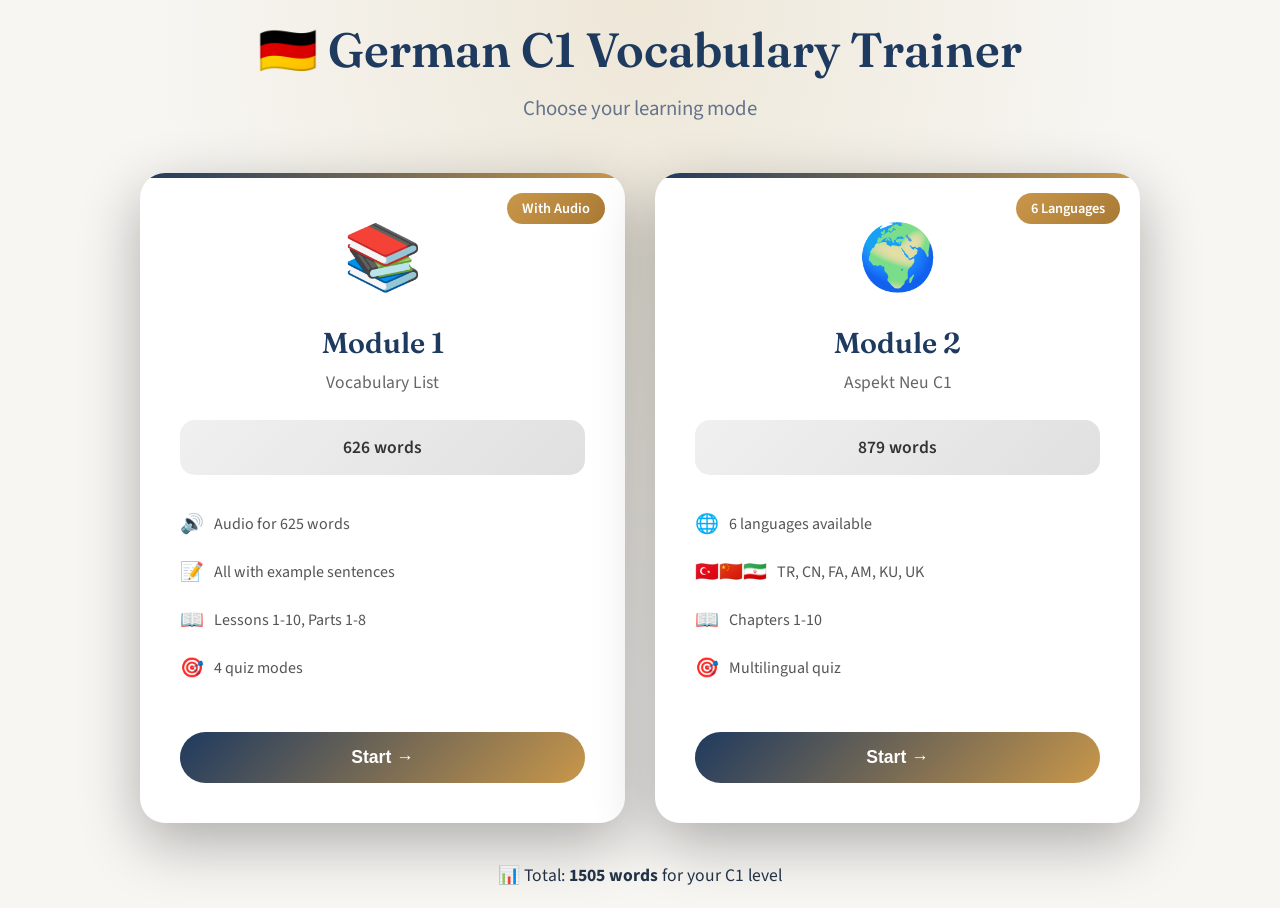
<file: apps/c1/index.html>
<!DOCTYPE html>
<html lang="de">
<head>
    <meta charset="UTF-8">
    <meta name="viewport" content="width=device-width, initial-scale=1.0">
    <title>German C1 Vocabulary Trainer - Module Selection</title>
    <link rel="preconnect" href="https://fonts.googleapis.com">
    <link rel="preconnect" href="https://fonts.gstatic.com" crossorigin>
    <link href="https://fonts.googleapis.com/css2?family=Fraunces:opsz,wght@9..144,400;9..144,500;9..144,600;9..144,700&family=Source+Sans+3:wght@400;500;600;700&display=swap" rel="stylesheet">
    <style>
        * {
            margin: 0;
            padding: 0;
            box-sizing: border-box;
        }

        :root {
            --primary: #1f3a5f;
            --primary-dark: #14263f;
            --secondary: #c9974a;
            --secondary-dark: #a97a35;
            --bg: #f7f6f3;
            --ink: #24344a;
            --muted: #64748b;
            --font-display: 'Fraunces', Georgia, serif;
            --font-body: 'Source Sans 3', -apple-system, BlinkMacSystemFont, 'Segoe UI', sans-serif;
        }

        body {
            font-family: var(--font-body);
            background: radial-gradient(ellipse at top, #eee7d8 0%, var(--bg) 55%);
            min-height: 100vh;
            display: flex;
            align-items: center;
            justify-content: center;
            padding: 20px;
        }

        .container {
            max-width: 1000px;
            width: 100%;
        }

        header {
            text-align: center;
            color: var(--ink);
            margin-bottom: 50px;
        }

        h1 {
            font-family: var(--font-display);
            font-weight: 600;
            font-size: 3rem;
            margin-bottom: 15px;
            color: var(--primary);
            animation: fadeInDown 0.8s ease;
        }

        .subtitle {
            font-size: 1.3rem;
            color: var(--muted);
            font-weight: 400;
        }

        @keyframes fadeInDown {
            from {
                opacity: 0;
                transform: translateY(-30px);
            }
            to {
                opacity: 1;
                transform: translateY(0);
            }
        }

        .modules {
            display: grid;
            grid-template-columns: repeat(auto-fit, minmax(300px, 1fr));
            gap: 30px;
            margin-top: 40px;
        }

        .module-card {
            background: white;
            border-radius: 25px;
            padding: 40px;
            box-shadow: 0 20px 60px rgba(0,0,0,0.3);
            transition: all 0.4s cubic-bezier(0.175, 0.885, 0.32, 1.275);
            cursor: pointer;
            text-align: center;
            position: relative;
            overflow: hidden;
            animation: fadeInUp 0.8s ease;
        }

        @keyframes fadeInUp {
            from {
                opacity: 0;
                transform: translateY(30px);
            }
            to {
                opacity: 1;
                transform: translateY(0);
            }
        }

        .module-card:hover {
            transform: translateY(-10px) scale(1.03);
            box-shadow: 0 30px 80px rgba(0,0,0,0.4);
        }

        .module-card::before {
            content: '';
            position: absolute;
            top: 0;
            left: 0;
            width: 100%;
            height: 5px;
            background: linear-gradient(90deg, var(--primary), var(--secondary));
        }

        .module-icon {
            font-size: 4rem;
            margin-bottom: 20px;
        }

        .module-title {
            font-family: var(--font-display);
            font-size: 1.8rem;
            font-weight: 600;
            color: var(--primary);
            margin-bottom: 10px;
        }

        .module-subtitle {
            font-size: 1.1rem;
            color: #666;
            margin-bottom: 25px;
        }

        .module-features {
            text-align: left;
            margin: 25px 0;
        }

        .feature {
            padding: 10px 0;
            color: #555;
            display: flex;
            align-items: center;
            gap: 10px;
        }

        .feature-icon {
            font-size: 1.2rem;
        }

        .module-stats {
            background: linear-gradient(135deg, #f0f0f0, #e0e0e0);
            padding: 15px;
            border-radius: 15px;
            margin: 20px 0;
        }

        .stat {
            font-size: 1.1rem;
            font-weight: 600;
            color: #333;
        }

        .module-btn {
            background: linear-gradient(135deg, var(--primary), var(--secondary));
            color: white;
            border: none;
            padding: 15px 40px;
            border-radius: 50px;
            font-size: 1.1rem;
            font-weight: 600;
            cursor: pointer;
            transition: all 0.3s;
            margin-top: 15px;
            width: 100%;
        }

        .module-btn:hover {
            transform: scale(1.05);
            box-shadow: 0 10px 30px rgba(31, 58, 95, 0.4);
        }

        .badge {
            position: absolute;
            top: 20px;
            right: 20px;
            background: linear-gradient(135deg, var(--secondary), var(--secondary-dark));
            color: white;
            padding: 5px 15px;
            border-radius: 20px;
            font-size: 0.9rem;
            font-weight: 600;
        }

        @media (max-width: 768px) {
            h1 {
                font-size: 2.2rem;
            }
            .modules {
                grid-template-columns: 1fr;
            }
        }
    </style>
</head>
<body>
    <div class="container">
        <header>
            <h1>🇩🇪 German C1 Vocabulary Trainer</h1>
            <p class="subtitle">Choose your learning mode</p>
        </header>

        <div class="modules">
            <!-- Module 1: Vokabelliste -->
            <div class="module-card" onclick="window.location.href='vokabelliste.html'">
                <span class="badge">With Audio</span>
                <div class="module-icon">📚</div>
                <h2 class="module-title">Module 1</h2>
                <p class="module-subtitle">Vocabulary List</p>

                <div class="module-stats">
                    <div class="stat">626 words</div>
                </div>

                <div class="module-features">
                    <div class="feature">
                        <span class="feature-icon">🔊</span>
                        <span>Audio for 625 words</span>
                    </div>
                    <div class="feature">
                        <span class="feature-icon">📝</span>
                        <span>All with example sentences</span>
                    </div>
                    <div class="feature">
                        <span class="feature-icon">📖</span>
                        <span>Lessons 1-10, Parts 1-8</span>
                    </div>
                    <div class="feature">
                        <span class="feature-icon">🎯</span>
                        <span>4 quiz modes</span>
                    </div>
                </div>

                <button class="module-btn">Start →</button>
            </div>

            <!-- Module 2: Aspekt Neu C1 -->
            <div class="module-card" onclick="window.location.href='aspekt-neu.html'">
                <span class="badge">6 Languages</span>
                <div class="module-icon">🌍</div>
                <h2 class="module-title">Module 2</h2>
                <p class="module-subtitle">Aspekt Neu C1</p>

                <div class="module-stats">
                    <div class="stat">879 words</div>
                </div>

                <div class="module-features">
                    <div class="feature">
                        <span class="feature-icon">🌐</span>
                        <span>6 languages available</span>
                    </div>
                    <div class="feature">
                        <span class="feature-icon">🇹🇷🇨🇳🇮🇷</span>
                        <span>TR, CN, FA, AM, KU, UK</span>
                    </div>
                    <div class="feature">
                        <span class="feature-icon">📖</span>
                        <span>Chapters 1-10</span>
                    </div>
                    <div class="feature">
                        <span class="feature-icon">🎯</span>
                        <span>Multilingual quiz</span>
                    </div>
                </div>

                <button class="module-btn">Start →</button>
            </div>
        </div>

        <div style="text-align: center; margin-top: 40px; color: var(--ink); font-size: 1.1rem;">
            <p>📊 Total: <strong>1505 words</strong> for your C1 level</p>
        </div>
    </div>
</body>
</html>
</file>
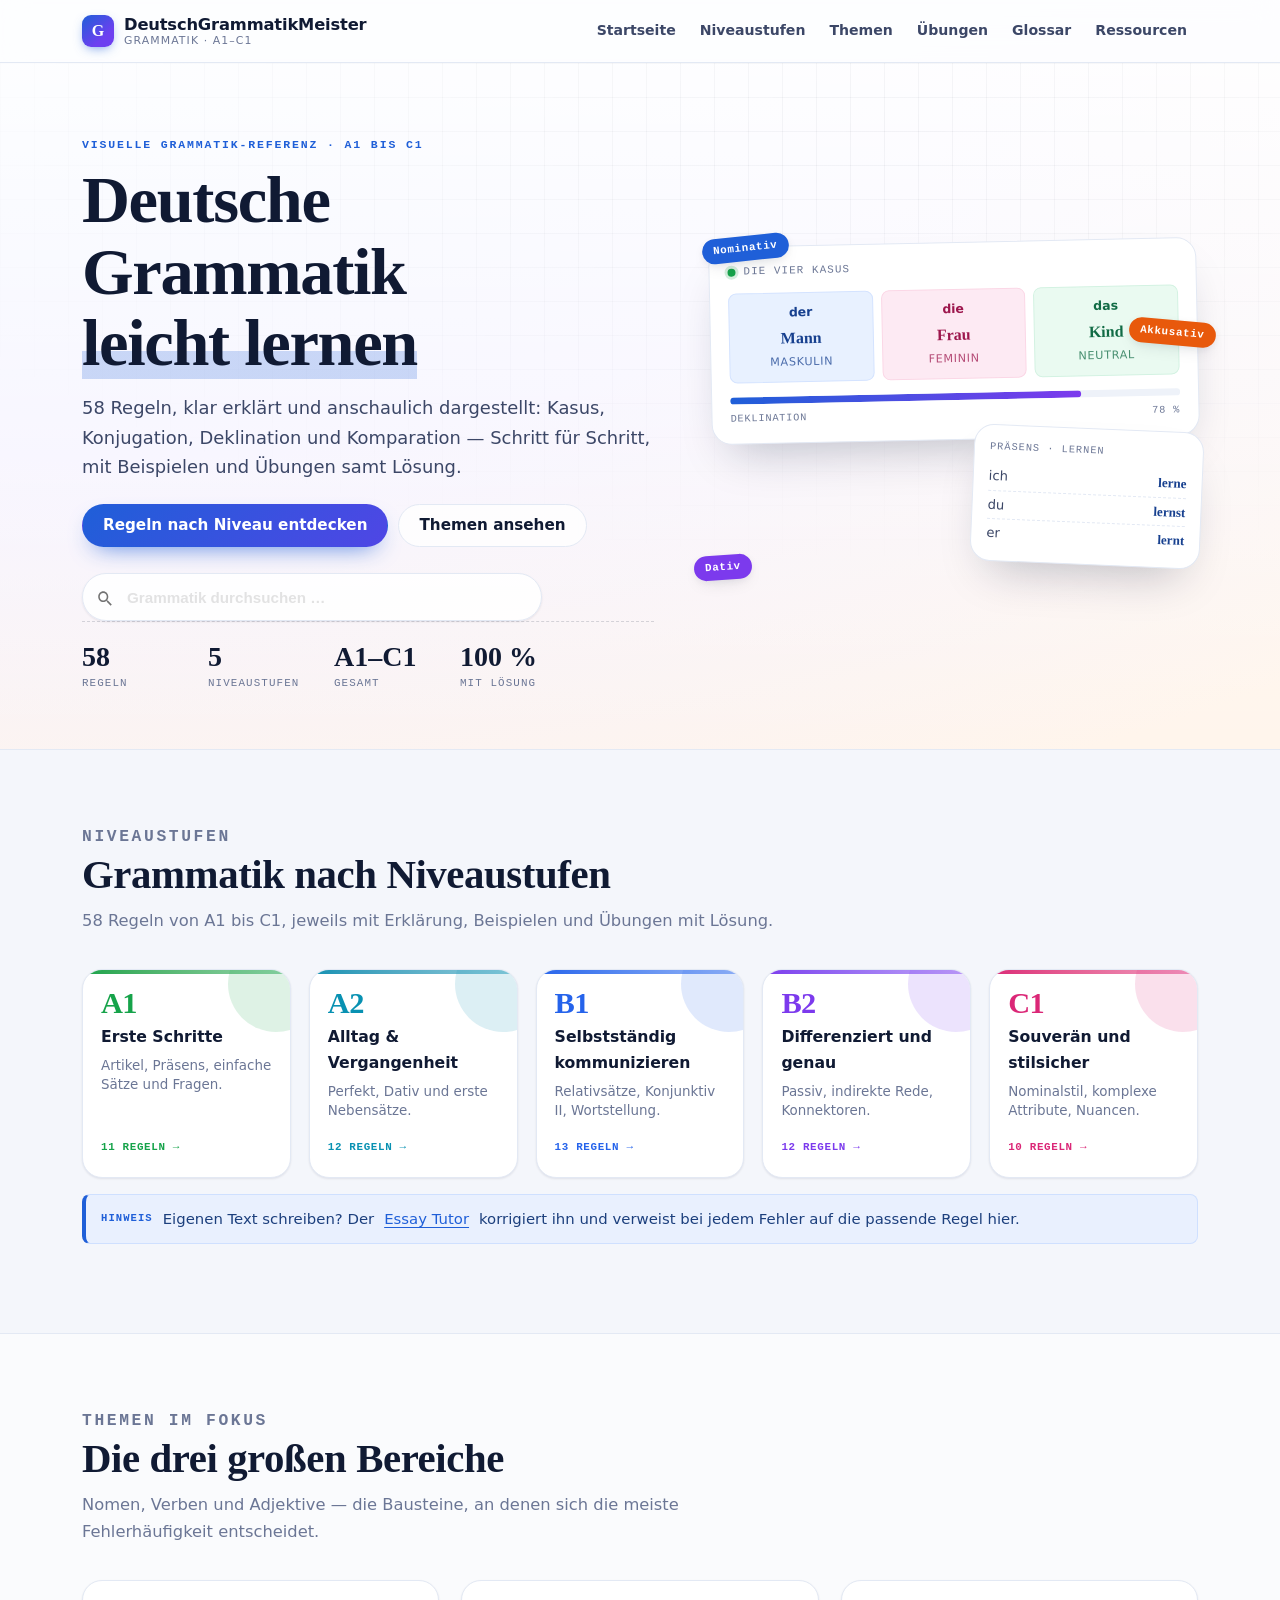
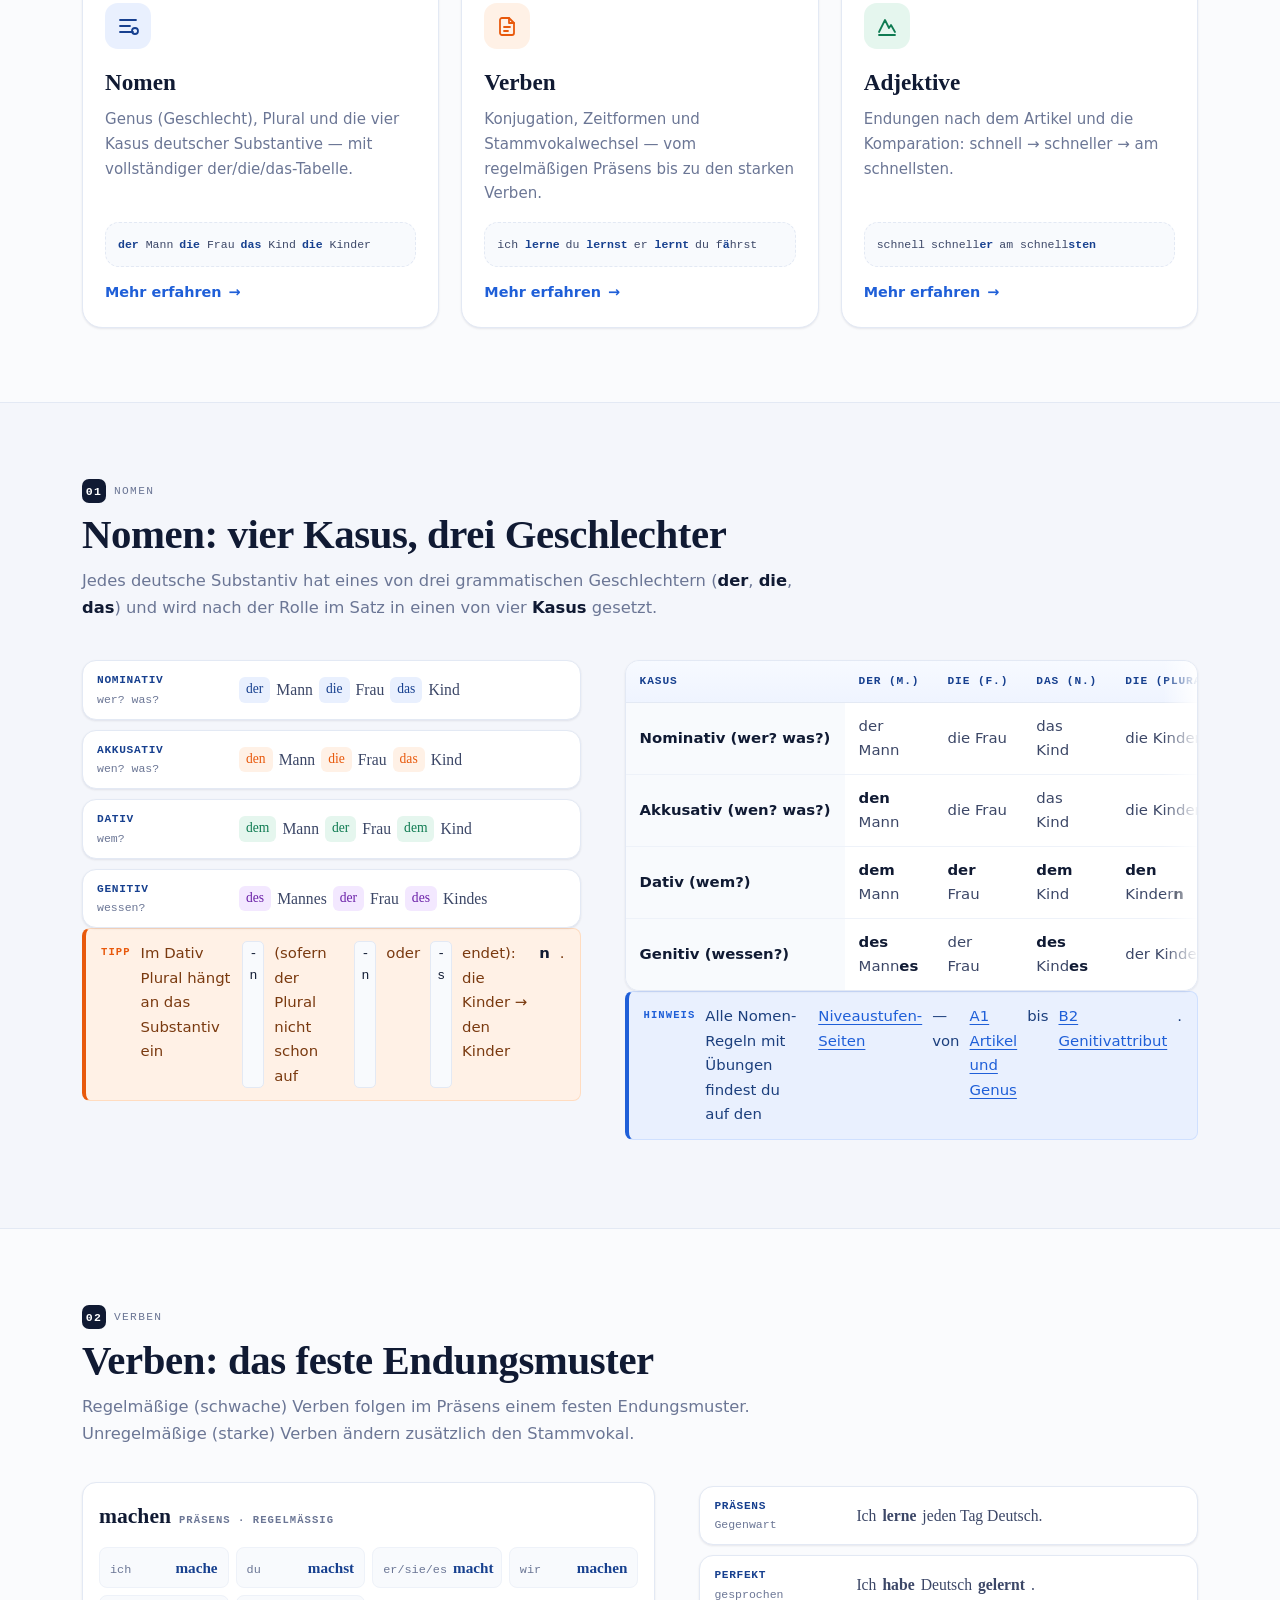
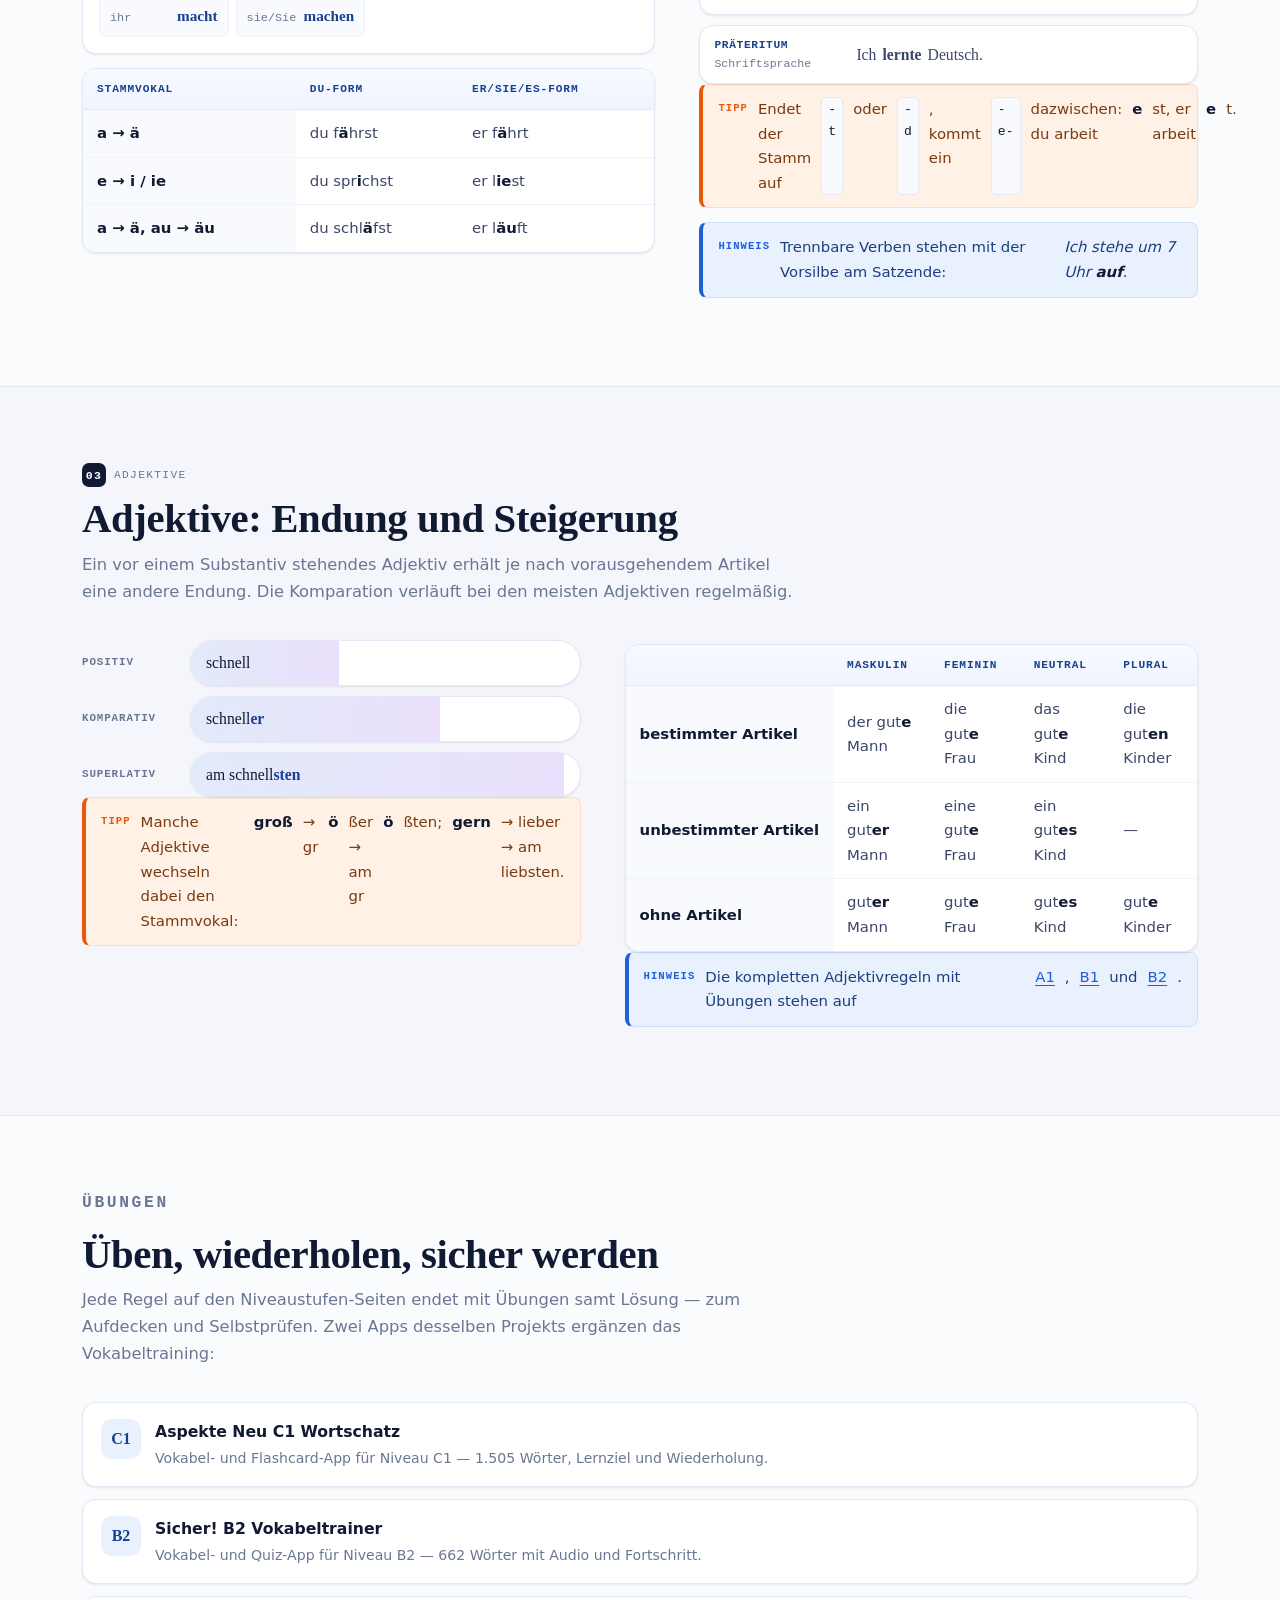
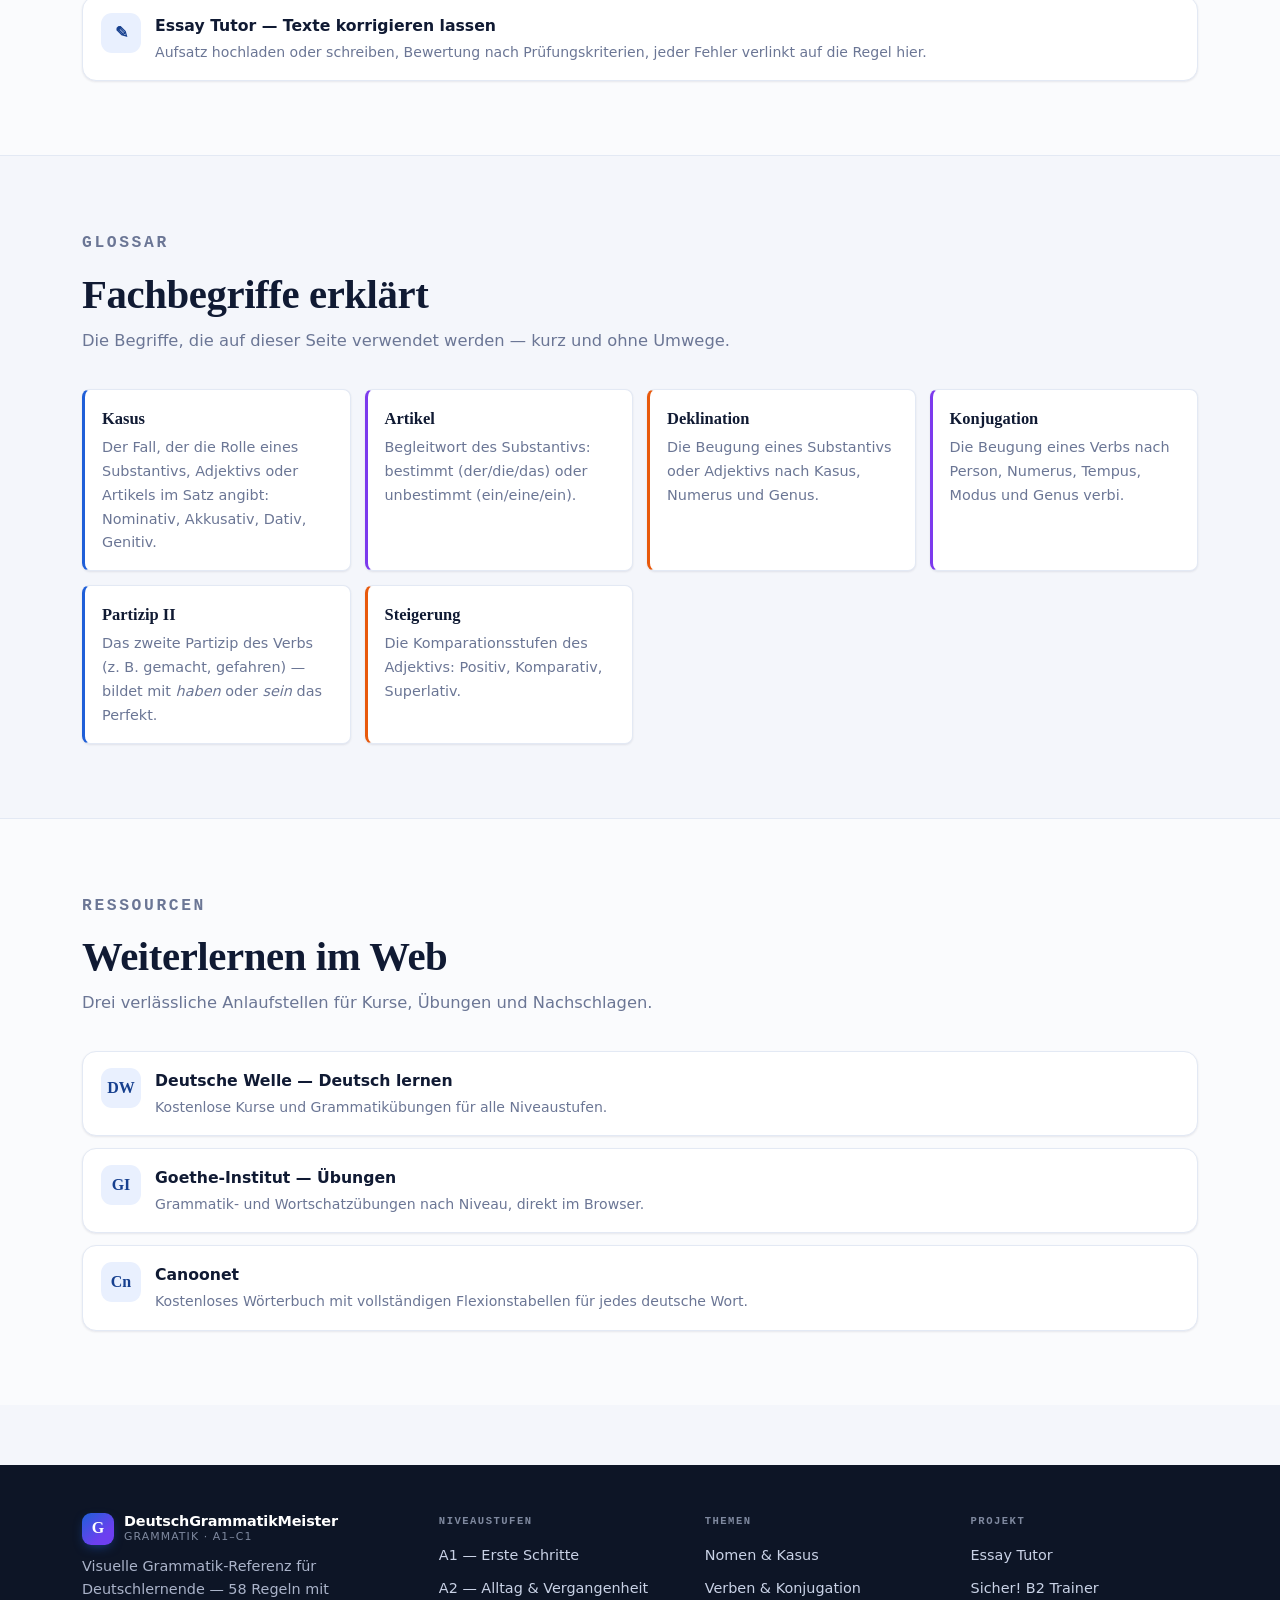
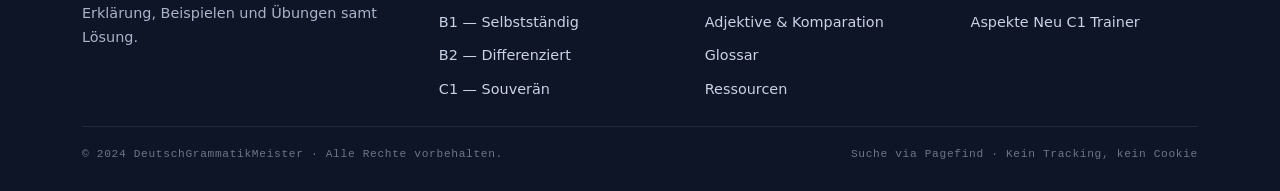
<file: apps/grammatik/index.html>
<!DOCTYPE html>
<html lang="de">
<head>
    <meta charset="UTF-8">
    <meta name="viewport" content="width=device-width, initial-scale=1.0">
    <title>DeutschGrammatikMeister — Deutsche Grammatik von A1 bis C1</title>
    <meta name="description" content="Visuelle Grammatik-Referenz für Deutsch: 58 Regeln von A1 bis C1 mit Erklärungen, Beispielen, Tabellen und Übungen mit Lösung.">
    <link rel="stylesheet" href="style.css">
    <link href="pagefind/pagefind-ui.css" rel="stylesheet">
    <style>#search{scroll-margin-top:80px}#search-box{max-width:460px;--pagefind-ui-font:inherit}</style>
</head>
<body>
    <header class="site-header">
        <div class="container">
            <a class="brand" href="#top">
                <span class="brand-mark" aria-hidden="true">G</span>
                <span class="brand-text">DeutschGrammatikMeister<small>Grammatik · A1–C1</small></span>
            </a>
            <nav class="site-nav" aria-label="Hauptnavigation">
                <ul>
                    <li><a href="#top">Startseite</a></li>
                    <li><a href="#niveaus">Niveaustufen</a></li>
                    <li><a href="#grammatik">Themen</a></li>
                    <li><a href="#uebungen">Übungen</a></li>
                    <li><a href="#glossar">Glossar</a></li>
                    <li><a href="#ressourcen">Ressourcen</a></li>
                </ul>
            </nav>
        </div>
    </header>

    <main id="top">
        <section class="hero">
            <div class="container">
                <div class="hero-copy">
                    <p class="eyebrow">Visuelle Grammatik-Referenz · A1 bis C1</p>
                    <h1 id="h-deutsche-grammatik-leicht-lernen">Deutsche Grammatik <span class="hl">leicht lernen</span></h1>
                    <p class="lede">58 Regeln, klar erklärt und anschaulich dargestellt: Kasus, Konjugation, Deklination und Komparation — Schritt für Schritt, mit Beispielen und Übungen samt Lösung.</p>
                    <div class="hero-cta">
                        <a class="btn btn-primary" href="#niveaus">Regeln nach Niveau entdecken</a>
                        <a class="btn btn-ghost" href="#grammatik">Themen ansehen</a>
                    </div>
                    <div class="hero-search" id="search" data-pagefind-ignore>
                        <div id="search-box"></div>
                    </div>
                    <dl class="hero-stats" data-pagefind-ignore>
                        <div><dt>58</dt><dd>Regeln</dd></div>
                        <div><dt>5</dt><dd>Niveaustufen</dd></div>
                        <div><dt>A1–C1</dt><dd>Gesamt</dd></div>
                        <div><dt>100 %</dt><dd>Mit Lösung</dd></div>
                    </dl>
                </div>

                <div class="hero-art" aria-hidden="true" data-pagefind-ignore>
                    <div class="art-card art-main">
                        <div class="art-head"><span class="dot"></span> Die vier Kasus</div>
                        <div class="art-grid">
                            <span class="art-chip m">der<b>Mann</b><span>maskulin</span></span>
                            <span class="art-chip f">die<b>Frau</b><span>feminin</span></span>
                            <span class="art-chip n">das<b>Kind</b><span>neutral</span></span>
                        </div>
                        <div class="art-meter">
                            <div class="track"><i style="--w:78%"></i></div>
                            <div class="lbl"><span>Deklination</span><span>78 %</span></div>
                        </div>
                    </div>
                    <div class="art-card art-side">
                        <div class="t">Präsens · lernen</div>
                        <ul>
                            <li>ich <em>lerne</em></li>
                            <li>du <em>lernst</em></li>
                            <li>er <em>lernt</em></li>
                        </ul>
                    </div>
                    <div class="art-pills">
                        <span class="art-pill p1">Nominativ</span>
                        <span class="art-pill p2">Akkusativ</span>
                        <span class="art-pill p3">Dativ</span>
                    </div>
                </div>
            </div>
        </section>

        <section class="section" id="niveaus">
            <div class="container">
                <div class="section-head">
                    <p class="eyebrow">Niveaustufen</p>
                    <h2 id="h-niveaustufen">Grammatik nach Niveaustufen</h2>
                    <p>58 Regeln von A1 bis C1, jeweils mit Erklärung, Beispielen und Übungen mit Lösung.</p>
                </div>
                <div class="levels">
                    <a class="level-card lv-a1" href="a1.html">
                        <span class="badge">A1</span>
                        <span class="lv-title">Erste Schritte</span>
                        <span class="lv-sub">Artikel, Präsens, einfache Sätze und Fragen.</span>
                        <span class="lv-meta">11 Regeln →</span>
                    </a>
                    <a class="level-card lv-a2" href="a2.html">
                        <span class="badge">A2</span>
                        <span class="lv-title">Alltag &amp; Vergangenheit</span>
                        <span class="lv-sub">Perfekt, Dativ und erste Nebensätze.</span>
                        <span class="lv-meta">12 Regeln →</span>
                    </a>
                    <a class="level-card lv-b1" href="b1.html">
                        <span class="badge">B1</span>
                        <span class="lv-title">Selbstständig kommunizieren</span>
                        <span class="lv-sub">Relativsätze, Konjunktiv II, Wortstellung.</span>
                        <span class="lv-meta">13 Regeln →</span>
                    </a>
                    <a class="level-card lv-b2" href="b2.html">
                        <span class="badge">B2</span>
                        <span class="lv-title">Differenziert und genau</span>
                        <span class="lv-sub">Passiv, indirekte Rede, Konnektoren.</span>
                        <span class="lv-meta">12 Regeln →</span>
                    </a>
                    <a class="level-card lv-c1" href="c1.html">
                        <span class="badge">C1</span>
                        <span class="lv-title">Souverän und stilsicher</span>
                        <span class="lv-sub">Nominalstil, komplexe Attribute, Nuancen.</span>
                        <span class="lv-meta">10 Regeln →</span>
                    </a>
                </div>
                <p class="hint info">Eigenen Text schreiben? Der <a href="https://my-essay-tutor.onrender.com/ui/">Essay Tutor</a> korrigiert ihn und verweist bei jedem Fehler auf die passende Regel hier.</p>
            </div>
        </section>

        <section class="section alt" id="grammatik">
            <div class="container">
                <div class="section-head">
                    <p class="eyebrow">Themen im Fokus</p>
                    <h2 id="h-themen-im-fokus">Die drei großen Bereiche</h2>
                    <p>Nomen, Verben und Adjektive — die Bausteine, an denen sich die meiste Fehlerhäufigkeit entscheidet.</p>
                </div>
                <div class="topics">
                    <article class="topic">
                        <span class="ico" aria-hidden="true">
                            <svg width="24" height="24" viewBox="0 0 24 24" fill="none" stroke="currentColor" stroke-width="1.8" stroke-linecap="round" stroke-linejoin="round"><path d="M4 6h16M4 12h10M4 18h13"/><circle cx="19" cy="17" r="3"/></svg>
                        </span>
                        <h3 id="h-topic-nomen">Nomen</h3>
                        <p>Genus (Geschlecht), Plural und die vier Kasus deutscher Substantive — mit vollständiger der/die/das-Tabelle.</p>
                        <div class="preview" aria-hidden="true">
                            <span><i>der</i> Mann</span><span><i>die</i> Frau</span><span><i>das</i> Kind</span>
                            <span><i>die</i> Kinder</span>
                        </div>
                        <a class="more" href="#nomen">Mehr erfahren <span class="arw" aria-hidden="true">→</span></a>
                    </article>
                    <article class="topic">
                        <span class="ico" aria-hidden="true">
                            <svg width="24" height="24" viewBox="0 0 24 24" fill="none" stroke="currentColor" stroke-width="1.8" stroke-linecap="round" stroke-linejoin="round"><path d="M5 19V6a2 2 0 0 1 2-2h7l5 5v10a2 2 0 0 1-2 2H7a2 2 0 0 1-2-2Z"/><path d="M14 4v5h5"/><path d="M9 13h6M9 17h4"/></svg>
                        </span>
                        <h3 id="h-topic-verben">Verben</h3>
                        <p>Konjugation, Zeitformen und Stammvokalwechsel — vom regelmäßigen Präsens bis zu den starken Verben.</p>
                        <div class="preview" aria-hidden="true">
                            <span>ich <i>lerne</i></span><span>du <i>lernst</i></span><span>er <i>lernt</i></span>
                            <span>du f<i>ä</i>hrst</span>
                        </div>
                        <a class="more" href="#verben">Mehr erfahren <span class="arw" aria-hidden="true">→</span></a>
                    </article>
                    <article class="topic">
                        <span class="ico" aria-hidden="true">
                            <svg width="24" height="24" viewBox="0 0 24 24" fill="none" stroke="currentColor" stroke-width="1.8" stroke-linecap="round" stroke-linejoin="round"><path d="M4 18 10 6l4 8 2-3 4 7"/><path d="M4 21h16"/></svg>
                        </span>
                        <h3 id="h-topic-adjektive">Adjektive</h3>
                        <p>Endungen nach dem Artikel und die Komparation: schnell → schneller → am schnellsten.</p>
                        <div class="preview" aria-hidden="true">
                            <span>schnell</span><span>schnell<i>er</i></span><span>am schnell<i>sten</i></span>
                        </div>
                        <a class="more" href="#adjektive">Mehr erfahren <span class="arw" aria-hidden="true">→</span></a>
                    </article>
                </div>
            </div>
        </section>

        <section class="section detail" id="nomen">
            <div class="container">
                <div class="section-head">
                    <span class="num-tag"><b>01</b> Nomen</span>
                    <h2 id="h-nomen">Nomen: vier Kasus, drei Geschlechter</h2>
                    <p>Jedes deutsche Substantiv hat eines von drei grammatischen Geschlechtern (<strong>der</strong>, <strong>die</strong>, <strong>das</strong>) und wird nach der Rolle im Satz in einen von vier <strong>Kasus</strong> gesetzt.</p>
                </div>
                <div class="detail-grid">
                    <div>
                        <div class="case-flow" data-pagefind-ignore>
                            <div class="case-row">
                                <div class="k">Nominativ <span>wer? was?</span></div>
                                <div class="v"><span class="art">der</span> Mann <span class="art">die</span> Frau <span class="art">das</span> Kind</div>
                            </div>
                            <div class="case-row">
                                <div class="k">Akkusativ <span>wen? was?</span></div>
                                <div class="v"><span class="art">den</span> Mann <span class="art">die</span> Frau <span class="art">das</span> Kind</div>
                            </div>
                            <div class="case-row">
                                <div class="k">Dativ <span>wem?</span></div>
                                <div class="v"><span class="art">dem</span> Mann <span class="art">der</span> Frau <span class="art">dem</span> Kind</div>
                            </div>
                            <div class="case-row">
                                <div class="k">Genitiv <span>wessen?</span></div>
                                <div class="v"><span class="art">des</span> Mannes <span class="art">der</span> Frau <span class="art">des</span> Kindes</div>
                            </div>
                        </div>
                        <p class="hint">Im Dativ Plural hängt an das Substantiv ein <code>-n</code> (sofern der Plural nicht schon auf <code>-n</code> oder <code>-s</code> endet): die Kinder → den Kinder<strong>n</strong>.</p>
                    </div>
                    <div>
                        <div class="table-wrap">
                            <table>
                                <thead>
                                    <tr><th scope="col">Kasus</th><th scope="col">der (m.)</th><th scope="col">die (f.)</th><th scope="col">das (n.)</th><th scope="col">die (Plural)</th></tr>
                                </thead>
                                <tbody>
                                    <tr><th scope="row">Nominativ (wer? was?)</th><td>der Mann</td><td>die Frau</td><td>das Kind</td><td>die Kinder</td></tr>
                                    <tr><th scope="row">Akkusativ (wen? was?)</th><td><strong>den</strong> Mann</td><td>die Frau</td><td>das Kind</td><td>die Kinder</td></tr>
                                    <tr><th scope="row">Dativ (wem?)</th><td><strong>dem</strong> Mann</td><td><strong>der</strong> Frau</td><td><strong>dem</strong> Kind</td><td><strong>den</strong> Kinder<strong>n</strong></td></tr>
                                    <tr><th scope="row">Genitiv (wessen?)</th><td><strong>des</strong> Mann<strong>es</strong></td><td>der Frau</td><td><strong>des</strong> Kind<strong>es</strong></td><td>der Kinder</td></tr>
                                </tbody>
                            </table>
                        </div>
                        <p class="hint info">Alle Nomen-Regeln mit Übungen findest du auf den <a href="#niveaus">Niveaustufen-Seiten</a> — von <a href="a1.html">A1 Artikel und Genus</a> bis <a href="b2.html">B2 Genitivattribut</a>.</p>
                    </div>
                </div>
            </div>
        </section>

        <section class="section alt detail" id="verben">
            <div class="container">
                <div class="section-head">
                    <span class="num-tag"><b>02</b> Verben</span>
                    <h2 id="h-verben">Verben: das feste Endungsmuster</h2>
                    <p>Regelmäßige (schwache) Verben folgen im Präsens einem festen Endungsmuster. Unregelmäßige (starke) Verben ändern zusätzlich den Stammvokal.</p>
                </div>
                <div class="detail-grid rev">
                    <div>
                        <div class="conj" data-pagefind-ignore>
                            <div class="verb">machen <small>Präsens · regelmäßig</small></div>
                            <ul>
                                <li><span class="p">ich</span><b>mache</b></li>
                                <li><span class="p">du</span><b>machst</b></li>
                                <li><span class="p">er/sie/es</span><b>macht</b></li>
                                <li><span class="p">wir</span><b>machen</b></li>
                                <li><span class="p">ihr</span><b>macht</b></li>
                                <li><span class="p">sie/Sie</span><b>machen</b></li>
                            </ul>
                        </div>
                        <div class="table-wrap" style="margin-top:14px">
                            <table>
                                <thead>
                                    <tr><th scope="col">Stammvokal</th><th scope="col">du-Form</th><th scope="col">er/sie/es-Form</th></tr>
                                </thead>
                                <tbody>
                                    <tr><th scope="row">a → ä</th><td>du f<strong>ä</strong>hrst</td><td>er f<strong>ä</strong>hrt</td></tr>
                                    <tr><th scope="row">e → i / ie</th><td>du spr<strong>i</strong>chst</td><td>er l<strong>ie</strong>st</td></tr>
                                    <tr><th scope="row">a → ä, au → äu</th><td>du schl<strong>ä</strong>fst</td><td>er l<strong>äu</strong>ft</td></tr>
                                </tbody>
                            </table>
                        </div>
                    </div>
                    <div>
                        <div class="case-flow" data-pagefind-ignore>
                            <div class="case-row">
                                <div class="k">Präsens <span>Gegenwart</span></div>
                                <div class="v">Ich <b>lerne</b> jeden Tag Deutsch.</div>
                            </div>
                            <div class="case-row">
                                <div class="k">Perfekt <span>gesprochen</span></div>
                                <div class="v">Ich <b>habe</b> Deutsch <b>gelernt</b>.</div>
                            </div>
                            <div class="case-row">
                                <div class="k">Präteritum <span>Schriftsprache</span></div>
                                <div class="v">Ich <b>lernte</b> Deutsch.</div>
                            </div>
                        </div>
                        <p class="hint">Endet der Stamm auf <code>-t</code> oder <code>-d</code>, kommt ein <code>-e-</code> dazwischen: du arbeit<strong>e</strong>st, er arbeit<strong>e</strong>t.</p>
                        <p class="hint info">Trennbare Verben stehen mit der Vorsilbe am Satzende: <em>Ich stehe um 7 Uhr <strong>auf</strong>.</em></p>
                    </div>
                </div>
            </div>
        </section>

        <section class="section detail" id="adjektive">
            <div class="container">
                <div class="section-head">
                    <span class="num-tag"><b>03</b> Adjektive</span>
                    <h2 id="h-adjektive">Adjektive: Endung und Steigerung</h2>
                    <p>Ein vor einem Substantiv stehendes Adjektiv erhält je nach vorausgehendem Artikel eine andere Endung. Die Komparation verläuft bei den meisten Adjektiven regelmäßig.</p>
                </div>
                <div class="detail-grid">
                    <div>
                        <div class="ladder" data-pagefind-ignore>
                            <div class="ladder-row">
                                <span class="stage">Positiv</span>
                                <div class="ladder-bar" style="--w:38%"><span>schnell</span></div>
                            </div>
                            <div class="ladder-row">
                                <span class="stage">Komparativ</span>
                                <div class="ladder-bar" style="--w:64%"><span>schnell<b>er</b></span></div>
                            </div>
                            <div class="ladder-row">
                                <span class="stage">Superlativ</span>
                                <div class="ladder-bar" style="--w:96%"><span>am schnell<b>sten</b></span></div>
                            </div>
                        </div>
                        <p class="hint">Manche Adjektive wechseln dabei den Stammvokal: <strong>groß</strong> → gr<strong>ö</strong>ßer → am gr<strong>ö</strong>ßten; <strong>gern</strong> → lieber → am liebsten.</p>
                    </div>
                    <div>
                        <div class="table-wrap">
                            <table>
                                <thead>
                                    <tr><th scope="col"></th><th scope="col">maskulin</th><th scope="col">feminin</th><th scope="col">neutral</th><th scope="col">Plural</th></tr>
                                </thead>
                                <tbody>
                                    <tr><th scope="row">bestimmter Artikel</th><td>der gut<strong>e</strong> Mann</td><td>die gut<strong>e</strong> Frau</td><td>das gut<strong>e</strong> Kind</td><td>die gut<strong>en</strong> Kinder</td></tr>
                                    <tr><th scope="row">unbestimmter Artikel</th><td>ein gut<strong>er</strong> Mann</td><td>eine gut<strong>e</strong> Frau</td><td>ein gut<strong>es</strong> Kind</td><td>—</td></tr>
                                    <tr><th scope="row">ohne Artikel</th><td>gut<strong>er</strong> Mann</td><td>gut<strong>e</strong> Frau</td><td>gut<strong>es</strong> Kind</td><td>gut<strong>e</strong> Kinder</td></tr>
                                </tbody>
                            </table>
                        </div>
                        <p class="hint info">Die kompletten Adjektivregeln mit Übungen stehen auf <a href="a1.html">A1</a>, <a href="b1.html">B1</a> und <a href="b2.html">B2</a>.</p>
                    </div>
                </div>
            </div>
        </section>

        <section class="section alt detail" id="uebungen">
            <div class="container">
                <div class="section-head">
                    <p class="eyebrow">Übungen</p>
                    <h2 id="h-uebungen">Üben, wiederholen, sicher werden</h2>
                    <p>Jede Regel auf den Niveaustufen-Seiten endet mit Übungen samt Lösung — zum Aufdecken und Selbstprüfen. Zwei Apps desselben Projekts ergänzen das Vokabeltraining:</p>
                </div>
                <ul class="link-list">
                    <li><a class="link-card" href="https://github.com/Kutlu24/Aspekte-Neu-C1-Wortschatz" target="_blank" rel="noopener">
                        <span class="tile" aria-hidden="true">C1</span>
                        <span><span class="t">Aspekte Neu C1 Wortschatz</span><span class="d">Vokabel- und Flashcard-App für Niveau C1 — 1.505 Wörter, Lernziel und Wiederholung.</span></span>
                    </a></li>
                    <li><a class="link-card" href="https://github.com/Kutlu24/HEY-Bist-Du-Sicher-B2" target="_blank" rel="noopener">
                        <span class="tile" aria-hidden="true">B2</span>
                        <span><span class="t">Sicher! B2 Vokabeltrainer</span><span class="d">Vokabel- und Quiz-App für Niveau B2 — 662 Wörter mit Audio und Fortschritt.</span></span>
                    </a></li>
                    <li><a class="link-card" href="https://my-essay-tutor.onrender.com/ui/">
                        <span class="tile" aria-hidden="true">✎</span>
                        <span><span class="t">Essay Tutor — Texte korrigieren lassen</span><span class="d">Aufsatz hochladen oder schreiben, Bewertung nach Prüfungskriterien, jeder Fehler verlinkt auf die Regel hier.</span></span>
                    </a></li>
                </ul>
            </div>
        </section>

        <section class="section detail" id="glossar">
            <div class="container">
                <div class="section-head">
                    <p class="eyebrow">Glossar</p>
                    <h2 id="h-glossar">Fachbegriffe erklärt</h2>
                    <p>Die Begriffe, die auf dieser Seite verwendet werden — kurz und ohne Umwege.</p>
                </div>
                <dl class="glossary">
                    <div><dt>Kasus</dt><dd>Der Fall, der die Rolle eines Substantivs, Adjektivs oder Artikels im Satz angibt: Nominativ, Akkusativ, Dativ, Genitiv.</dd></div>
                    <div><dt>Artikel</dt><dd>Begleitwort des Substantivs: bestimmt (der/die/das) oder unbestimmt (ein/eine/ein).</dd></div>
                    <div><dt>Deklination</dt><dd>Die Beugung eines Substantivs oder Adjektivs nach Kasus, Numerus und Genus.</dd></div>
                    <div><dt>Konjugation</dt><dd>Die Beugung eines Verbs nach Person, Numerus, Tempus, Modus und Genus verbi.</dd></div>
                    <div><dt>Partizip II</dt><dd>Das zweite Partizip des Verbs (z. B. gemacht, gefahren) — bildet mit <em>haben</em> oder <em>sein</em> das Perfekt.</dd></div>
                    <div><dt>Steigerung</dt><dd>Die Komparationsstufen des Adjektivs: Positiv, Komparativ, Superlativ.</dd></div>
                </dl>
            </div>
        </section>

        <section class="section alt detail" id="ressourcen">
            <div class="container">
                <div class="section-head">
                    <p class="eyebrow">Ressourcen</p>
                    <h2 id="h-ressourcen">Weiterlernen im Web</h2>
                    <p>Drei verlässliche Anlaufstellen für Kurse, Übungen und Nachschlagen.</p>
                </div>
                <ul class="link-list">
                    <li><a class="link-card" href="https://learngerman.dw.com/de/overview" target="_blank" rel="noopener">
                        <span class="tile" aria-hidden="true">DW</span>
                        <span><span class="t">Deutsche Welle — Deutsch lernen</span><span class="d">Kostenlose Kurse und Grammatikübungen für alle Niveaustufen.</span></span>
                    </a></li>
                    <li><a class="link-card" href="https://www.goethe.de/de/spr/ueb.html" target="_blank" rel="noopener">
                        <span class="tile" aria-hidden="true">GI</span>
                        <span><span class="t">Goethe-Institut — Übungen</span><span class="d">Grammatik- und Wortschatzübungen nach Niveau, direkt im Browser.</span></span>
                    </a></li>
                    <li><a class="link-card" href="https://canoo.net/" target="_blank" rel="noopener">
                        <span class="tile" aria-hidden="true">Cn</span>
                        <span><span class="t">Canoonet</span><span class="d">Kostenloses Wörterbuch mit vollständigen Flexionstabellen für jedes deutsche Wort.</span></span>
                    </a></li>
                </ul>
            </div>
        </section>
    </main>

    <footer class="site-footer">
        <div class="container">
            <div class="cols">
                <div>
                    <a class="brand" href="#top">
                        <span class="brand-mark" aria-hidden="true">G</span>
                        <span class="brand-text">DeutschGrammatikMeister<small>Grammatik · A1–C1</small></span>
                    </a>
                    <p>Visuelle Grammatik-Referenz für Deutschlernende — 58 Regeln mit Erklärung, Beispielen und Übungen samt Lösung.</p>
                </div>
                <div>
                    <h4>Niveaustufen</h4>
                    <ul>
                        <li><a href="a1.html">A1 — Erste Schritte</a></li>
                        <li><a href="a2.html">A2 — Alltag &amp; Vergangenheit</a></li>
                        <li><a href="b1.html">B1 — Selbstständig</a></li>
                        <li><a href="b2.html">B2 — Differenziert</a></li>
                        <li><a href="c1.html">C1 — Souverän</a></li>
                    </ul>
                </div>
                <div>
                    <h4>Themen</h4>
                    <ul>
                        <li><a href="#nomen">Nomen &amp; Kasus</a></li>
                        <li><a href="#verben">Verben &amp; Konjugation</a></li>
                        <li><a href="#adjektive">Adjektive &amp; Komparation</a></li>
                        <li><a href="#glossar">Glossar</a></li>
                        <li><a href="#ressourcen">Ressourcen</a></li>
                    </ul>
                </div>
                <div>
                    <h4>Projekt</h4>
                    <ul>
                        <li><a href="https://my-essay-tutor.onrender.com/ui/">Essay Tutor</a></li>
                        <li><a href="https://github.com/Kutlu24/HEY-Bist-Du-Sicher-B2">Sicher! B2 Trainer</a></li>
                        <li><a href="https://github.com/Kutlu24/Aspekte-Neu-C1-Wortschatz">Aspekte Neu C1 Trainer</a></li>
                    </ul>
                </div>
            </div>
            <div class="bottom">
                <span>© 2024 DeutschGrammatikMeister · Alle Rechte vorbehalten.</span>
                <span>Suche via Pagefind · Kein Tracking, kein Cookie</span>
            </div>
        </div>
    </footer>

    <script src="pagefind/pagefind-ui.js"></script>
    <script>
        window.addEventListener('DOMContentLoaded', function () {
            if (window.PagefindUI) new PagefindUI({ element: '#search-box', showSubResults: true, resetStyles: false,
                translations: { placeholder: 'Grammatik durchsuchen …', zero_results: 'Keine Treffer für [SEARCH_TERM]' } });
        });
        // mark horizontally scrollable tables so the edge fade only shows when needed
        document.querySelectorAll('.table-wrap').forEach(function (w) {
            var sync = function () { w.classList.toggle('scrollable', w.scrollWidth - w.clientWidth > 4); };
            sync(); w.addEventListener('scroll', sync, { passive: true }); window.addEventListener('resize', sync);
        });
    </script>
</body>
</html>
</file>
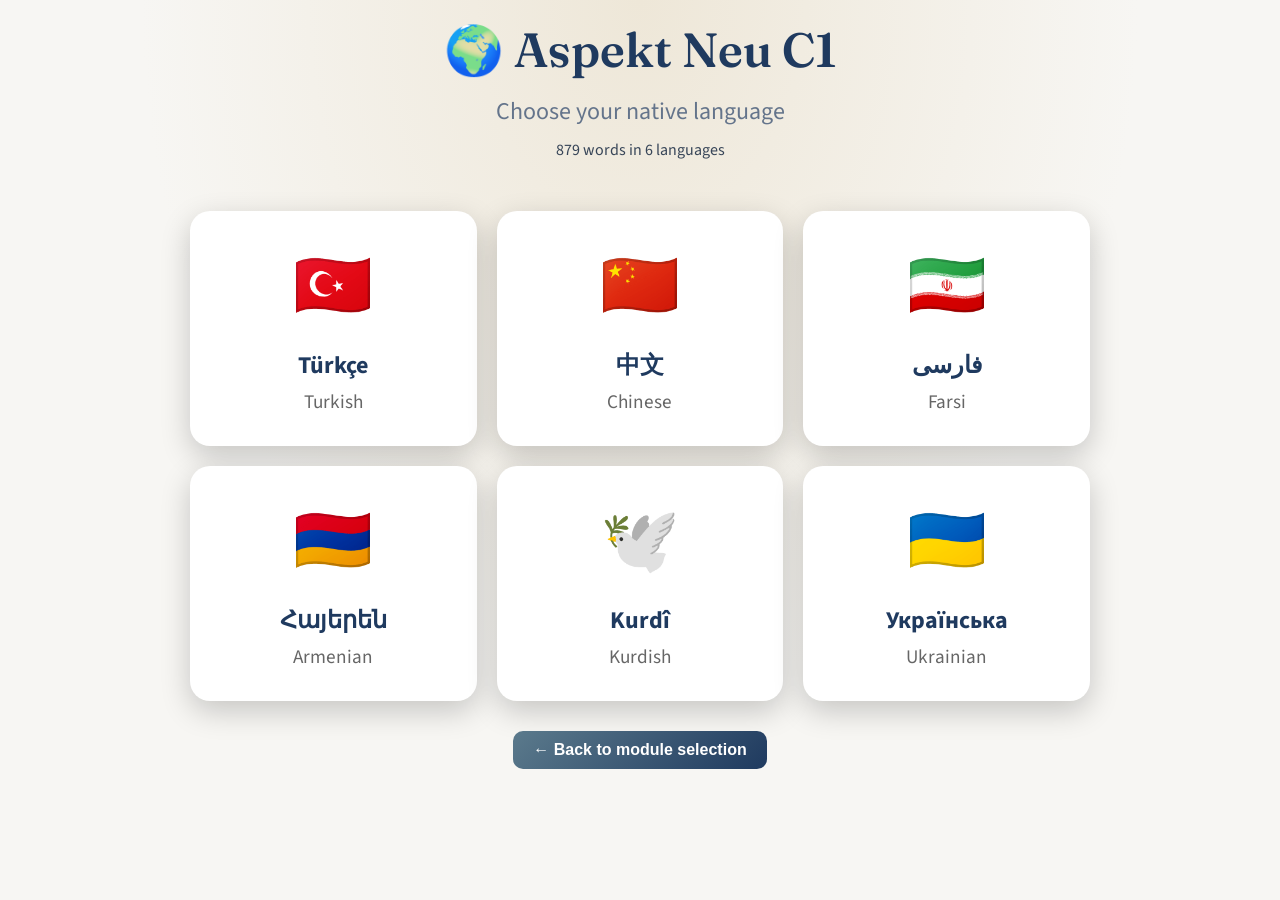
<file: apps/c1/aspekt-neu.html>
<!DOCTYPE html>
<html lang="de">
<head>
    <meta charset="UTF-8">
    <meta name="viewport" content="width=device-width, initial-scale=1.0">
    <title>Aspekt Neu C1 - Multilingual Vocabulary Trainer</title>
    <link rel="preconnect" href="https://fonts.googleapis.com">
    <link rel="preconnect" href="https://fonts.gstatic.com" crossorigin>
    <link href="https://fonts.googleapis.com/css2?family=Fraunces:opsz,wght@9..144,400;9..144,500;9..144,600;9..144,700&family=Source+Sans+3:wght@400;500;600;700&display=swap" rel="stylesheet">
    <style>
        * {
            margin: 0;
            padding: 0;
            box-sizing: border-box;
        }

        :root {
            --primary: #1f3a5f;
            --primary-dark: #14263f;
            --secondary: #c9974a;
            --secondary-dark: #a97a35;
            --success: #4ade80;
            --warning: #fbbf24;
            --danger: #f87171;
            --info: #5b7a8c;
            --bg: #f7f6f3;
            --ink: #24344a;
            --muted: #64748b;
            --font-display: 'Fraunces', Georgia, serif;
            --font-body: 'Source Sans 3', -apple-system, BlinkMacSystemFont, 'Segoe UI', sans-serif;
        }

        body {
            font-family: var(--font-body);
            background: radial-gradient(ellipse at top, #eee7d8 0%, var(--bg) 55%);
            min-height: 100vh;
            padding: 20px;
            color: var(--ink);
        }

        .container {
            max-width: 1100px;
            margin: 0 auto;
        }

        /* Dil Seçim Ekranı */
        .language-selection {
            display: flex;
            flex-direction: column;
            align-items: center;
            justify-content: center;
            min-height: 80vh;
        }

        .lang-header {
            text-align: center;
            color: var(--ink);
            margin-bottom: 50px;
        }

        .lang-header h1 {
            font-family: var(--font-display);
            font-weight: 600;
            font-size: 3rem;
            margin-bottom: 15px;
            color: var(--primary);
        }

        .lang-subtitle {
            font-size: 1.5rem;
            color: var(--muted);
        }

        .language-grid {
            display: grid;
            grid-template-columns: repeat(auto-fit, minmax(250px, 1fr));
            gap: 20px;
            max-width: 900px;
            width: 100%;
        }

        .lang-card {
            background: white;
            padding: 30px;
            border-radius: 20px;
            cursor: pointer;
            transition: all 0.3s;
            text-align: center;
            box-shadow: 0 10px 30px rgba(0,0,0,0.2);
        }

        .lang-card:hover {
            transform: translateY(-10px) scale(1.05);
            box-shadow: 0 20px 50px rgba(0,0,0,0.3);
        }

        .lang-flag {
            font-size: 4rem;
            margin-bottom: 15px;
        }

        .lang-name {
            font-size: 1.5rem;
            font-weight: 700;
            color: var(--primary);
            margin-bottom: 5px;
        }

        .lang-native {
            font-size: 1.2rem;
            color: #666;
        }

        /* Ana Uygulama */
        .main-app {
            display: none;
        }

        header {
            text-align: center;
            color: var(--ink);
            margin-bottom: 30px;
        }

        h1 {
            font-family: var(--font-display);
            font-weight: 600;
            font-size: 2.5rem;
            margin-bottom: 10px;
            color: var(--primary);
        }

        .top-bar {
            background: white;
            padding: 15px 25px;
            border-radius: 15px;
            box-shadow: 0 5px 20px rgba(0,0,0,0.2);
            margin-bottom: 20px;
            display: flex;
            justify-content: space-between;
            align-items: center;
            flex-wrap: wrap;
            gap: 15px;
        }

        .language-display {
            display: flex;
            align-items: center;
            gap: 10px;
            font-size: 1.1rem;
            font-weight: 600;
            color: var(--primary);
        }

        .change-lang-btn {
            background: linear-gradient(135deg, #f0f0f0, #e0e0e0);
            border: none;
            padding: 10px 20px;
            border-radius: 10px;
            cursor: pointer;
            font-weight: 600;
            transition: all 0.3s;
        }

        .change-lang-btn:hover {
            background: linear-gradient(135deg, #e0e0e0, #d0d0d0);
        }

        .back-btn {
            background: linear-gradient(135deg, var(--info), var(--primary));
            color: white;
            border: none;
            padding: 10px 20px;
            border-radius: 10px;
            cursor: pointer;
            font-weight: 600;
            transition: all 0.3s;
        }

        .back-btn:hover {
            transform: translateY(-2px);
            box-shadow: 0 5px 15px rgba(91,122,140,0.4);
        }

        .stats {
            display: grid;
            grid-template-columns: repeat(auto-fit, minmax(150px, 1fr));
            gap: 15px;
            margin-bottom: 20px;
        }

        .stat-item {
            background: white;
            padding: 15px;
            border-radius: 15px;
            border: 1px solid #e7e2d6;
            box-shadow: 0 4px 14px rgba(31,58,95,0.08);
            text-align: center;
            color: var(--ink);
            transition: all 0.3s;
        }

        .stat-item:hover {
            transform: translateY(-5px);
            box-shadow: 0 10px 25px rgba(31,58,95,0.15);
        }

        .stat-item strong {
            display: block;
            font-size: 1.8rem;
            margin-top: 5px;
            color: var(--primary);
        }

        .controls {
            background: white;
            padding: 25px;
            border-radius: 20px;
            box-shadow: 0 15px 40px rgba(0,0,0,0.2);
            margin-bottom: 25px;
        }

        .tabs {
            display: flex;
            gap: 10px;
            margin-bottom: 20px;
            flex-wrap: wrap;
        }

        .tab {
            padding: 12px 24px;
            border: none;
            background: linear-gradient(135deg, #f0f0f0, #e0e0e0);
            border-radius: 12px;
            cursor: pointer;
            font-size: 16px;
            font-weight: 600;
            transition: all 0.3s;
        }

        .tab.active {
            background: linear-gradient(135deg, var(--primary), var(--secondary));
            color: white;
            transform: scale(1.05);
        }

        .filters {
            display: grid;
            grid-template-columns: repeat(auto-fit, minmax(200px, 1fr));
            gap: 15px;
            margin-bottom: 15px;
        }

        .filter-group {
            display: flex;
            flex-direction: column;
            gap: 5px;
        }

        label {
            font-weight: 600;
            color: #555;
            font-size: 14px;
        }

        select, input {
            padding: 12px;
            border: 2px solid #e0e0e0;
            border-radius: 12px;
            font-size: 14px;
            transition: all 0.3s;
        }

        select:focus, input:focus {
            outline: none;
            border-color: var(--primary);
            box-shadow: 0 0 0 3px rgba(31,58,95,0.1);
        }

        .action-buttons {
            display: flex;
            gap: 10px;
            flex-wrap: wrap;
        }

        button {
            padding: 12px 24px;
            border: none;
            border-radius: 12px;
            font-size: 16px;
            font-weight: 600;
            cursor: pointer;
            transition: all 0.3s;
        }

        .btn-primary {
            background: linear-gradient(135deg, var(--primary), var(--secondary));
            color: white;
        }

        .btn-primary:hover {
            transform: translateY(-3px);
            box-shadow: 0 8px 20px rgba(31, 58, 95, 0.4);
        }

        .btn-secondary {
            background: linear-gradient(135deg, #f0f0f0, #e0e0e0);
            color: #333;
        }

        .btn-secondary:hover {
            background: linear-gradient(135deg, #e0e0e0, #d0d0d0);
        }

        .card {
            background: white;
            border-radius: 25px;
            box-shadow: 0 20px 60px rgba(0,0,0,0.3);
            padding: 50px;
            min-height: 400px;
            display: flex;
            flex-direction: column;
            justify-content: center;
            align-items: center;
            text-align: center;
            cursor: pointer;
            transition: all 0.4s;
            position: relative;
        }

        .card:hover {
            transform: translateY(-10px);
            box-shadow: 0 30px 80px rgba(0,0,0,0.4);
        }

        .card-word {
            font-size: 2.8rem;
            font-weight: 700;
            background: linear-gradient(135deg, var(--primary), var(--secondary));
            -webkit-background-clip: text;
            -webkit-text-fill-color: transparent;
            background-clip: text;
            margin-bottom: 20px;
        }

        .card-translation {
            font-size: 2rem;
            color: var(--info);
            margin-bottom: 20px;
            font-weight: 600;
        }

        .card-example {
            font-size: 1.2rem;
            color: #555;
            line-height: 1.8;
            padding: 25px;
            background: linear-gradient(135deg, #f9f9f9, #f0f0f0);
            border-radius: 15px;
            margin-top: 20px;
            border-left: 4px solid var(--primary);
        }

        .card-meta {
            display: flex;
            gap: 15px;
            justify-content: center;
            margin-top: 20px;
        }

        .badge {
            background: linear-gradient(135deg, var(--primary), var(--secondary));
            color: white;
            padding: 8px 18px;
            border-radius: 25px;
            font-size: 14px;
            font-weight: 600;
        }

        .favorite-btn {
            position: absolute;
            top: 20px;
            right: 20px;
            background: none;
            border: none;
            font-size: 2rem;
            cursor: pointer;
            transition: all 0.3s;
            z-index: 10;
        }

        .favorite-btn:hover {
            transform: scale(1.3) rotate(15deg);
        }

        .navigation {
            display: flex;
            justify-content: space-between;
            margin-top: 25px;
            gap: 10px;
            flex-wrap: wrap;
        }

        .progress-bar {
            width: 100%;
            height: 10px;
            background: #e7e2d6;
            border-radius: 10px;
            overflow: hidden;
            margin-bottom: 20px;
        }

        .progress-fill {
            height: 100%;
            background: linear-gradient(90deg, var(--secondary), var(--primary));
            transition: width 0.5s;
        }

        .flip-hint {
            position: absolute;
            bottom: 20px;
            font-size: 14px;
            color: #999;
        }

        .quiz-options {
            display: grid;
            grid-template-columns: repeat(auto-fit, minmax(200px, 1fr));
            gap: 15px;
            margin-top: 20px;
            width: 100%;
        }

        .quiz-option {
            padding: 25px;
            background: linear-gradient(135deg, #f9f9f9, #f0f0f0);
            border: 3px solid transparent;
            border-radius: 15px;
            cursor: pointer;
            transition: all 0.3s;
            font-size: 16px;
        }

        .quiz-option:hover {
            background: linear-gradient(135deg, #e0e0e0, #d0d0d0);
            transform: translateY(-3px);
        }

        .quiz-option.correct {
            background: linear-gradient(135deg, var(--success), #22c55e);
            color: white;
            border-color: #16a34a;
        }

        .quiz-option.wrong {
            background: linear-gradient(135deg, var(--danger), #ef4444);
            color: white;
            border-color: #dc2626;
        }

        .hidden {
            display: none !important;
        }

        @media (max-width: 768px) {
            h1 {
                font-size: 2rem;
            }
            .card-word {
                font-size: 2rem;
            }
            .card {
                padding: 30px 20px;
            }
        }
    </style>
</head>
<body>
    <div class="container">
        <!-- Language Selection Screen -->
        <div id="languageSelection" class="language-selection">
            <div class="lang-header">
                <h1>🌍 Aspekt Neu C1</h1>
                <p class="lang-subtitle">Choose your native language</p>
                <p style="margin-top: 10px; opacity: 0.9;">879 words in 6 languages</p>
            </div>

            <div class="language-grid">
                <div class="lang-card" onclick="selectLanguage('turkisch', '🇹🇷', 'Türkçe')">
                    <div class="lang-flag">🇹🇷</div>
                    <div class="lang-name">Türkçe</div>
                    <div class="lang-native">Turkish</div>
                </div>

                <div class="lang-card" onclick="selectLanguage('chinesisch', '🇨🇳', '中文')">
                    <div class="lang-flag">🇨🇳</div>
                    <div class="lang-name">中文</div>
                    <div class="lang-native">Chinese</div>
                </div>

                <div class="lang-card" onclick="selectLanguage('farsi', '🇮🇷', 'فارسی')">
                    <div class="lang-flag">🇮🇷</div>
                    <div class="lang-name">فارسی</div>
                    <div class="lang-native">Farsi</div>
                </div>

                <div class="lang-card" onclick="selectLanguage('armenisch', '🇦🇲', 'Հայերեն')">
                    <div class="lang-flag">🇦🇲</div>
                    <div class="lang-name">Հայերեն</div>
                    <div class="lang-native">Armenian</div>
                </div>

                <div class="lang-card" onclick="selectLanguage('kurdisch', '🕊️', 'Kurdî')">
                    <div class="lang-flag">🕊️</div>
                    <div class="lang-name">Kurdî</div>
                    <div class="lang-native">Kurdish</div>
                </div>

                <div class="lang-card" onclick="selectLanguage('ukrainisch', '🇺🇦', 'Українська')">
                    <div class="lang-flag">🇺🇦</div>
                    <div class="lang-name">Українська</div>
                    <div class="lang-native">Ukrainian</div>
                </div>
            </div>

            <div style="margin-top: 30px;">
                <button class="back-btn" onclick="window.location.href='index.html'">
                    ← Back to module selection
                </button>
            </div>
        </div>

        <!-- Main App -->
        <div id="mainApp" class="main-app">
            <div class="top-bar">
                <div class="language-display">
                    <span id="currentLangFlag">🇹🇷</span>
                    <span>German ↔</span>
                    <span id="currentLangName">Türkçe</span>
                </div>
                <div style="display: flex; gap: 10px;">
                    <button class="change-lang-btn" onclick="changeLanguage()">
                        🌍 Change language
                    </button>
                    <button class="back-btn" onclick="window.location.href='index.html'">
                        ← Back
                    </button>
                </div>
            </div>

            <header>
                <h1>🇩🇪 Aspekt Neu C1</h1>
                <div class="stats">
                    <div class="stat-item">
                        📚 Total<strong id="totalWords">0</strong>
                    </div>
                    <div class="stat-item">
                        ✅ Learned<strong id="learnedWords">0</strong>
                    </div>
                    <div class="stat-item">
                        🎯 Remaining<strong id="remainingWords">0</strong>
                    </div>
                    <div class="stat-item">
                        ⭐ Favorites<strong id="favoriteWords">0</strong>
                    </div>
                </div>
            </header>

            <div class="controls">
                <div class="tabs">
                    <button class="tab active" data-mode="flashcard">📇 Flashcards</button>
                    <button class="tab" data-mode="quiz">🎯 Quiz</button>
                </div>

                <div class="filters">
                    <div class="filter-group">
                        <label for="kapitelFilter">Chapter</label>
                        <select id="kapitelFilter">
                            <option value="all">All</option>
                        </select>
                    </div>
                    <div class="filter-group">
                        <label for="searchInput">Search</label>
                        <input type="text" id="searchInput" placeholder="Search word...">
                    </div>
                    <div class="filter-group">
                        <label for="favoriteFilter">Filter</label>
                        <select id="favoriteFilter">
                            <option value="all">All words</option>
                            <option value="favorites">Favorites only</option>
                            <option value="notLearned">Not learned</option>
                        </select>
                    </div>
                </div>

                <div class="action-buttons">
                    <button class="btn-primary" id="shuffleBtn">🔀 Shuffle</button>
                    <button class="btn-secondary" id="resetProgressBtn">🔄 Reset</button>
                </div>
            </div>

            <!-- Flashcard Mode -->
            <div id="flashcardMode">
                <div class="progress-bar">
                    <div class="progress-fill" id="progressFill" style="width: 0%"></div>
                </div>

                <div class="card" id="flashcard">
                    <button class="favorite-btn" id="favoriteBtn">☆</button>
                    <div class="card-front" id="cardFront">
                        <div class="card-word" id="wordText">Loading words...</div>
                        <div class="card-meta">
                            <span class="badge" id="kapitelBadge">Chapter -</span>
                        </div>
                        <div class="flip-hint">👆 Click to flip</div>
                    </div>
                    <div class="card-back hidden" id="cardBack">
                        <div class="card-word" id="wordTextBack"></div>
                        <div class="card-translation" id="translationText"></div>
                        <div class="card-example" id="exampleText"></div>
                        <div class="card-meta">
                            <span class="badge" id="kapitelBadgeBack">Chapter -</span>
                        </div>
                    </div>
                </div>

                <div class="navigation">
                    <button class="btn-secondary" id="prevBtn">⬅️ Back</button>
                    <button class="btn-primary" id="markLearnedBtn">✅ Learned</button>
                    <button class="btn-secondary" id="nextBtn">Next ➡️</button>
                </div>
            </div>

            <!-- Quiz Mode -->
            <div id="quizMode" class="hidden">
                <div class="progress-bar">
                    <div class="progress-fill" id="quizProgressFill" style="width: 0%"></div>
                </div>

                <div class="card" id="quizCard">
                    <div class="card-word" id="quizWord">Loading quiz...</div>
                    <div class="quiz-options" id="quizOptions"></div>
                </div>

                <div class="navigation">
                    <button class="btn-secondary" id="quizPrevBtn">⬅️ Back</button>
                    <div style="text-align: center;">
                        <strong id="quizScore">Score: 0/0</strong>
                    </div>
                    <button class="btn-secondary" id="quizNextBtn">Next ➡️</button>
                </div>
            </div>
        </div>
    </div>

    <script src="aspekt-neu.js"></script>
</body>
</html>
</file>
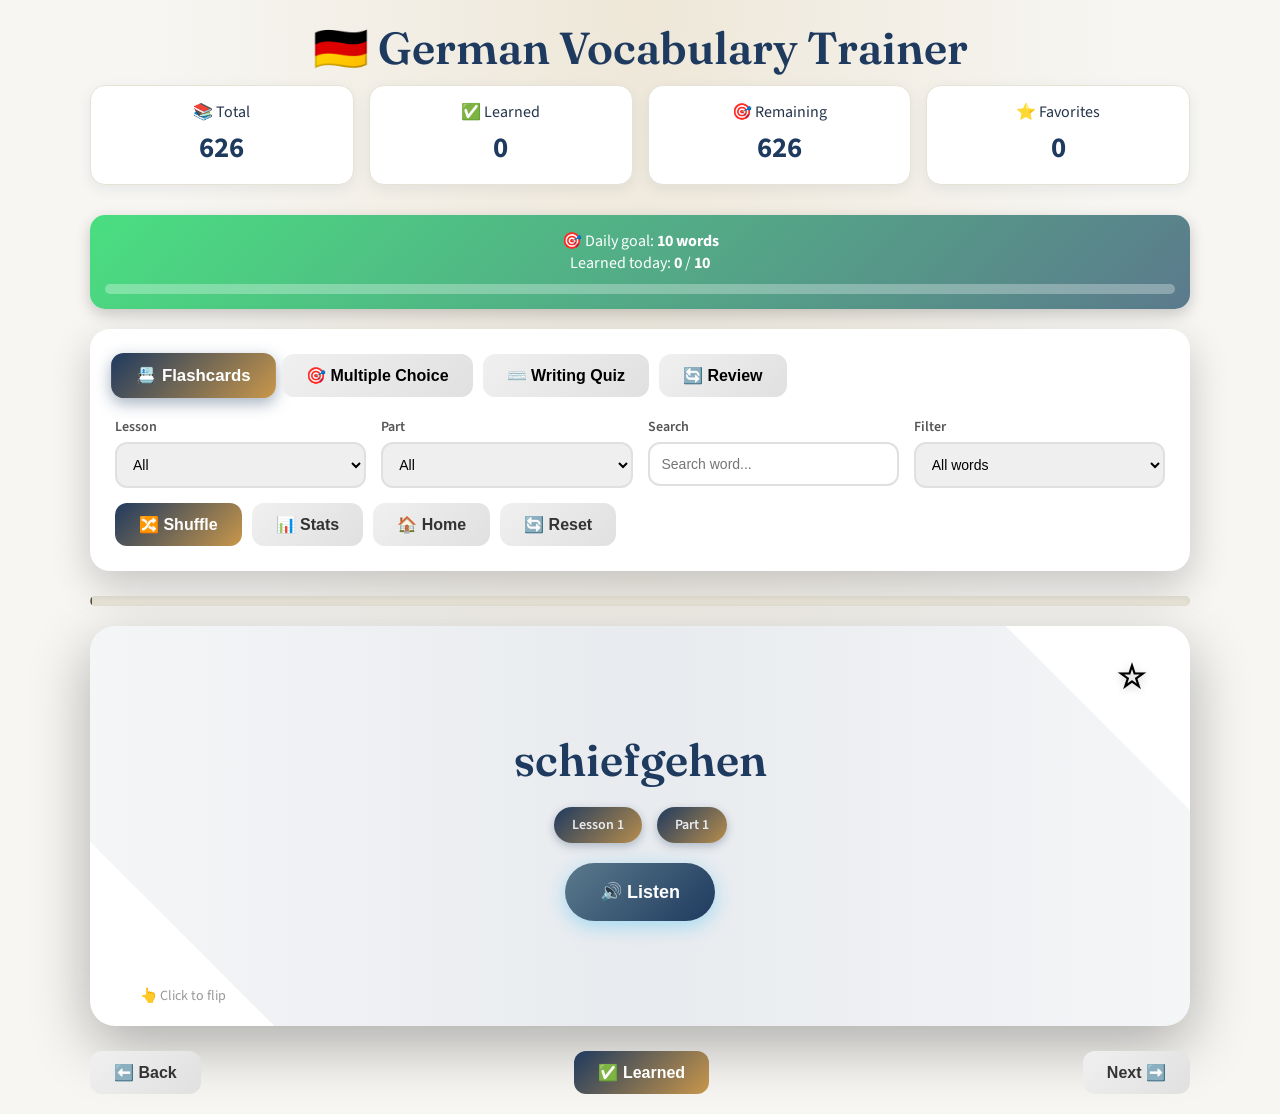
<file: apps/c1/vokabelliste.html>
<!DOCTYPE html>
<html lang="de">
<head>
    <meta charset="UTF-8">
    <meta name="viewport" content="width=device-width, initial-scale=1.0">
    <title>German C1 Vocabulary Trainer</title>
    <link rel="preconnect" href="https://fonts.googleapis.com">
    <link rel="preconnect" href="https://fonts.gstatic.com" crossorigin>
    <link href="https://fonts.googleapis.com/css2?family=Fraunces:opsz,wght@9..144,400;9..144,500;9..144,600;9..144,700&family=Source+Sans+3:wght@400;500;600;700&display=swap" rel="stylesheet">
    <style>
        * {
            margin: 0;
            padding: 0;
            box-sizing: border-box;
        }

        :root {
            --primary: #1f3a5f;
            --primary-dark: #14263f;
            --secondary: #c9974a;
            --secondary-dark: #a97a35;
            --success: #4ade80;
            --warning: #fbbf24;
            --danger: #f87171;
            --info: #5b7a8c;
            --purple: #8a6a9e;
            --pink: #b5658a;
            --orange: #c9974a;
            --bg: #f7f6f3;
            --ink: #24344a;
            --muted: #64748b;
            --font-display: 'Fraunces', Georgia, serif;
            --font-body: 'Source Sans 3', -apple-system, BlinkMacSystemFont, 'Segoe UI', sans-serif;
        }

        body {
            font-family: var(--font-body);
            background: radial-gradient(ellipse at top, #eee7d8 0%, var(--bg) 55%);
            min-height: 100vh;
            padding: 20px;
            color: var(--ink);
        }

        .container {
            max-width: 1100px;
            margin: 0 auto;
        }

        header {
            text-align: center;
            color: var(--ink);
            margin-bottom: 30px;
        }

        h1 {
            font-family: var(--font-display);
            font-weight: 600;
            font-size: 2.8rem;
            margin-bottom: 10px;
            color: var(--primary);
            animation: fadeInDown 0.6s ease;
        }

        @keyframes fadeInDown {
            from {
                opacity: 0;
                transform: translateY(-20px);
            }
            to {
                opacity: 1;
                transform: translateY(0);
            }
        }

        .stats {
            display: grid;
            grid-template-columns: repeat(auto-fit, minmax(150px, 1fr));
            gap: 15px;
            margin-bottom: 20px;
        }

        .stat-item {
            background: white;
            color: var(--ink);
            padding: 15px 20px;
            border-radius: 15px;
            border: 1px solid #e7e2d6;
            box-shadow: 0 4px 14px rgba(31,58,95,0.08);
            transition: all 0.3s;
            text-align: center;
        }

        .stat-item:hover {
            transform: translateY(-5px);
            box-shadow: 0 10px 25px rgba(31,58,95,0.15);
        }

        .stat-item strong {
            display: block;
            font-size: 1.8rem;
            margin-top: 5px;
            color: var(--primary);
        }

        .daily-goal {
            background: linear-gradient(135deg, var(--success), var(--info));
            color: white;
            padding: 15px;
            border-radius: 15px;
            margin-bottom: 20px;
            text-align: center;
            box-shadow: 0 5px 15px rgba(0,0,0,0.2);
        }

        .goal-progress {
            width: 100%;
            height: 10px;
            background: rgba(255,255,255,0.3);
            border-radius: 10px;
            margin-top: 10px;
            overflow: hidden;
        }

        .goal-progress-fill {
            height: 100%;
            background: white;
            transition: width 0.5s ease;
            border-radius: 10px;
        }

        .controls {
            background: white;
            padding: 25px;
            border-radius: 20px;
            box-shadow: 0 15px 40px rgba(0,0,0,0.2);
            margin-bottom: 25px;
            animation: fadeInUp 0.6s ease;
        }

        @keyframes fadeInUp {
            from {
                opacity: 0;
                transform: translateY(20px);
            }
            to {
                opacity: 1;
                transform: translateY(0);
            }
        }

        .tabs {
            display: flex;
            gap: 10px;
            margin-bottom: 20px;
            flex-wrap: wrap;
        }

        .tab {
            padding: 12px 24px;
            border: none;
            background: linear-gradient(135deg, #f0f0f0, #e0e0e0);
            border-radius: 12px;
            cursor: pointer;
            font-size: 16px;
            font-weight: 600;
            transition: all 0.3s;
            position: relative;
            overflow: hidden;
        }

        .tab::before {
            content: '';
            position: absolute;
            top: 0;
            left: -100%;
            width: 100%;
            height: 100%;
            background: linear-gradient(90deg, transparent, rgba(255,255,255,0.5), transparent);
            transition: left 0.5s;
        }

        .tab:hover::before {
            left: 100%;
        }

        .tab.active {
            background: linear-gradient(135deg, var(--primary), var(--secondary));
            color: white;
            transform: scale(1.05);
            box-shadow: 0 5px 15px rgba(31,58,95,0.4);
        }

        .filters {
            display: grid;
            grid-template-columns: repeat(auto-fit, minmax(200px, 1fr));
            gap: 15px;
            margin-bottom: 15px;
        }

        .filter-group {
            display: flex;
            flex-direction: column;
            gap: 5px;
        }

        label {
            font-weight: 600;
            color: #555;
            font-size: 14px;
        }

        select, input {
            padding: 12px;
            border: 2px solid #e0e0e0;
            border-radius: 12px;
            font-size: 14px;
            transition: all 0.3s;
        }

        select:focus, input:focus {
            outline: none;
            border-color: var(--primary);
            box-shadow: 0 0 0 3px rgba(31,58,95,0.1);
        }

        .action-buttons {
            display: flex;
            gap: 10px;
            flex-wrap: wrap;
        }

        button {
            padding: 12px 24px;
            border: none;
            border-radius: 12px;
            font-size: 16px;
            font-weight: 600;
            cursor: pointer;
            transition: all 0.3s;
            position: relative;
            overflow: hidden;
        }

        button::after {
            content: '';
            position: absolute;
            top: 50%;
            left: 50%;
            width: 0;
            height: 0;
            border-radius: 50%;
            background: rgba(255,255,255,0.3);
            transform: translate(-50%, -50%);
            transition: width 0.6s, height 0.6s;
        }

        button:active::after {
            width: 300px;
            height: 300px;
        }

        .btn-primary {
            background: linear-gradient(135deg, var(--primary), var(--secondary));
            color: white;
        }

        .btn-primary:hover {
            transform: translateY(-3px);
            box-shadow: 0 8px 20px rgba(102, 126, 234, 0.4);
        }

        .btn-secondary {
            background: linear-gradient(135deg, #f0f0f0, #e0e0e0);
            color: #333;
        }

        .btn-secondary:hover {
            background: linear-gradient(135deg, #e0e0e0, #d0d0d0);
            transform: translateY(-2px);
        }

        .btn-success {
            background: linear-gradient(135deg, var(--success), #22c55e);
            color: white;
        }

        .btn-warning {
            background: linear-gradient(135deg, var(--warning), #f59e0b);
            color: white;
        }

        .btn-danger {
            background: linear-gradient(135deg, var(--danger), #ef4444);
            color: white;
        }

        .card {
            background: white;
            border-radius: 25px;
            box-shadow: 0 20px 60px rgba(0,0,0,0.3);
            padding: 50px;
            min-height: 400px;
            display: flex;
            flex-direction: column;
            justify-content: center;
            align-items: center;
            text-align: center;
            cursor: pointer;
            transition: all 0.4s cubic-bezier(0.175, 0.885, 0.32, 1.275);
            position: relative;
            overflow: hidden;
        }

        #typingCard, #reviewCard {
            cursor: default;
        }

        .card::before {
            content: '';
            position: absolute;
            top: -50%;
            left: -50%;
            width: 200%;
            height: 200%;
            background: linear-gradient(45deg, transparent, rgba(31,58,95,0.1), transparent);
            transform: rotate(45deg);
            transition: all 0.6s;
        }

        .card:hover::before {
            top: -100%;
            left: -100%;
        }

        .card:hover {
            transform: translateY(-10px) scale(1.02);
            box-shadow: 0 30px 80px rgba(0,0,0,0.4);
        }

        .card-front, .card-back {
            width: 100%;
        }

        .card-word {
            font-family: var(--font-display);
            font-size: 2.8rem;
            font-weight: 600;
            color: var(--primary);
            margin-bottom: 20px;
        }

        .card-grammar {
            font-size: 1.2rem;
            color: var(--secondary-dark);
            margin-bottom: 15px;
            font-style: italic;
            font-weight: 500;
        }

        .card-example {
            font-size: 1.3rem;
            color: #555;
            line-height: 1.8;
            padding: 25px;
            background: linear-gradient(135deg, #f9f9f9, #f0f0f0);
            border-radius: 15px;
            margin-top: 20px;
            border-left: 4px solid var(--primary);
        }

        .card-meta {
            display: flex;
            gap: 15px;
            justify-content: center;
            margin-top: 20px;
            flex-wrap: wrap;
        }

        .badge {
            background: linear-gradient(135deg, var(--primary), var(--secondary));
            color: white;
            padding: 8px 18px;
            border-radius: 25px;
            font-size: 14px;
            font-weight: 600;
            box-shadow: 0 3px 10px rgba(31,58,95,0.3);
        }

        .favorite-btn {
            position: absolute;
            top: 20px;
            right: 20px;
            background: none;
            border: none;
            font-size: 2rem;
            cursor: pointer;
            transition: all 0.3s;
            z-index: 10;
            filter: drop-shadow(0 2px 4px rgba(0,0,0,0.2));
        }

        .favorite-btn:hover {
            transform: scale(1.3) rotate(15deg);
        }

        .favorite-btn.active {
            animation: starBounce 0.5s ease;
        }

        @keyframes starBounce {
            0%, 100% { transform: scale(1) rotate(0deg); }
            50% { transform: scale(1.5) rotate(180deg); }
        }

        .audio-btn {
            background: linear-gradient(135deg, var(--info), var(--primary));
            color: white;
            border: none;
            padding: 18px 35px;
            border-radius: 50px;
            font-size: 18px;
            cursor: pointer;
            margin-top: 20px;
            display: inline-flex;
            align-items: center;
            gap: 10px;
            transition: all 0.3s;
            box-shadow: 0 5px 20px rgba(56,189,248,0.4);
        }

        .audio-btn:hover {
            transform: scale(1.1);
            box-shadow: 0 8px 30px rgba(56,189,248,0.6);
        }

        .audio-btn.playing {
            animation: audioWave 1s ease-in-out infinite;
        }

        @keyframes audioWave {
            0%, 100% { box-shadow: 0 5px 20px rgba(56,189,248,0.4); }
            50% { box-shadow: 0 8px 40px rgba(56,189,248,0.8); }
        }

        .navigation {
            display: flex;
            justify-content: space-between;
            margin-top: 25px;
            gap: 10px;
            flex-wrap: wrap;
        }

        .quiz-options {
            display: grid;
            grid-template-columns: repeat(auto-fit, minmax(200px, 1fr));
            gap: 15px;
            margin-top: 20px;
            width: 100%;
        }

        .quiz-option {
            padding: 25px;
            background: linear-gradient(135deg, #f9f9f9, #f0f0f0);
            border: 3px solid transparent;
            border-radius: 15px;
            cursor: pointer;
            transition: all 0.3s;
            font-size: 16px;
            font-weight: 500;
        }

        .quiz-option:hover {
            background: linear-gradient(135deg, #e0e0e0, #d0d0d0);
            transform: translateY(-3px);
            box-shadow: 0 5px 15px rgba(0,0,0,0.1);
        }

        .quiz-option.correct {
            background: linear-gradient(135deg, var(--success), #22c55e);
            color: white;
            border-color: #16a34a;
            animation: correctAnswer 0.5s ease;
        }

        @keyframes correctAnswer {
            0% { transform: scale(1); }
            50% { transform: scale(1.1); }
            100% { transform: scale(1); }
        }

        .quiz-option.wrong {
            background: linear-gradient(135deg, var(--danger), #ef4444);
            color: white;
            border-color: #dc2626;
            animation: shake 0.5s ease;
        }

        @keyframes shake {
            0%, 100% { transform: translateX(0); }
            25% { transform: translateX(-10px); }
            75% { transform: translateX(10px); }
        }

        .typing-quiz-input {
            width: 100%;
            padding: 20px;
            font-size: 1.5rem;
            text-align: center;
            border: 3px solid var(--primary);
            border-radius: 15px;
            margin-top: 20px;
            transition: all 0.3s;
            position: relative;
            z-index: 100;
            cursor: text;
            pointer-events: auto;
            background: white;
        }

        .typing-quiz-input:focus {
            outline: none;
            border-color: var(--secondary);
            box-shadow: 0 0 0 5px rgba(31,58,95,0.2);
        }

        .typing-quiz-input.correct {
            border-color: var(--success);
            background: linear-gradient(135deg, #f0fdf4, #dcfce7);
        }

        .typing-quiz-input.wrong {
            border-color: var(--danger);
            background: linear-gradient(135deg, #fef2f2, #fee2e2);
        }

        .progress-bar {
            width: 100%;
            height: 10px;
            background: #e7e2d6;
            border-radius: 10px;
            overflow: hidden;
            margin-bottom: 20px;
            box-shadow: inset 0 2px 4px rgba(0,0,0,0.06);
        }

        .progress-fill {
            height: 100%;
            background: linear-gradient(90deg, var(--secondary), var(--primary));
            transition: width 0.5s ease;
            border-radius: 10px;
        }

        .flip-hint {
            position: absolute;
            bottom: 20px;
            font-size: 14px;
            color: #999;
            animation: bounce 2s ease-in-out infinite;
        }

        @keyframes bounce {
            0%, 100% { transform: translateY(0); }
            50% { transform: translateY(-10px); }
        }

        .stats-modal {
            position: fixed;
            top: 0;
            left: 0;
            width: 100%;
            height: 100%;
            background: rgba(0,0,0,0.7);
            display: flex;
            justify-content: center;
            align-items: center;
            z-index: 1000;
            backdrop-filter: blur(5px);
        }

        .stats-content {
            background: white;
            padding: 40px;
            border-radius: 25px;
            max-width: 600px;
            width: 90%;
            max-height: 80vh;
            overflow-y: auto;
            box-shadow: 0 20px 60px rgba(0,0,0,0.5);
            animation: modalSlideIn 0.4s ease;
        }

        @keyframes modalSlideIn {
            from {
                opacity: 0;
                transform: translateY(-50px);
            }
            to {
                opacity: 1;
                transform: translateY(0);
            }
        }

        .stats-content h2 {
            color: var(--primary);
            margin-bottom: 20px;
            text-align: center;
        }

        .stat-row {
            display: flex;
            justify-content: space-between;
            padding: 15px;
            border-bottom: 1px solid #f0f0f0;
        }

        .stat-row:last-child {
            border-bottom: none;
        }

        .chart-container {
            margin: 20px 0;
            padding: 20px;
            background: #f9f9f9;
            border-radius: 15px;
        }

        .bar-chart {
            display: flex;
            align-items: flex-end;
            justify-content: space-around;
            height: 200px;
            gap: 10px;
        }

        .bar {
            flex: 1;
            background: linear-gradient(to top, var(--primary), var(--secondary));
            border-radius: 10px 10px 0 0;
            position: relative;
            transition: all 0.3s;
            min-width: 30px;
        }

        .bar:hover {
            opacity: 0.8;
            transform: scaleY(1.05);
        }

        .bar-label {
            position: absolute;
            bottom: -25px;
            width: 100%;
            text-align: center;
            font-size: 12px;
            color: #666;
        }

        .bar-value {
            position: absolute;
            top: -25px;
            width: 100%;
            text-align: center;
            font-size: 14px;
            font-weight: 600;
            color: var(--primary);
        }

        .hidden {
            display: none !important;
        }

        @media (max-width: 768px) {
            h1 {
                font-size: 2.2rem;
            }
            .card-word {
                font-size: 2.2rem;
            }
            .card {
                padding: 30px 20px;
            }
            .stats {
                grid-template-columns: 1fr 1fr;
            }
        }
    </style>
</head>
<body>
    <div class="container">
        <header>
            <h1>🇩🇪 German Vocabulary Trainer</h1>
            <div class="stats">
                <div class="stat-item">
                    📚 Total<strong id="totalWords">0</strong>
                </div>
                <div class="stat-item">
                    ✅ Learned<strong id="learnedWords">0</strong>
                </div>
                <div class="stat-item">
                    🎯 Remaining<strong id="remainingWords">0</strong>
                </div>
                <div class="stat-item">
                    ⭐ Favorites<strong id="favoriteWords">0</strong>
                </div>
            </div>
        </header>

        <div class="daily-goal">
            <div>🎯 Daily goal: <strong id="dailyGoalText">10 words</strong></div>
            <div>Learned today: <strong id="todayLearned">0</strong> / <strong id="dailyGoalNumber">10</strong></div>
            <div class="goal-progress">
                <div class="goal-progress-fill" id="goalProgressFill" style="width: 0%"></div>
            </div>
        </div>

        <div class="controls">
            <div class="tabs">
                <button class="tab active" data-mode="flashcard">📇 Flashcards</button>
                <button class="tab" data-mode="quiz">🎯 Multiple Choice</button>
                <button class="tab" data-mode="typing">⌨️ Writing Quiz</button>
                <button class="tab" data-mode="review">🔄 Review</button>
            </div>

            <div class="filters">
                <div class="filter-group">
                    <label for="lektionFilter">Lesson</label>
                    <select id="lektionFilter">
                        <option value="all">All</option>
                    </select>
                </div>
                <div class="filter-group">
                    <label for="teilFilter">Part</label>
                    <select id="teilFilter">
                        <option value="all">All</option>
                    </select>
                </div>
                <div class="filter-group">
                    <label for="searchInput">Search</label>
                    <input type="text" id="searchInput" placeholder="Search word...">
                </div>
                <div class="filter-group">
                    <label for="favoriteFilter">Filter</label>
                    <select id="favoriteFilter">
                        <option value="all">All words</option>
                        <option value="favorites">Favorites only</option>
                        <option value="notLearned">Not learned</option>
                    </select>
                </div>
            </div>

            <div class="action-buttons">
                <button class="btn-primary" id="shuffleBtn">🔀 Shuffle</button>
                <button class="btn-secondary" id="statsBtn">📊 Stats</button>
                <button class="btn-secondary" onclick="window.location.href='index.html'">🏠 Home</button>
                <button class="btn-secondary" id="resetProgressBtn">🔄 Reset</button>
            </div>
        </div>

        <!-- Flashcard Mode -->
        <div id="flashcardMode">
            <div class="progress-bar">
                <div class="progress-fill" id="progressFill" style="width: 0%"></div>
            </div>

            <div class="card" id="flashcard">
                <button class="favorite-btn" id="favoriteBtn">☆</button>
                <div class="card-front" id="cardFront">
                    <div class="card-word" id="wordText">Loading words...</div>
                    <div class="card-meta">
                        <span class="badge" id="lektionBadge">Lesson -</span>
                        <span class="badge" id="teilBadge">Part -</span>
                    </div>
                    <button class="audio-btn" id="audioBtn">
                        🔊 Listen
                    </button>
                    <div class="flip-hint">👆 Click to flip</div>
                </div>
                <div class="card-back hidden" id="cardBack">
                    <div class="card-word" id="wordTextBack"></div>
                    <div class="card-grammar" id="grammarText"></div>
                    <div class="card-example" id="exampleText"></div>
                    <div class="card-meta">
                        <span class="badge" id="lektionBadgeBack">Lesson -</span>
                        <span class="badge" id="teilBadgeBack">Part -</span>
                    </div>
                </div>
            </div>

            <div class="navigation">
                <button class="btn-secondary" id="prevBtn">⬅️ Back</button>
                <button class="btn-primary" id="markLearnedBtn">✅ Learned</button>
                <button class="btn-secondary" id="nextBtn">Next ➡️</button>
            </div>
        </div>

        <!-- Multiple Choice Quiz -->
        <div id="quizMode" class="hidden">
            <div class="progress-bar">
                <div class="progress-fill" id="quizProgressFill" style="width: 0%"></div>
            </div>

            <div class="card" id="quizCard">
                <div class="card-word" id="quizWord">Loading quiz...</div>
                <button class="audio-btn" id="quizAudioBtn">
                    🔊 Listen
                </button>
                <div class="quiz-options" id="quizOptions"></div>
            </div>

            <div class="navigation">
                <button class="btn-secondary" id="quizPrevBtn">⬅️ Back</button>
                <div style="text-align: center;">
                    <strong id="quizScore">Score: 0/0</strong>
                </div>
                <button class="btn-secondary" id="quizNextBtn">Next ➡️</button>
            </div>
        </div>

        <!-- Writing Quiz -->
        <div id="typingMode" class="hidden">
            <div class="progress-bar">
                <div class="progress-fill" id="typingProgressFill" style="width: 0%"></div>
            </div>

            <div class="card" id="typingCard">
                <div class="card-grammar" id="typingGrammar">Grammar</div>
                <div class="card-example" id="typingExample">Example sentence</div>
                <button class="audio-btn" id="typingAudioBtn">
                    🔊 Listen
                </button>
                <input type="text" class="typing-quiz-input" id="typingInput" placeholder="Type the word..." autocomplete="off">
                <div style="margin-top: 20px;">
                    <button class="btn-primary" id="typingCheckBtn">✓ Check</button>
                    <button class="btn-secondary" id="typingSkipBtn">→ Skip</button>
                </div>
            </div>

            <div class="navigation">
                <button class="btn-secondary" id="typingPrevBtn">⬅️ Back</button>
                <div style="text-align: center;">
                    <strong id="typingScore">Score: 0/0</strong>
                </div>
                <button class="btn-secondary" id="typingNextBtn">Next ➡️</button>
            </div>
        </div>

        <!-- Review -->
        <div id="reviewMode" class="hidden">
            <div class="progress-bar">
                <div class="progress-fill" id="reviewProgressFill" style="width: 0%"></div>
            </div>

            <div class="card" id="reviewCard">
                <button class="favorite-btn" id="reviewFavoriteBtn">☆</button>
                <div class="card-word" id="reviewWord">No words to review</div>
                <div class="card-grammar" id="reviewGrammar"></div>
                <div class="card-example" id="reviewExample"></div>
                <button class="audio-btn" id="reviewAudioBtn">
                    🔊 Listen
                </button>
                <div style="margin-top: 30px;">
                    <p>Do you remember this word?</p>
                    <div style="display: flex; gap: 10px; margin-top: 15px; justify-content: center; flex-wrap: wrap;">
                        <button class="btn-danger" id="reviewHardBtn">😰 Hard</button>
                        <button class="btn-warning" id="reviewMediumBtn">🤔 Medium</button>
                        <button class="btn-success" id="reviewEasyBtn">😊 Easy</button>
                    </div>
                </div>
            </div>
        </div>
    </div>

    <!-- Stats Modal -->
    <div id="statsModal" class="stats-modal hidden">
        <div class="stats-content">
            <h2>📊 Learning Stats</h2>
            <div class="stat-row">
                <span>Total words:</span>
                <strong id="statTotal">0</strong>
            </div>
            <div class="stat-row">
                <span>Learned words:</span>
                <strong id="statLearned">0</strong>
            </div>
            <div class="stat-row">
                <span>Favorites:</span>
                <strong id="statFavorites">0</strong>
            </div>
            <div class="stat-row">
                <span>Learned today:</span>
                <strong id="statToday">0</strong>
            </div>
            <div class="stat-row">
                <span>Progress:</span>
                <strong id="statProgress">0%</strong>
            </div>

            <div class="chart-container">
                <h3 style="margin-bottom: 15px;">Learned words per lesson</h3>
                <div class="bar-chart" id="lektionChart"></div>
            </div>

            <div style="margin-top: 30px; text-align: center;">
                <button class="btn-primary" id="closeStatsBtn">Close</button>
            </div>
        </div>
    </div>

    <script src="app.js"></script>
</body>
</html>
</file>
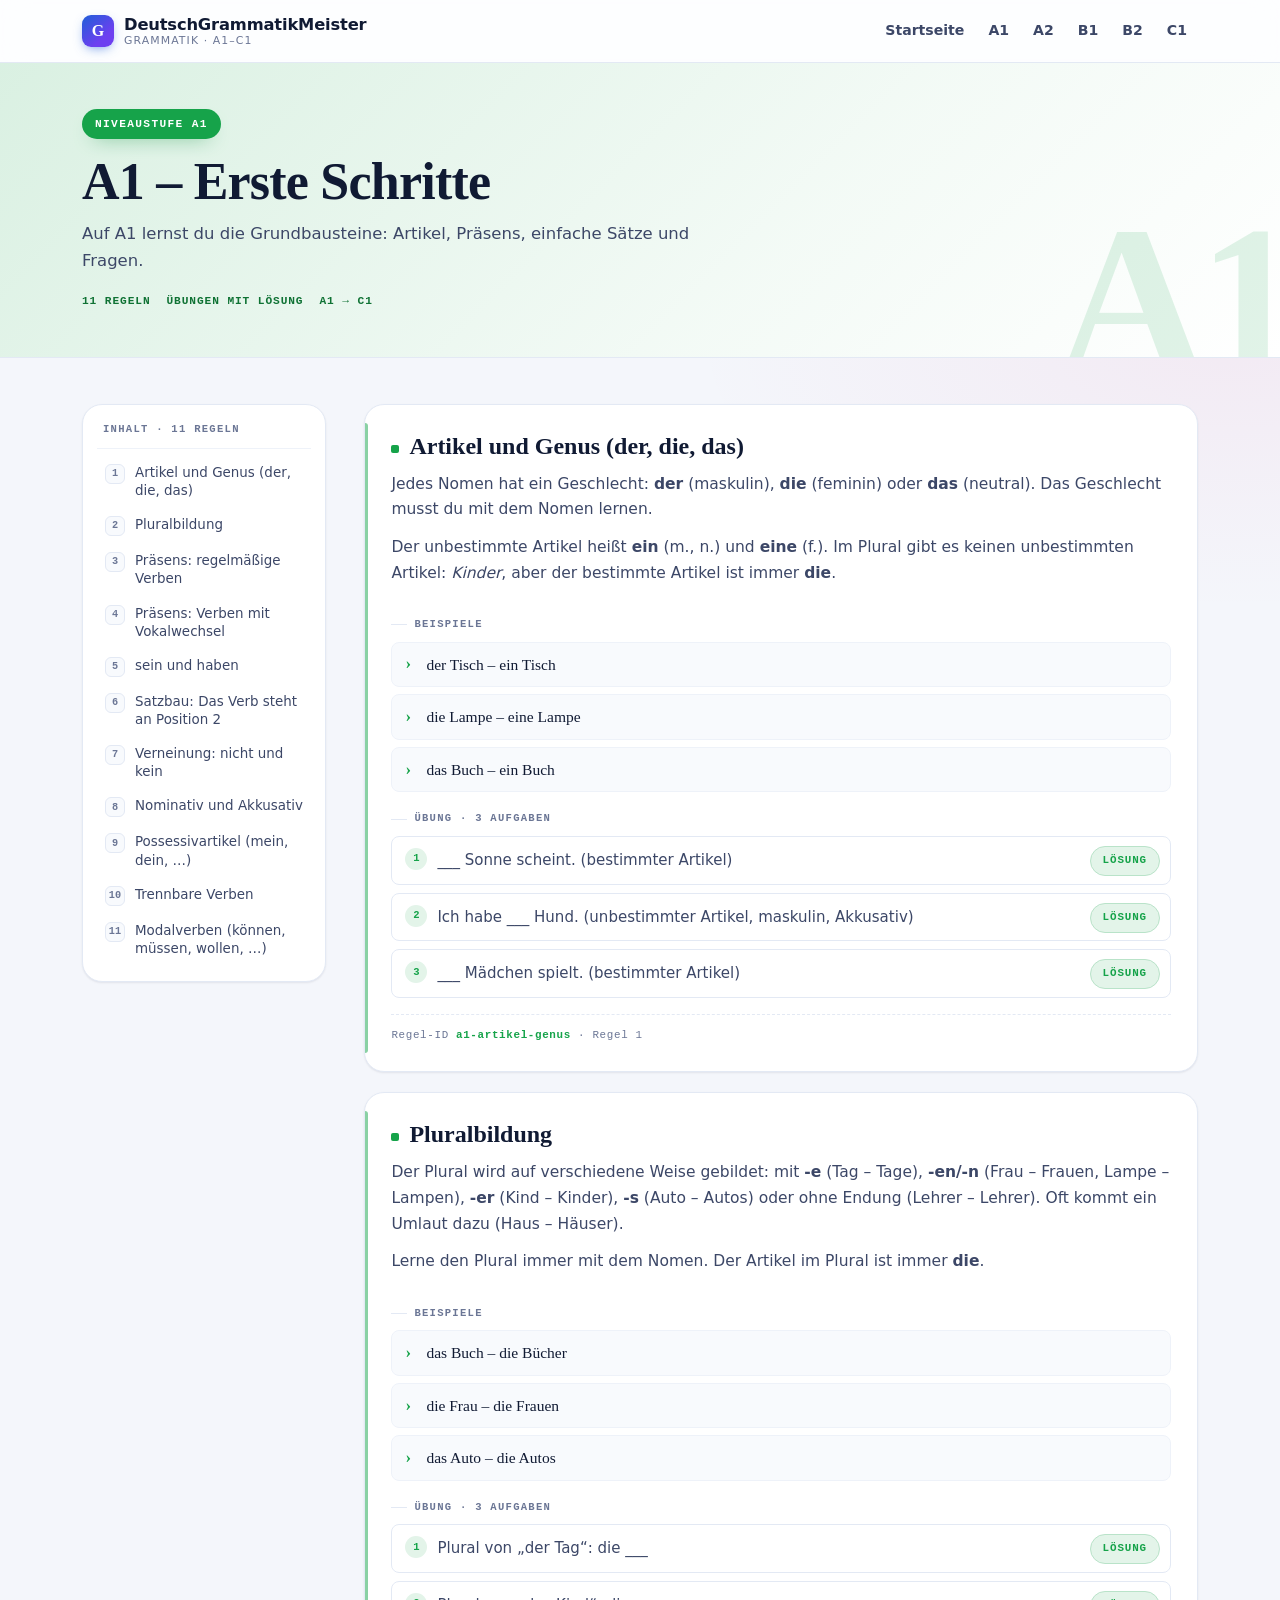
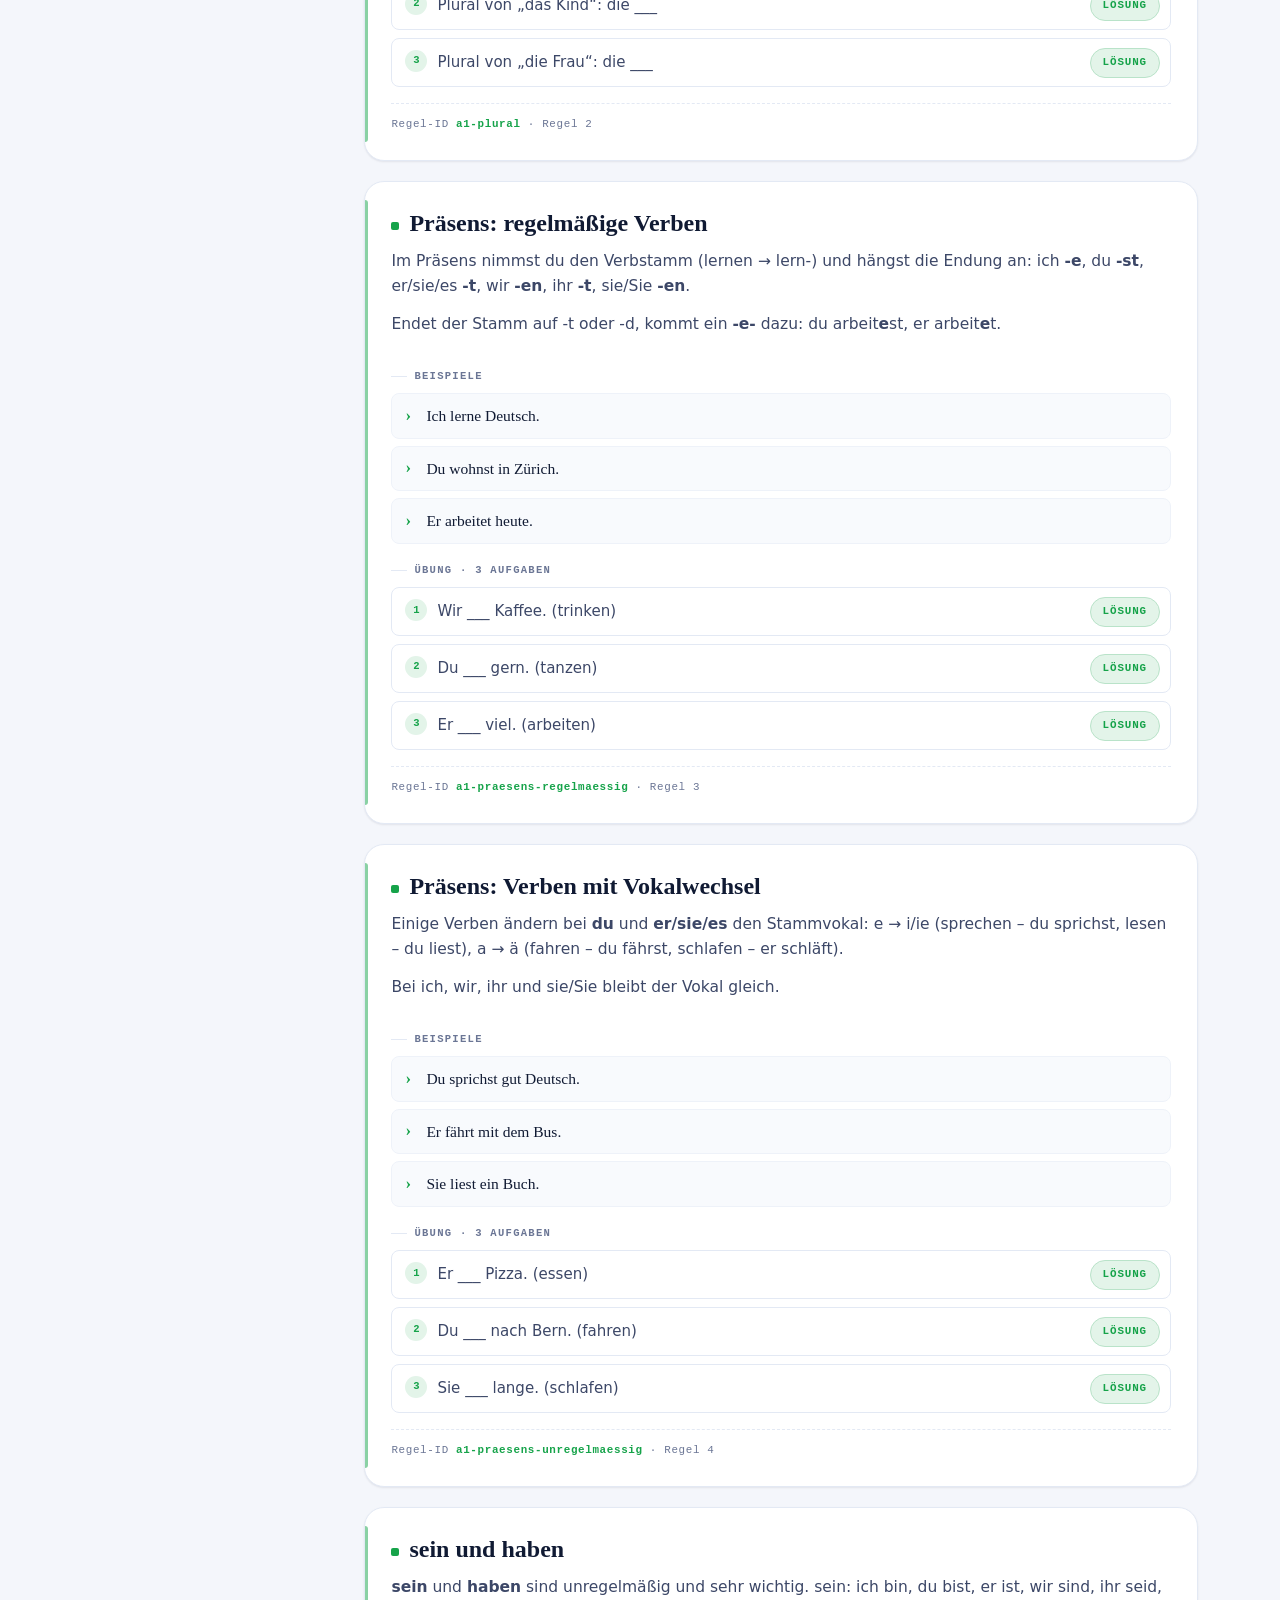
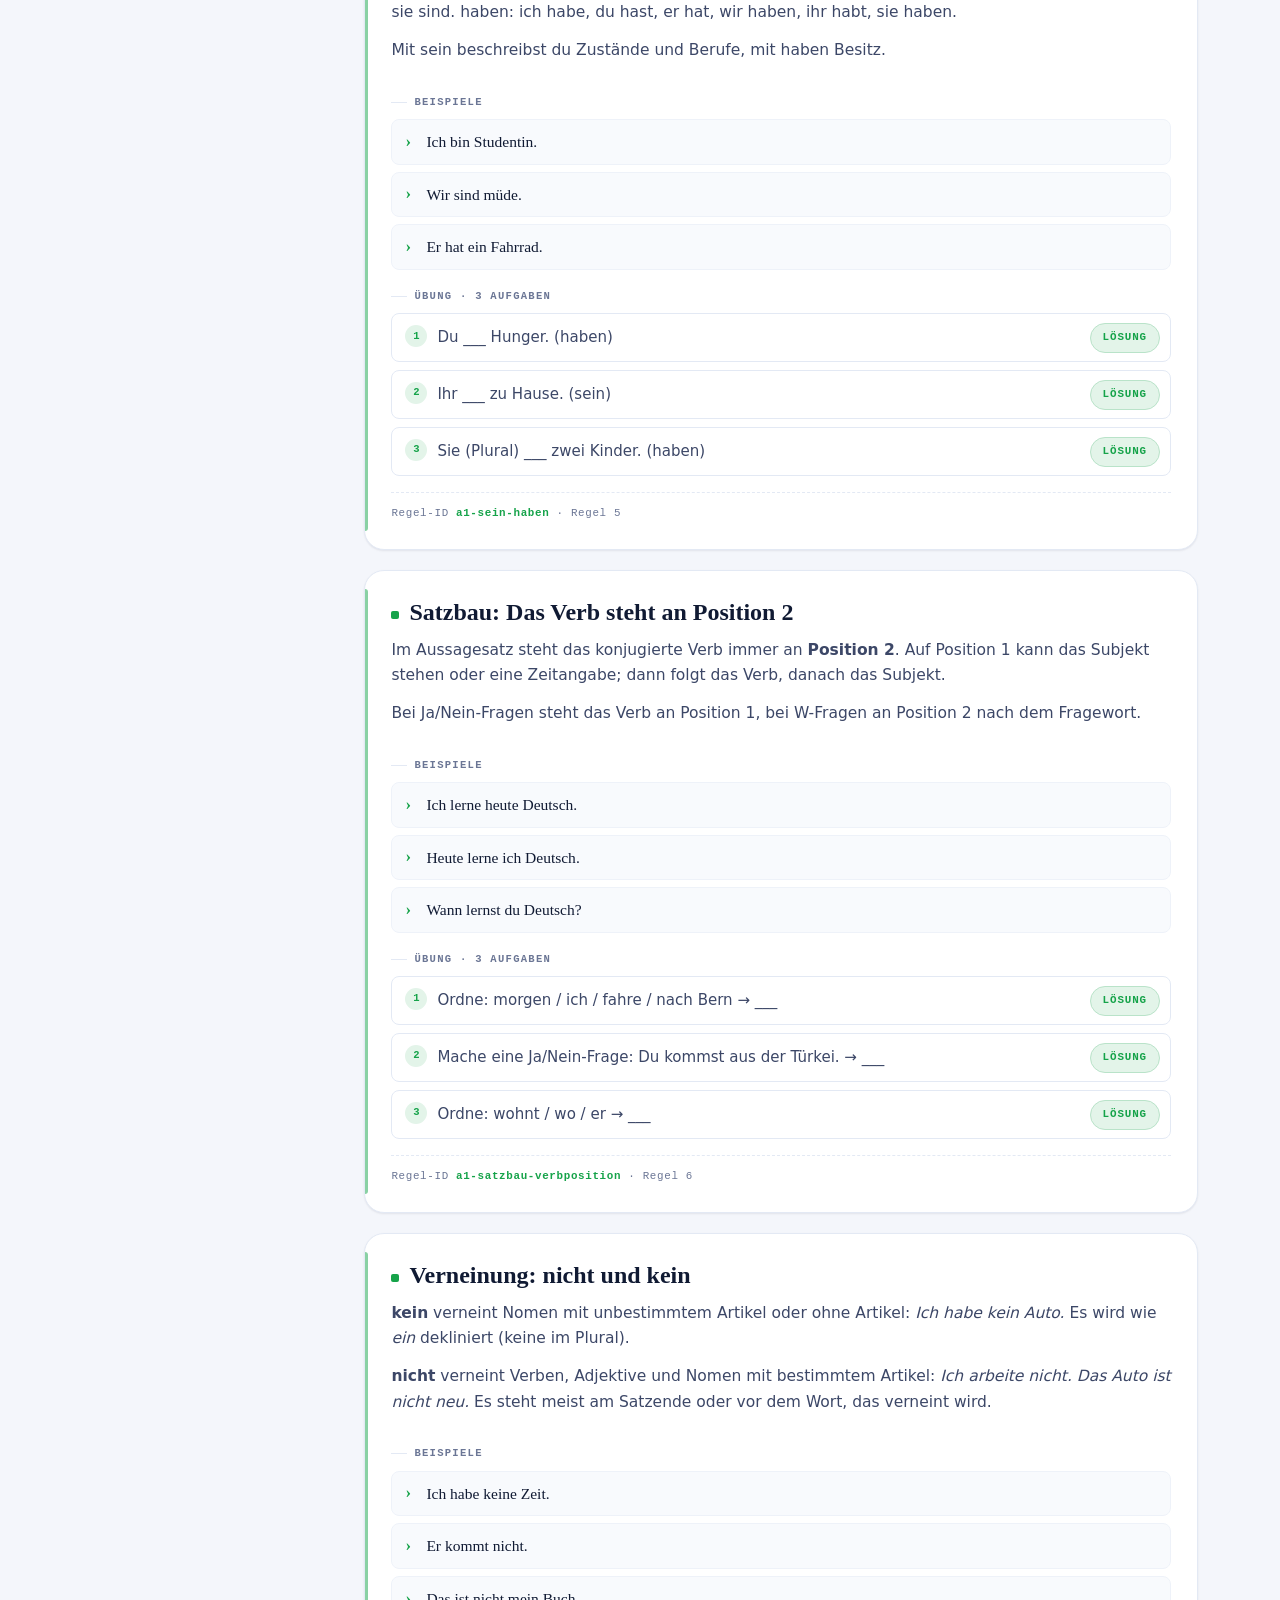
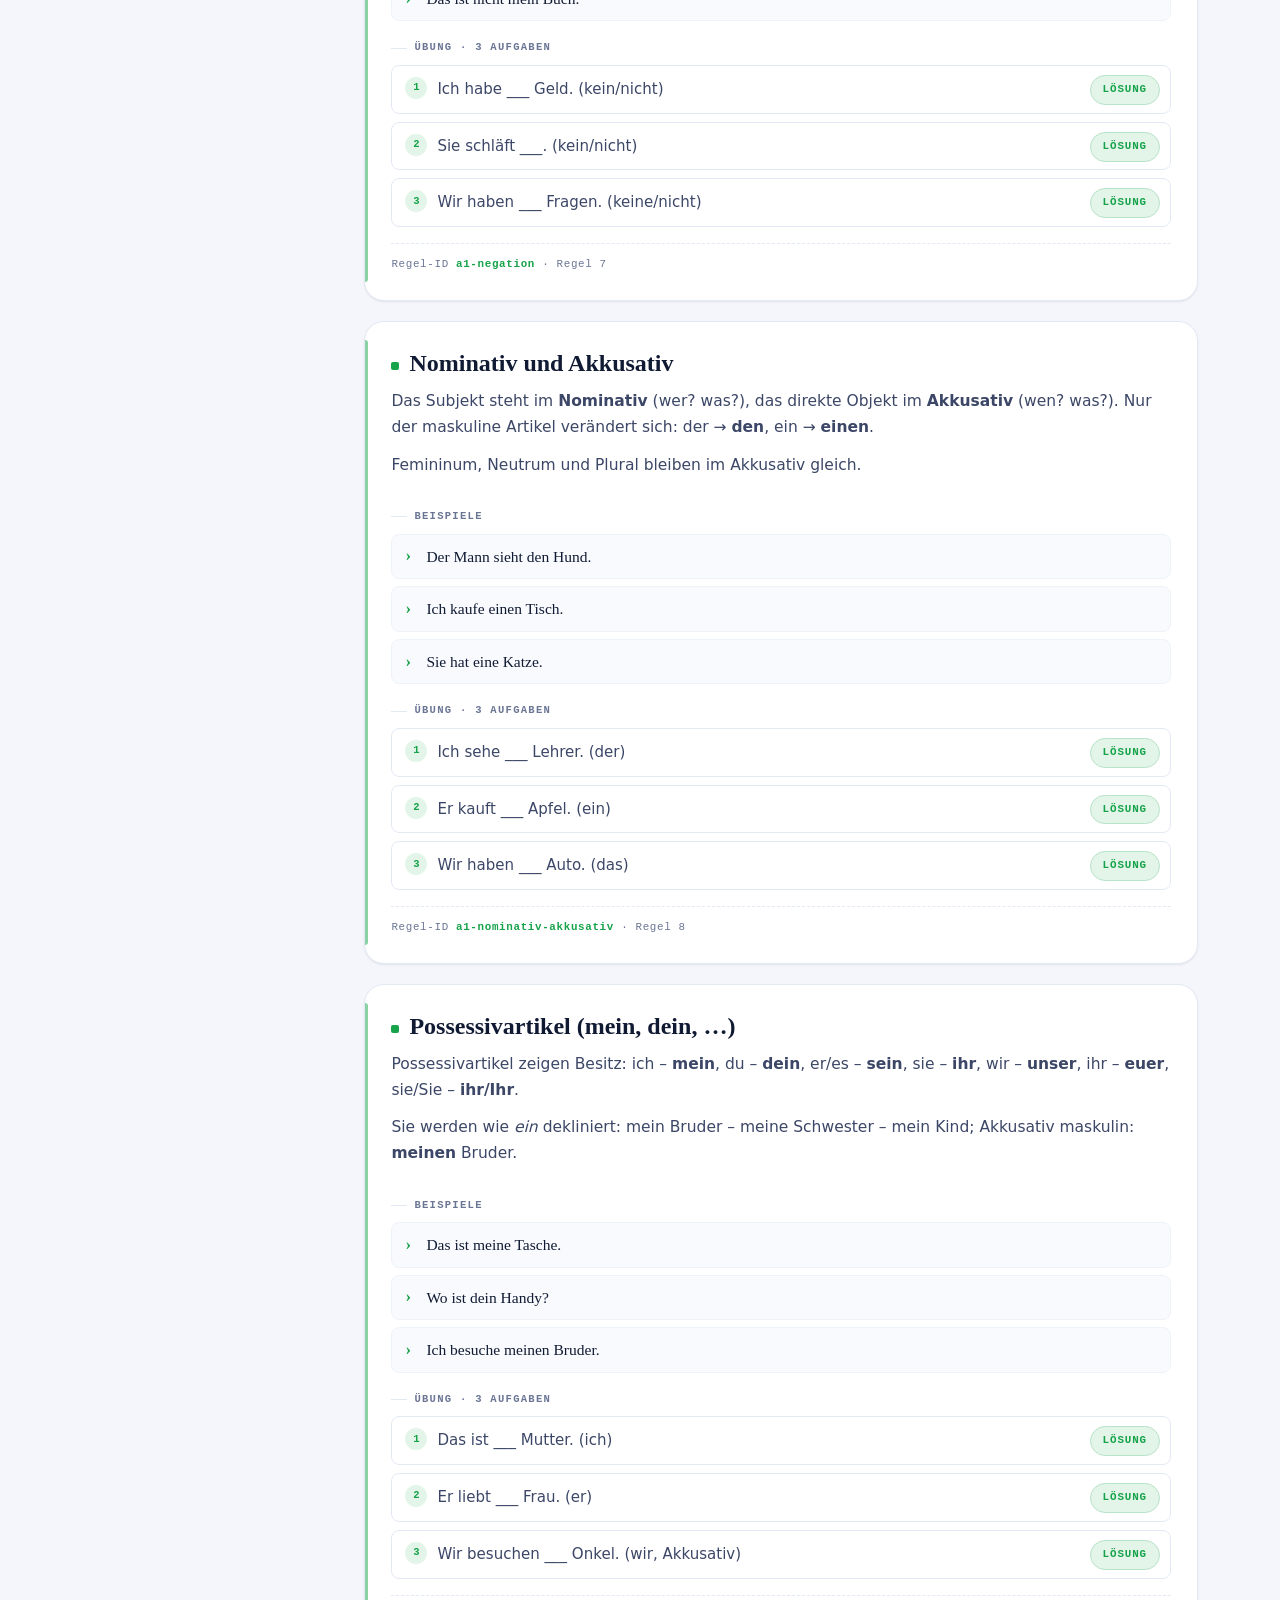
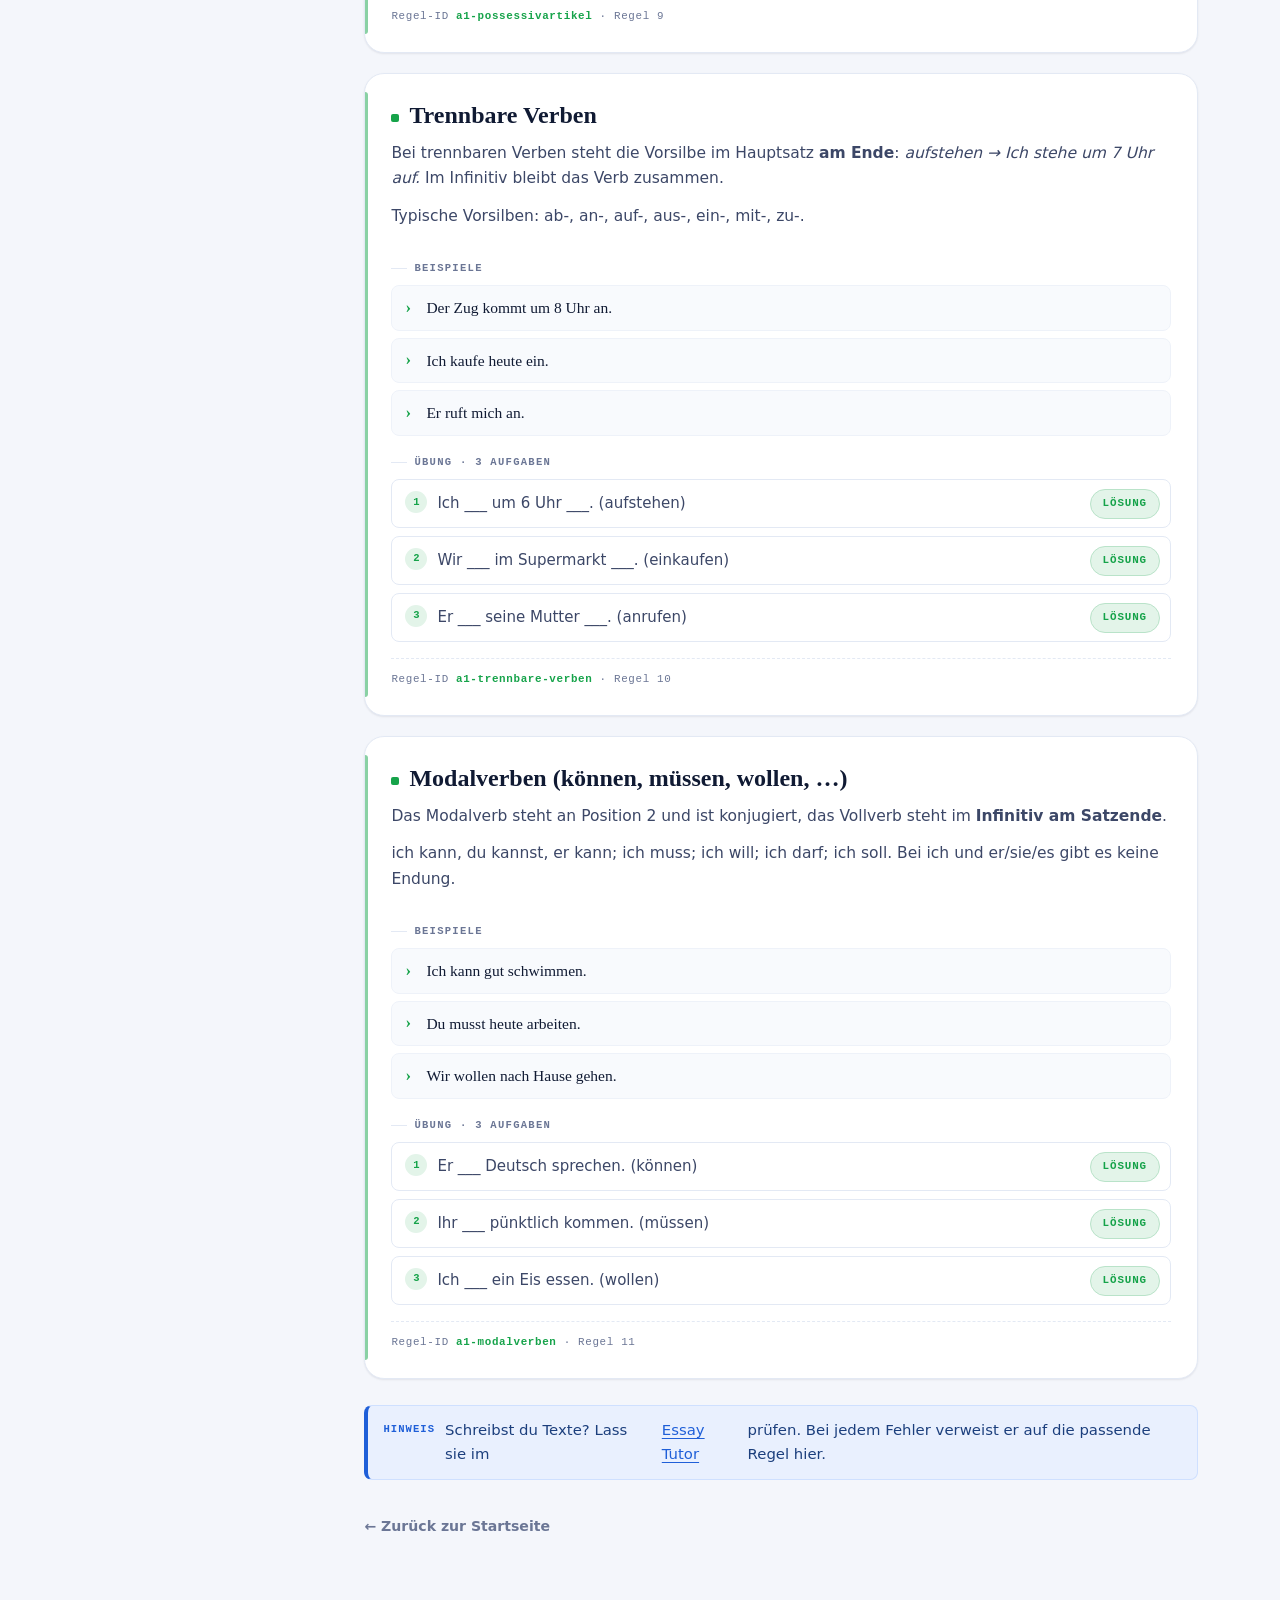
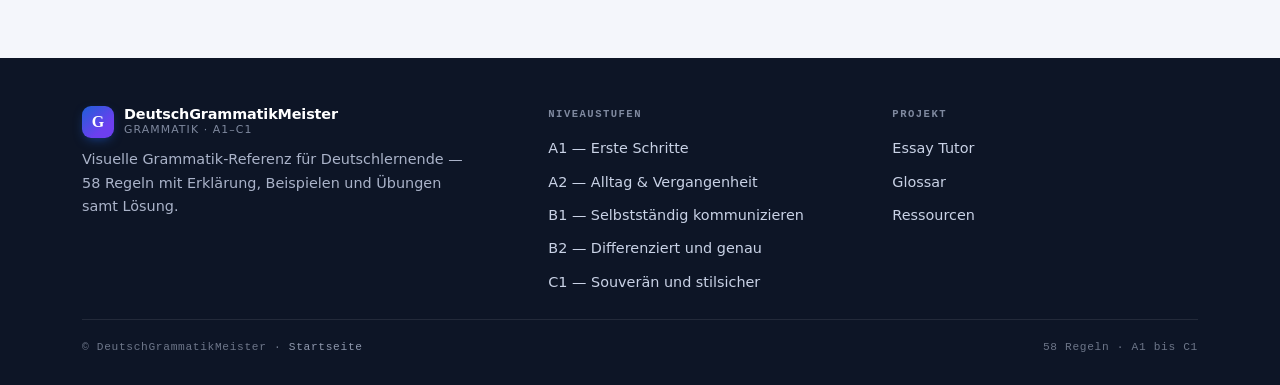
<file: apps/grammatik/a1.html>
<!DOCTYPE html>
<html lang="de">
<head>
    <meta charset="UTF-8">
    <meta name="viewport" content="width=device-width, initial-scale=1.0">
    <title>A1 – Erste Schritte — DeutschGrammatikMeister</title>
    <meta name="description" content="Auf A1 lernst du die Grundbausteine: Artikel, Präsens, einfache Sätze und Fragen.">
    <link rel="stylesheet" href="style.css">
</head>
<body>
    <header class="site-header">
        <div class="container">
            <a class="brand" href="index.html">
                <span class="brand-mark" aria-hidden="true">G</span>
                <span class="brand-text">DeutschGrammatikMeister<small>Grammatik · A1–C1</small></span>
            </a>
            <nav class="site-nav" aria-label="Hauptnavigation">
                <ul>
                    <li><a href="index.html">Startseite</a></li>
                    <li><a href="a1.html" aria-current="page">A1</a></li>
                    <li><a href="a2.html">A2</a></li>
                    <li><a href="b1.html">B1</a></li>
                    <li><a href="b2.html">B2</a></li>
                    <li><a href="c1.html">C1</a></li>
                </ul>
            </nav>
        </div>
    </header>

    <main>
        <section class="level-hero" data-level="A1" style="--level: var(--a1)">
            <div class="container">
                <span class="chip">Niveaustufe A1</span>
                <h1>A1 – Erste Schritte</h1>
                <p>Auf A1 lernst du die Grundbausteine: Artikel, Präsens, einfache Sätze und Fragen.</p>
                <div class="meta">
                    <span>11 Regeln</span>
                    <span>Übungen mit Lösung</span>
                    <span>A1 → C1</span>
                </div>
            </div>
        </section>

        <div class="container">
            <div class="level-layout" style="--level: var(--a1); --level-soft: color-mix(in srgb, var(--a1) 12%, #fff)">
                <aside class="toc-rail" data-pagefind-ignore>
                    <div class="rail-title">Inhalt · 11 Regeln</div>
                    <ol>
                        <li><a href="#a1-artikel-genus">Artikel und Genus (der, die, das)</a></li>
                        <li><a href="#a1-plural">Pluralbildung</a></li>
                        <li><a href="#a1-praesens-regelmaessig">Präsens: regelmäßige Verben</a></li>
                        <li><a href="#a1-praesens-unregelmaessig">Präsens: Verben mit Vokalwechsel</a></li>
                        <li><a href="#a1-sein-haben">sein und haben</a></li>
                        <li><a href="#a1-satzbau-verbposition">Satzbau: Das Verb steht an Position 2</a></li>
                        <li><a href="#a1-negation">Verneinung: nicht und kein</a></li>
                        <li><a href="#a1-nominativ-akkusativ">Nominativ und Akkusativ</a></li>
                        <li><a href="#a1-possessivartikel">Possessivartikel (mein, dein, …)</a></li>
                        <li><a href="#a1-trennbare-verben">Trennbare Verben</a></li>
                        <li><a href="#a1-modalverben">Modalverben (können, müssen, wollen, …)</a></li>
                    </ol>
                </aside>
                <div class="rules">
<article class="rule" id="a1-artikel-genus">
<h3>Artikel und Genus (der, die, das)</h3>
<p>Jedes Nomen hat ein Geschlecht: <strong>der</strong> (maskulin), <strong>die</strong> (feminin) oder <strong>das</strong> (neutral). Das Geschlecht musst du mit dem Nomen lernen.</p>
<p>Der unbestimmte Artikel heißt <strong>ein</strong> (m., n.) und <strong>eine</strong> (f.). Im Plural gibt es keinen unbestimmten Artikel: <em>Kinder</em>, aber der bestimmte Artikel ist immer <strong>die</strong>.</p>
<p class="label">Beispiele</p>
<ul class="examples"><li>der Tisch – ein Tisch</li>
<li>die Lampe – eine Lampe</li>
<li>das Buch – ein Buch</li>
</ul>
<p class="label">Übung · 3 Aufgaben</p>
<ol class="exercises"><li><span class="q">___ Sonne scheint. (bestimmter Artikel)</span> <details><summary>Lösung</summary><span class="a">Die</span></details></li>
<li><span class="q">Ich habe ___ Hund. (unbestimmter Artikel, maskulin, Akkusativ)</span> <details><summary>Lösung</summary><span class="a">einen</span></details></li>
<li><span class="q">___ Mädchen spielt. (bestimmter Artikel)</span> <details><summary>Lösung</summary><span class="a">Das</span></details></li>
</ol>
<p class="ruleid">Regel-ID <code>a1-artikel-genus</code> · Regel 1</p>
</article>
<article class="rule" id="a1-plural">
<h3>Pluralbildung</h3>
<p>Der Plural wird auf verschiedene Weise gebildet: mit <strong>-e</strong> (Tag – Tage), <strong>-en/-n</strong> (Frau – Frauen, Lampe – Lampen), <strong>-er</strong> (Kind – Kinder), <strong>-s</strong> (Auto – Autos) oder ohne Endung (Lehrer – Lehrer). Oft kommt ein Umlaut dazu (Haus – Häuser).</p>
<p>Lerne den Plural immer mit dem Nomen. Der Artikel im Plural ist immer <strong>die</strong>.</p>
<p class="label">Beispiele</p>
<ul class="examples"><li>das Buch – die Bücher</li>
<li>die Frau – die Frauen</li>
<li>das Auto – die Autos</li>
</ul>
<p class="label">Übung · 3 Aufgaben</p>
<ol class="exercises"><li><span class="q">Plural von „der Tag“: die ___</span> <details><summary>Lösung</summary><span class="a">Tage</span></details></li>
<li><span class="q">Plural von „das Kind“: die ___</span> <details><summary>Lösung</summary><span class="a">Kinder</span></details></li>
<li><span class="q">Plural von „die Frau“: die ___</span> <details><summary>Lösung</summary><span class="a">Frauen</span></details></li>
</ol>
<p class="ruleid">Regel-ID <code>a1-plural</code> · Regel 2</p>
</article>
<article class="rule" id="a1-praesens-regelmaessig">
<h3>Präsens: regelmäßige Verben</h3>
<p>Im Präsens nimmst du den Verbstamm (lernen → lern-) und hängst die Endung an: ich <strong>-e</strong>, du <strong>-st</strong>, er/sie/es <strong>-t</strong>, wir <strong>-en</strong>, ihr <strong>-t</strong>, sie/Sie <strong>-en</strong>.</p>
<p>Endet der Stamm auf -t oder -d, kommt ein <strong>-e-</strong> dazu: du arbeit<strong>e</strong>st, er arbeit<strong>e</strong>t.</p>
<p class="label">Beispiele</p>
<ul class="examples"><li>Ich lerne Deutsch.</li>
<li>Du wohnst in Zürich.</li>
<li>Er arbeitet heute.</li>
</ul>
<p class="label">Übung · 3 Aufgaben</p>
<ol class="exercises"><li><span class="q">Wir ___ Kaffee. (trinken)</span> <details><summary>Lösung</summary><span class="a">trinken</span></details></li>
<li><span class="q">Du ___ gern. (tanzen)</span> <details><summary>Lösung</summary><span class="a">tanzt</span></details></li>
<li><span class="q">Er ___ viel. (arbeiten)</span> <details><summary>Lösung</summary><span class="a">arbeitet</span></details></li>
</ol>
<p class="ruleid">Regel-ID <code>a1-praesens-regelmaessig</code> · Regel 3</p>
</article>
<article class="rule" id="a1-praesens-unregelmaessig">
<h3>Präsens: Verben mit Vokalwechsel</h3>
<p>Einige Verben ändern bei <strong>du</strong> und <strong>er/sie/es</strong> den Stammvokal: e → i/ie (sprechen – du sprichst, lesen – du liest), a → ä (fahren – du fährst, schlafen – er schläft).</p>
<p>Bei ich, wir, ihr und sie/Sie bleibt der Vokal gleich.</p>
<p class="label">Beispiele</p>
<ul class="examples"><li>Du sprichst gut Deutsch.</li>
<li>Er fährt mit dem Bus.</li>
<li>Sie liest ein Buch.</li>
</ul>
<p class="label">Übung · 3 Aufgaben</p>
<ol class="exercises"><li><span class="q">Er ___ Pizza. (essen)</span> <details><summary>Lösung</summary><span class="a">isst</span></details></li>
<li><span class="q">Du ___ nach Bern. (fahren)</span> <details><summary>Lösung</summary><span class="a">fährst</span></details></li>
<li><span class="q">Sie ___ lange. (schlafen)</span> <details><summary>Lösung</summary><span class="a">schläft</span></details></li>
</ol>
<p class="ruleid">Regel-ID <code>a1-praesens-unregelmaessig</code> · Regel 4</p>
</article>
<article class="rule" id="a1-sein-haben">
<h3>sein und haben</h3>
<p><strong>sein</strong> und <strong>haben</strong> sind unregelmäßig und sehr wichtig. sein: ich bin, du bist, er ist, wir sind, ihr seid, sie sind. haben: ich habe, du hast, er hat, wir haben, ihr habt, sie haben.</p>
<p>Mit sein beschreibst du Zustände und Berufe, mit haben Besitz.</p>
<p class="label">Beispiele</p>
<ul class="examples"><li>Ich bin Studentin.</li>
<li>Wir sind müde.</li>
<li>Er hat ein Fahrrad.</li>
</ul>
<p class="label">Übung · 3 Aufgaben</p>
<ol class="exercises"><li><span class="q">Du ___ Hunger. (haben)</span> <details><summary>Lösung</summary><span class="a">hast</span></details></li>
<li><span class="q">Ihr ___ zu Hause. (sein)</span> <details><summary>Lösung</summary><span class="a">seid</span></details></li>
<li><span class="q">Sie (Plural) ___ zwei Kinder. (haben)</span> <details><summary>Lösung</summary><span class="a">haben</span></details></li>
</ol>
<p class="ruleid">Regel-ID <code>a1-sein-haben</code> · Regel 5</p>
</article>
<article class="rule" id="a1-satzbau-verbposition">
<h3>Satzbau: Das Verb steht an Position 2</h3>
<p>Im Aussagesatz steht das konjugierte Verb immer an <strong>Position 2</strong>. Auf Position 1 kann das Subjekt stehen oder eine Zeitangabe; dann folgt das Verb, danach das Subjekt.</p>
<p>Bei Ja/Nein-Fragen steht das Verb an Position 1, bei W-Fragen an Position 2 nach dem Fragewort.</p>
<p class="label">Beispiele</p>
<ul class="examples"><li>Ich lerne heute Deutsch.</li>
<li>Heute lerne ich Deutsch.</li>
<li>Wann lernst du Deutsch?</li>
</ul>
<p class="label">Übung · 3 Aufgaben</p>
<ol class="exercises"><li><span class="q">Ordne: morgen / ich / fahre / nach Bern → ___</span> <details><summary>Lösung</summary><span class="a">Morgen fahre ich nach Bern.</span></details></li>
<li><span class="q">Mache eine Ja/Nein-Frage: Du kommst aus der Türkei. → ___</span> <details><summary>Lösung</summary><span class="a">Kommst du aus der Türkei?</span></details></li>
<li><span class="q">Ordne: wohnt / wo / er → ___</span> <details><summary>Lösung</summary><span class="a">Wo wohnt er?</span></details></li>
</ol>
<p class="ruleid">Regel-ID <code>a1-satzbau-verbposition</code> · Regel 6</p>
</article>
<article class="rule" id="a1-negation">
<h3>Verneinung: nicht und kein</h3>
<p><strong>kein</strong> verneint Nomen mit unbestimmtem Artikel oder ohne Artikel: <em>Ich habe kein Auto.</em> Es wird wie <em>ein</em> dekliniert (keine im Plural).</p>
<p><strong>nicht</strong> verneint Verben, Adjektive und Nomen mit bestimmtem Artikel: <em>Ich arbeite nicht. Das Auto ist nicht neu.</em> Es steht meist am Satzende oder vor dem Wort, das verneint wird.</p>
<p class="label">Beispiele</p>
<ul class="examples"><li>Ich habe keine Zeit.</li>
<li>Er kommt nicht.</li>
<li>Das ist nicht mein Buch.</li>
</ul>
<p class="label">Übung · 3 Aufgaben</p>
<ol class="exercises"><li><span class="q">Ich habe ___ Geld. (kein/nicht)</span> <details><summary>Lösung</summary><span class="a">kein</span></details></li>
<li><span class="q">Sie schläft ___. (kein/nicht)</span> <details><summary>Lösung</summary><span class="a">nicht</span></details></li>
<li><span class="q">Wir haben ___ Fragen. (keine/nicht)</span> <details><summary>Lösung</summary><span class="a">keine</span></details></li>
</ol>
<p class="ruleid">Regel-ID <code>a1-negation</code> · Regel 7</p>
</article>
<article class="rule" id="a1-nominativ-akkusativ">
<h3>Nominativ und Akkusativ</h3>
<p>Das Subjekt steht im <strong>Nominativ</strong> (wer? was?), das direkte Objekt im <strong>Akkusativ</strong> (wen? was?). Nur der maskuline Artikel verändert sich: der → <strong>den</strong>, ein → <strong>einen</strong>.</p>
<p>Femininum, Neutrum und Plural bleiben im Akkusativ gleich.</p>
<p class="label">Beispiele</p>
<ul class="examples"><li>Der Mann sieht den Hund.</li>
<li>Ich kaufe einen Tisch.</li>
<li>Sie hat eine Katze.</li>
</ul>
<p class="label">Übung · 3 Aufgaben</p>
<ol class="exercises"><li><span class="q">Ich sehe ___ Lehrer. (der)</span> <details><summary>Lösung</summary><span class="a">den</span></details></li>
<li><span class="q">Er kauft ___ Apfel. (ein)</span> <details><summary>Lösung</summary><span class="a">einen</span></details></li>
<li><span class="q">Wir haben ___ Auto. (das)</span> <details><summary>Lösung</summary><span class="a">das</span></details></li>
</ol>
<p class="ruleid">Regel-ID <code>a1-nominativ-akkusativ</code> · Regel 8</p>
</article>
<article class="rule" id="a1-possessivartikel">
<h3>Possessivartikel (mein, dein, …)</h3>
<p>Possessivartikel zeigen Besitz: ich – <strong>mein</strong>, du – <strong>dein</strong>, er/es – <strong>sein</strong>, sie – <strong>ihr</strong>, wir – <strong>unser</strong>, ihr – <strong>euer</strong>, sie/Sie – <strong>ihr/Ihr</strong>.</p>
<p>Sie werden wie <em>ein</em> dekliniert: mein Bruder – meine Schwester – mein Kind; Akkusativ maskulin: <strong>meinen</strong> Bruder.</p>
<p class="label">Beispiele</p>
<ul class="examples"><li>Das ist meine Tasche.</li>
<li>Wo ist dein Handy?</li>
<li>Ich besuche meinen Bruder.</li>
</ul>
<p class="label">Übung · 3 Aufgaben</p>
<ol class="exercises"><li><span class="q">Das ist ___ Mutter. (ich)</span> <details><summary>Lösung</summary><span class="a">meine</span></details></li>
<li><span class="q">Er liebt ___ Frau. (er)</span> <details><summary>Lösung</summary><span class="a">seine</span></details></li>
<li><span class="q">Wir besuchen ___ Onkel. (wir, Akkusativ)</span> <details><summary>Lösung</summary><span class="a">unseren</span></details></li>
</ol>
<p class="ruleid">Regel-ID <code>a1-possessivartikel</code> · Regel 9</p>
</article>
<article class="rule" id="a1-trennbare-verben">
<h3>Trennbare Verben</h3>
<p>Bei trennbaren Verben steht die Vorsilbe im Hauptsatz <strong>am Ende</strong>: <em>aufstehen → Ich stehe um 7 Uhr auf.</em> Im Infinitiv bleibt das Verb zusammen.</p>
<p>Typische Vorsilben: ab-, an-, auf-, aus-, ein-, mit-, zu-.</p>
<p class="label">Beispiele</p>
<ul class="examples"><li>Der Zug kommt um 8 Uhr an.</li>
<li>Ich kaufe heute ein.</li>
<li>Er ruft mich an.</li>
</ul>
<p class="label">Übung · 3 Aufgaben</p>
<ol class="exercises"><li><span class="q">Ich ___ um 6 Uhr ___. (aufstehen)</span> <details><summary>Lösung</summary><span class="a">stehe … auf</span></details></li>
<li><span class="q">Wir ___ im Supermarkt ___. (einkaufen)</span> <details><summary>Lösung</summary><span class="a">kaufen … ein</span></details></li>
<li><span class="q">Er ___ seine Mutter ___. (anrufen)</span> <details><summary>Lösung</summary><span class="a">ruft … an</span></details></li>
</ol>
<p class="ruleid">Regel-ID <code>a1-trennbare-verben</code> · Regel 10</p>
</article>
<article class="rule" id="a1-modalverben">
<h3>Modalverben (können, müssen, wollen, …)</h3>
<p>Das Modalverb steht an Position 2 und ist konjugiert, das Vollverb steht im <strong>Infinitiv am Satzende</strong>.</p>
<p>ich kann, du kannst, er kann; ich muss; ich will; ich darf; ich soll. Bei ich und er/sie/es gibt es keine Endung.</p>
<p class="label">Beispiele</p>
<ul class="examples"><li>Ich kann gut schwimmen.</li>
<li>Du musst heute arbeiten.</li>
<li>Wir wollen nach Hause gehen.</li>
</ul>
<p class="label">Übung · 3 Aufgaben</p>
<ol class="exercises"><li><span class="q">Er ___ Deutsch sprechen. (können)</span> <details><summary>Lösung</summary><span class="a">kann</span></details></li>
<li><span class="q">Ihr ___ pünktlich kommen. (müssen)</span> <details><summary>Lösung</summary><span class="a">müsst</span></details></li>
<li><span class="q">Ich ___ ein Eis essen. (wollen)</span> <details><summary>Lösung</summary><span class="a">will</span></details></li>
</ol>
<p class="ruleid">Regel-ID <code>a1-modalverben</code> · Regel 11</p>
</article>
                    <p class="hint info" style="margin-top:6px">Schreibst du Texte? Lass sie im <a href="https://my-essay-tutor.onrender.com/ui/">Essay Tutor</a> prüfen. Bei jedem Fehler verweist er auf die passende Regel hier.</p>
                    <a class="level-back" href="index.html">← Zurück zur Startseite</a>
                </div>
            </div>
        </div>
    </main>

    <footer class="site-footer">
        <div class="container">
            <div class="cols">
                <div>
                    <a class="brand" href="index.html">
                        <span class="brand-mark" aria-hidden="true">G</span>
                        <span class="brand-text">DeutschGrammatikMeister<small>Grammatik · A1–C1</small></span>
                    </a>
                    <p>Visuelle Grammatik-Referenz für Deutschlernende — 58 Regeln mit Erklärung, Beispielen und Übungen samt Lösung.</p>
                </div>
                <div>
                    <h4>Niveaustufen</h4>
                    <ul>
                        <li><a href="a1.html">A1 — Erste Schritte</a></li>
                        <li><a href="a2.html">A2 — Alltag &amp; Vergangenheit</a></li>
                        <li><a href="b1.html">B1 — Selbstständig kommunizieren</a></li>
                        <li><a href="b2.html">B2 — Differenziert und genau</a></li>
                        <li><a href="c1.html">C1 — Souverän und stilsicher</a></li>
                    </ul>
                </div>
                <div>
                    <h4>Projekt</h4>
                    <ul>
                        <li><a href="https://my-essay-tutor.onrender.com/ui/">Essay Tutor</a></li>
                        <li><a href="index.html#glossar">Glossar</a></li>
                        <li><a href="index.html#ressourcen">Ressourcen</a></li>
                    </ul>
                </div>
            </div>
            <div class="bottom">
                <span>© DeutschGrammatikMeister · <a href="index.html">Startseite</a></span>
                <span>58 Regeln · A1 bis C1</span>
            </div>
        </div>
    </footer>
</body>
</html>
</file>
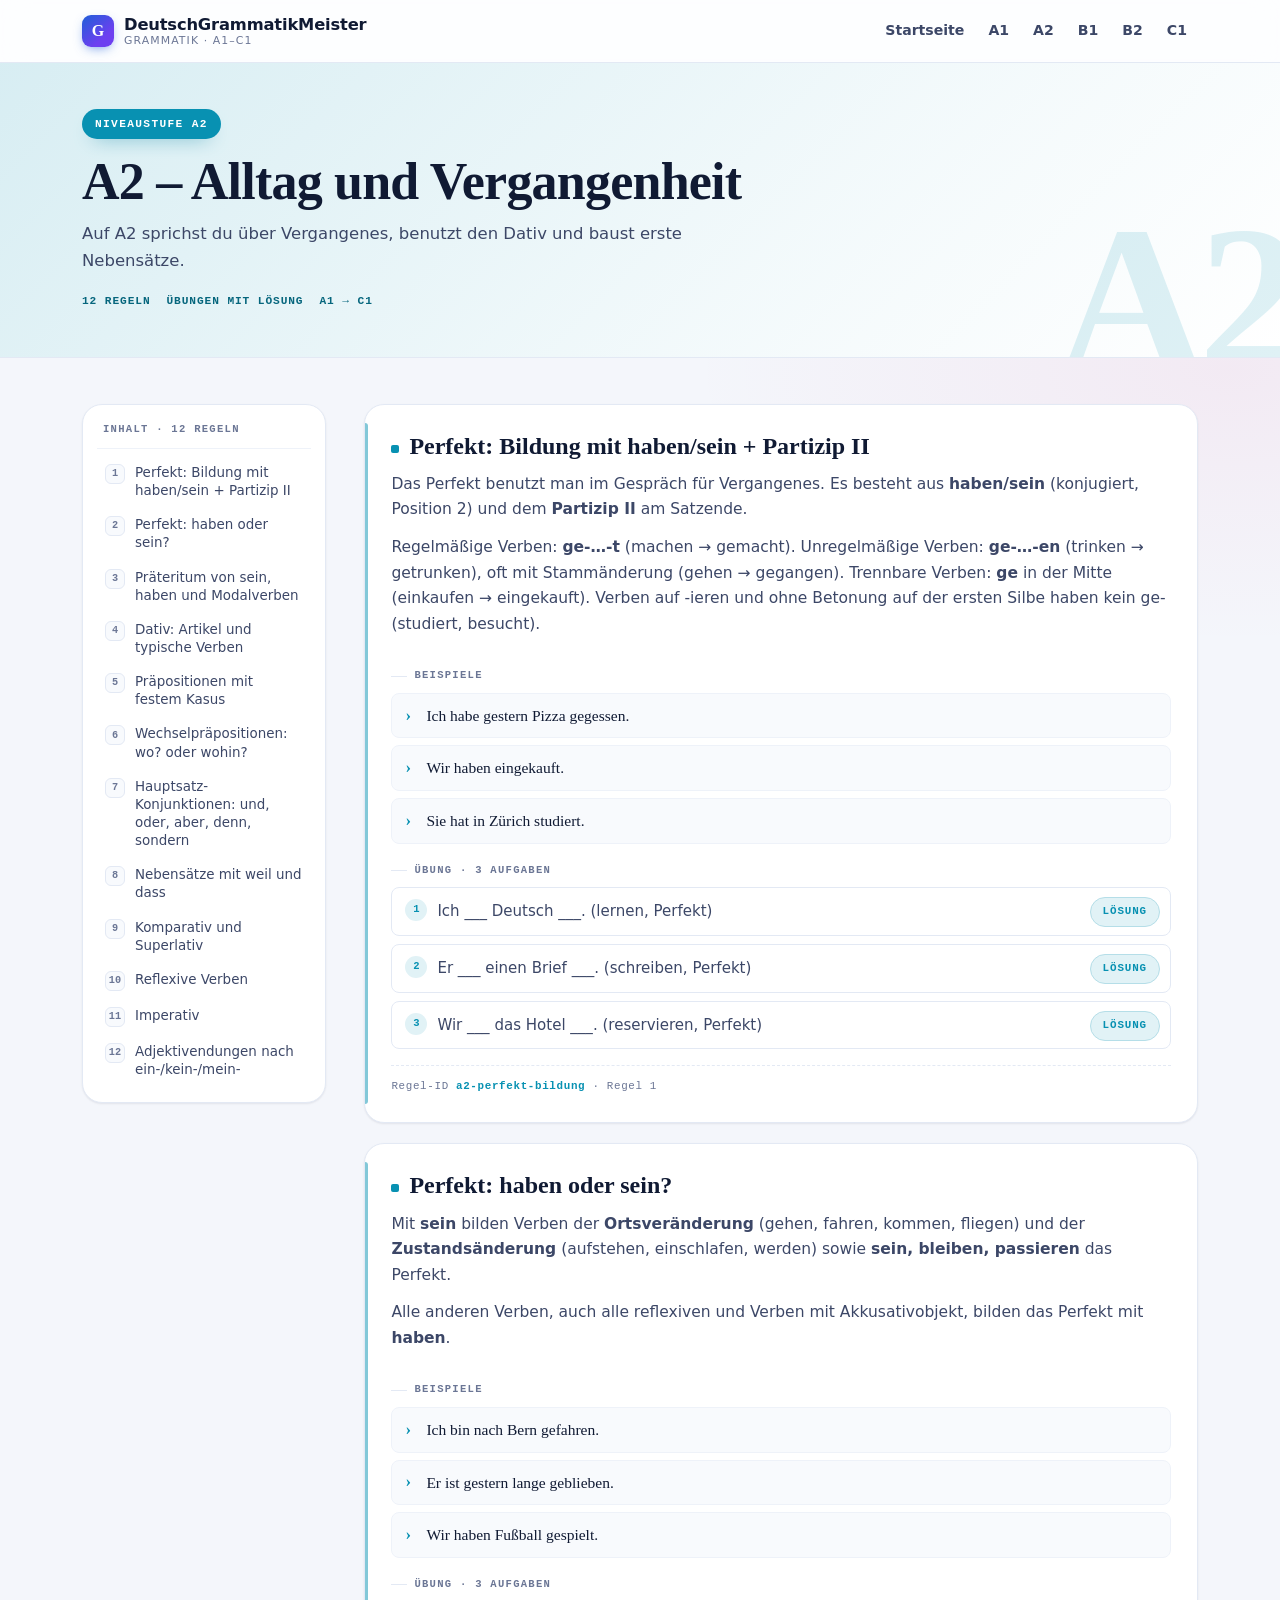
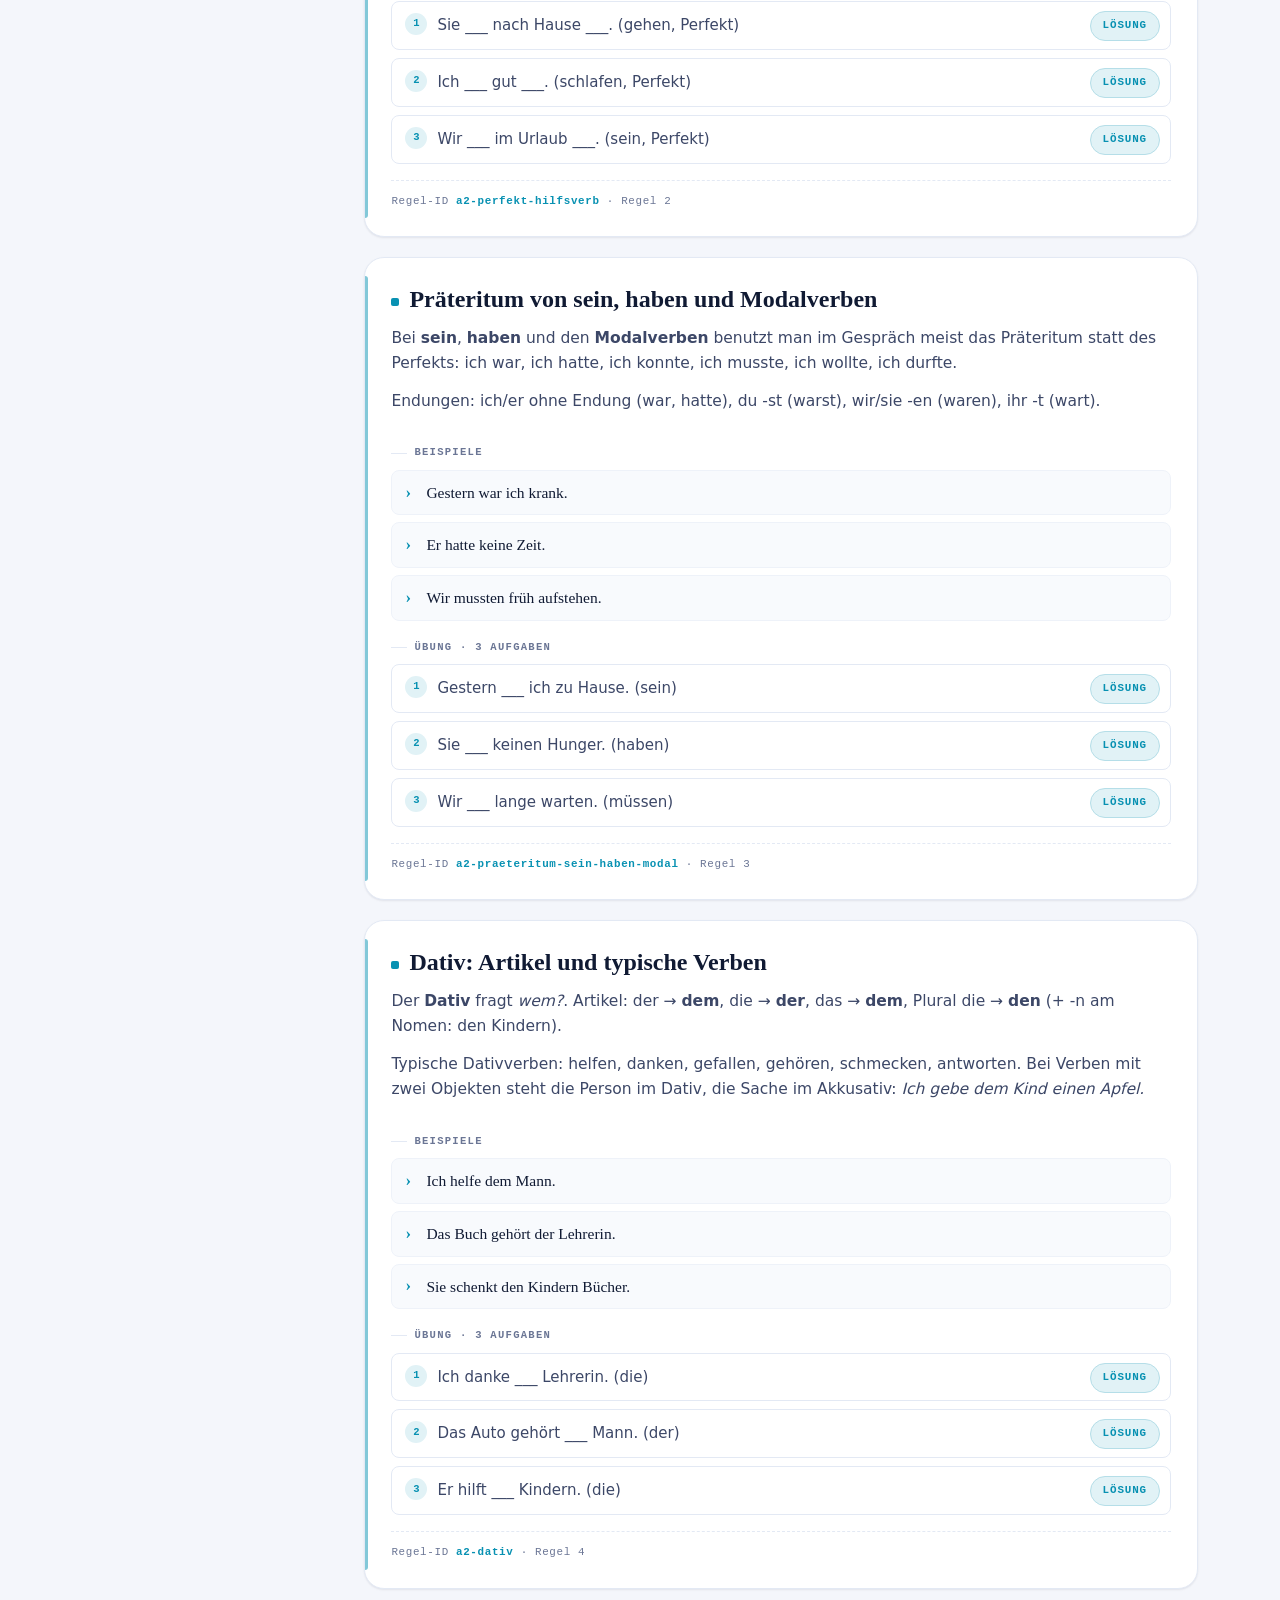
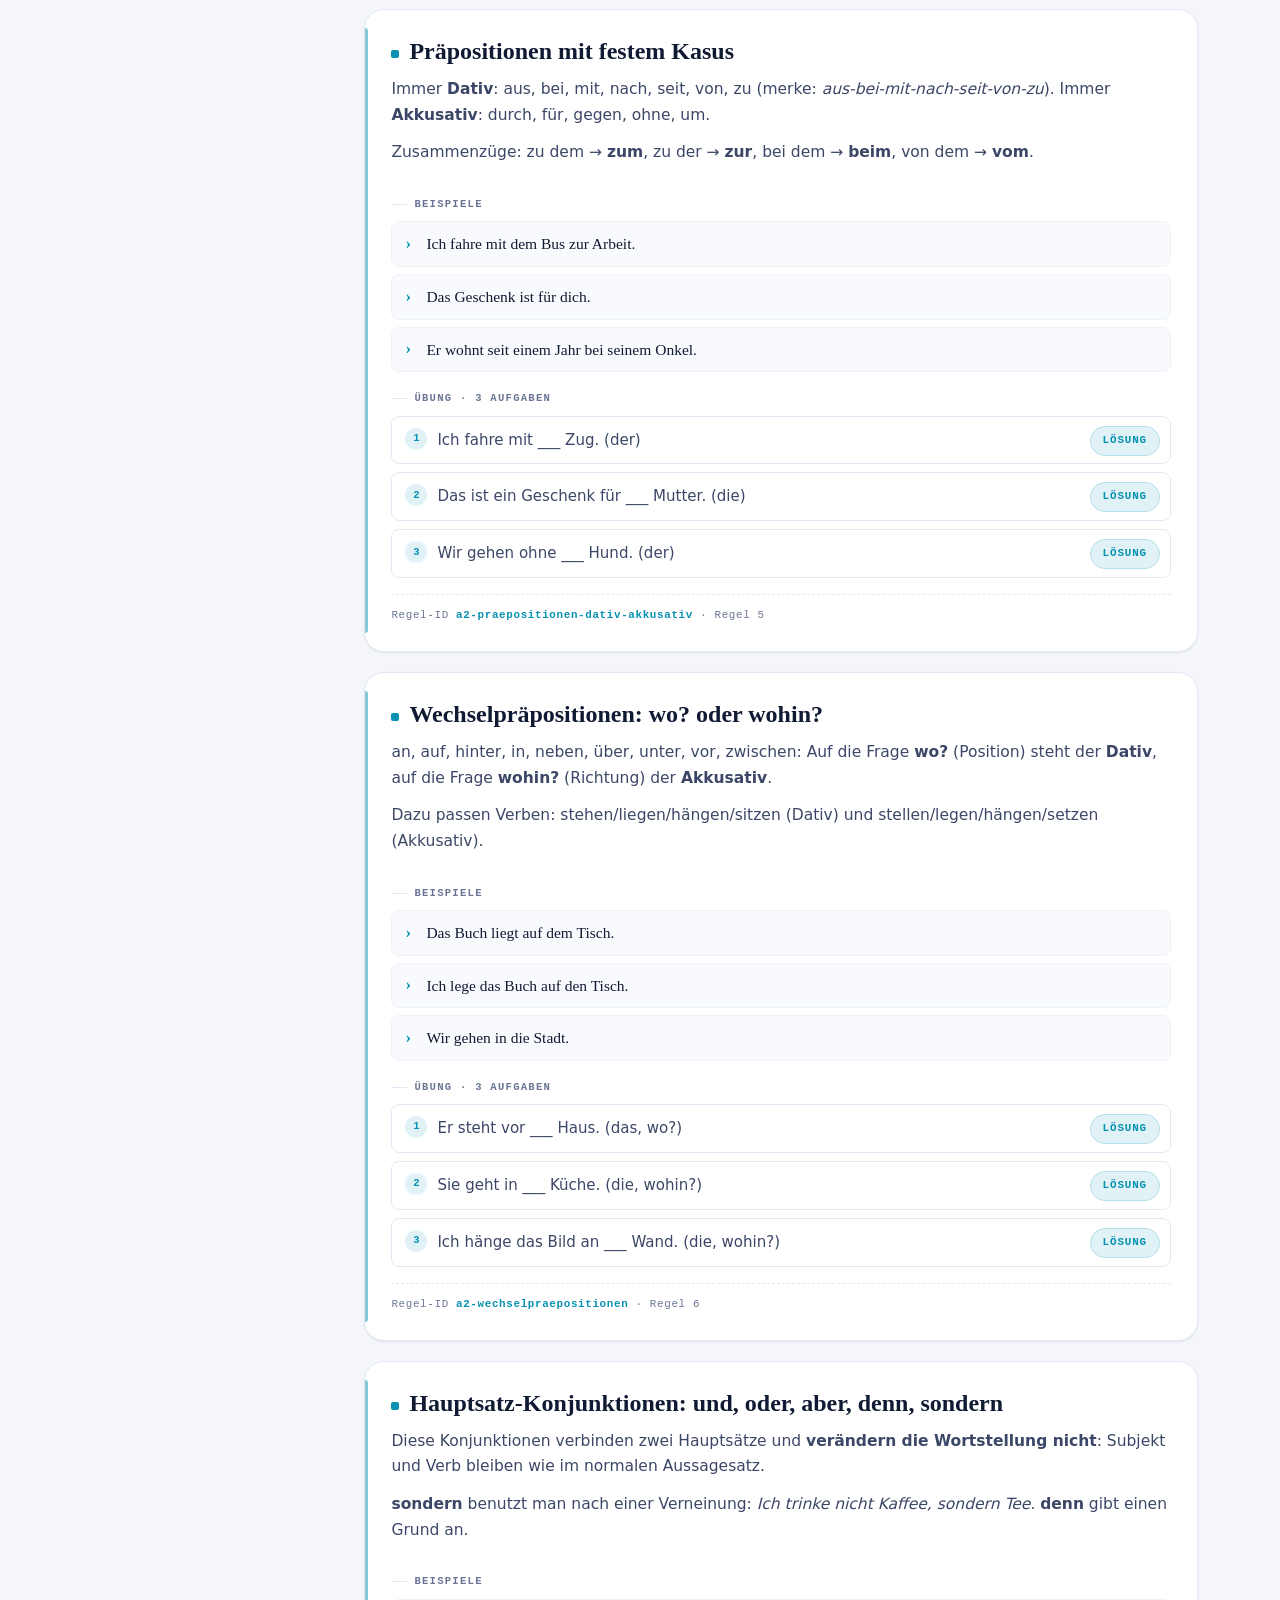
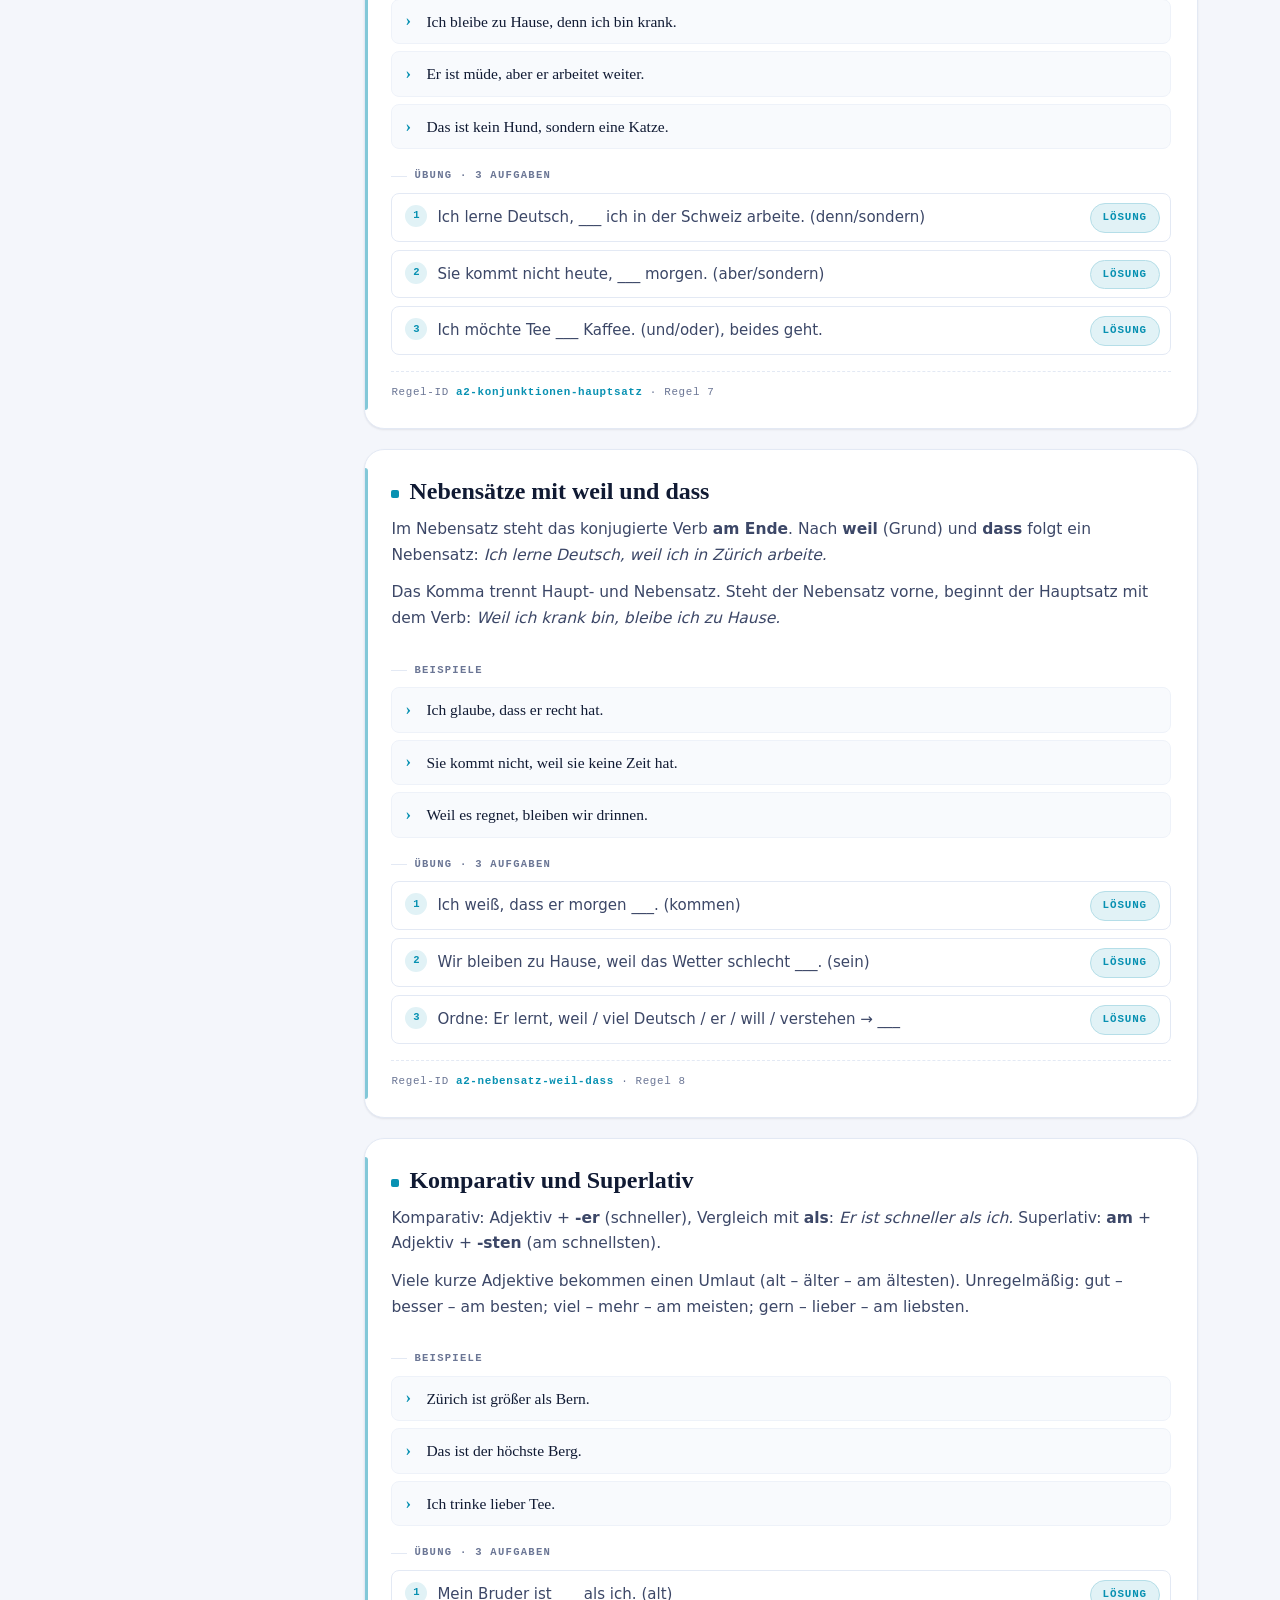
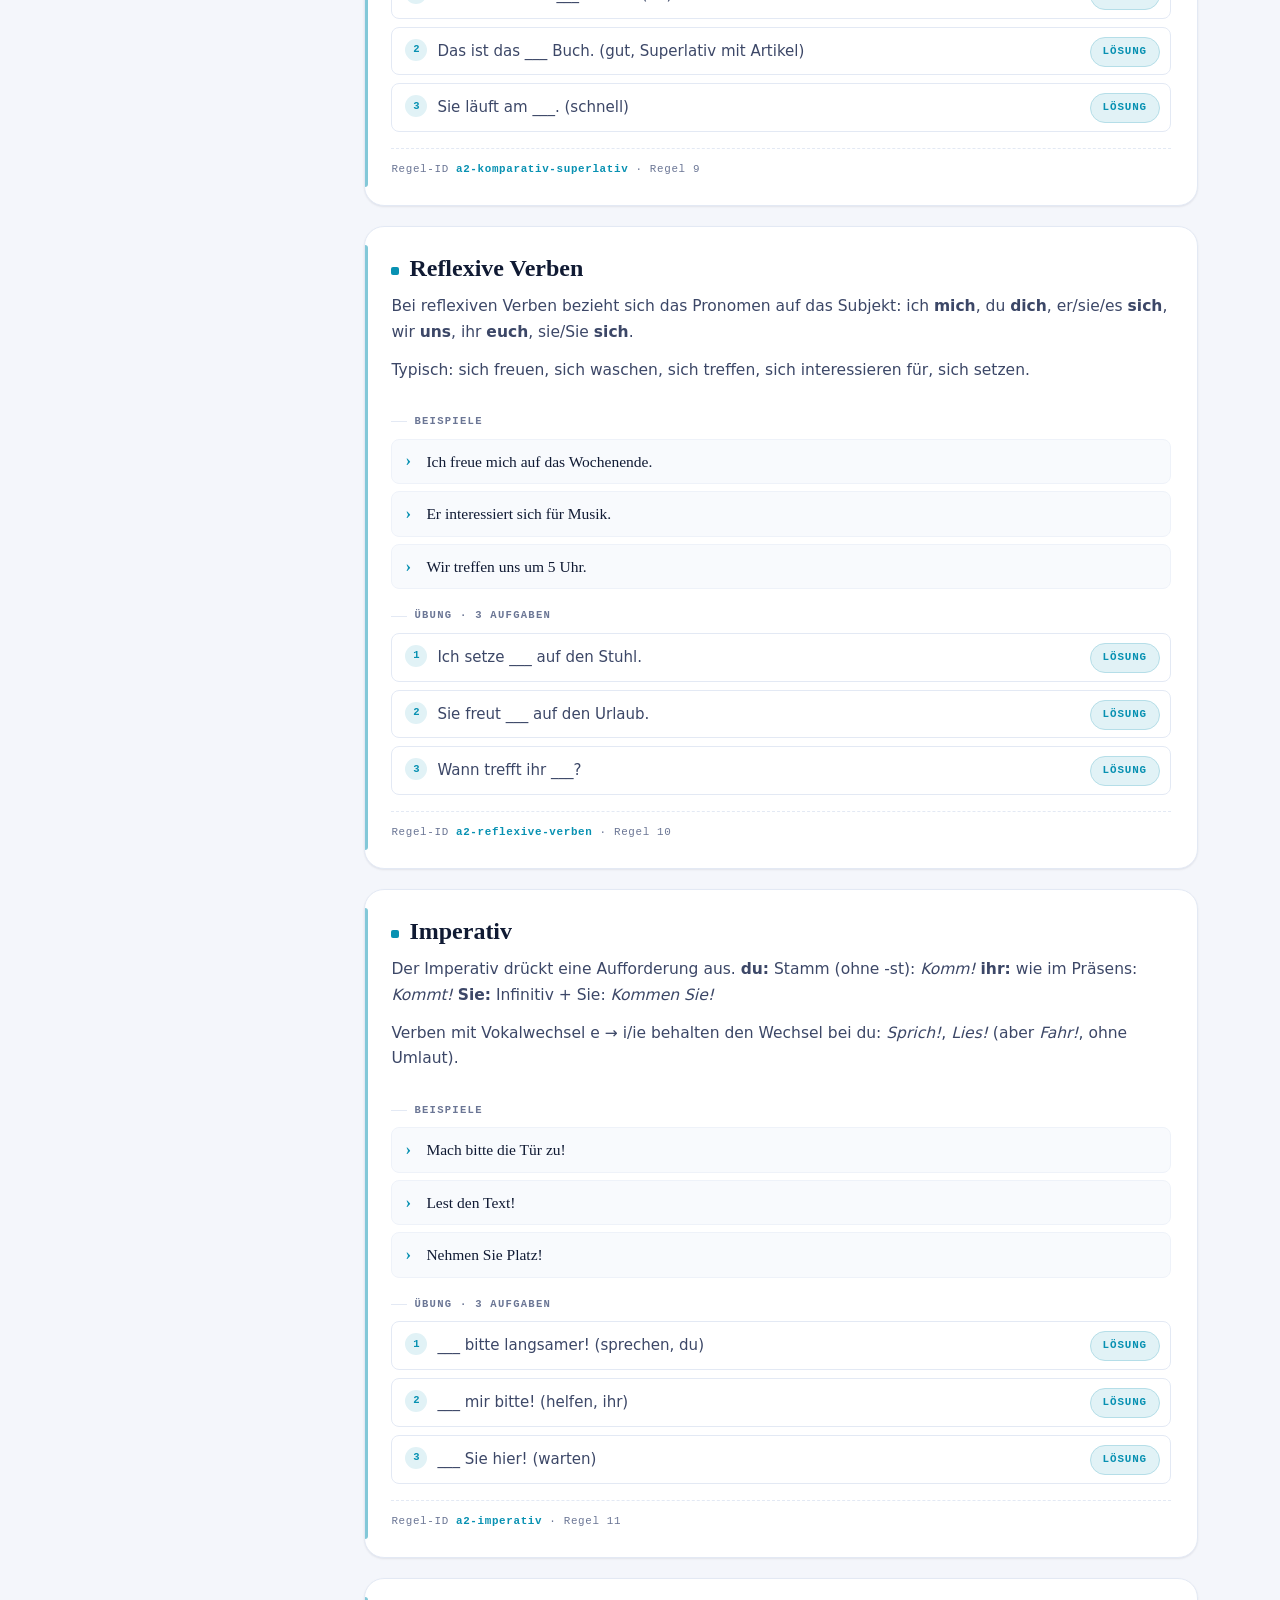
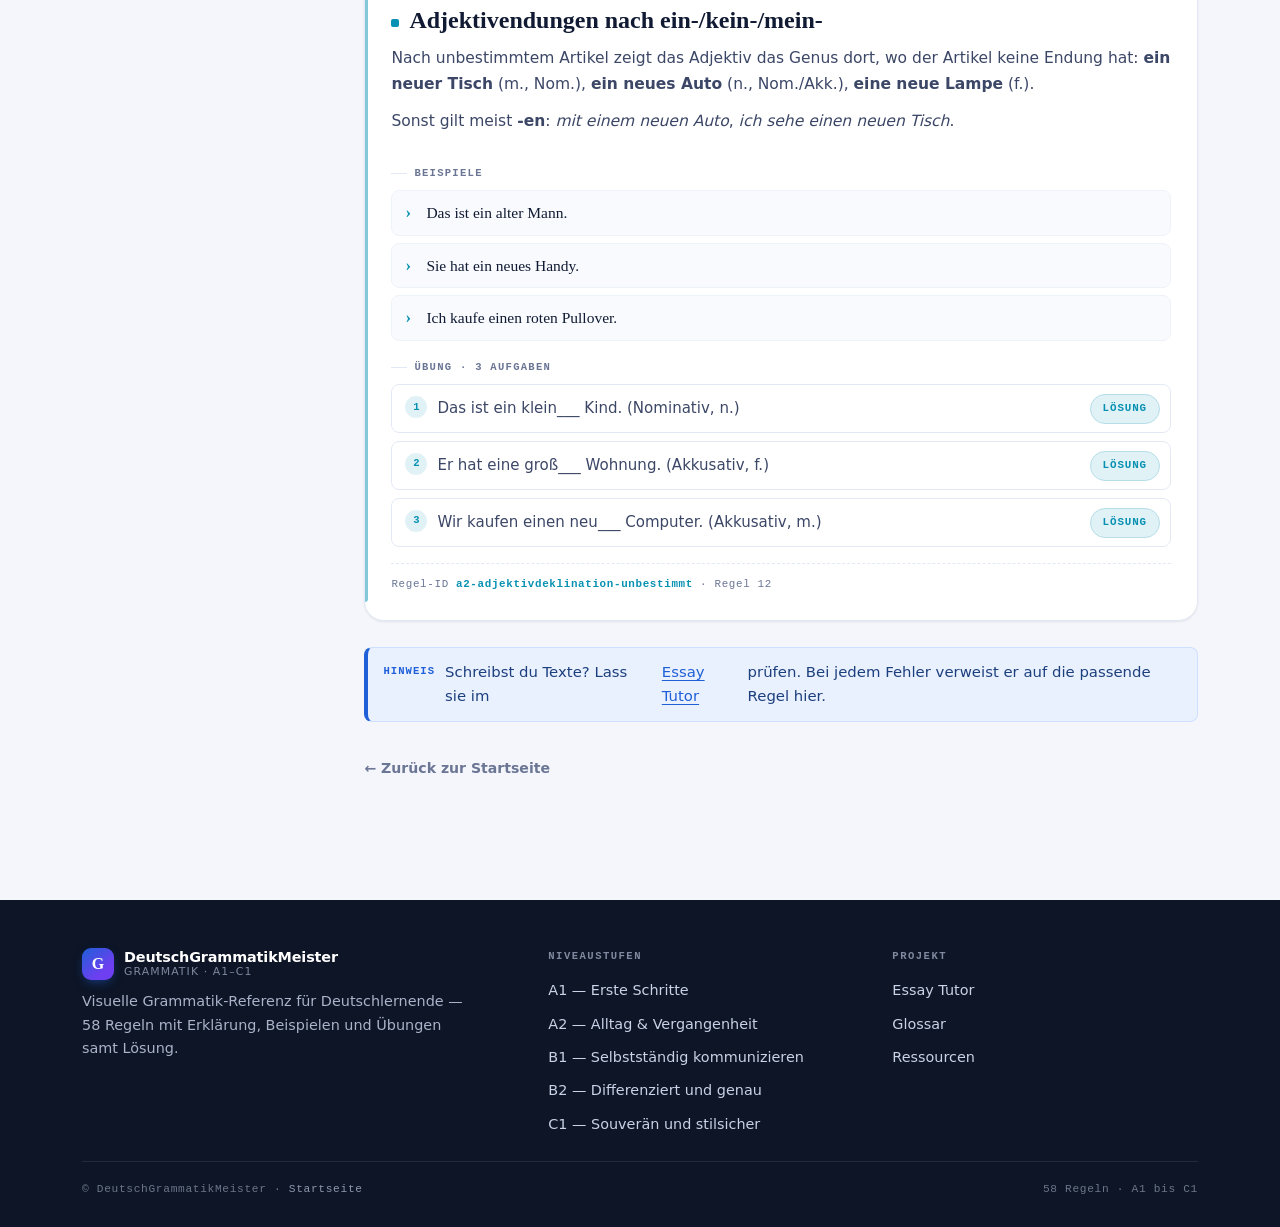
<file: apps/grammatik/a2.html>
<!DOCTYPE html>
<html lang="de">
<head>
    <meta charset="UTF-8">
    <meta name="viewport" content="width=device-width, initial-scale=1.0">
    <title>A2 – Alltag und Vergangenheit — DeutschGrammatikMeister</title>
    <meta name="description" content="Auf A2 sprichst du über Vergangenes, benutzt den Dativ und baust erste Nebensätze.">
    <link rel="stylesheet" href="style.css">
</head>
<body>
    <header class="site-header">
        <div class="container">
            <a class="brand" href="index.html">
                <span class="brand-mark" aria-hidden="true">G</span>
                <span class="brand-text">DeutschGrammatikMeister<small>Grammatik · A1–C1</small></span>
            </a>
            <nav class="site-nav" aria-label="Hauptnavigation">
                <ul>
                    <li><a href="index.html">Startseite</a></li>
                    <li><a href="a1.html">A1</a></li>
                    <li><a href="a2.html" aria-current="page">A2</a></li>
                    <li><a href="b1.html">B1</a></li>
                    <li><a href="b2.html">B2</a></li>
                    <li><a href="c1.html">C1</a></li>
                </ul>
            </nav>
        </div>
    </header>

    <main>
        <section class="level-hero" data-level="A2" style="--level: var(--a2)">
            <div class="container">
                <span class="chip">Niveaustufe A2</span>
                <h1>A2 – Alltag und Vergangenheit</h1>
                <p>Auf A2 sprichst du über Vergangenes, benutzt den Dativ und baust erste Nebensätze.</p>
                <div class="meta">
                    <span>12 Regeln</span>
                    <span>Übungen mit Lösung</span>
                    <span>A1 → C1</span>
                </div>
            </div>
        </section>

        <div class="container">
            <div class="level-layout" style="--level: var(--a2); --level-soft: color-mix(in srgb, var(--a2) 12%, #fff)">
                <aside class="toc-rail" data-pagefind-ignore>
                    <div class="rail-title">Inhalt · 12 Regeln</div>
                    <ol>
                        <li><a href="#a2-perfekt-bildung">Perfekt: Bildung mit haben/sein + Partizip II</a></li>
                        <li><a href="#a2-perfekt-hilfsverb">Perfekt: haben oder sein?</a></li>
                        <li><a href="#a2-praeteritum-sein-haben-modal">Präteritum von sein, haben und Modalverben</a></li>
                        <li><a href="#a2-dativ">Dativ: Artikel und typische Verben</a></li>
                        <li><a href="#a2-praepositionen-dativ-akkusativ">Präpositionen mit festem Kasus</a></li>
                        <li><a href="#a2-wechselpraepositionen">Wechselpräpositionen: wo? oder wohin?</a></li>
                        <li><a href="#a2-konjunktionen-hauptsatz">Hauptsatz-Konjunktionen: und, oder, aber, denn, sondern</a></li>
                        <li><a href="#a2-nebensatz-weil-dass">Nebensätze mit weil und dass</a></li>
                        <li><a href="#a2-komparativ-superlativ">Komparativ und Superlativ</a></li>
                        <li><a href="#a2-reflexive-verben">Reflexive Verben</a></li>
                        <li><a href="#a2-imperativ">Imperativ</a></li>
                        <li><a href="#a2-adjektivdeklination-unbestimmt">Adjektivendungen nach ein-/kein-/mein-</a></li>
                    </ol>
                </aside>
                <div class="rules">
<article class="rule" id="a2-perfekt-bildung">
<h3>Perfekt: Bildung mit haben/sein + Partizip II</h3>
<p>Das Perfekt benutzt man im Gespräch für Vergangenes. Es besteht aus <strong>haben/sein</strong> (konjugiert, Position 2) und dem <strong>Partizip II</strong> am Satzende.</p>
<p>Regelmäßige Verben: <strong>ge-…-t</strong> (machen → gemacht). Unregelmäßige Verben: <strong>ge-…-en</strong> (trinken → getrunken), oft mit Stammänderung (gehen → gegangen). Trennbare Verben: <strong>ge</strong> in der Mitte (einkaufen → eingekauft). Verben auf -ieren und ohne Betonung auf der ersten Silbe haben kein ge- (studiert, besucht).</p>
<p class="label">Beispiele</p>
<ul class="examples"><li>Ich habe gestern Pizza gegessen.</li>
<li>Wir haben eingekauft.</li>
<li>Sie hat in Zürich studiert.</li>
</ul>
<p class="label">Übung · 3 Aufgaben</p>
<ol class="exercises"><li><span class="q">Ich ___ Deutsch ___. (lernen, Perfekt)</span> <details><summary>Lösung</summary><span class="a">habe … gelernt</span></details></li>
<li><span class="q">Er ___ einen Brief ___. (schreiben, Perfekt)</span> <details><summary>Lösung</summary><span class="a">hat … geschrieben</span></details></li>
<li><span class="q">Wir ___ das Hotel ___. (reservieren, Perfekt)</span> <details><summary>Lösung</summary><span class="a">haben … reserviert</span></details></li>
</ol>
<p class="ruleid">Regel-ID <code>a2-perfekt-bildung</code> · Regel 1</p>
</article>
<article class="rule" id="a2-perfekt-hilfsverb">
<h3>Perfekt: haben oder sein?</h3>
<p>Mit <strong>sein</strong> bilden Verben der <strong>Ortsveränderung</strong> (gehen, fahren, kommen, fliegen) und der <strong>Zustandsänderung</strong> (aufstehen, einschlafen, werden) sowie <strong>sein, bleiben, passieren</strong> das Perfekt.</p>
<p>Alle anderen Verben, auch alle reflexiven und Verben mit Akkusativobjekt, bilden das Perfekt mit <strong>haben</strong>.</p>
<p class="label">Beispiele</p>
<ul class="examples"><li>Ich bin nach Bern gefahren.</li>
<li>Er ist gestern lange geblieben.</li>
<li>Wir haben Fußball gespielt.</li>
</ul>
<p class="label">Übung · 3 Aufgaben</p>
<ol class="exercises"><li><span class="q">Sie ___ nach Hause ___. (gehen, Perfekt)</span> <details><summary>Lösung</summary><span class="a">ist … gegangen</span></details></li>
<li><span class="q">Ich ___ gut ___. (schlafen, Perfekt)</span> <details><summary>Lösung</summary><span class="a">habe … geschlafen</span></details></li>
<li><span class="q">Wir ___ im Urlaub ___. (sein, Perfekt)</span> <details><summary>Lösung</summary><span class="a">sind … gewesen</span></details></li>
</ol>
<p class="ruleid">Regel-ID <code>a2-perfekt-hilfsverb</code> · Regel 2</p>
</article>
<article class="rule" id="a2-praeteritum-sein-haben-modal">
<h3>Präteritum von sein, haben und Modalverben</h3>
<p>Bei <strong>sein</strong>, <strong>haben</strong> und den <strong>Modalverben</strong> benutzt man im Gespräch meist das Präteritum statt des Perfekts: ich war, ich hatte, ich konnte, ich musste, ich wollte, ich durfte.</p>
<p>Endungen: ich/er ohne Endung (war, hatte), du -st (warst), wir/sie -en (waren), ihr -t (wart).</p>
<p class="label">Beispiele</p>
<ul class="examples"><li>Gestern war ich krank.</li>
<li>Er hatte keine Zeit.</li>
<li>Wir mussten früh aufstehen.</li>
</ul>
<p class="label">Übung · 3 Aufgaben</p>
<ol class="exercises"><li><span class="q">Gestern ___ ich zu Hause. (sein)</span> <details><summary>Lösung</summary><span class="a">war</span></details></li>
<li><span class="q">Sie ___ keinen Hunger. (haben)</span> <details><summary>Lösung</summary><span class="a">hatte</span></details></li>
<li><span class="q">Wir ___ lange warten. (müssen)</span> <details><summary>Lösung</summary><span class="a">mussten</span></details></li>
</ol>
<p class="ruleid">Regel-ID <code>a2-praeteritum-sein-haben-modal</code> · Regel 3</p>
</article>
<article class="rule" id="a2-dativ">
<h3>Dativ: Artikel und typische Verben</h3>
<p>Der <strong>Dativ</strong> fragt <em>wem?</em>. Artikel: der → <strong>dem</strong>, die → <strong>der</strong>, das → <strong>dem</strong>, Plural die → <strong>den</strong> (+ -n am Nomen: den Kindern).</p>
<p>Typische Dativverben: helfen, danken, gefallen, gehören, schmecken, antworten. Bei Verben mit zwei Objekten steht die Person im Dativ, die Sache im Akkusativ: <em>Ich gebe dem Kind einen Apfel.</em></p>
<p class="label">Beispiele</p>
<ul class="examples"><li>Ich helfe dem Mann.</li>
<li>Das Buch gehört der Lehrerin.</li>
<li>Sie schenkt den Kindern Bücher.</li>
</ul>
<p class="label">Übung · 3 Aufgaben</p>
<ol class="exercises"><li><span class="q">Ich danke ___ Lehrerin. (die)</span> <details><summary>Lösung</summary><span class="a">der</span></details></li>
<li><span class="q">Das Auto gehört ___ Mann. (der)</span> <details><summary>Lösung</summary><span class="a">dem</span></details></li>
<li><span class="q">Er hilft ___ Kindern. (die)</span> <details><summary>Lösung</summary><span class="a">den</span></details></li>
</ol>
<p class="ruleid">Regel-ID <code>a2-dativ</code> · Regel 4</p>
</article>
<article class="rule" id="a2-praepositionen-dativ-akkusativ">
<h3>Präpositionen mit festem Kasus</h3>
<p>Immer <strong>Dativ</strong>: aus, bei, mit, nach, seit, von, zu (merke: <em>aus-bei-mit-nach-seit-von-zu</em>). Immer <strong>Akkusativ</strong>: durch, für, gegen, ohne, um.</p>
<p>Zusammenzüge: zu dem → <strong>zum</strong>, zu der → <strong>zur</strong>, bei dem → <strong>beim</strong>, von dem → <strong>vom</strong>.</p>
<p class="label">Beispiele</p>
<ul class="examples"><li>Ich fahre mit dem Bus zur Arbeit.</li>
<li>Das Geschenk ist für dich.</li>
<li>Er wohnt seit einem Jahr bei seinem Onkel.</li>
</ul>
<p class="label">Übung · 3 Aufgaben</p>
<ol class="exercises"><li><span class="q">Ich fahre mit ___ Zug. (der)</span> <details><summary>Lösung</summary><span class="a">dem</span></details></li>
<li><span class="q">Das ist ein Geschenk für ___ Mutter. (die)</span> <details><summary>Lösung</summary><span class="a">die</span></details></li>
<li><span class="q">Wir gehen ohne ___ Hund. (der)</span> <details><summary>Lösung</summary><span class="a">den</span></details></li>
</ol>
<p class="ruleid">Regel-ID <code>a2-praepositionen-dativ-akkusativ</code> · Regel 5</p>
</article>
<article class="rule" id="a2-wechselpraepositionen">
<h3>Wechselpräpositionen: wo? oder wohin?</h3>
<p>an, auf, hinter, in, neben, über, unter, vor, zwischen: Auf die Frage <strong>wo?</strong> (Position) steht der <strong>Dativ</strong>, auf die Frage <strong>wohin?</strong> (Richtung) der <strong>Akkusativ</strong>.</p>
<p>Dazu passen Verben: stehen/liegen/hängen/sitzen (Dativ) und stellen/legen/hängen/setzen (Akkusativ).</p>
<p class="label">Beispiele</p>
<ul class="examples"><li>Das Buch liegt auf dem Tisch.</li>
<li>Ich lege das Buch auf den Tisch.</li>
<li>Wir gehen in die Stadt.</li>
</ul>
<p class="label">Übung · 3 Aufgaben</p>
<ol class="exercises"><li><span class="q">Er steht vor ___ Haus. (das, wo?)</span> <details><summary>Lösung</summary><span class="a">dem</span></details></li>
<li><span class="q">Sie geht in ___ Küche. (die, wohin?)</span> <details><summary>Lösung</summary><span class="a">die</span></details></li>
<li><span class="q">Ich hänge das Bild an ___ Wand. (die, wohin?)</span> <details><summary>Lösung</summary><span class="a">die</span></details></li>
</ol>
<p class="ruleid">Regel-ID <code>a2-wechselpraepositionen</code> · Regel 6</p>
</article>
<article class="rule" id="a2-konjunktionen-hauptsatz">
<h3>Hauptsatz-Konjunktionen: und, oder, aber, denn, sondern</h3>
<p>Diese Konjunktionen verbinden zwei Hauptsätze und <strong>verändern die Wortstellung nicht</strong>: Subjekt und Verb bleiben wie im normalen Aussagesatz.</p>
<p><strong>sondern</strong> benutzt man nach einer Verneinung: <em>Ich trinke nicht Kaffee, sondern Tee.</em> <strong>denn</strong> gibt einen Grund an.</p>
<p class="label">Beispiele</p>
<ul class="examples"><li>Ich bleibe zu Hause, denn ich bin krank.</li>
<li>Er ist müde, aber er arbeitet weiter.</li>
<li>Das ist kein Hund, sondern eine Katze.</li>
</ul>
<p class="label">Übung · 3 Aufgaben</p>
<ol class="exercises"><li><span class="q">Ich lerne Deutsch, ___ ich in der Schweiz arbeite. (denn/sondern)</span> <details><summary>Lösung</summary><span class="a">denn</span></details></li>
<li><span class="q">Sie kommt nicht heute, ___ morgen. (aber/sondern)</span> <details><summary>Lösung</summary><span class="a">sondern</span></details></li>
<li><span class="q">Ich möchte Tee ___ Kaffee. (und/oder), beides geht.</span> <details><summary>Lösung</summary><span class="a">oder</span></details></li>
</ol>
<p class="ruleid">Regel-ID <code>a2-konjunktionen-hauptsatz</code> · Regel 7</p>
</article>
<article class="rule" id="a2-nebensatz-weil-dass">
<h3>Nebensätze mit weil und dass</h3>
<p>Im Nebensatz steht das konjugierte Verb <strong>am Ende</strong>. Nach <strong>weil</strong> (Grund) und <strong>dass</strong> folgt ein Nebensatz: <em>Ich lerne Deutsch, weil ich in Zürich arbeite.</em></p>
<p>Das Komma trennt Haupt- und Nebensatz. Steht der Nebensatz vorne, beginnt der Hauptsatz mit dem Verb: <em>Weil ich krank bin, bleibe ich zu Hause.</em></p>
<p class="label">Beispiele</p>
<ul class="examples"><li>Ich glaube, dass er recht hat.</li>
<li>Sie kommt nicht, weil sie keine Zeit hat.</li>
<li>Weil es regnet, bleiben wir drinnen.</li>
</ul>
<p class="label">Übung · 3 Aufgaben</p>
<ol class="exercises"><li><span class="q">Ich weiß, dass er morgen ___. (kommen)</span> <details><summary>Lösung</summary><span class="a">kommt</span></details></li>
<li><span class="q">Wir bleiben zu Hause, weil das Wetter schlecht ___. (sein)</span> <details><summary>Lösung</summary><span class="a">ist</span></details></li>
<li><span class="q">Ordne: Er lernt, weil / viel Deutsch / er / will / verstehen → ___</span> <details><summary>Lösung</summary><span class="a">Er lernt viel Deutsch, weil er verstehen will.</span></details></li>
</ol>
<p class="ruleid">Regel-ID <code>a2-nebensatz-weil-dass</code> · Regel 8</p>
</article>
<article class="rule" id="a2-komparativ-superlativ">
<h3>Komparativ und Superlativ</h3>
<p>Komparativ: Adjektiv + <strong>-er</strong> (schneller), Vergleich mit <strong>als</strong>: <em>Er ist schneller als ich.</em> Superlativ: <strong>am</strong> + Adjektiv + <strong>-sten</strong> (am schnellsten).</p>
<p>Viele kurze Adjektive bekommen einen Umlaut (alt – älter – am ältesten). Unregelmäßig: gut – besser – am besten; viel – mehr – am meisten; gern – lieber – am liebsten.</p>
<p class="label">Beispiele</p>
<ul class="examples"><li>Zürich ist größer als Bern.</li>
<li>Das ist der höchste Berg.</li>
<li>Ich trinke lieber Tee.</li>
</ul>
<p class="label">Übung · 3 Aufgaben</p>
<ol class="exercises"><li><span class="q">Mein Bruder ist ___ als ich. (alt)</span> <details><summary>Lösung</summary><span class="a">älter</span></details></li>
<li><span class="q">Das ist das ___ Buch. (gut, Superlativ mit Artikel)</span> <details><summary>Lösung</summary><span class="a">beste</span></details></li>
<li><span class="q">Sie läuft am ___. (schnell)</span> <details><summary>Lösung</summary><span class="a">schnellsten</span></details></li>
</ol>
<p class="ruleid">Regel-ID <code>a2-komparativ-superlativ</code> · Regel 9</p>
</article>
<article class="rule" id="a2-reflexive-verben">
<h3>Reflexive Verben</h3>
<p>Bei reflexiven Verben bezieht sich das Pronomen auf das Subjekt: ich <strong>mich</strong>, du <strong>dich</strong>, er/sie/es <strong>sich</strong>, wir <strong>uns</strong>, ihr <strong>euch</strong>, sie/Sie <strong>sich</strong>.</p>
<p>Typisch: sich freuen, sich waschen, sich treffen, sich interessieren für, sich setzen.</p>
<p class="label">Beispiele</p>
<ul class="examples"><li>Ich freue mich auf das Wochenende.</li>
<li>Er interessiert sich für Musik.</li>
<li>Wir treffen uns um 5 Uhr.</li>
</ul>
<p class="label">Übung · 3 Aufgaben</p>
<ol class="exercises"><li><span class="q">Ich setze ___ auf den Stuhl.</span> <details><summary>Lösung</summary><span class="a">mich</span></details></li>
<li><span class="q">Sie freut ___ auf den Urlaub.</span> <details><summary>Lösung</summary><span class="a">sich</span></details></li>
<li><span class="q">Wann trefft ihr ___?</span> <details><summary>Lösung</summary><span class="a">euch</span></details></li>
</ol>
<p class="ruleid">Regel-ID <code>a2-reflexive-verben</code> · Regel 10</p>
</article>
<article class="rule" id="a2-imperativ">
<h3>Imperativ</h3>
<p>Der Imperativ drückt eine Aufforderung aus. <strong>du:</strong> Stamm (ohne -st): <em>Komm!</em> <strong>ihr:</strong> wie im Präsens: <em>Kommt!</em> <strong>Sie:</strong> Infinitiv + Sie: <em>Kommen Sie!</em></p>
<p>Verben mit Vokalwechsel e → i/ie behalten den Wechsel bei du: <em>Sprich!</em>, <em>Lies!</em> (aber <em>Fahr!</em>, ohne Umlaut).</p>
<p class="label">Beispiele</p>
<ul class="examples"><li>Mach bitte die Tür zu!</li>
<li>Lest den Text!</li>
<li>Nehmen Sie Platz!</li>
</ul>
<p class="label">Übung · 3 Aufgaben</p>
<ol class="exercises"><li><span class="q">___ bitte langsamer! (sprechen, du)</span> <details><summary>Lösung</summary><span class="a">Sprich</span></details></li>
<li><span class="q">___ mir bitte! (helfen, ihr)</span> <details><summary>Lösung</summary><span class="a">Helft</span></details></li>
<li><span class="q">___ Sie hier! (warten)</span> <details><summary>Lösung</summary><span class="a">Warten</span></details></li>
</ol>
<p class="ruleid">Regel-ID <code>a2-imperativ</code> · Regel 11</p>
</article>
<article class="rule" id="a2-adjektivdeklination-unbestimmt">
<h3>Adjektivendungen nach ein-/kein-/mein-</h3>
<p>Nach unbestimmtem Artikel zeigt das Adjektiv das Genus dort, wo der Artikel keine Endung hat: <strong>ein neuer Tisch</strong> (m., Nom.), <strong>ein neues Auto</strong> (n., Nom./Akk.), <strong>eine neue Lampe</strong> (f.).</p>
<p>Sonst gilt meist <strong>-en</strong>: <em>mit einem neuen Auto</em>, <em>ich sehe einen neuen Tisch</em>.</p>
<p class="label">Beispiele</p>
<ul class="examples"><li>Das ist ein alter Mann.</li>
<li>Sie hat ein neues Handy.</li>
<li>Ich kaufe einen roten Pullover.</li>
</ul>
<p class="label">Übung · 3 Aufgaben</p>
<ol class="exercises"><li><span class="q">Das ist ein klein___ Kind. (Nominativ, n.)</span> <details><summary>Lösung</summary><span class="a">es</span></details></li>
<li><span class="q">Er hat eine groß___ Wohnung. (Akkusativ, f.)</span> <details><summary>Lösung</summary><span class="a">e</span></details></li>
<li><span class="q">Wir kaufen einen neu___ Computer. (Akkusativ, m.)</span> <details><summary>Lösung</summary><span class="a">en</span></details></li>
</ol>
<p class="ruleid">Regel-ID <code>a2-adjektivdeklination-unbestimmt</code> · Regel 12</p>
</article>
                    <p class="hint info" style="margin-top:6px">Schreibst du Texte? Lass sie im <a href="https://my-essay-tutor.onrender.com/ui/">Essay Tutor</a> prüfen. Bei jedem Fehler verweist er auf die passende Regel hier.</p>
                    <a class="level-back" href="index.html">← Zurück zur Startseite</a>
                </div>
            </div>
        </div>
    </main>

    <footer class="site-footer">
        <div class="container">
            <div class="cols">
                <div>
                    <a class="brand" href="index.html">
                        <span class="brand-mark" aria-hidden="true">G</span>
                        <span class="brand-text">DeutschGrammatikMeister<small>Grammatik · A1–C1</small></span>
                    </a>
                    <p>Visuelle Grammatik-Referenz für Deutschlernende — 58 Regeln mit Erklärung, Beispielen und Übungen samt Lösung.</p>
                </div>
                <div>
                    <h4>Niveaustufen</h4>
                    <ul>
                        <li><a href="a1.html">A1 — Erste Schritte</a></li>
                        <li><a href="a2.html">A2 — Alltag &amp; Vergangenheit</a></li>
                        <li><a href="b1.html">B1 — Selbstständig kommunizieren</a></li>
                        <li><a href="b2.html">B2 — Differenziert und genau</a></li>
                        <li><a href="c1.html">C1 — Souverän und stilsicher</a></li>
                    </ul>
                </div>
                <div>
                    <h4>Projekt</h4>
                    <ul>
                        <li><a href="https://my-essay-tutor.onrender.com/ui/">Essay Tutor</a></li>
                        <li><a href="index.html#glossar">Glossar</a></li>
                        <li><a href="index.html#ressourcen">Ressourcen</a></li>
                    </ul>
                </div>
            </div>
            <div class="bottom">
                <span>© DeutschGrammatikMeister · <a href="index.html">Startseite</a></span>
                <span>58 Regeln · A1 bis C1</span>
            </div>
        </div>
    </footer>
</body>
</html>
</file>
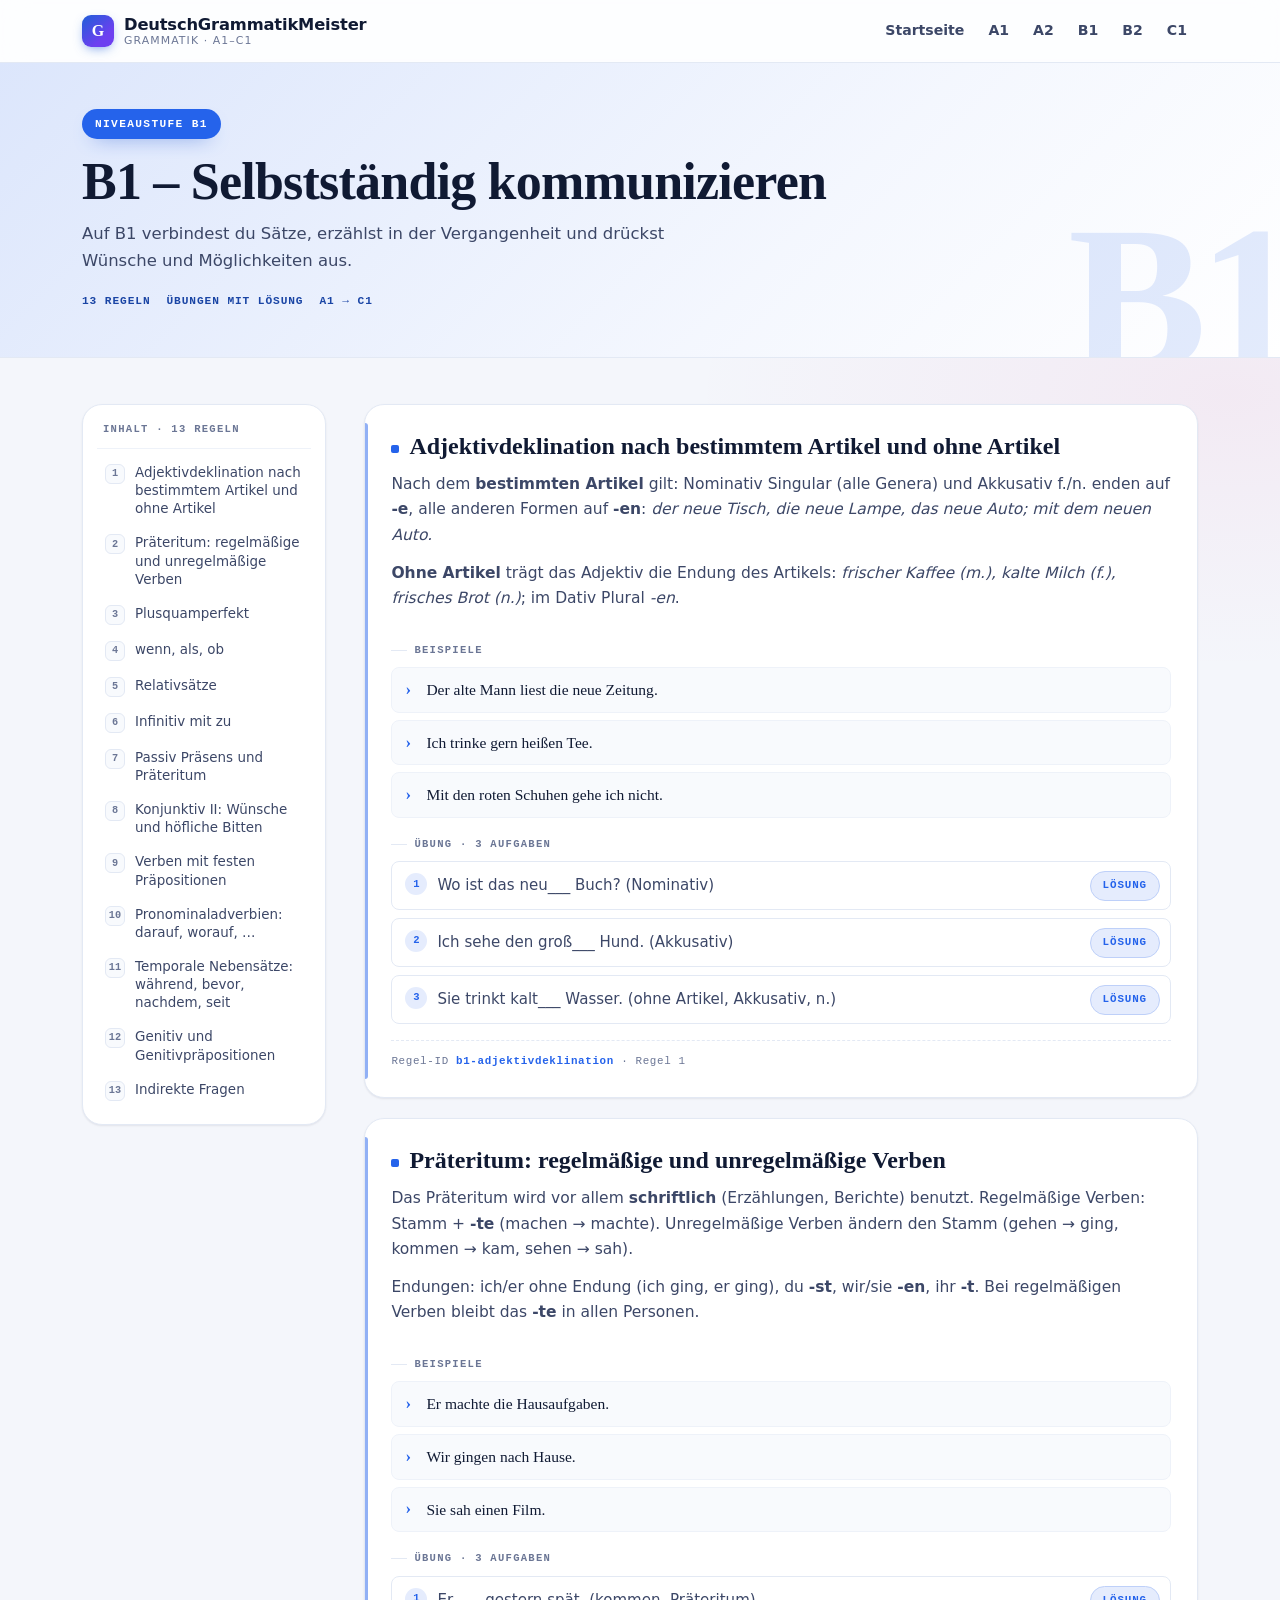
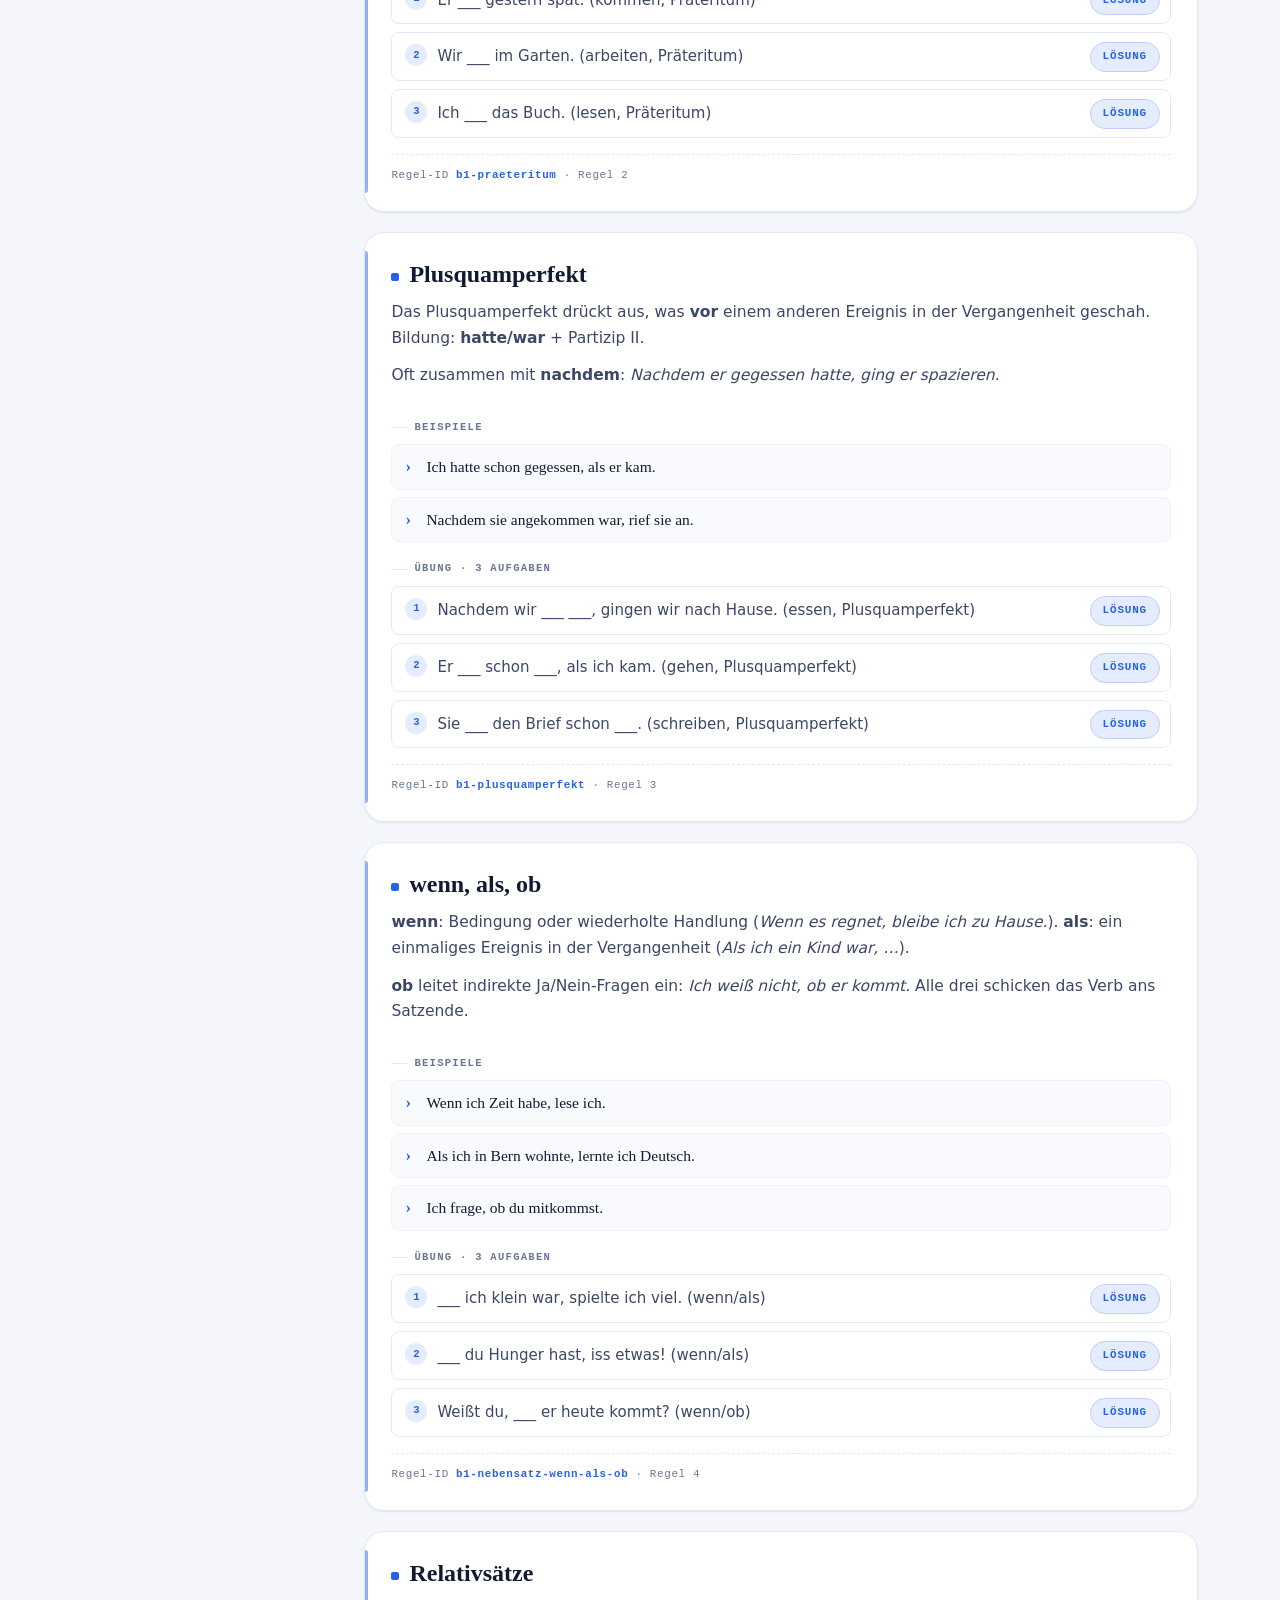
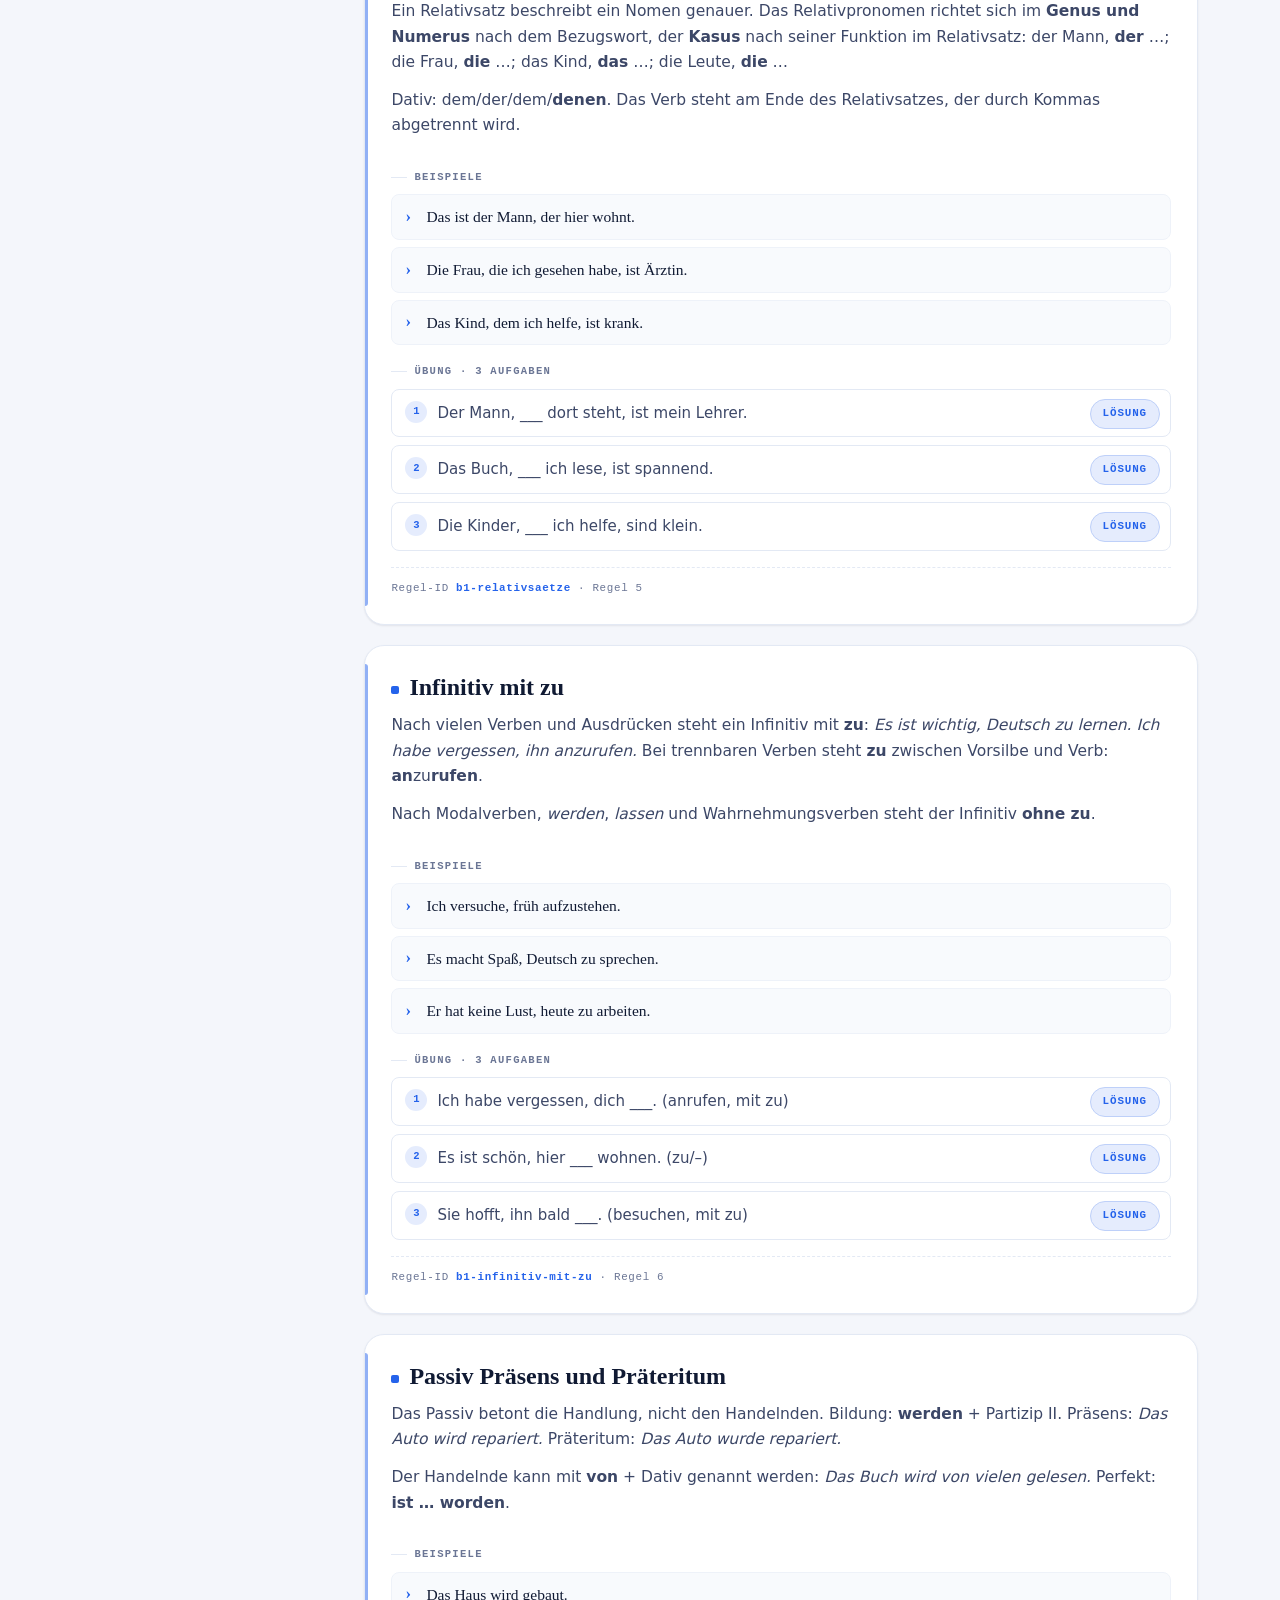
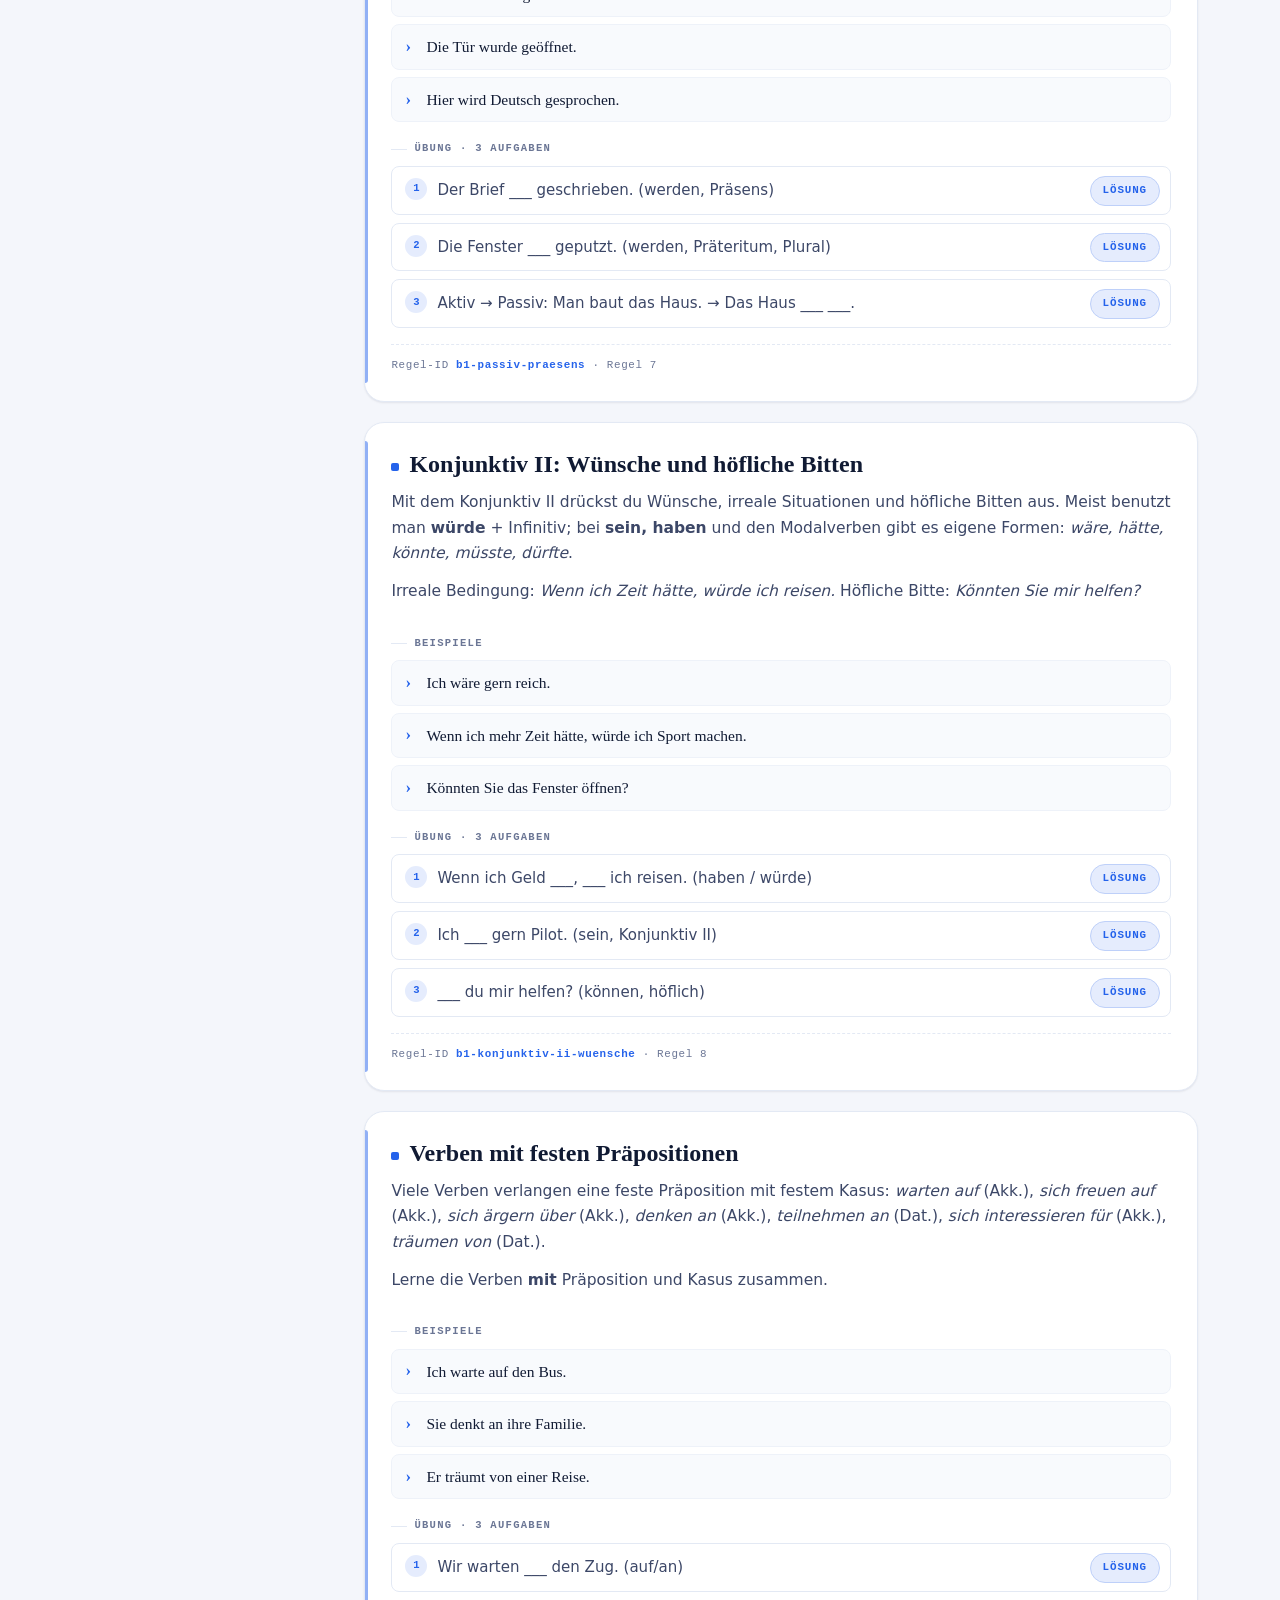
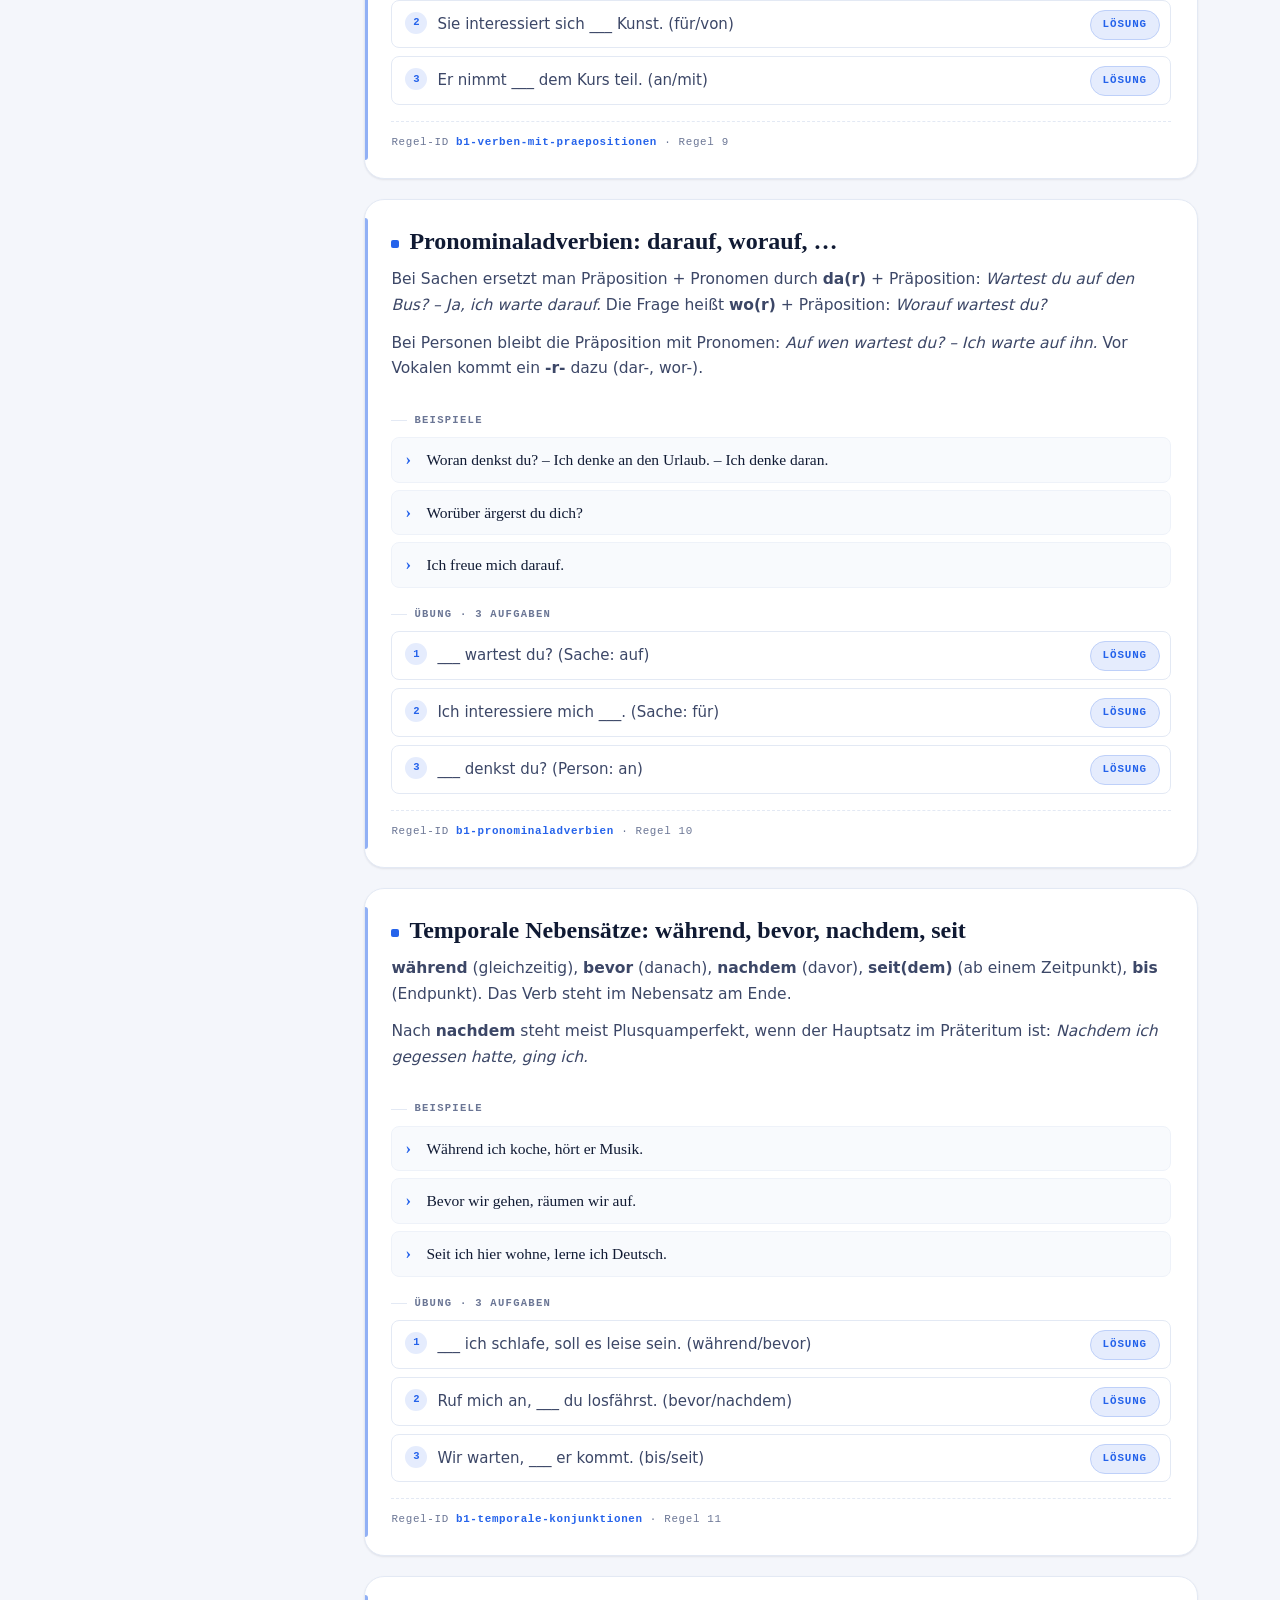
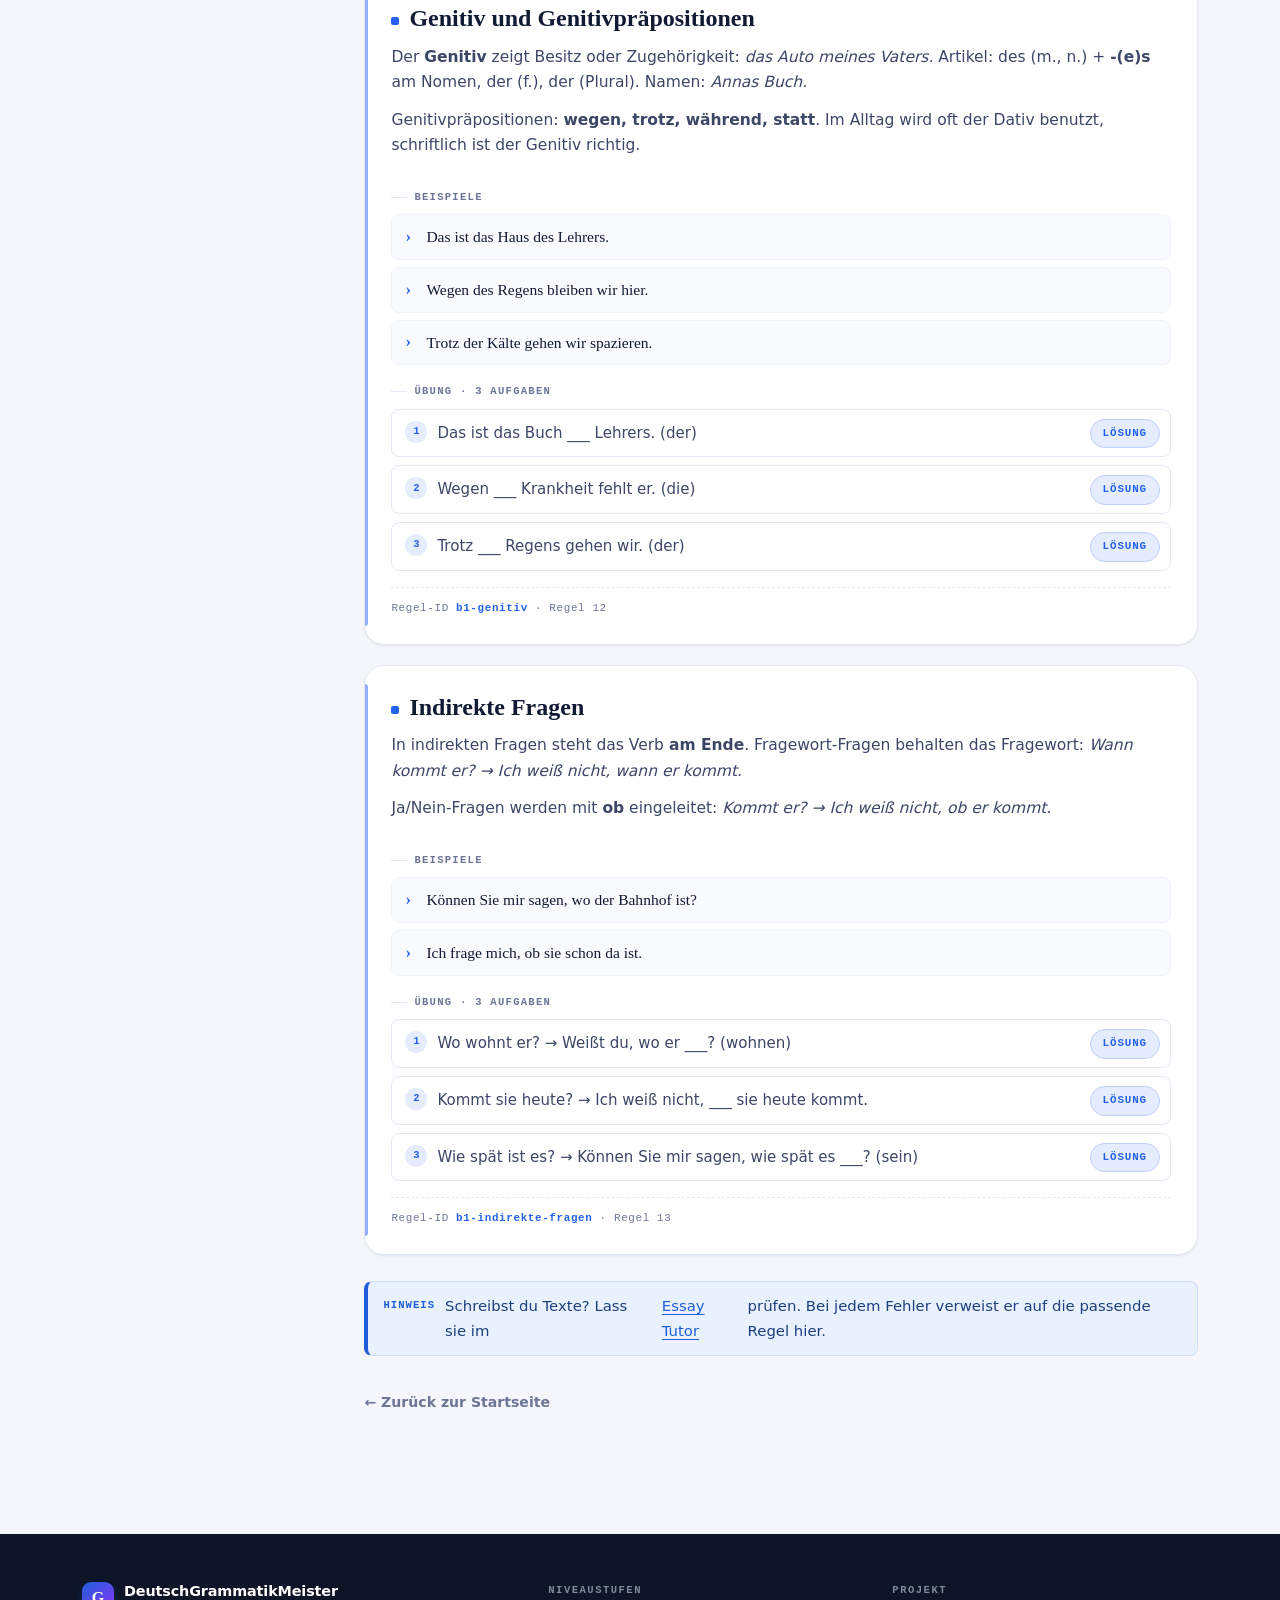
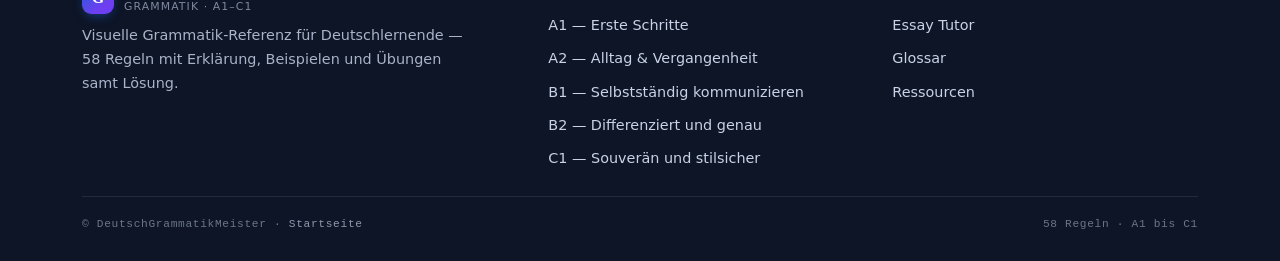
<file: apps/grammatik/b1.html>
<!DOCTYPE html>
<html lang="de">
<head>
    <meta charset="UTF-8">
    <meta name="viewport" content="width=device-width, initial-scale=1.0">
    <title>B1 – Selbstständig kommunizieren — DeutschGrammatikMeister</title>
    <meta name="description" content="Auf B1 verbindest du Sätze, erzählst in der Vergangenheit und drückst Wünsche und Möglichkeiten aus.">
    <link rel="stylesheet" href="style.css">
</head>
<body>
    <header class="site-header">
        <div class="container">
            <a class="brand" href="index.html">
                <span class="brand-mark" aria-hidden="true">G</span>
                <span class="brand-text">DeutschGrammatikMeister<small>Grammatik · A1–C1</small></span>
            </a>
            <nav class="site-nav" aria-label="Hauptnavigation">
                <ul>
                    <li><a href="index.html">Startseite</a></li>
                    <li><a href="a1.html">A1</a></li>
                    <li><a href="a2.html">A2</a></li>
                    <li><a href="b1.html" aria-current="page">B1</a></li>
                    <li><a href="b2.html">B2</a></li>
                    <li><a href="c1.html">C1</a></li>
                </ul>
            </nav>
        </div>
    </header>

    <main>
        <section class="level-hero" data-level="B1" style="--level: var(--b1)">
            <div class="container">
                <span class="chip">Niveaustufe B1</span>
                <h1>B1 – Selbstständig kommunizieren</h1>
                <p>Auf B1 verbindest du Sätze, erzählst in der Vergangenheit und drückst Wünsche und Möglichkeiten aus.</p>
                <div class="meta">
                    <span>13 Regeln</span>
                    <span>Übungen mit Lösung</span>
                    <span>A1 → C1</span>
                </div>
            </div>
        </section>

        <div class="container">
            <div class="level-layout" style="--level: var(--b1); --level-soft: color-mix(in srgb, var(--b1) 12%, #fff)">
                <aside class="toc-rail" data-pagefind-ignore>
                    <div class="rail-title">Inhalt · 13 Regeln</div>
                    <ol>
                        <li><a href="#b1-adjektivdeklination">Adjektivdeklination nach bestimmtem Artikel und ohne Artikel</a></li>
                        <li><a href="#b1-praeteritum">Präteritum: regelmäßige und unregelmäßige Verben</a></li>
                        <li><a href="#b1-plusquamperfekt">Plusquamperfekt</a></li>
                        <li><a href="#b1-nebensatz-wenn-als-ob">wenn, als, ob</a></li>
                        <li><a href="#b1-relativsaetze">Relativsätze</a></li>
                        <li><a href="#b1-infinitiv-mit-zu">Infinitiv mit zu</a></li>
                        <li><a href="#b1-passiv-praesens">Passiv Präsens und Präteritum</a></li>
                        <li><a href="#b1-konjunktiv-ii-wuensche">Konjunktiv II: Wünsche und höfliche Bitten</a></li>
                        <li><a href="#b1-verben-mit-praepositionen">Verben mit festen Präpositionen</a></li>
                        <li><a href="#b1-pronominaladverbien">Pronominaladverbien: darauf, worauf, …</a></li>
                        <li><a href="#b1-temporale-konjunktionen">Temporale Nebensätze: während, bevor, nachdem, seit</a></li>
                        <li><a href="#b1-genitiv">Genitiv und Genitivpräpositionen</a></li>
                        <li><a href="#b1-indirekte-fragen">Indirekte Fragen</a></li>
                    </ol>
                </aside>
                <div class="rules">
<article class="rule" id="b1-adjektivdeklination">
<h3>Adjektivdeklination nach bestimmtem Artikel und ohne Artikel</h3>
<p>Nach dem <strong>bestimmten Artikel</strong> gilt: Nominativ Singular (alle Genera) und Akkusativ f./n. enden auf <strong>-e</strong>, alle anderen Formen auf <strong>-en</strong>: <em>der neue Tisch, die neue Lampe, das neue Auto; mit dem neuen Auto.</em></p>
<p><strong>Ohne Artikel</strong> trägt das Adjektiv die Endung des Artikels: <em>frischer Kaffee (m.), kalte Milch (f.), frisches Brot (n.)</em>; im Dativ Plural <em>-en</em>.</p>
<p class="label">Beispiele</p>
<ul class="examples"><li>Der alte Mann liest die neue Zeitung.</li>
<li>Ich trinke gern heißen Tee.</li>
<li>Mit den roten Schuhen gehe ich nicht.</li>
</ul>
<p class="label">Übung · 3 Aufgaben</p>
<ol class="exercises"><li><span class="q">Wo ist das neu___ Buch? (Nominativ)</span> <details><summary>Lösung</summary><span class="a">e</span></details></li>
<li><span class="q">Ich sehe den groß___ Hund. (Akkusativ)</span> <details><summary>Lösung</summary><span class="a">en</span></details></li>
<li><span class="q">Sie trinkt kalt___ Wasser. (ohne Artikel, Akkusativ, n.)</span> <details><summary>Lösung</summary><span class="a">es</span></details></li>
</ol>
<p class="ruleid">Regel-ID <code>b1-adjektivdeklination</code> · Regel 1</p>
</article>
<article class="rule" id="b1-praeteritum">
<h3>Präteritum: regelmäßige und unregelmäßige Verben</h3>
<p>Das Präteritum wird vor allem <strong>schriftlich</strong> (Erzählungen, Berichte) benutzt. Regelmäßige Verben: Stamm + <strong>-te</strong> (machen → machte). Unregelmäßige Verben ändern den Stamm (gehen → ging, kommen → kam, sehen → sah).</p>
<p>Endungen: ich/er ohne Endung (ich ging, er ging), du <strong>-st</strong>, wir/sie <strong>-en</strong>, ihr <strong>-t</strong>. Bei regelmäßigen Verben bleibt das <strong>-te</strong> in allen Personen.</p>
<p class="label">Beispiele</p>
<ul class="examples"><li>Er machte die Hausaufgaben.</li>
<li>Wir gingen nach Hause.</li>
<li>Sie sah einen Film.</li>
</ul>
<p class="label">Übung · 3 Aufgaben</p>
<ol class="exercises"><li><span class="q">Er ___ gestern spät. (kommen, Präteritum)</span> <details><summary>Lösung</summary><span class="a">kam</span></details></li>
<li><span class="q">Wir ___ im Garten. (arbeiten, Präteritum)</span> <details><summary>Lösung</summary><span class="a">arbeiteten</span></details></li>
<li><span class="q">Ich ___ das Buch. (lesen, Präteritum)</span> <details><summary>Lösung</summary><span class="a">las</span></details></li>
</ol>
<p class="ruleid">Regel-ID <code>b1-praeteritum</code> · Regel 2</p>
</article>
<article class="rule" id="b1-plusquamperfekt">
<h3>Plusquamperfekt</h3>
<p>Das Plusquamperfekt drückt aus, was <strong>vor</strong> einem anderen Ereignis in der Vergangenheit geschah. Bildung: <strong>hatte/war</strong> + Partizip II.</p>
<p>Oft zusammen mit <strong>nachdem</strong>: <em>Nachdem er gegessen hatte, ging er spazieren.</em></p>
<p class="label">Beispiele</p>
<ul class="examples"><li>Ich hatte schon gegessen, als er kam.</li>
<li>Nachdem sie angekommen war, rief sie an.</li>
</ul>
<p class="label">Übung · 3 Aufgaben</p>
<ol class="exercises"><li><span class="q">Nachdem wir ___ ___, gingen wir nach Hause. (essen, Plusquamperfekt)</span> <details><summary>Lösung</summary><span class="a">gegessen hatten</span></details></li>
<li><span class="q">Er ___ schon ___, als ich kam. (gehen, Plusquamperfekt)</span> <details><summary>Lösung</summary><span class="a">war … gegangen</span></details></li>
<li><span class="q">Sie ___ den Brief schon ___. (schreiben, Plusquamperfekt)</span> <details><summary>Lösung</summary><span class="a">hatte … geschrieben</span></details></li>
</ol>
<p class="ruleid">Regel-ID <code>b1-plusquamperfekt</code> · Regel 3</p>
</article>
<article class="rule" id="b1-nebensatz-wenn-als-ob">
<h3>wenn, als, ob</h3>
<p><strong>wenn</strong>: Bedingung oder wiederholte Handlung (<em>Wenn es regnet, bleibe ich zu Hause.</em>). <strong>als</strong>: ein einmaliges Ereignis in der Vergangenheit (<em>Als ich ein Kind war, …</em>).</p>
<p><strong>ob</strong> leitet indirekte Ja/Nein-Fragen ein: <em>Ich weiß nicht, ob er kommt.</em> Alle drei schicken das Verb ans Satzende.</p>
<p class="label">Beispiele</p>
<ul class="examples"><li>Wenn ich Zeit habe, lese ich.</li>
<li>Als ich in Bern wohnte, lernte ich Deutsch.</li>
<li>Ich frage, ob du mitkommst.</li>
</ul>
<p class="label">Übung · 3 Aufgaben</p>
<ol class="exercises"><li><span class="q">___ ich klein war, spielte ich viel. (wenn/als)</span> <details><summary>Lösung</summary><span class="a">Als</span></details></li>
<li><span class="q">___ du Hunger hast, iss etwas! (wenn/als)</span> <details><summary>Lösung</summary><span class="a">Wenn</span></details></li>
<li><span class="q">Weißt du, ___ er heute kommt? (wenn/ob)</span> <details><summary>Lösung</summary><span class="a">ob</span></details></li>
</ol>
<p class="ruleid">Regel-ID <code>b1-nebensatz-wenn-als-ob</code> · Regel 4</p>
</article>
<article class="rule" id="b1-relativsaetze">
<h3>Relativsätze</h3>
<p>Ein Relativsatz beschreibt ein Nomen genauer. Das Relativpronomen richtet sich im <strong>Genus und Numerus</strong> nach dem Bezugswort, der <strong>Kasus</strong> nach seiner Funktion im Relativsatz: der Mann, <strong>der</strong> …; die Frau, <strong>die</strong> …; das Kind, <strong>das</strong> …; die Leute, <strong>die</strong> …</p>
<p>Dativ: dem/der/dem/<strong>denen</strong>. Das Verb steht am Ende des Relativsatzes, der durch Kommas abgetrennt wird.</p>
<p class="label">Beispiele</p>
<ul class="examples"><li>Das ist der Mann, der hier wohnt.</li>
<li>Die Frau, die ich gesehen habe, ist Ärztin.</li>
<li>Das Kind, dem ich helfe, ist krank.</li>
</ul>
<p class="label">Übung · 3 Aufgaben</p>
<ol class="exercises"><li><span class="q">Der Mann, ___ dort steht, ist mein Lehrer.</span> <details><summary>Lösung</summary><span class="a">der</span></details></li>
<li><span class="q">Das Buch, ___ ich lese, ist spannend.</span> <details><summary>Lösung</summary><span class="a">das</span></details></li>
<li><span class="q">Die Kinder, ___ ich helfe, sind klein.</span> <details><summary>Lösung</summary><span class="a">denen</span></details></li>
</ol>
<p class="ruleid">Regel-ID <code>b1-relativsaetze</code> · Regel 5</p>
</article>
<article class="rule" id="b1-infinitiv-mit-zu">
<h3>Infinitiv mit zu</h3>
<p>Nach vielen Verben und Ausdrücken steht ein Infinitiv mit <strong>zu</strong>: <em>Es ist wichtig, Deutsch zu lernen. Ich habe vergessen, ihn anzurufen.</em> Bei trennbaren Verben steht <strong>zu</strong> zwischen Vorsilbe und Verb: <strong>an</strong>zu<strong>rufen</strong>.</p>
<p>Nach Modalverben, <em>werden</em>, <em>lassen</em> und Wahrnehmungsverben steht der Infinitiv <strong>ohne zu</strong>.</p>
<p class="label">Beispiele</p>
<ul class="examples"><li>Ich versuche, früh aufzustehen.</li>
<li>Es macht Spaß, Deutsch zu sprechen.</li>
<li>Er hat keine Lust, heute zu arbeiten.</li>
</ul>
<p class="label">Übung · 3 Aufgaben</p>
<ol class="exercises"><li><span class="q">Ich habe vergessen, dich ___. (anrufen, mit zu)</span> <details><summary>Lösung</summary><span class="a">anzurufen</span></details></li>
<li><span class="q">Es ist schön, hier ___ wohnen. (zu/–)</span> <details><summary>Lösung</summary><span class="a">zu</span></details></li>
<li><span class="q">Sie hofft, ihn bald ___. (besuchen, mit zu)</span> <details><summary>Lösung</summary><span class="a">zu besuchen</span></details></li>
</ol>
<p class="ruleid">Regel-ID <code>b1-infinitiv-mit-zu</code> · Regel 6</p>
</article>
<article class="rule" id="b1-passiv-praesens">
<h3>Passiv Präsens und Präteritum</h3>
<p>Das Passiv betont die Handlung, nicht den Handelnden. Bildung: <strong>werden</strong> + Partizip II. Präsens: <em>Das Auto wird repariert.</em> Präteritum: <em>Das Auto wurde repariert.</em></p>
<p>Der Handelnde kann mit <strong>von</strong> + Dativ genannt werden: <em>Das Buch wird von vielen gelesen.</em> Perfekt: <strong>ist … worden</strong>.</p>
<p class="label">Beispiele</p>
<ul class="examples"><li>Das Haus wird gebaut.</li>
<li>Die Tür wurde geöffnet.</li>
<li>Hier wird Deutsch gesprochen.</li>
</ul>
<p class="label">Übung · 3 Aufgaben</p>
<ol class="exercises"><li><span class="q">Der Brief ___ geschrieben. (werden, Präsens)</span> <details><summary>Lösung</summary><span class="a">wird</span></details></li>
<li><span class="q">Die Fenster ___ geputzt. (werden, Präteritum, Plural)</span> <details><summary>Lösung</summary><span class="a">wurden</span></details></li>
<li><span class="q">Aktiv → Passiv: Man baut das Haus. → Das Haus ___ ___.</span> <details><summary>Lösung</summary><span class="a">wird gebaut</span></details></li>
</ol>
<p class="ruleid">Regel-ID <code>b1-passiv-praesens</code> · Regel 7</p>
</article>
<article class="rule" id="b1-konjunktiv-ii-wuensche">
<h3>Konjunktiv II: Wünsche und höfliche Bitten</h3>
<p>Mit dem Konjunktiv II drückst du Wünsche, irreale Situationen und höfliche Bitten aus. Meist benutzt man <strong>würde</strong> + Infinitiv; bei <strong>sein, haben</strong> und den Modalverben gibt es eigene Formen: <em>wäre, hätte, könnte, müsste, dürfte</em>.</p>
<p>Irreale Bedingung: <em>Wenn ich Zeit hätte, würde ich reisen.</em> Höfliche Bitte: <em>Könnten Sie mir helfen?</em></p>
<p class="label">Beispiele</p>
<ul class="examples"><li>Ich wäre gern reich.</li>
<li>Wenn ich mehr Zeit hätte, würde ich Sport machen.</li>
<li>Könnten Sie das Fenster öffnen?</li>
</ul>
<p class="label">Übung · 3 Aufgaben</p>
<ol class="exercises"><li><span class="q">Wenn ich Geld ___, ___ ich reisen. (haben / würde)</span> <details><summary>Lösung</summary><span class="a">hätte, würde</span></details></li>
<li><span class="q">Ich ___ gern Pilot. (sein, Konjunktiv II)</span> <details><summary>Lösung</summary><span class="a">wäre</span></details></li>
<li><span class="q">___ du mir helfen? (können, höflich)</span> <details><summary>Lösung</summary><span class="a">Könntest</span></details></li>
</ol>
<p class="ruleid">Regel-ID <code>b1-konjunktiv-ii-wuensche</code> · Regel 8</p>
</article>
<article class="rule" id="b1-verben-mit-praepositionen">
<h3>Verben mit festen Präpositionen</h3>
<p>Viele Verben verlangen eine feste Präposition mit festem Kasus: <em>warten auf</em> (Akk.), <em>sich freuen auf</em> (Akk.), <em>sich ärgern über</em> (Akk.), <em>denken an</em> (Akk.), <em>teilnehmen an</em> (Dat.), <em>sich interessieren für</em> (Akk.), <em>träumen von</em> (Dat.).</p>
<p>Lerne die Verben <strong>mit</strong> Präposition und Kasus zusammen.</p>
<p class="label">Beispiele</p>
<ul class="examples"><li>Ich warte auf den Bus.</li>
<li>Sie denkt an ihre Familie.</li>
<li>Er träumt von einer Reise.</li>
</ul>
<p class="label">Übung · 3 Aufgaben</p>
<ol class="exercises"><li><span class="q">Wir warten ___ den Zug. (auf/an)</span> <details><summary>Lösung</summary><span class="a">auf</span></details></li>
<li><span class="q">Sie interessiert sich ___ Kunst. (für/von)</span> <details><summary>Lösung</summary><span class="a">für</span></details></li>
<li><span class="q">Er nimmt ___ dem Kurs teil. (an/mit)</span> <details><summary>Lösung</summary><span class="a">an</span></details></li>
</ol>
<p class="ruleid">Regel-ID <code>b1-verben-mit-praepositionen</code> · Regel 9</p>
</article>
<article class="rule" id="b1-pronominaladverbien">
<h3>Pronominaladverbien: darauf, worauf, …</h3>
<p>Bei Sachen ersetzt man Präposition + Pronomen durch <strong>da(r)</strong> + Präposition: <em>Wartest du auf den Bus? – Ja, ich warte darauf.</em> Die Frage heißt <strong>wo(r)</strong> + Präposition: <em>Worauf wartest du?</em></p>
<p>Bei Personen bleibt die Präposition mit Pronomen: <em>Auf wen wartest du? – Ich warte auf ihn.</em> Vor Vokalen kommt ein <strong>-r-</strong> dazu (dar-, wor-).</p>
<p class="label">Beispiele</p>
<ul class="examples"><li>Woran denkst du? – Ich denke an den Urlaub. – Ich denke daran.</li>
<li>Worüber ärgerst du dich?</li>
<li>Ich freue mich darauf.</li>
</ul>
<p class="label">Übung · 3 Aufgaben</p>
<ol class="exercises"><li><span class="q">___ wartest du? (Sache: auf)</span> <details><summary>Lösung</summary><span class="a">Worauf</span></details></li>
<li><span class="q">Ich interessiere mich ___. (Sache: für)</span> <details><summary>Lösung</summary><span class="a">dafür</span></details></li>
<li><span class="q">___ denkst du? (Person: an)</span> <details><summary>Lösung</summary><span class="a">An wen</span></details></li>
</ol>
<p class="ruleid">Regel-ID <code>b1-pronominaladverbien</code> · Regel 10</p>
</article>
<article class="rule" id="b1-temporale-konjunktionen">
<h3>Temporale Nebensätze: während, bevor, nachdem, seit</h3>
<p><strong>während</strong> (gleichzeitig), <strong>bevor</strong> (danach), <strong>nachdem</strong> (davor), <strong>seit(dem)</strong> (ab einem Zeitpunkt), <strong>bis</strong> (Endpunkt). Das Verb steht im Nebensatz am Ende.</p>
<p>Nach <strong>nachdem</strong> steht meist Plusquamperfekt, wenn der Hauptsatz im Präteritum ist: <em>Nachdem ich gegessen hatte, ging ich.</em></p>
<p class="label">Beispiele</p>
<ul class="examples"><li>Während ich koche, hört er Musik.</li>
<li>Bevor wir gehen, räumen wir auf.</li>
<li>Seit ich hier wohne, lerne ich Deutsch.</li>
</ul>
<p class="label">Übung · 3 Aufgaben</p>
<ol class="exercises"><li><span class="q">___ ich schlafe, soll es leise sein. (während/bevor)</span> <details><summary>Lösung</summary><span class="a">Während</span></details></li>
<li><span class="q">Ruf mich an, ___ du losfährst. (bevor/nachdem)</span> <details><summary>Lösung</summary><span class="a">bevor</span></details></li>
<li><span class="q">Wir warten, ___ er kommt. (bis/seit)</span> <details><summary>Lösung</summary><span class="a">bis</span></details></li>
</ol>
<p class="ruleid">Regel-ID <code>b1-temporale-konjunktionen</code> · Regel 11</p>
</article>
<article class="rule" id="b1-genitiv">
<h3>Genitiv und Genitivpräpositionen</h3>
<p>Der <strong>Genitiv</strong> zeigt Besitz oder Zugehörigkeit: <em>das Auto meines Vaters.</em> Artikel: des (m., n.) + <strong>-(e)s</strong> am Nomen, der (f.), der (Plural). Namen: <em>Annas Buch.</em></p>
<p>Genitivpräpositionen: <strong>wegen, trotz, während, statt</strong>. Im Alltag wird oft der Dativ benutzt, schriftlich ist der Genitiv richtig.</p>
<p class="label">Beispiele</p>
<ul class="examples"><li>Das ist das Haus des Lehrers.</li>
<li>Wegen des Regens bleiben wir hier.</li>
<li>Trotz der Kälte gehen wir spazieren.</li>
</ul>
<p class="label">Übung · 3 Aufgaben</p>
<ol class="exercises"><li><span class="q">Das ist das Buch ___ Lehrers. (der)</span> <details><summary>Lösung</summary><span class="a">des</span></details></li>
<li><span class="q">Wegen ___ Krankheit fehlt er. (die)</span> <details><summary>Lösung</summary><span class="a">der</span></details></li>
<li><span class="q">Trotz ___ Regens gehen wir. (der)</span> <details><summary>Lösung</summary><span class="a">des</span></details></li>
</ol>
<p class="ruleid">Regel-ID <code>b1-genitiv</code> · Regel 12</p>
</article>
<article class="rule" id="b1-indirekte-fragen">
<h3>Indirekte Fragen</h3>
<p>In indirekten Fragen steht das Verb <strong>am Ende</strong>. Fragewort-Fragen behalten das Fragewort: <em>Wann kommt er? → Ich weiß nicht, wann er kommt.</em></p>
<p>Ja/Nein-Fragen werden mit <strong>ob</strong> eingeleitet: <em>Kommt er? → Ich weiß nicht, ob er kommt.</em></p>
<p class="label">Beispiele</p>
<ul class="examples"><li>Können Sie mir sagen, wo der Bahnhof ist?</li>
<li>Ich frage mich, ob sie schon da ist.</li>
</ul>
<p class="label">Übung · 3 Aufgaben</p>
<ol class="exercises"><li><span class="q">Wo wohnt er? → Weißt du, wo er ___? (wohnen)</span> <details><summary>Lösung</summary><span class="a">wohnt</span></details></li>
<li><span class="q">Kommt sie heute? → Ich weiß nicht, ___ sie heute kommt.</span> <details><summary>Lösung</summary><span class="a">ob</span></details></li>
<li><span class="q">Wie spät ist es? → Können Sie mir sagen, wie spät es ___? (sein)</span> <details><summary>Lösung</summary><span class="a">ist</span></details></li>
</ol>
<p class="ruleid">Regel-ID <code>b1-indirekte-fragen</code> · Regel 13</p>
</article>
                    <p class="hint info" style="margin-top:6px">Schreibst du Texte? Lass sie im <a href="https://my-essay-tutor.onrender.com/ui/">Essay Tutor</a> prüfen. Bei jedem Fehler verweist er auf die passende Regel hier.</p>
                    <a class="level-back" href="index.html">← Zurück zur Startseite</a>
                </div>
            </div>
        </div>
    </main>

    <footer class="site-footer">
        <div class="container">
            <div class="cols">
                <div>
                    <a class="brand" href="index.html">
                        <span class="brand-mark" aria-hidden="true">G</span>
                        <span class="brand-text">DeutschGrammatikMeister<small>Grammatik · A1–C1</small></span>
                    </a>
                    <p>Visuelle Grammatik-Referenz für Deutschlernende — 58 Regeln mit Erklärung, Beispielen und Übungen samt Lösung.</p>
                </div>
                <div>
                    <h4>Niveaustufen</h4>
                    <ul>
                        <li><a href="a1.html">A1 — Erste Schritte</a></li>
                        <li><a href="a2.html">A2 — Alltag &amp; Vergangenheit</a></li>
                        <li><a href="b1.html">B1 — Selbstständig kommunizieren</a></li>
                        <li><a href="b2.html">B2 — Differenziert und genau</a></li>
                        <li><a href="c1.html">C1 — Souverän und stilsicher</a></li>
                    </ul>
                </div>
                <div>
                    <h4>Projekt</h4>
                    <ul>
                        <li><a href="https://my-essay-tutor.onrender.com/ui/">Essay Tutor</a></li>
                        <li><a href="index.html#glossar">Glossar</a></li>
                        <li><a href="index.html#ressourcen">Ressourcen</a></li>
                    </ul>
                </div>
            </div>
            <div class="bottom">
                <span>© DeutschGrammatikMeister · <a href="index.html">Startseite</a></span>
                <span>58 Regeln · A1 bis C1</span>
            </div>
        </div>
    </footer>
</body>
</html>
</file>
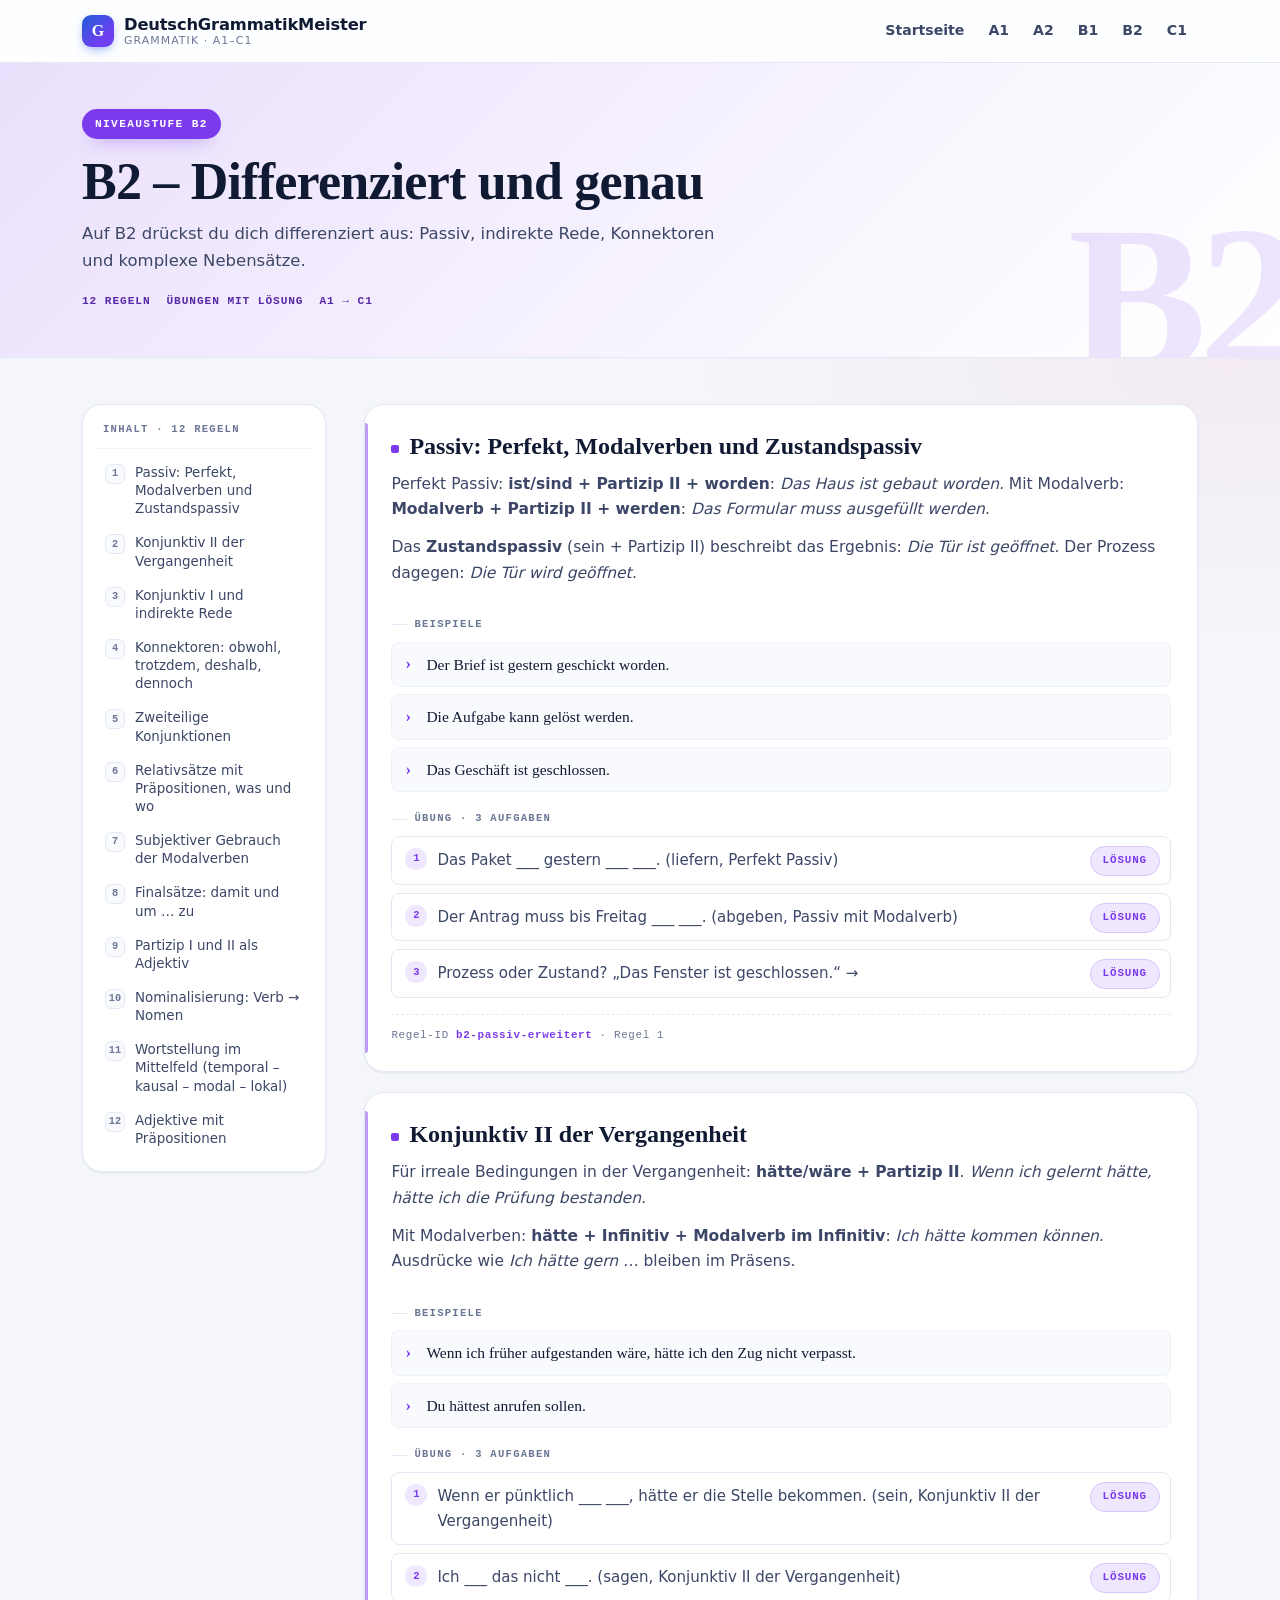
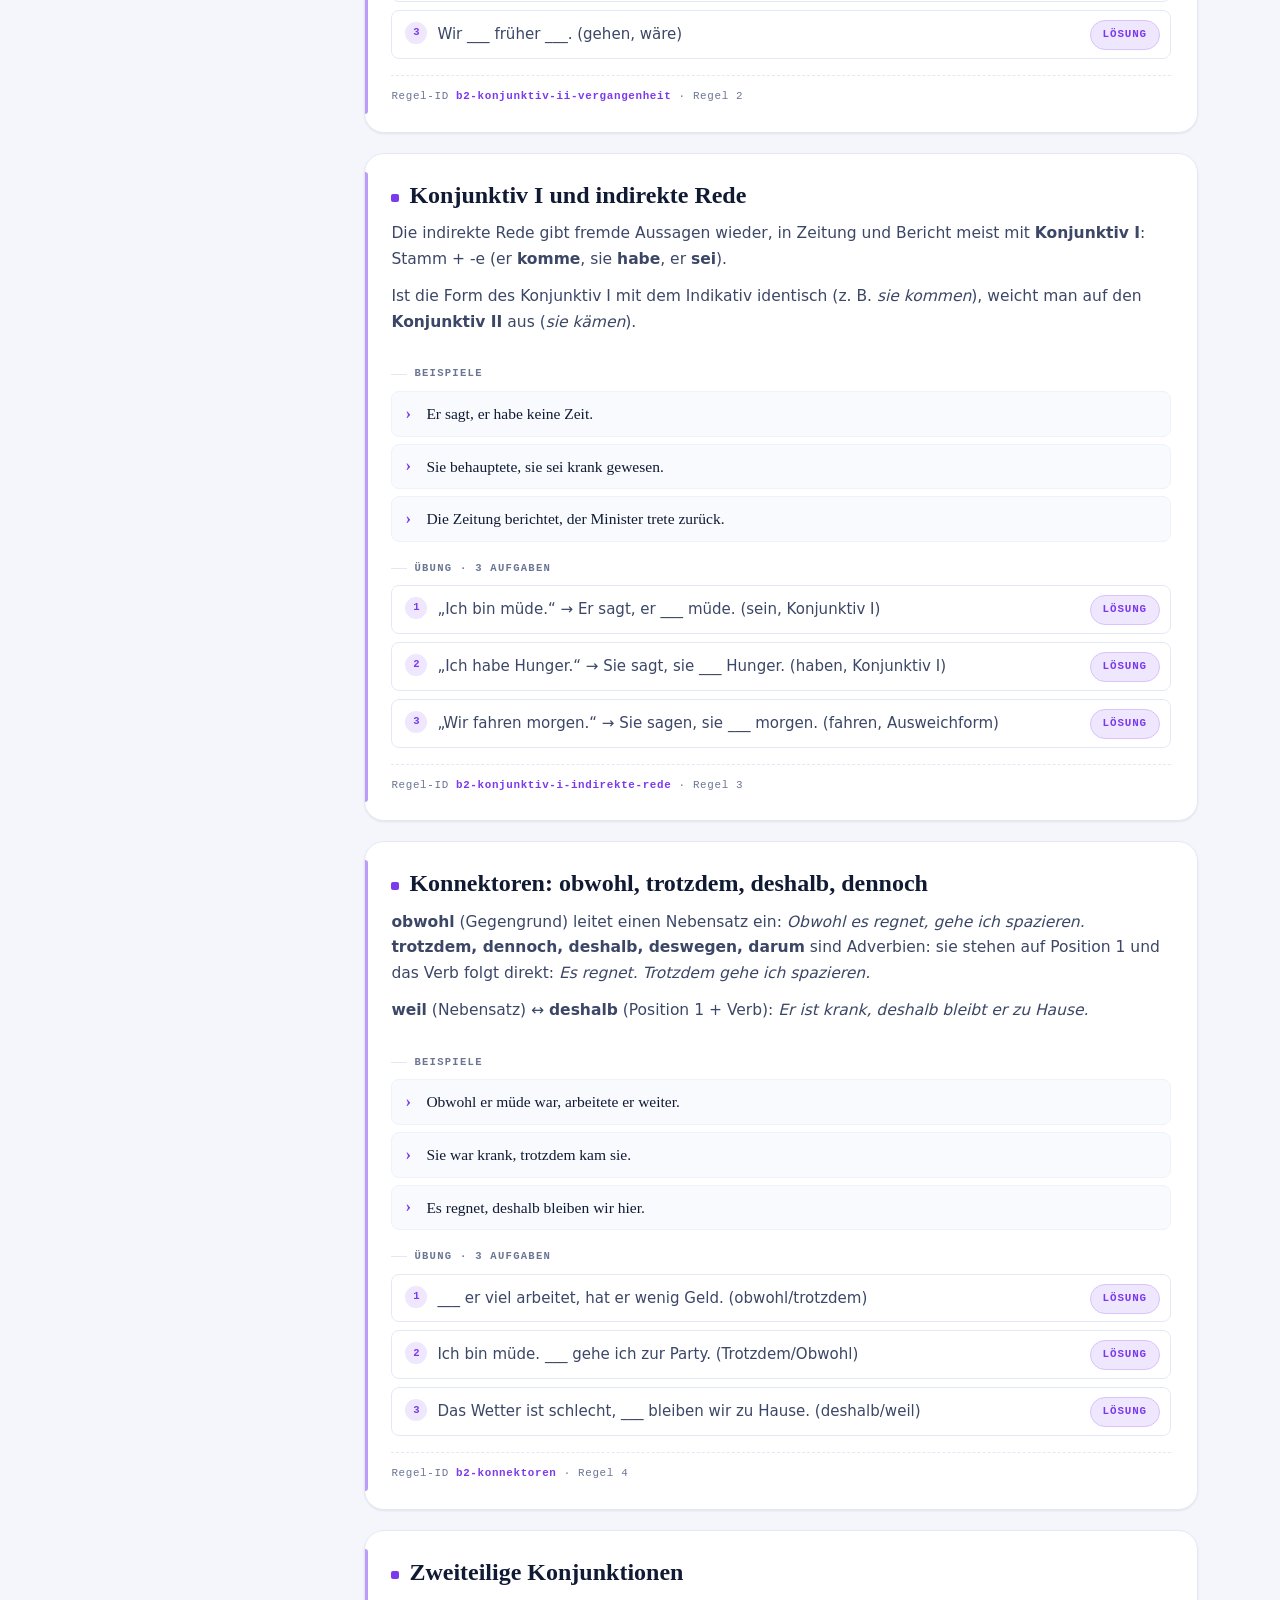
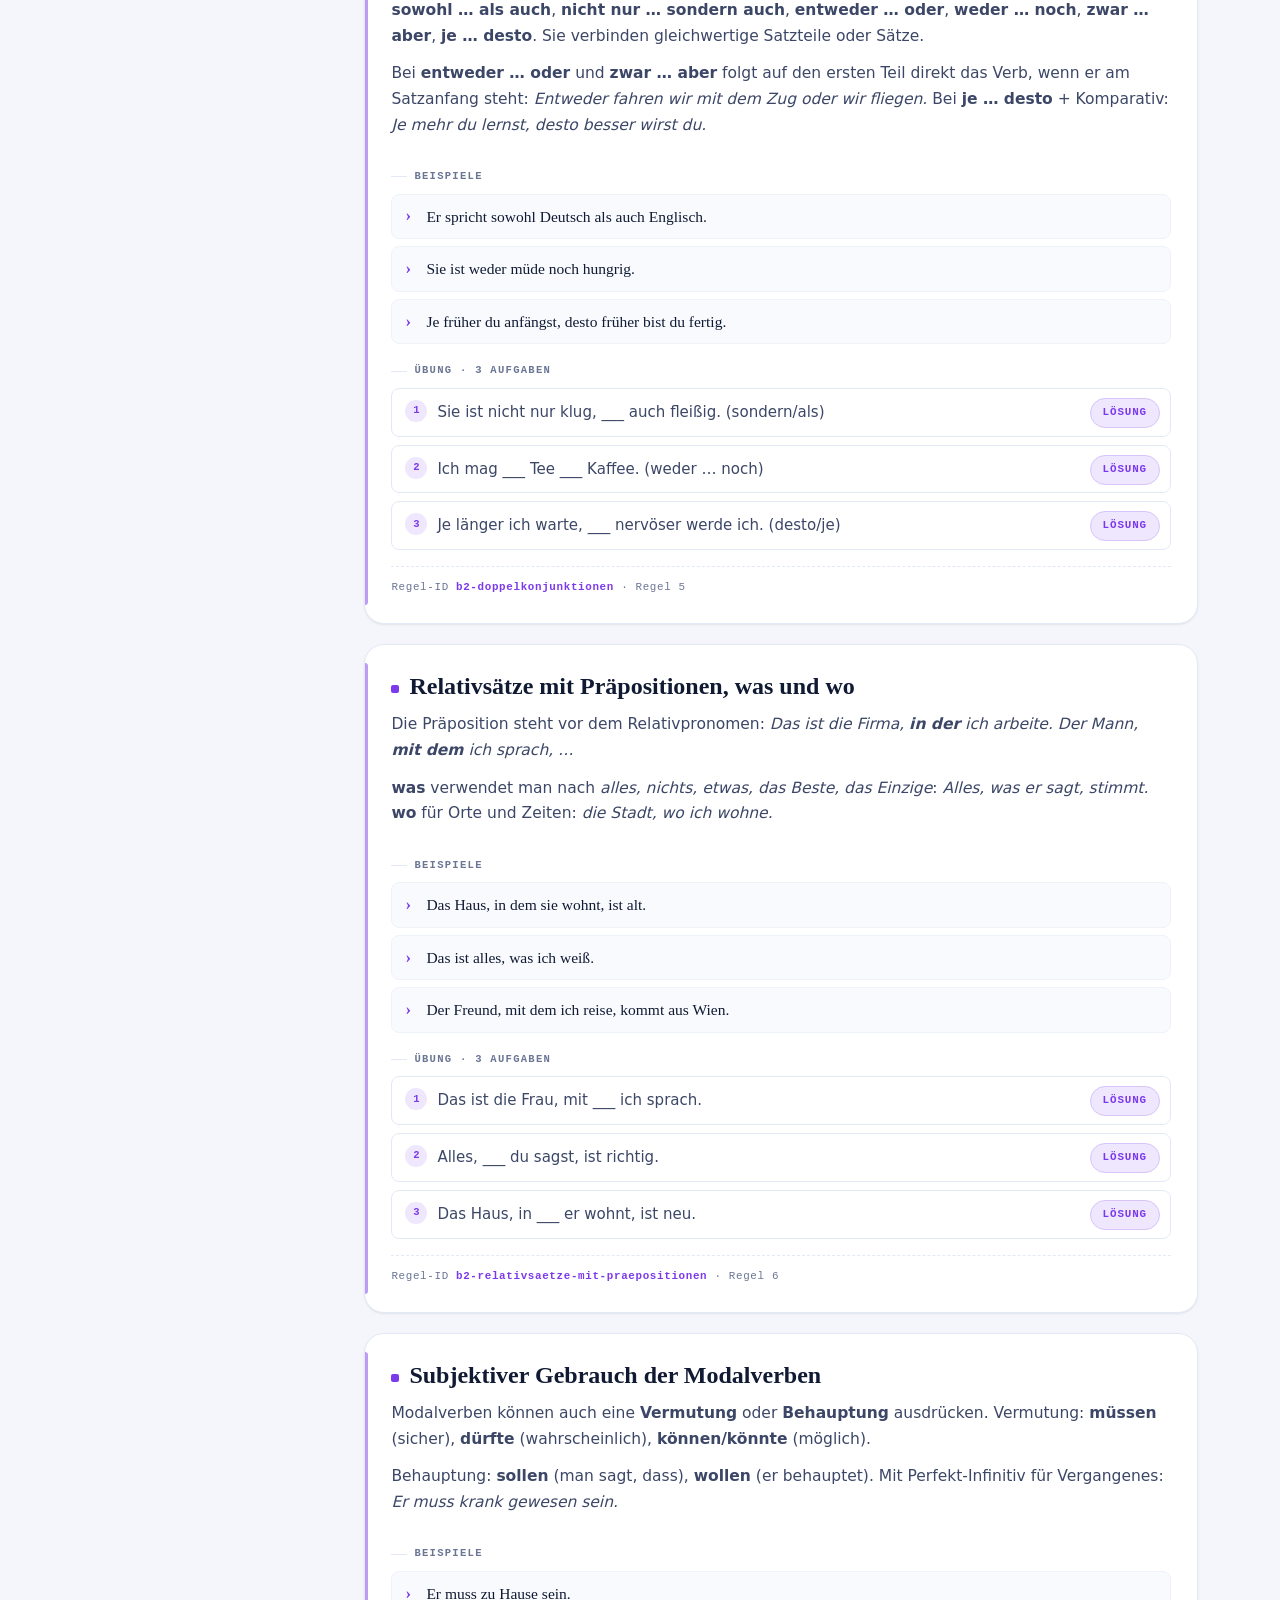
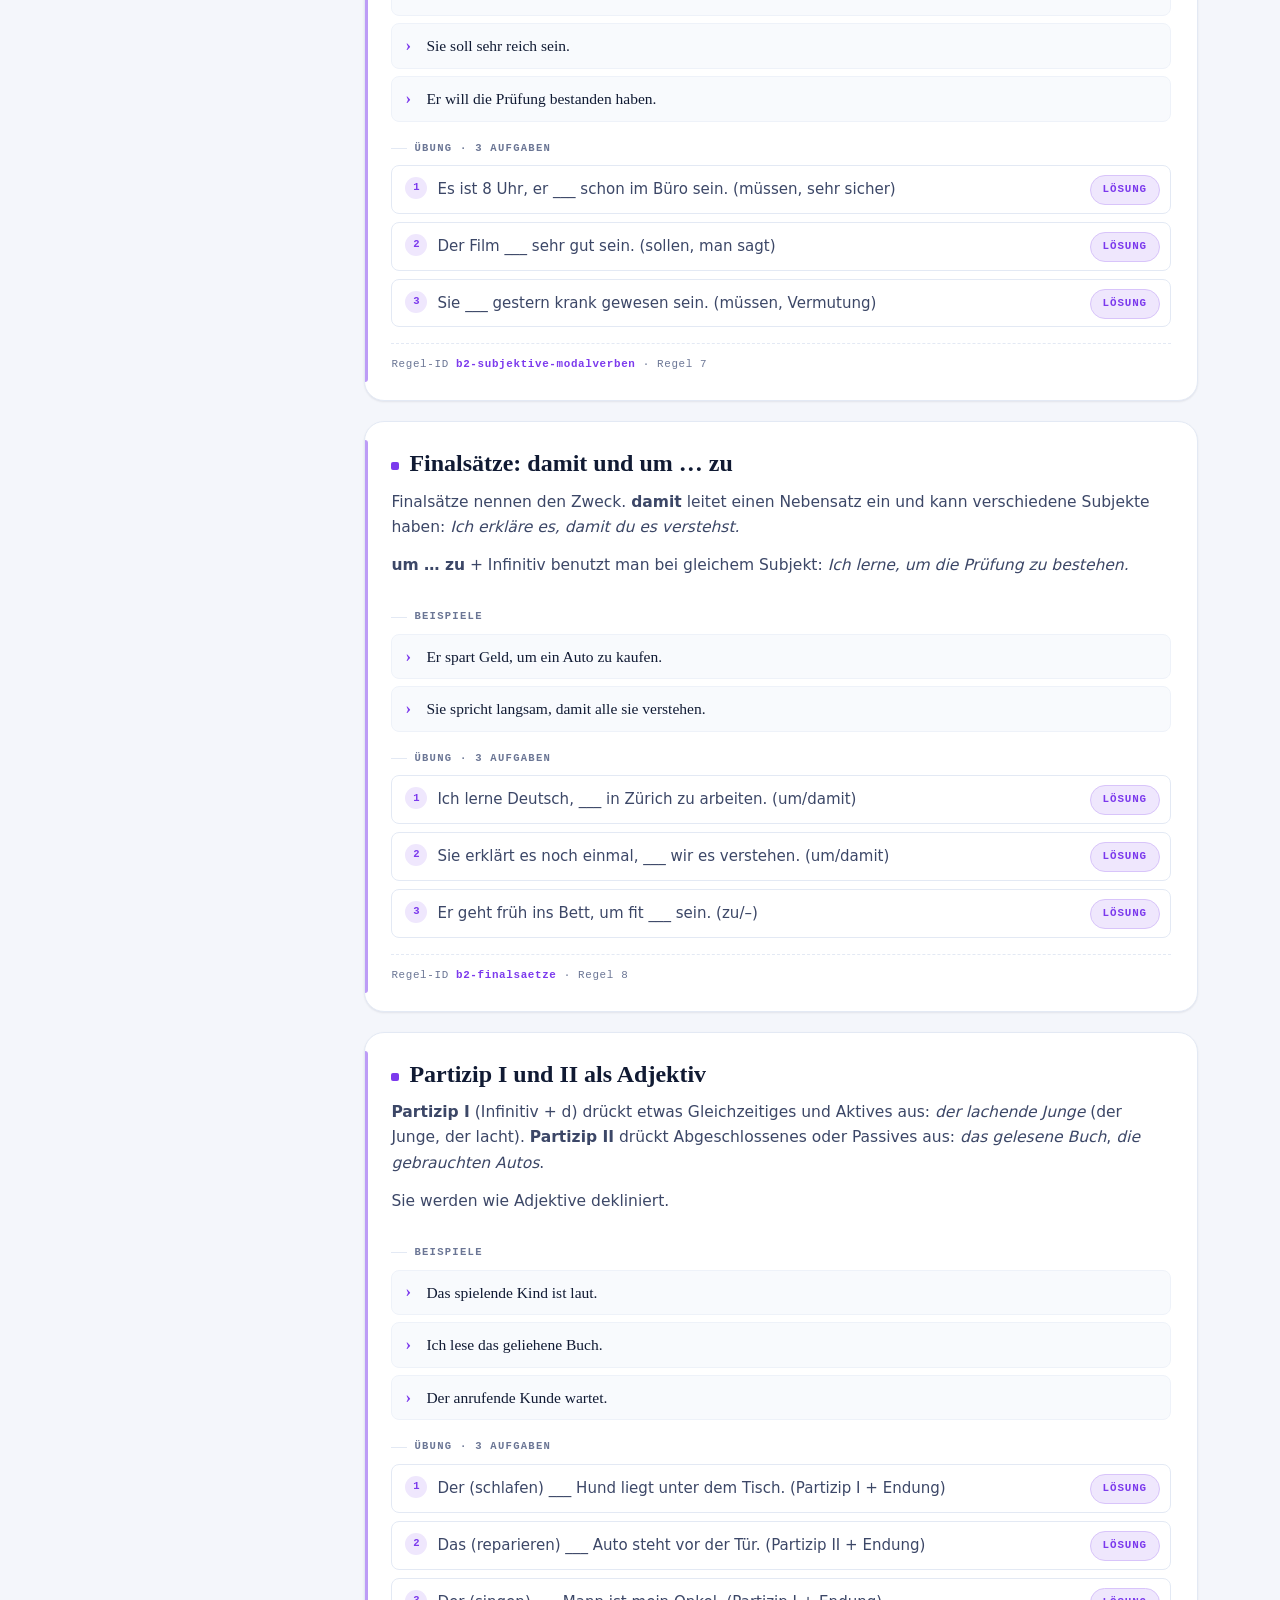
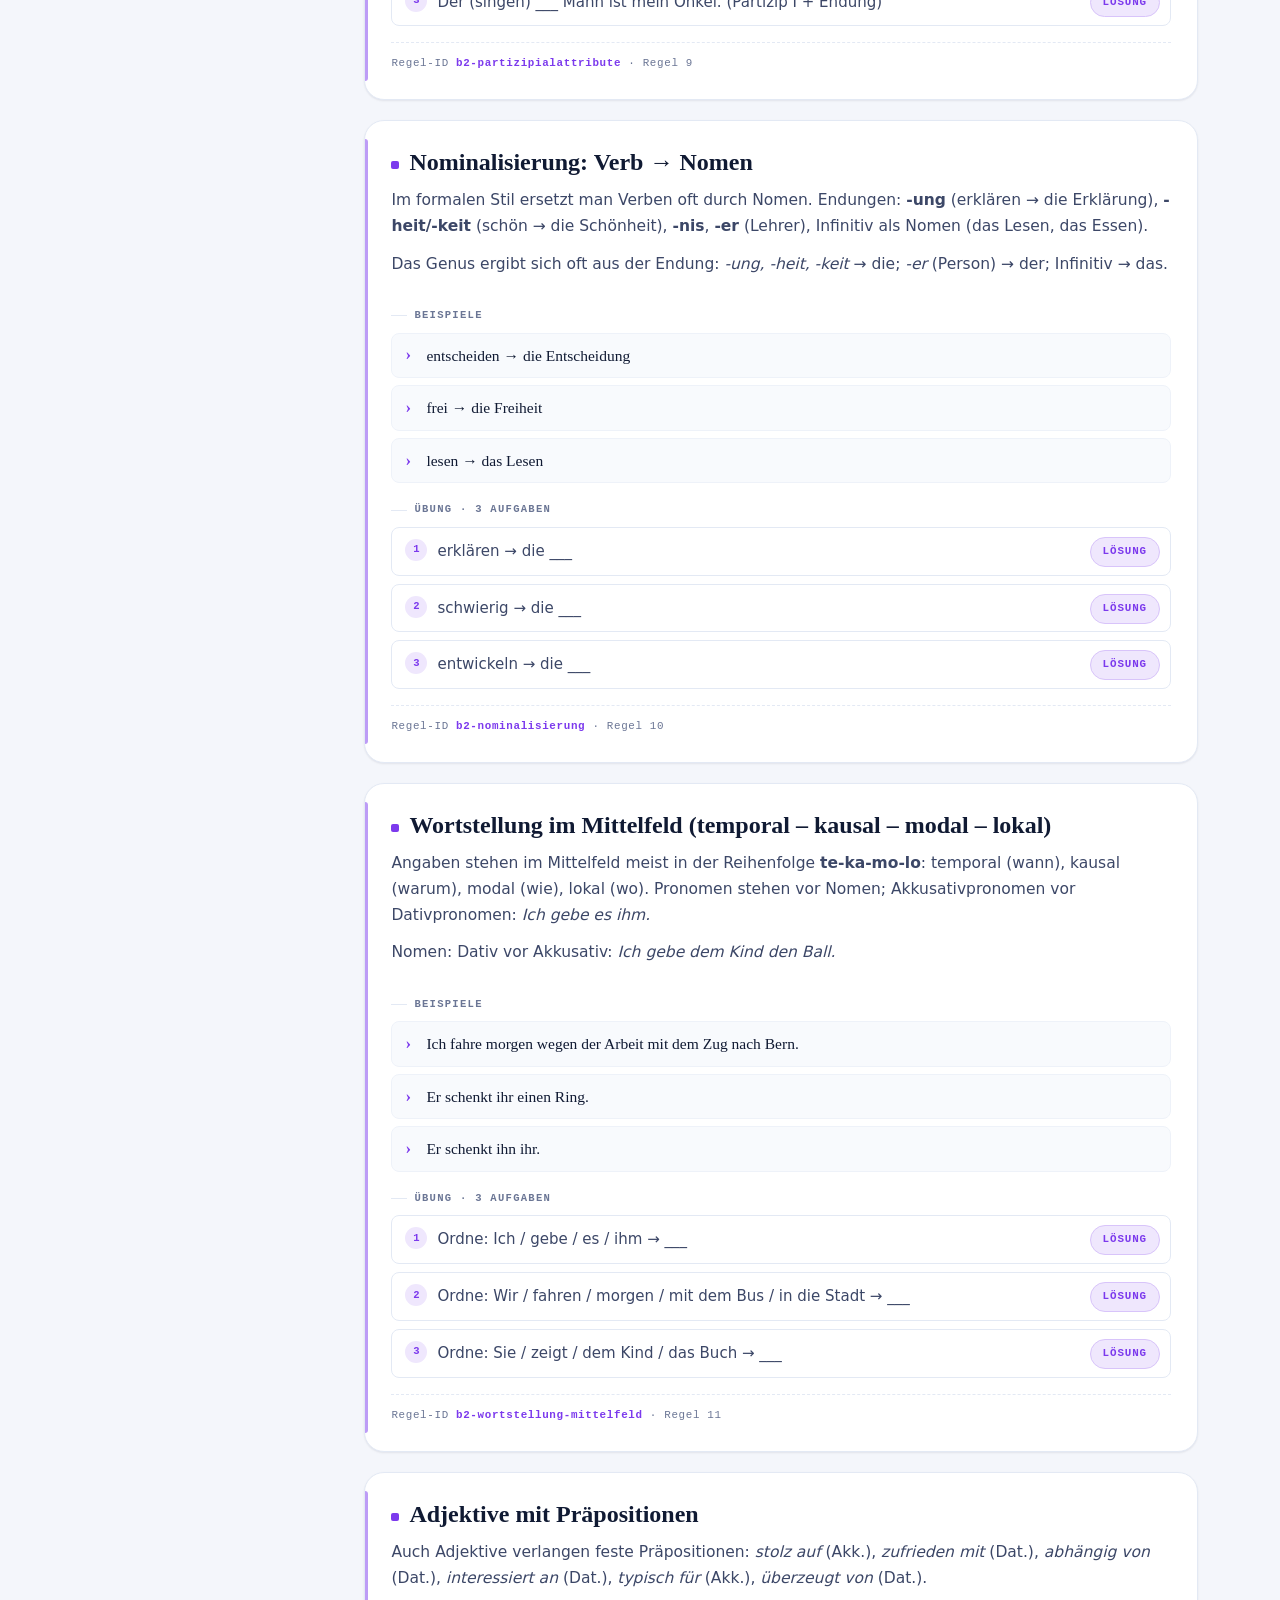
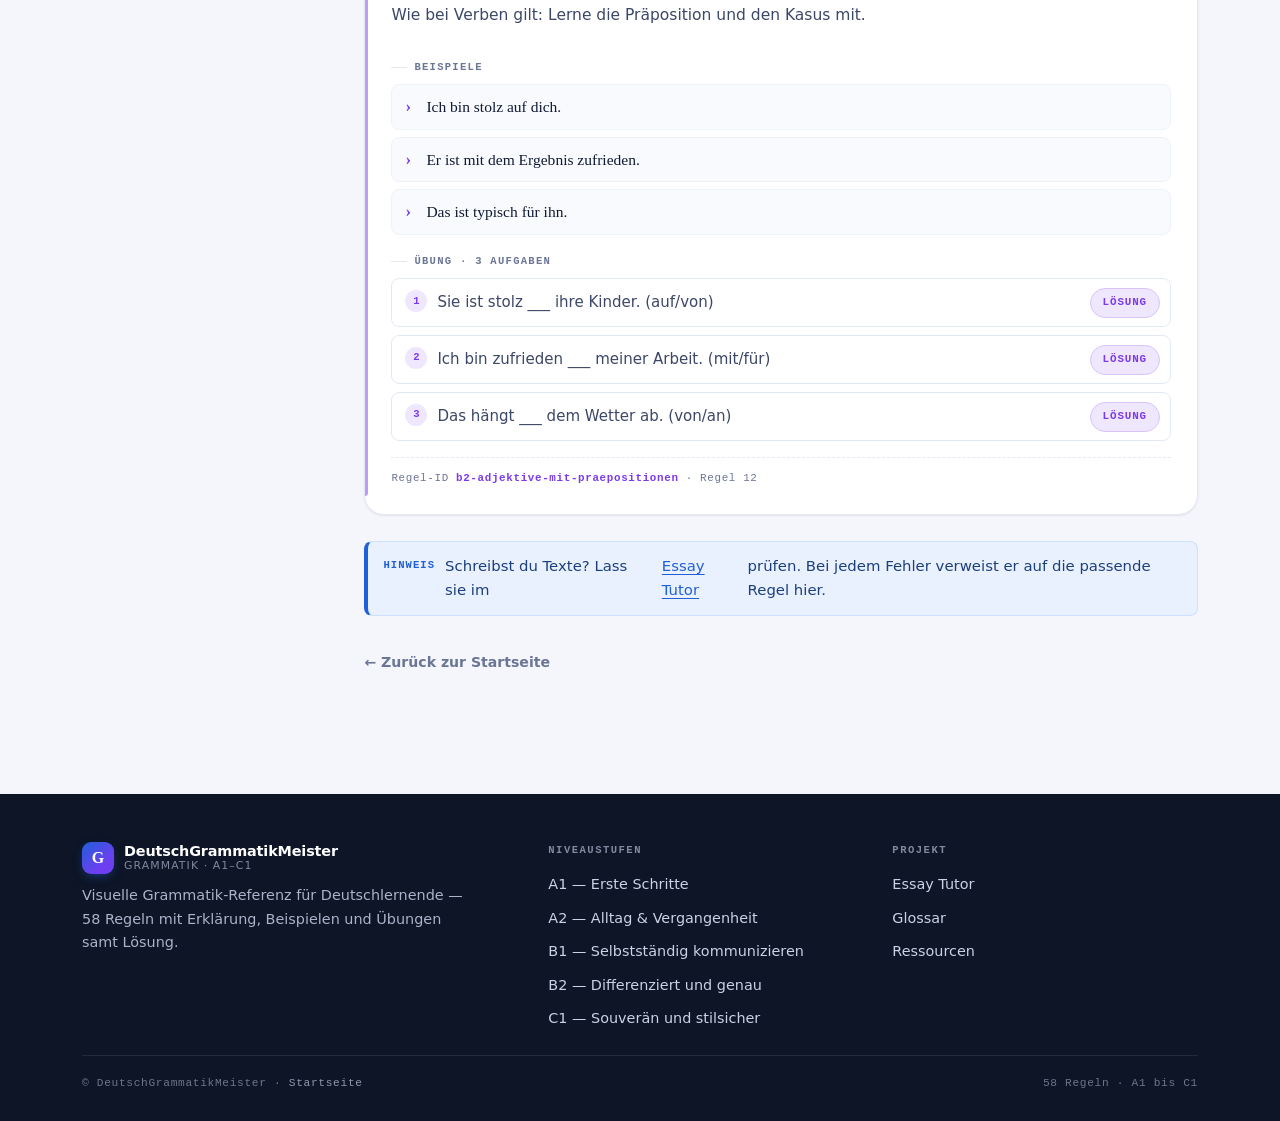
<file: apps/grammatik/b2.html>
<!DOCTYPE html>
<html lang="de">
<head>
    <meta charset="UTF-8">
    <meta name="viewport" content="width=device-width, initial-scale=1.0">
    <title>B2 – Differenziert und genau — DeutschGrammatikMeister</title>
    <meta name="description" content="Auf B2 drückst du dich differenziert aus: Passiv, indirekte Rede, Konnektoren und komplexe Nebensätze.">
    <link rel="stylesheet" href="style.css">
</head>
<body>
    <header class="site-header">
        <div class="container">
            <a class="brand" href="index.html">
                <span class="brand-mark" aria-hidden="true">G</span>
                <span class="brand-text">DeutschGrammatikMeister<small>Grammatik · A1–C1</small></span>
            </a>
            <nav class="site-nav" aria-label="Hauptnavigation">
                <ul>
                    <li><a href="index.html">Startseite</a></li>
                    <li><a href="a1.html">A1</a></li>
                    <li><a href="a2.html">A2</a></li>
                    <li><a href="b1.html">B1</a></li>
                    <li><a href="b2.html" aria-current="page">B2</a></li>
                    <li><a href="c1.html">C1</a></li>
                </ul>
            </nav>
        </div>
    </header>

    <main>
        <section class="level-hero" data-level="B2" style="--level: var(--b2)">
            <div class="container">
                <span class="chip">Niveaustufe B2</span>
                <h1>B2 – Differenziert und genau</h1>
                <p>Auf B2 drückst du dich differenziert aus: Passiv, indirekte Rede, Konnektoren und komplexe Nebensätze.</p>
                <div class="meta">
                    <span>12 Regeln</span>
                    <span>Übungen mit Lösung</span>
                    <span>A1 → C1</span>
                </div>
            </div>
        </section>

        <div class="container">
            <div class="level-layout" style="--level: var(--b2); --level-soft: color-mix(in srgb, var(--b2) 12%, #fff)">
                <aside class="toc-rail" data-pagefind-ignore>
                    <div class="rail-title">Inhalt · 12 Regeln</div>
                    <ol>
                        <li><a href="#b2-passiv-erweitert">Passiv: Perfekt, Modalverben und Zustandspassiv</a></li>
                        <li><a href="#b2-konjunktiv-ii-vergangenheit">Konjunktiv II der Vergangenheit</a></li>
                        <li><a href="#b2-konjunktiv-i-indirekte-rede">Konjunktiv I und indirekte Rede</a></li>
                        <li><a href="#b2-konnektoren">Konnektoren: obwohl, trotzdem, deshalb, dennoch</a></li>
                        <li><a href="#b2-doppelkonjunktionen">Zweiteilige Konjunktionen</a></li>
                        <li><a href="#b2-relativsaetze-mit-praepositionen">Relativsätze mit Präpositionen, was und wo</a></li>
                        <li><a href="#b2-subjektive-modalverben">Subjektiver Gebrauch der Modalverben</a></li>
                        <li><a href="#b2-finalsaetze">Finalsätze: damit und um … zu</a></li>
                        <li><a href="#b2-partizipialattribute">Partizip I und II als Adjektiv</a></li>
                        <li><a href="#b2-nominalisierung">Nominalisierung: Verb → Nomen</a></li>
                        <li><a href="#b2-wortstellung-mittelfeld">Wortstellung im Mittelfeld (temporal – kausal – modal – lokal)</a></li>
                        <li><a href="#b2-adjektive-mit-praepositionen">Adjektive mit Präpositionen</a></li>
                    </ol>
                </aside>
                <div class="rules">
<article class="rule" id="b2-passiv-erweitert">
<h3>Passiv: Perfekt, Modalverben und Zustandspassiv</h3>
<p>Perfekt Passiv: <strong>ist/sind + Partizip II + worden</strong>: <em>Das Haus ist gebaut worden.</em> Mit Modalverb: <strong>Modalverb + Partizip II + werden</strong>: <em>Das Formular muss ausgefüllt werden.</em></p>
<p>Das <strong>Zustandspassiv</strong> (sein + Partizip II) beschreibt das Ergebnis: <em>Die Tür ist geöffnet.</em> Der Prozess dagegen: <em>Die Tür wird geöffnet.</em></p>
<p class="label">Beispiele</p>
<ul class="examples"><li>Der Brief ist gestern geschickt worden.</li>
<li>Die Aufgabe kann gelöst werden.</li>
<li>Das Geschäft ist geschlossen.</li>
</ul>
<p class="label">Übung · 3 Aufgaben</p>
<ol class="exercises"><li><span class="q">Das Paket ___ gestern ___ ___. (liefern, Perfekt Passiv)</span> <details><summary>Lösung</summary><span class="a">ist … geliefert worden</span></details></li>
<li><span class="q">Der Antrag muss bis Freitag ___ ___. (abgeben, Passiv mit Modalverb)</span> <details><summary>Lösung</summary><span class="a">abgegeben werden</span></details></li>
<li><span class="q">Prozess oder Zustand? „Das Fenster ist geschlossen.“ →</span> <details><summary>Lösung</summary><span class="a">Zustand</span></details></li>
</ol>
<p class="ruleid">Regel-ID <code>b2-passiv-erweitert</code> · Regel 1</p>
</article>
<article class="rule" id="b2-konjunktiv-ii-vergangenheit">
<h3>Konjunktiv II der Vergangenheit</h3>
<p>Für irreale Bedingungen in der Vergangenheit: <strong>hätte/wäre + Partizip II</strong>. <em>Wenn ich gelernt hätte, hätte ich die Prüfung bestanden.</em></p>
<p>Mit Modalverben: <strong>hätte + Infinitiv + Modalverb im Infinitiv</strong>: <em>Ich hätte kommen können.</em> Ausdrücke wie <em>Ich hätte gern …</em> bleiben im Präsens.</p>
<p class="label">Beispiele</p>
<ul class="examples"><li>Wenn ich früher aufgestanden wäre, hätte ich den Zug nicht verpasst.</li>
<li>Du hättest anrufen sollen.</li>
</ul>
<p class="label">Übung · 3 Aufgaben</p>
<ol class="exercises"><li><span class="q">Wenn er pünktlich ___ ___, hätte er die Stelle bekommen. (sein, Konjunktiv II der Vergangenheit)</span> <details><summary>Lösung</summary><span class="a">gewesen wäre</span></details></li>
<li><span class="q">Ich ___ das nicht ___. (sagen, Konjunktiv II der Vergangenheit)</span> <details><summary>Lösung</summary><span class="a">hätte … gesagt</span></details></li>
<li><span class="q">Wir ___ früher ___. (gehen, wäre)</span> <details><summary>Lösung</summary><span class="a">wären … gegangen</span></details></li>
</ol>
<p class="ruleid">Regel-ID <code>b2-konjunktiv-ii-vergangenheit</code> · Regel 2</p>
</article>
<article class="rule" id="b2-konjunktiv-i-indirekte-rede">
<h3>Konjunktiv I und indirekte Rede</h3>
<p>Die indirekte Rede gibt fremde Aussagen wieder, in Zeitung und Bericht meist mit <strong>Konjunktiv I</strong>: Stamm + -e (er <strong>komme</strong>, sie <strong>habe</strong>, er <strong>sei</strong>).</p>
<p>Ist die Form des Konjunktiv I mit dem Indikativ identisch (z. B. <em>sie kommen</em>), weicht man auf den <strong>Konjunktiv II</strong> aus (<em>sie kämen</em>).</p>
<p class="label">Beispiele</p>
<ul class="examples"><li>Er sagt, er habe keine Zeit.</li>
<li>Sie behauptete, sie sei krank gewesen.</li>
<li>Die Zeitung berichtet, der Minister trete zurück.</li>
</ul>
<p class="label">Übung · 3 Aufgaben</p>
<ol class="exercises"><li><span class="q">„Ich bin müde.“ → Er sagt, er ___ müde. (sein, Konjunktiv I)</span> <details><summary>Lösung</summary><span class="a">sei</span></details></li>
<li><span class="q">„Ich habe Hunger.“ → Sie sagt, sie ___ Hunger. (haben, Konjunktiv I)</span> <details><summary>Lösung</summary><span class="a">habe</span></details></li>
<li><span class="q">„Wir fahren morgen.“ → Sie sagen, sie ___ morgen. (fahren, Ausweichform)</span> <details><summary>Lösung</summary><span class="a">führen</span></details></li>
</ol>
<p class="ruleid">Regel-ID <code>b2-konjunktiv-i-indirekte-rede</code> · Regel 3</p>
</article>
<article class="rule" id="b2-konnektoren">
<h3>Konnektoren: obwohl, trotzdem, deshalb, dennoch</h3>
<p><strong>obwohl</strong> (Gegengrund) leitet einen Nebensatz ein: <em>Obwohl es regnet, gehe ich spazieren.</em> <strong>trotzdem, dennoch, deshalb, deswegen, darum</strong> sind Adverbien: sie stehen auf Position 1 und das Verb folgt direkt: <em>Es regnet. Trotzdem gehe ich spazieren.</em></p>
<p><strong>weil</strong> (Nebensatz) ↔ <strong>deshalb</strong> (Position 1 + Verb): <em>Er ist krank, deshalb bleibt er zu Hause.</em></p>
<p class="label">Beispiele</p>
<ul class="examples"><li>Obwohl er müde war, arbeitete er weiter.</li>
<li>Sie war krank, trotzdem kam sie.</li>
<li>Es regnet, deshalb bleiben wir hier.</li>
</ul>
<p class="label">Übung · 3 Aufgaben</p>
<ol class="exercises"><li><span class="q">___ er viel arbeitet, hat er wenig Geld. (obwohl/trotzdem)</span> <details><summary>Lösung</summary><span class="a">Obwohl</span></details></li>
<li><span class="q">Ich bin müde. ___ gehe ich zur Party. (Trotzdem/Obwohl)</span> <details><summary>Lösung</summary><span class="a">Trotzdem</span></details></li>
<li><span class="q">Das Wetter ist schlecht, ___ bleiben wir zu Hause. (deshalb/weil)</span> <details><summary>Lösung</summary><span class="a">deshalb</span></details></li>
</ol>
<p class="ruleid">Regel-ID <code>b2-konnektoren</code> · Regel 4</p>
</article>
<article class="rule" id="b2-doppelkonjunktionen">
<h3>Zweiteilige Konjunktionen</h3>
<p><strong>sowohl … als auch</strong>, <strong>nicht nur … sondern auch</strong>, <strong>entweder … oder</strong>, <strong>weder … noch</strong>, <strong>zwar … aber</strong>, <strong>je … desto</strong>. Sie verbinden gleichwertige Satzteile oder Sätze.</p>
<p>Bei <strong>entweder … oder</strong> und <strong>zwar … aber</strong> folgt auf den ersten Teil direkt das Verb, wenn er am Satzanfang steht: <em>Entweder fahren wir mit dem Zug oder wir fliegen.</em> Bei <strong>je … desto</strong> + Komparativ: <em>Je mehr du lernst, desto besser wirst du.</em></p>
<p class="label">Beispiele</p>
<ul class="examples"><li>Er spricht sowohl Deutsch als auch Englisch.</li>
<li>Sie ist weder müde noch hungrig.</li>
<li>Je früher du anfängst, desto früher bist du fertig.</li>
</ul>
<p class="label">Übung · 3 Aufgaben</p>
<ol class="exercises"><li><span class="q">Sie ist nicht nur klug, ___ auch fleißig. (sondern/als)</span> <details><summary>Lösung</summary><span class="a">sondern</span></details></li>
<li><span class="q">Ich mag ___ Tee ___ Kaffee. (weder … noch)</span> <details><summary>Lösung</summary><span class="a">weder … noch</span></details></li>
<li><span class="q">Je länger ich warte, ___ nervöser werde ich. (desto/je)</span> <details><summary>Lösung</summary><span class="a">desto</span></details></li>
</ol>
<p class="ruleid">Regel-ID <code>b2-doppelkonjunktionen</code> · Regel 5</p>
</article>
<article class="rule" id="b2-relativsaetze-mit-praepositionen">
<h3>Relativsätze mit Präpositionen, was und wo</h3>
<p>Die Präposition steht vor dem Relativpronomen: <em>Das ist die Firma, <strong>in der</strong> ich arbeite. Der Mann, <strong>mit dem</strong> ich sprach, …</em></p>
<p><strong>was</strong> verwendet man nach <em>alles, nichts, etwas, das Beste, das Einzige</em>: <em>Alles, was er sagt, stimmt.</em> <strong>wo</strong> für Orte und Zeiten: <em>die Stadt, wo ich wohne.</em></p>
<p class="label">Beispiele</p>
<ul class="examples"><li>Das Haus, in dem sie wohnt, ist alt.</li>
<li>Das ist alles, was ich weiß.</li>
<li>Der Freund, mit dem ich reise, kommt aus Wien.</li>
</ul>
<p class="label">Übung · 3 Aufgaben</p>
<ol class="exercises"><li><span class="q">Das ist die Frau, mit ___ ich sprach.</span> <details><summary>Lösung</summary><span class="a">der</span></details></li>
<li><span class="q">Alles, ___ du sagst, ist richtig.</span> <details><summary>Lösung</summary><span class="a">was</span></details></li>
<li><span class="q">Das Haus, in ___ er wohnt, ist neu.</span> <details><summary>Lösung</summary><span class="a">dem</span></details></li>
</ol>
<p class="ruleid">Regel-ID <code>b2-relativsaetze-mit-praepositionen</code> · Regel 6</p>
</article>
<article class="rule" id="b2-subjektive-modalverben">
<h3>Subjektiver Gebrauch der Modalverben</h3>
<p>Modalverben können auch eine <strong>Vermutung</strong> oder <strong>Behauptung</strong> ausdrücken. Vermutung: <strong>müssen</strong> (sicher), <strong>dürfte</strong> (wahrscheinlich), <strong>können/könnte</strong> (möglich).</p>
<p>Behauptung: <strong>sollen</strong> (man sagt, dass), <strong>wollen</strong> (er behauptet). Mit Perfekt-Infinitiv für Vergangenes: <em>Er muss krank gewesen sein.</em></p>
<p class="label">Beispiele</p>
<ul class="examples"><li>Er muss zu Hause sein.</li>
<li>Sie soll sehr reich sein.</li>
<li>Er will die Prüfung bestanden haben.</li>
</ul>
<p class="label">Übung · 3 Aufgaben</p>
<ol class="exercises"><li><span class="q">Es ist 8 Uhr, er ___ schon im Büro sein. (müssen, sehr sicher)</span> <details><summary>Lösung</summary><span class="a">muss</span></details></li>
<li><span class="q">Der Film ___ sehr gut sein. (sollen, man sagt)</span> <details><summary>Lösung</summary><span class="a">soll</span></details></li>
<li><span class="q">Sie ___ gestern krank gewesen sein. (müssen, Vermutung)</span> <details><summary>Lösung</summary><span class="a">muss</span></details></li>
</ol>
<p class="ruleid">Regel-ID <code>b2-subjektive-modalverben</code> · Regel 7</p>
</article>
<article class="rule" id="b2-finalsaetze">
<h3>Finalsätze: damit und um … zu</h3>
<p>Finalsätze nennen den Zweck. <strong>damit</strong> leitet einen Nebensatz ein und kann verschiedene Subjekte haben: <em>Ich erkläre es, damit du es verstehst.</em></p>
<p><strong>um … zu</strong> + Infinitiv benutzt man bei gleichem Subjekt: <em>Ich lerne, um die Prüfung zu bestehen.</em></p>
<p class="label">Beispiele</p>
<ul class="examples"><li>Er spart Geld, um ein Auto zu kaufen.</li>
<li>Sie spricht langsam, damit alle sie verstehen.</li>
</ul>
<p class="label">Übung · 3 Aufgaben</p>
<ol class="exercises"><li><span class="q">Ich lerne Deutsch, ___ in Zürich zu arbeiten. (um/damit)</span> <details><summary>Lösung</summary><span class="a">um</span></details></li>
<li><span class="q">Sie erklärt es noch einmal, ___ wir es verstehen. (um/damit)</span> <details><summary>Lösung</summary><span class="a">damit</span></details></li>
<li><span class="q">Er geht früh ins Bett, um fit ___ sein. (zu/–)</span> <details><summary>Lösung</summary><span class="a">zu</span></details></li>
</ol>
<p class="ruleid">Regel-ID <code>b2-finalsaetze</code> · Regel 8</p>
</article>
<article class="rule" id="b2-partizipialattribute">
<h3>Partizip I und II als Adjektiv</h3>
<p><strong>Partizip I</strong> (Infinitiv + d) drückt etwas Gleichzeitiges und Aktives aus: <em>der lachende Junge</em> (der Junge, der lacht). <strong>Partizip II</strong> drückt Abgeschlossenes oder Passives aus: <em>das gelesene Buch</em>, <em>die gebrauchten Autos</em>.</p>
<p>Sie werden wie Adjektive dekliniert.</p>
<p class="label">Beispiele</p>
<ul class="examples"><li>Das spielende Kind ist laut.</li>
<li>Ich lese das geliehene Buch.</li>
<li>Der anrufende Kunde wartet.</li>
</ul>
<p class="label">Übung · 3 Aufgaben</p>
<ol class="exercises"><li><span class="q">Der (schlafen) ___ Hund liegt unter dem Tisch. (Partizip I + Endung)</span> <details><summary>Lösung</summary><span class="a">schlafende</span></details></li>
<li><span class="q">Das (reparieren) ___ Auto steht vor der Tür. (Partizip II + Endung)</span> <details><summary>Lösung</summary><span class="a">reparierte</span></details></li>
<li><span class="q">Der (singen) ___ Mann ist mein Onkel. (Partizip I + Endung)</span> <details><summary>Lösung</summary><span class="a">singende</span></details></li>
</ol>
<p class="ruleid">Regel-ID <code>b2-partizipialattribute</code> · Regel 9</p>
</article>
<article class="rule" id="b2-nominalisierung">
<h3>Nominalisierung: Verb → Nomen</h3>
<p>Im formalen Stil ersetzt man Verben oft durch Nomen. Endungen: <strong>-ung</strong> (erklären → die Erklärung), <strong>-heit/-keit</strong> (schön → die Schönheit), <strong>-nis</strong>, <strong>-er</strong> (Lehrer), Infinitiv als Nomen (das Lesen, das Essen).</p>
<p>Das Genus ergibt sich oft aus der Endung: <em>-ung, -heit, -keit</em> → die; <em>-er</em> (Person) → der; Infinitiv → das.</p>
<p class="label">Beispiele</p>
<ul class="examples"><li>entscheiden → die Entscheidung</li>
<li>frei → die Freiheit</li>
<li>lesen → das Lesen</li>
</ul>
<p class="label">Übung · 3 Aufgaben</p>
<ol class="exercises"><li><span class="q">erklären → die ___</span> <details><summary>Lösung</summary><span class="a">Erklärung</span></details></li>
<li><span class="q">schwierig → die ___</span> <details><summary>Lösung</summary><span class="a">Schwierigkeit</span></details></li>
<li><span class="q">entwickeln → die ___</span> <details><summary>Lösung</summary><span class="a">Entwicklung</span></details></li>
</ol>
<p class="ruleid">Regel-ID <code>b2-nominalisierung</code> · Regel 10</p>
</article>
<article class="rule" id="b2-wortstellung-mittelfeld">
<h3>Wortstellung im Mittelfeld (temporal – kausal – modal – lokal)</h3>
<p>Angaben stehen im Mittelfeld meist in der Reihenfolge <strong>te-ka-mo-lo</strong>: temporal (wann), kausal (warum), modal (wie), lokal (wo). Pronomen stehen vor Nomen; Akkusativpronomen vor Dativpronomen: <em>Ich gebe es ihm.</em></p>
<p>Nomen: Dativ vor Akkusativ: <em>Ich gebe dem Kind den Ball.</em></p>
<p class="label">Beispiele</p>
<ul class="examples"><li>Ich fahre morgen wegen der Arbeit mit dem Zug nach Bern.</li>
<li>Er schenkt ihr einen Ring.</li>
<li>Er schenkt ihn ihr.</li>
</ul>
<p class="label">Übung · 3 Aufgaben</p>
<ol class="exercises"><li><span class="q">Ordne: Ich / gebe / es / ihm → ___</span> <details><summary>Lösung</summary><span class="a">Ich gebe es ihm.</span></details></li>
<li><span class="q">Ordne: Wir / fahren / morgen / mit dem Bus / in die Stadt → ___</span> <details><summary>Lösung</summary><span class="a">Wir fahren morgen mit dem Bus in die Stadt.</span></details></li>
<li><span class="q">Ordne: Sie / zeigt / dem Kind / das Buch → ___</span> <details><summary>Lösung</summary><span class="a">Sie zeigt dem Kind das Buch.</span></details></li>
</ol>
<p class="ruleid">Regel-ID <code>b2-wortstellung-mittelfeld</code> · Regel 11</p>
</article>
<article class="rule" id="b2-adjektive-mit-praepositionen">
<h3>Adjektive mit Präpositionen</h3>
<p>Auch Adjektive verlangen feste Präpositionen: <em>stolz auf</em> (Akk.), <em>zufrieden mit</em> (Dat.), <em>abhängig von</em> (Dat.), <em>interessiert an</em> (Dat.), <em>typisch für</em> (Akk.), <em>überzeugt von</em> (Dat.).</p>
<p>Wie bei Verben gilt: Lerne die Präposition und den Kasus mit.</p>
<p class="label">Beispiele</p>
<ul class="examples"><li>Ich bin stolz auf dich.</li>
<li>Er ist mit dem Ergebnis zufrieden.</li>
<li>Das ist typisch für ihn.</li>
</ul>
<p class="label">Übung · 3 Aufgaben</p>
<ol class="exercises"><li><span class="q">Sie ist stolz ___ ihre Kinder. (auf/von)</span> <details><summary>Lösung</summary><span class="a">auf</span></details></li>
<li><span class="q">Ich bin zufrieden ___ meiner Arbeit. (mit/für)</span> <details><summary>Lösung</summary><span class="a">mit</span></details></li>
<li><span class="q">Das hängt ___ dem Wetter ab. (von/an)</span> <details><summary>Lösung</summary><span class="a">von</span></details></li>
</ol>
<p class="ruleid">Regel-ID <code>b2-adjektive-mit-praepositionen</code> · Regel 12</p>
</article>
                    <p class="hint info" style="margin-top:6px">Schreibst du Texte? Lass sie im <a href="https://my-essay-tutor.onrender.com/ui/">Essay Tutor</a> prüfen. Bei jedem Fehler verweist er auf die passende Regel hier.</p>
                    <a class="level-back" href="index.html">← Zurück zur Startseite</a>
                </div>
            </div>
        </div>
    </main>

    <footer class="site-footer">
        <div class="container">
            <div class="cols">
                <div>
                    <a class="brand" href="index.html">
                        <span class="brand-mark" aria-hidden="true">G</span>
                        <span class="brand-text">DeutschGrammatikMeister<small>Grammatik · A1–C1</small></span>
                    </a>
                    <p>Visuelle Grammatik-Referenz für Deutschlernende — 58 Regeln mit Erklärung, Beispielen und Übungen samt Lösung.</p>
                </div>
                <div>
                    <h4>Niveaustufen</h4>
                    <ul>
                        <li><a href="a1.html">A1 — Erste Schritte</a></li>
                        <li><a href="a2.html">A2 — Alltag &amp; Vergangenheit</a></li>
                        <li><a href="b1.html">B1 — Selbstständig kommunizieren</a></li>
                        <li><a href="b2.html">B2 — Differenziert und genau</a></li>
                        <li><a href="c1.html">C1 — Souverän und stilsicher</a></li>
                    </ul>
                </div>
                <div>
                    <h4>Projekt</h4>
                    <ul>
                        <li><a href="https://my-essay-tutor.onrender.com/ui/">Essay Tutor</a></li>
                        <li><a href="index.html#glossar">Glossar</a></li>
                        <li><a href="index.html#ressourcen">Ressourcen</a></li>
                    </ul>
                </div>
            </div>
            <div class="bottom">
                <span>© DeutschGrammatikMeister · <a href="index.html">Startseite</a></span>
                <span>58 Regeln · A1 bis C1</span>
            </div>
        </div>
    </footer>
</body>
</html>
</file>
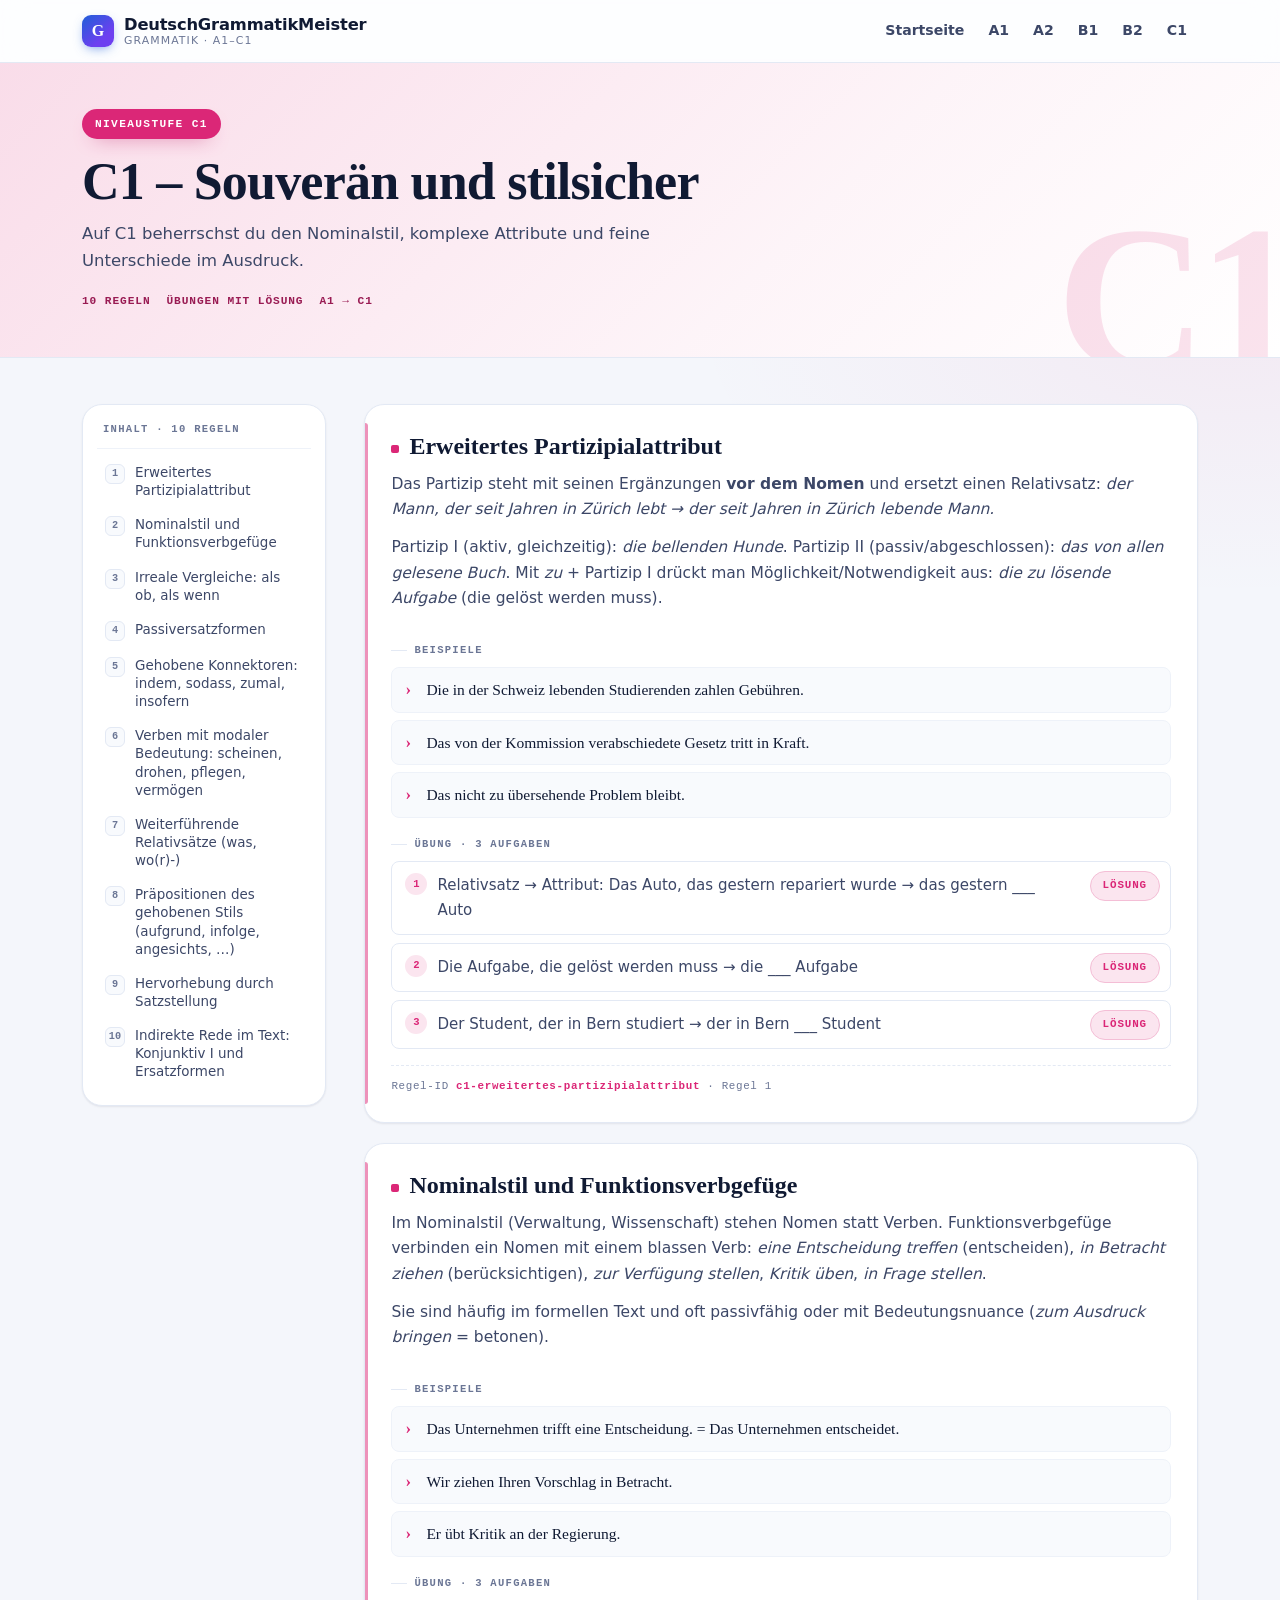
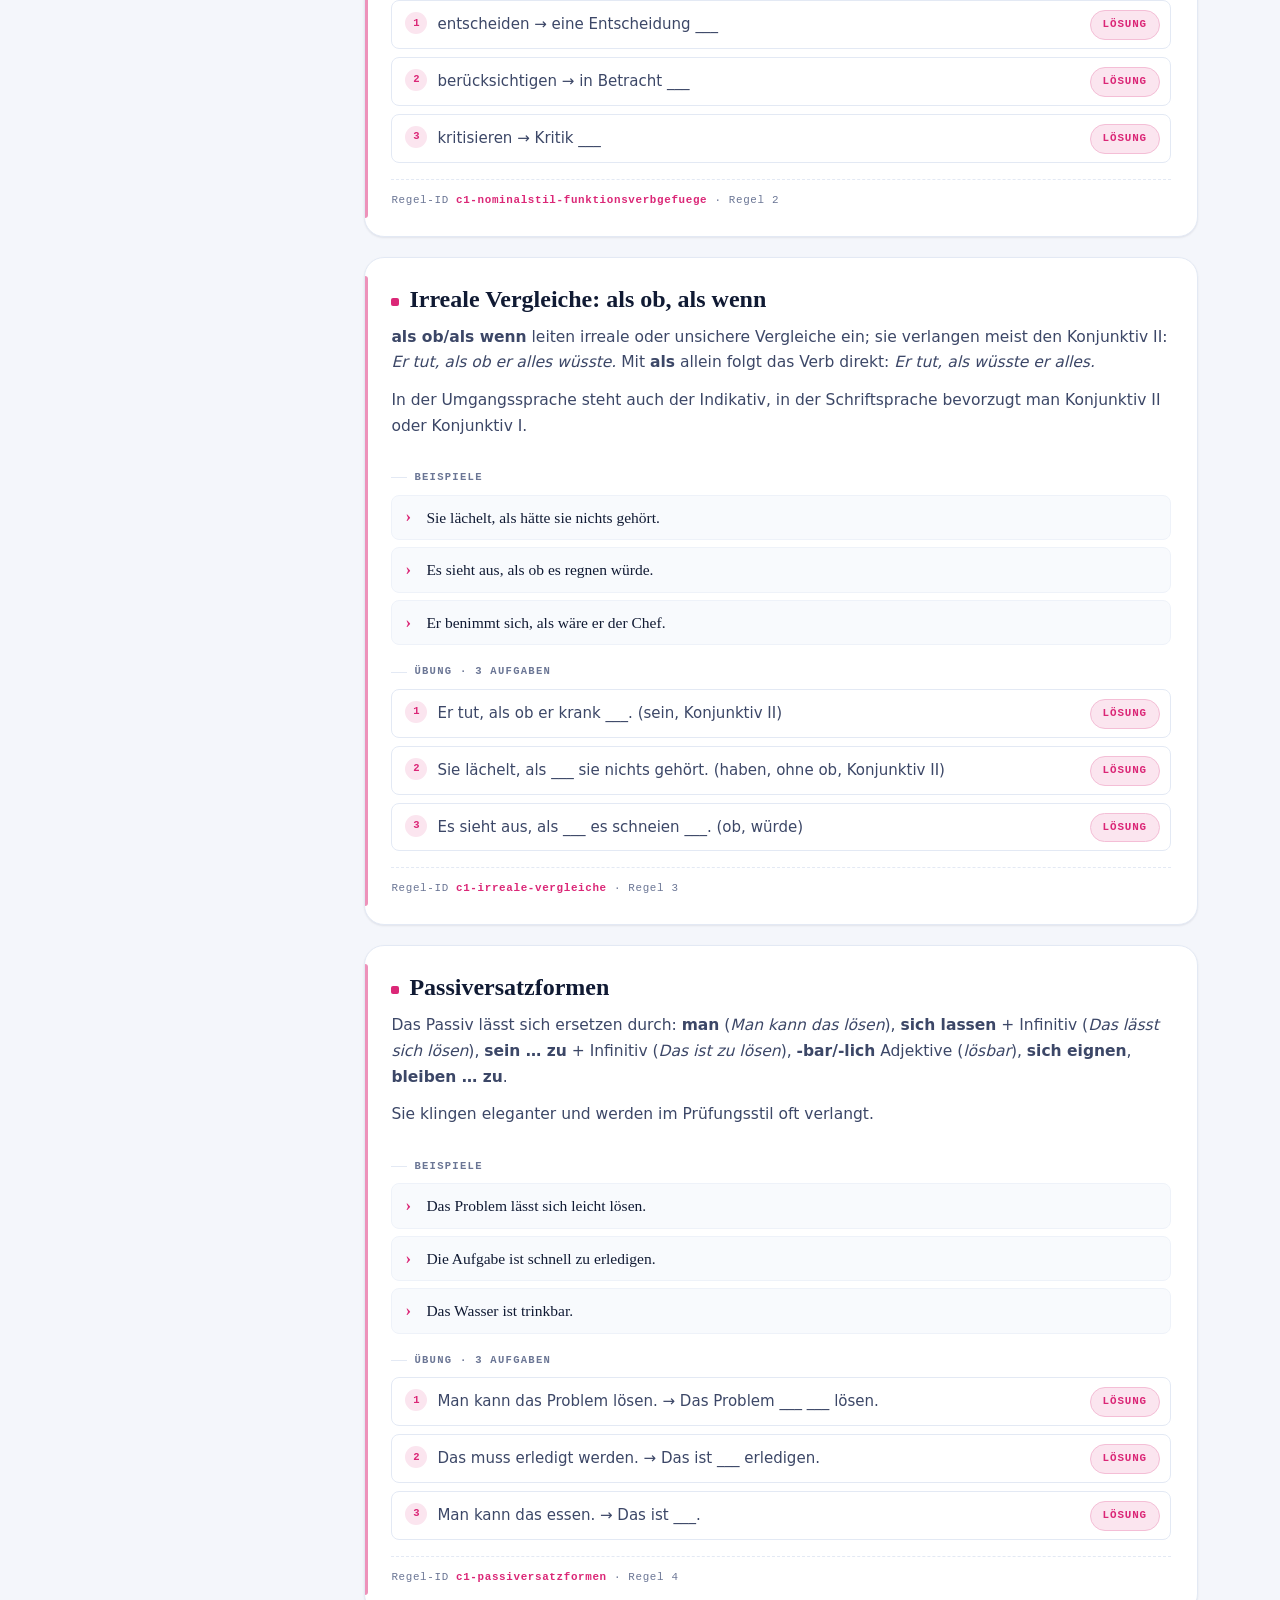
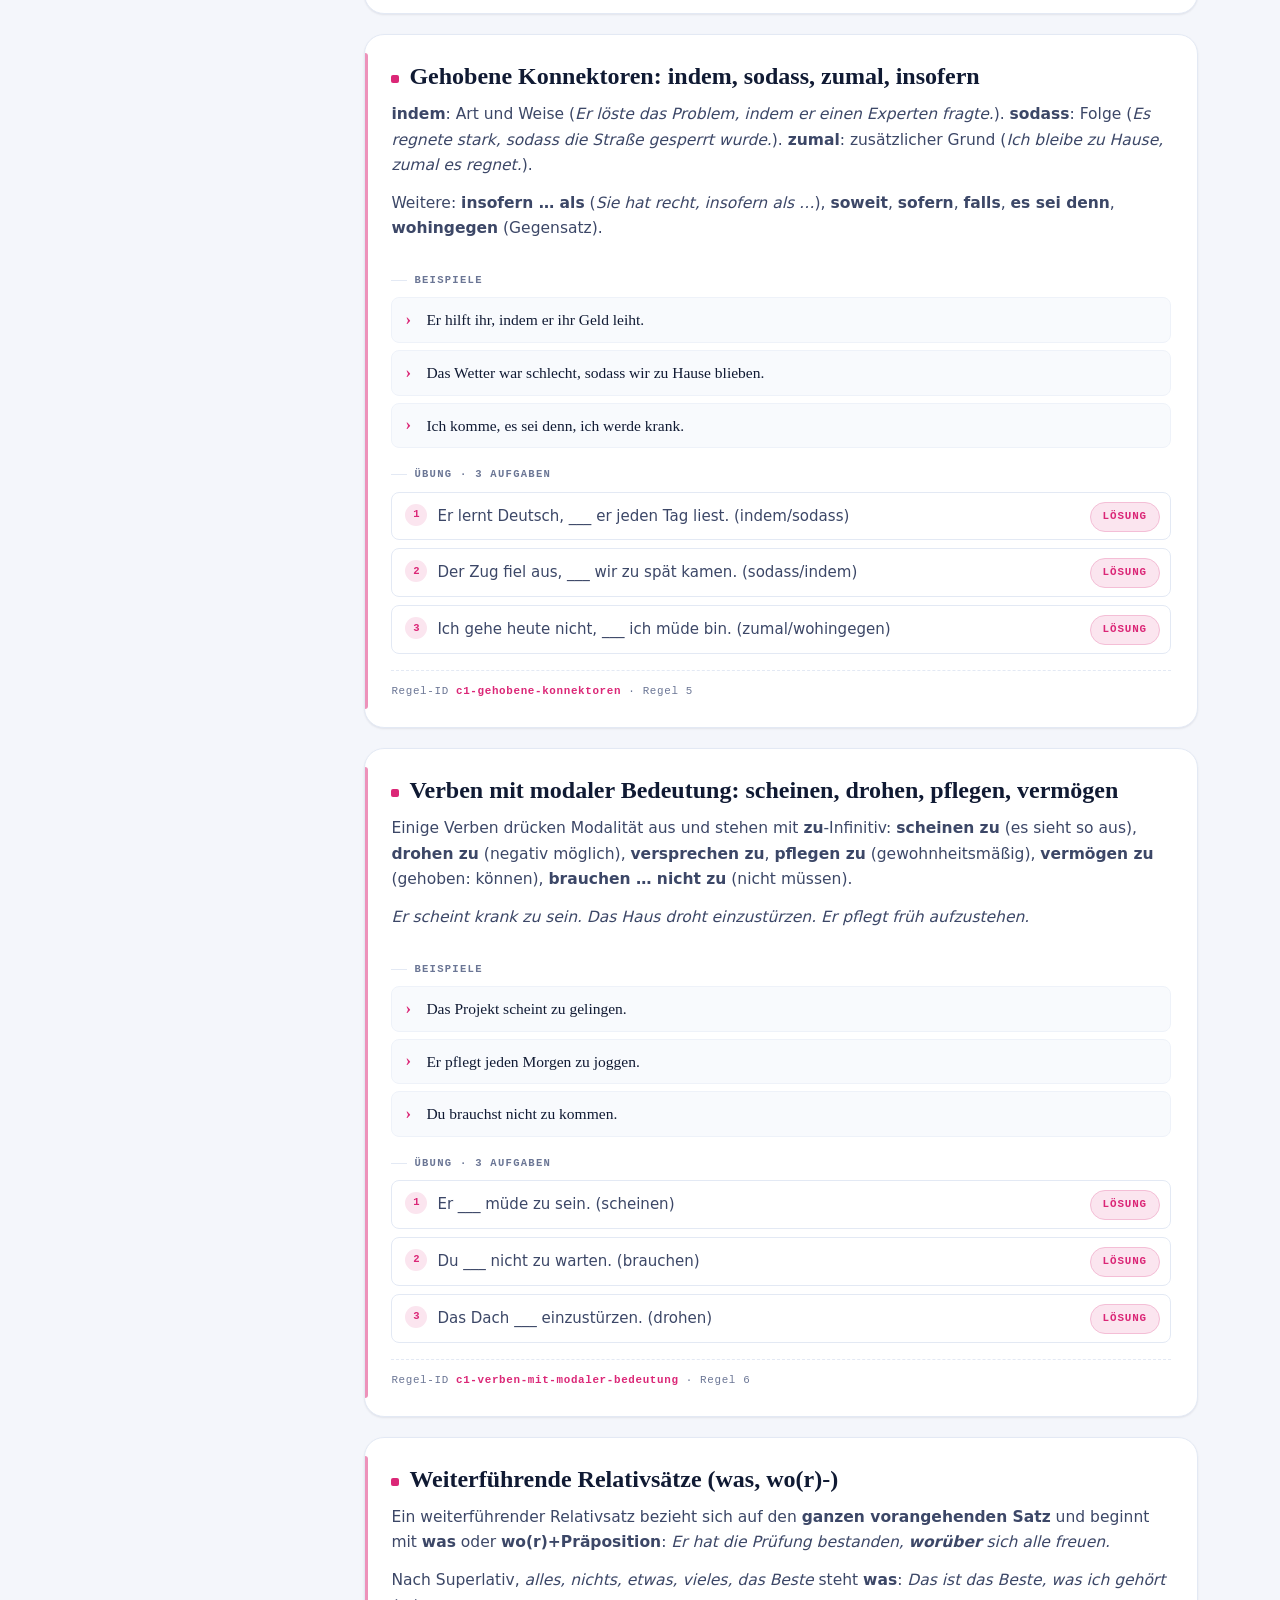
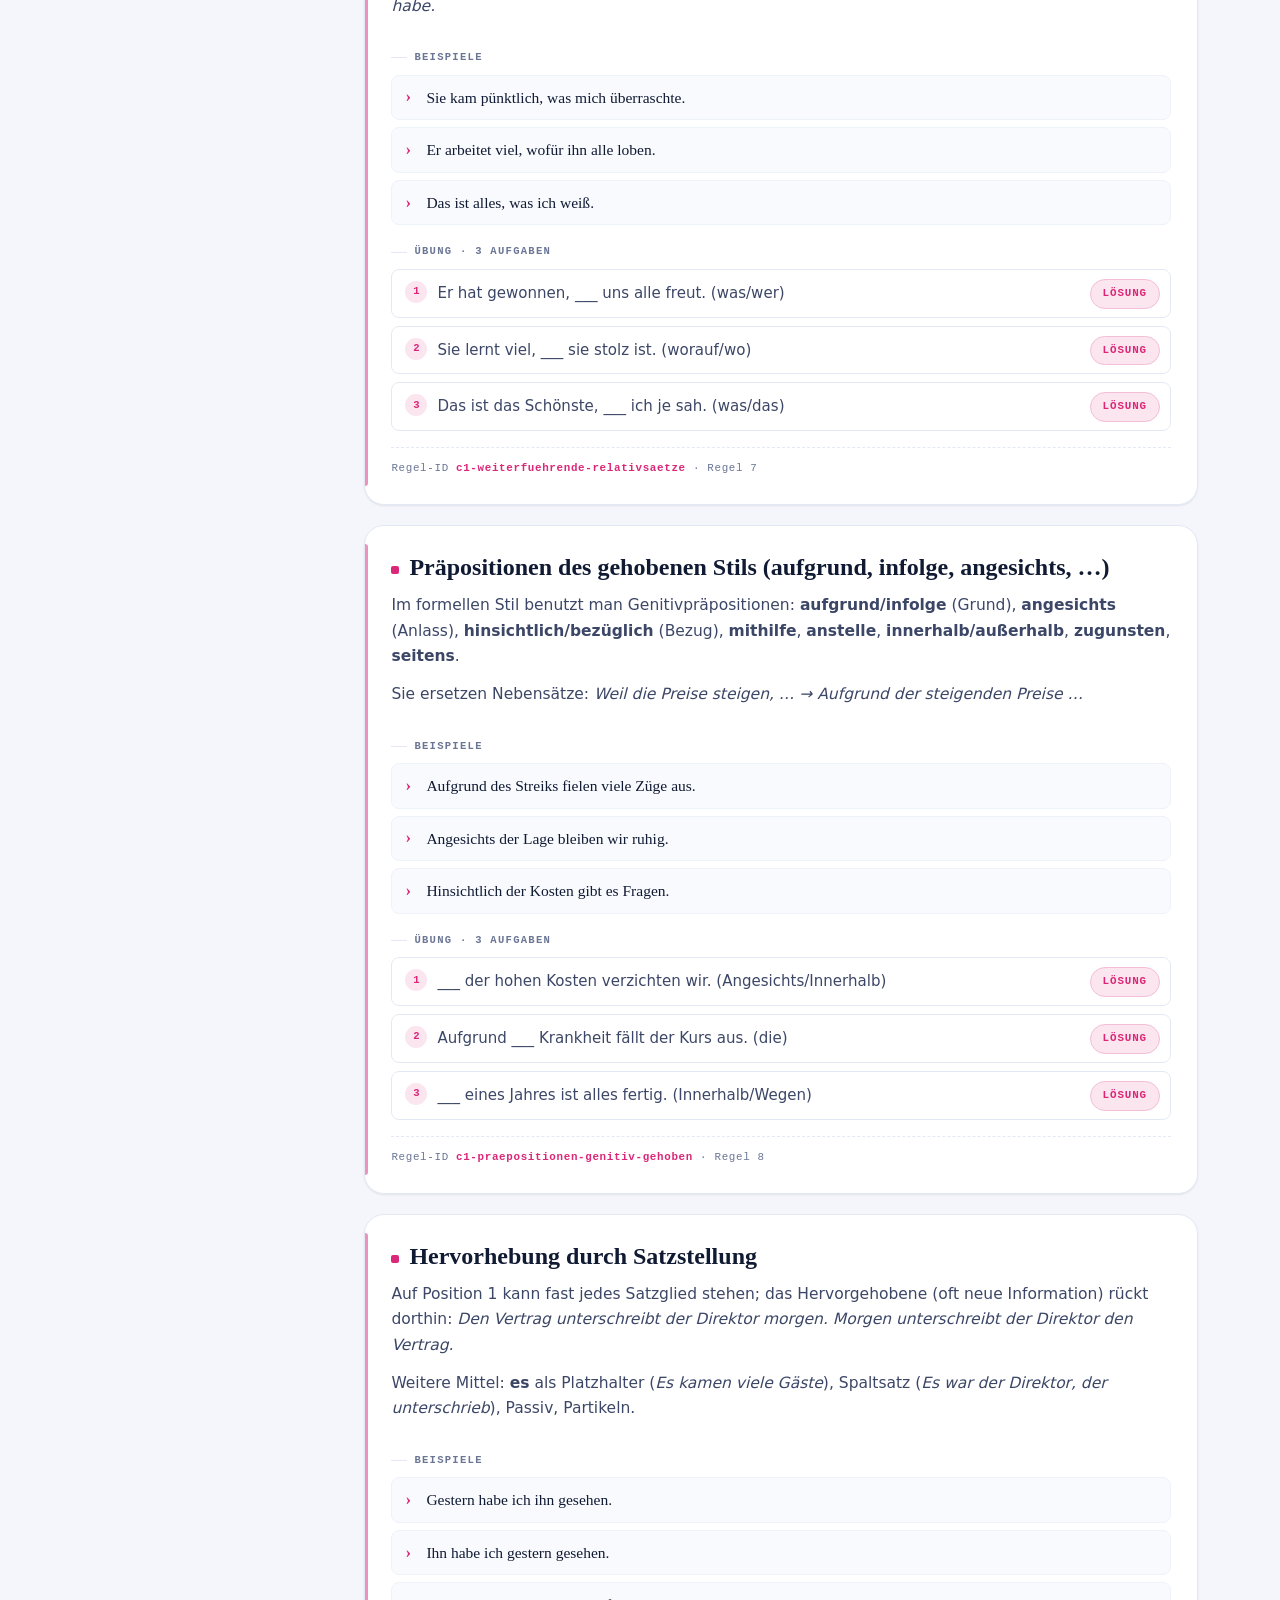
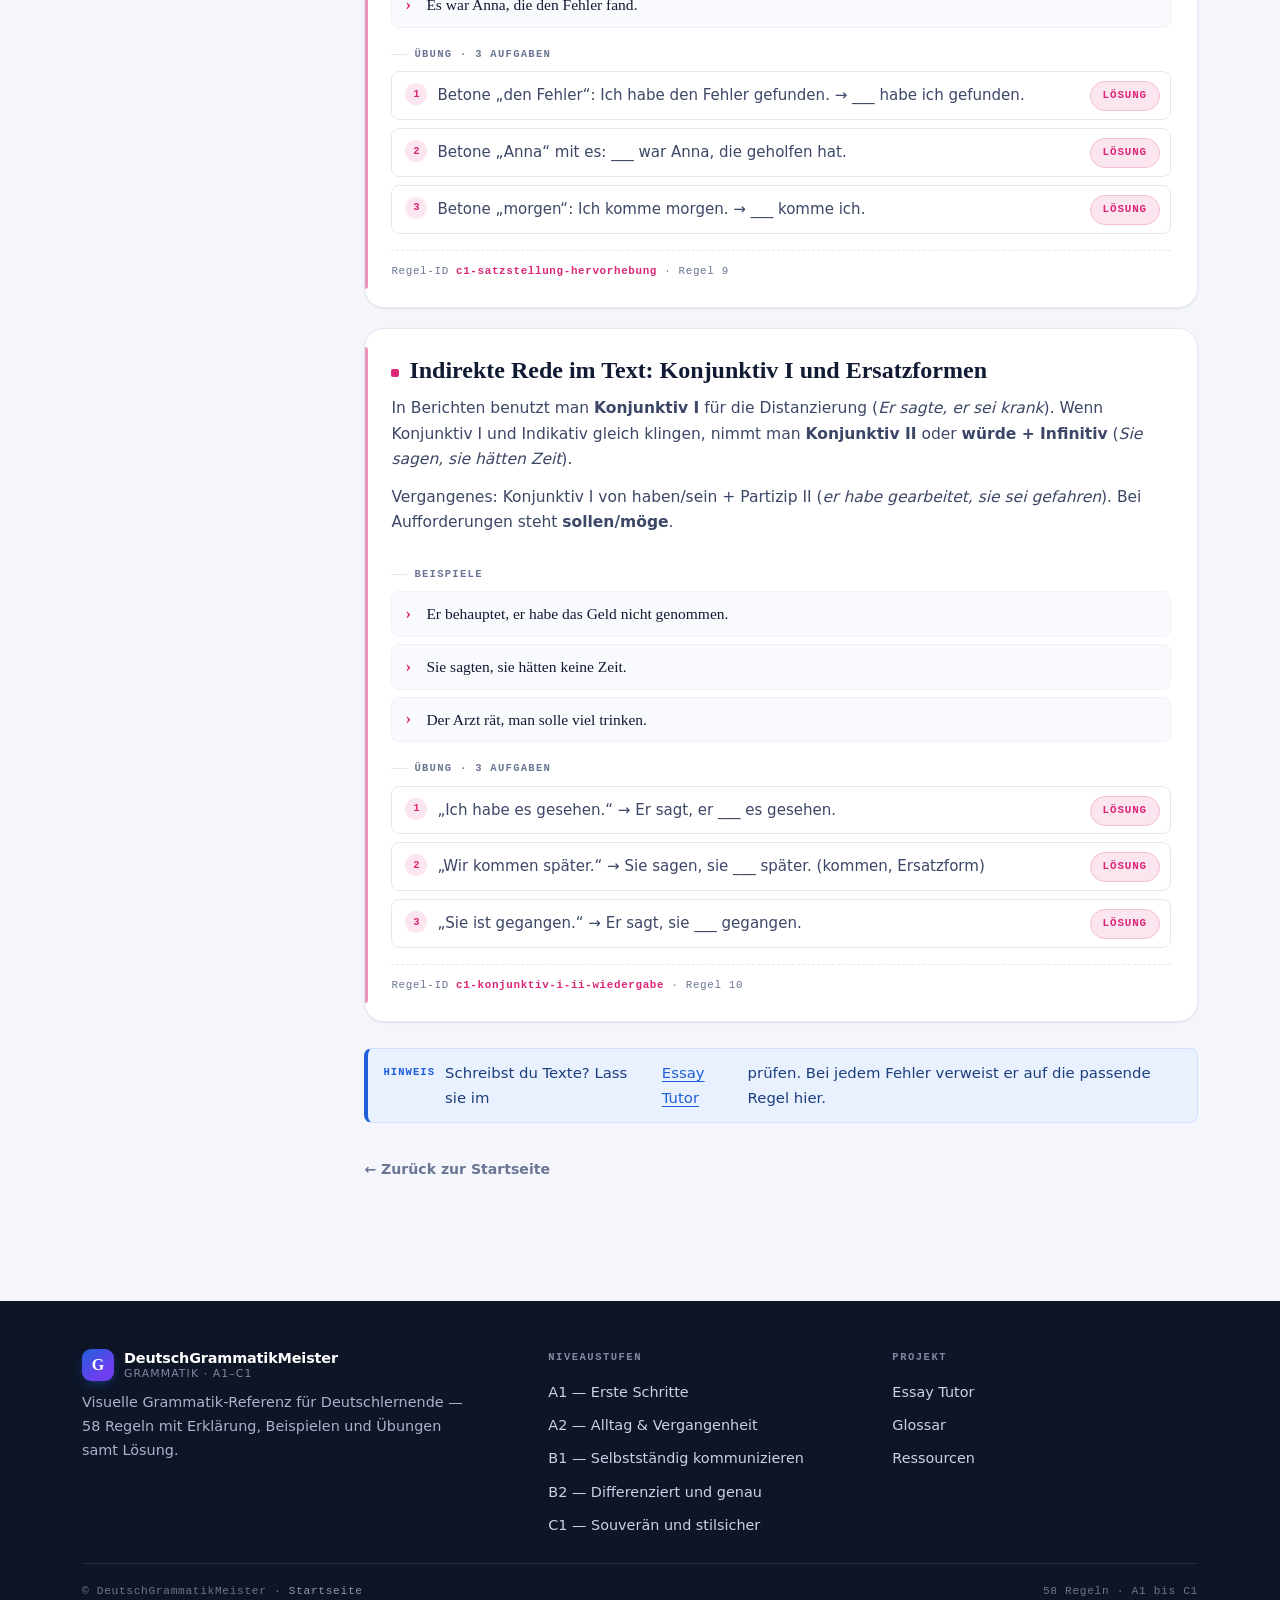
<file: apps/grammatik/c1.html>
<!DOCTYPE html>
<html lang="de">
<head>
    <meta charset="UTF-8">
    <meta name="viewport" content="width=device-width, initial-scale=1.0">
    <title>C1 – Souverän und stilsicher — DeutschGrammatikMeister</title>
    <meta name="description" content="Auf C1 beherrschst du den Nominalstil, komplexe Attribute und feine Unterschiede im Ausdruck.">
    <link rel="stylesheet" href="style.css">
</head>
<body>
    <header class="site-header">
        <div class="container">
            <a class="brand" href="index.html">
                <span class="brand-mark" aria-hidden="true">G</span>
                <span class="brand-text">DeutschGrammatikMeister<small>Grammatik · A1–C1</small></span>
            </a>
            <nav class="site-nav" aria-label="Hauptnavigation">
                <ul>
                    <li><a href="index.html">Startseite</a></li>
                    <li><a href="a1.html">A1</a></li>
                    <li><a href="a2.html">A2</a></li>
                    <li><a href="b1.html">B1</a></li>
                    <li><a href="b2.html">B2</a></li>
                    <li><a href="c1.html" aria-current="page">C1</a></li>
                </ul>
            </nav>
        </div>
    </header>

    <main>
        <section class="level-hero" data-level="C1" style="--level: var(--c1)">
            <div class="container">
                <span class="chip">Niveaustufe C1</span>
                <h1>C1 – Souverän und stilsicher</h1>
                <p>Auf C1 beherrschst du den Nominalstil, komplexe Attribute und feine Unterschiede im Ausdruck.</p>
                <div class="meta">
                    <span>10 Regeln</span>
                    <span>Übungen mit Lösung</span>
                    <span>A1 → C1</span>
                </div>
            </div>
        </section>

        <div class="container">
            <div class="level-layout" style="--level: var(--c1); --level-soft: color-mix(in srgb, var(--c1) 12%, #fff)">
                <aside class="toc-rail" data-pagefind-ignore>
                    <div class="rail-title">Inhalt · 10 Regeln</div>
                    <ol>
                        <li><a href="#c1-erweitertes-partizipialattribut">Erweitertes Partizipialattribut</a></li>
                        <li><a href="#c1-nominalstil-funktionsverbgefuege">Nominalstil und Funktionsverbgefüge</a></li>
                        <li><a href="#c1-irreale-vergleiche">Irreale Vergleiche: als ob, als wenn</a></li>
                        <li><a href="#c1-passiversatzformen">Passiversatzformen</a></li>
                        <li><a href="#c1-gehobene-konnektoren">Gehobene Konnektoren: indem, sodass, zumal, insofern</a></li>
                        <li><a href="#c1-verben-mit-modaler-bedeutung">Verben mit modaler Bedeutung: scheinen, drohen, pflegen, vermögen</a></li>
                        <li><a href="#c1-weiterfuehrende-relativsaetze">Weiterführende Relativsätze (was, wo(r)-)</a></li>
                        <li><a href="#c1-praepositionen-genitiv-gehoben">Präpositionen des gehobenen Stils (aufgrund, infolge, angesichts, …)</a></li>
                        <li><a href="#c1-satzstellung-hervorhebung">Hervorhebung durch Satzstellung</a></li>
                        <li><a href="#c1-konjunktiv-i-ii-wiedergabe">Indirekte Rede im Text: Konjunktiv I und Ersatzformen</a></li>
                    </ol>
                </aside>
                <div class="rules">
<article class="rule" id="c1-erweitertes-partizipialattribut">
<h3>Erweitertes Partizipialattribut</h3>
<p>Das Partizip steht mit seinen Ergänzungen <strong>vor dem Nomen</strong> und ersetzt einen Relativsatz: <em>der Mann, der seit Jahren in Zürich lebt → der seit Jahren in Zürich lebende Mann.</em></p>
<p>Partizip I (aktiv, gleichzeitig): <em>die bellenden Hunde</em>. Partizip II (passiv/abgeschlossen): <em>das von allen gelesene Buch</em>. Mit <em>zu</em> + Partizip I drückt man Möglichkeit/Notwendigkeit aus: <em>die zu lösende Aufgabe</em> (die gelöst werden muss).</p>
<p class="label">Beispiele</p>
<ul class="examples"><li>Die in der Schweiz lebenden Studierenden zahlen Gebühren.</li>
<li>Das von der Kommission verabschiedete Gesetz tritt in Kraft.</li>
<li>Das nicht zu übersehende Problem bleibt.</li>
</ul>
<p class="label">Übung · 3 Aufgaben</p>
<ol class="exercises"><li><span class="q">Relativsatz → Attribut: Das Auto, das gestern repariert wurde → das gestern ___ Auto</span> <details><summary>Lösung</summary><span class="a">reparierte</span></details></li>
<li><span class="q">Die Aufgabe, die gelöst werden muss → die ___ Aufgabe</span> <details><summary>Lösung</summary><span class="a">zu lösende</span></details></li>
<li><span class="q">Der Student, der in Bern studiert → der in Bern ___ Student</span> <details><summary>Lösung</summary><span class="a">studierende</span></details></li>
</ol>
<p class="ruleid">Regel-ID <code>c1-erweitertes-partizipialattribut</code> · Regel 1</p>
</article>
<article class="rule" id="c1-nominalstil-funktionsverbgefuege">
<h3>Nominalstil und Funktionsverbgefüge</h3>
<p>Im Nominalstil (Verwaltung, Wissenschaft) stehen Nomen statt Verben. Funktionsverbgefüge verbinden ein Nomen mit einem blassen Verb: <em>eine Entscheidung treffen</em> (entscheiden), <em>in Betracht ziehen</em> (berücksichtigen), <em>zur Verfügung stellen</em>, <em>Kritik üben</em>, <em>in Frage stellen</em>.</p>
<p>Sie sind häufig im formellen Text und oft passivfähig oder mit Bedeutungsnuance (<em>zum Ausdruck bringen</em> = betonen).</p>
<p class="label">Beispiele</p>
<ul class="examples"><li>Das Unternehmen trifft eine Entscheidung. = Das Unternehmen entscheidet.</li>
<li>Wir ziehen Ihren Vorschlag in Betracht.</li>
<li>Er übt Kritik an der Regierung.</li>
</ul>
<p class="label">Übung · 3 Aufgaben</p>
<ol class="exercises"><li><span class="q">entscheiden → eine Entscheidung ___</span> <details><summary>Lösung</summary><span class="a">treffen</span></details></li>
<li><span class="q">berücksichtigen → in Betracht ___</span> <details><summary>Lösung</summary><span class="a">ziehen</span></details></li>
<li><span class="q">kritisieren → Kritik ___</span> <details><summary>Lösung</summary><span class="a">üben</span></details></li>
</ol>
<p class="ruleid">Regel-ID <code>c1-nominalstil-funktionsverbgefuege</code> · Regel 2</p>
</article>
<article class="rule" id="c1-irreale-vergleiche">
<h3>Irreale Vergleiche: als ob, als wenn</h3>
<p><strong>als ob/als wenn</strong> leiten irreale oder unsichere Vergleiche ein; sie verlangen meist den Konjunktiv II: <em>Er tut, als ob er alles wüsste.</em> Mit <strong>als</strong> allein folgt das Verb direkt: <em>Er tut, als wüsste er alles.</em></p>
<p>In der Umgangssprache steht auch der Indikativ, in der Schriftsprache bevorzugt man Konjunktiv II oder Konjunktiv I.</p>
<p class="label">Beispiele</p>
<ul class="examples"><li>Sie lächelt, als hätte sie nichts gehört.</li>
<li>Es sieht aus, als ob es regnen würde.</li>
<li>Er benimmt sich, als wäre er der Chef.</li>
</ul>
<p class="label">Übung · 3 Aufgaben</p>
<ol class="exercises"><li><span class="q">Er tut, als ob er krank ___. (sein, Konjunktiv II)</span> <details><summary>Lösung</summary><span class="a">wäre</span></details></li>
<li><span class="q">Sie lächelt, als ___ sie nichts gehört. (haben, ohne ob, Konjunktiv II)</span> <details><summary>Lösung</summary><span class="a">hätte</span></details></li>
<li><span class="q">Es sieht aus, als ___ es schneien ___. (ob, würde)</span> <details><summary>Lösung</summary><span class="a">ob … würde</span></details></li>
</ol>
<p class="ruleid">Regel-ID <code>c1-irreale-vergleiche</code> · Regel 3</p>
</article>
<article class="rule" id="c1-passiversatzformen">
<h3>Passiversatzformen</h3>
<p>Das Passiv lässt sich ersetzen durch: <strong>man</strong> (<em>Man kann das lösen</em>), <strong>sich lassen</strong> + Infinitiv (<em>Das lässt sich lösen</em>), <strong>sein … zu</strong> + Infinitiv (<em>Das ist zu lösen</em>), <strong>-bar/-lich</strong> Adjektive (<em>lösbar</em>), <strong>sich eignen</strong>, <strong>bleiben … zu</strong>.</p>
<p>Sie klingen eleganter und werden im Prüfungsstil oft verlangt.</p>
<p class="label">Beispiele</p>
<ul class="examples"><li>Das Problem lässt sich leicht lösen.</li>
<li>Die Aufgabe ist schnell zu erledigen.</li>
<li>Das Wasser ist trinkbar.</li>
</ul>
<p class="label">Übung · 3 Aufgaben</p>
<ol class="exercises"><li><span class="q">Man kann das Problem lösen. → Das Problem ___ ___ lösen.</span> <details><summary>Lösung</summary><span class="a">lässt sich</span></details></li>
<li><span class="q">Das muss erledigt werden. → Das ist ___ erledigen.</span> <details><summary>Lösung</summary><span class="a">zu</span></details></li>
<li><span class="q">Man kann das essen. → Das ist ___.</span> <details><summary>Lösung</summary><span class="a">essbar</span></details></li>
</ol>
<p class="ruleid">Regel-ID <code>c1-passiversatzformen</code> · Regel 4</p>
</article>
<article class="rule" id="c1-gehobene-konnektoren">
<h3>Gehobene Konnektoren: indem, sodass, zumal, insofern</h3>
<p><strong>indem</strong>: Art und Weise (<em>Er löste das Problem, indem er einen Experten fragte.</em>). <strong>sodass</strong>: Folge (<em>Es regnete stark, sodass die Straße gesperrt wurde.</em>). <strong>zumal</strong>: zusätzlicher Grund (<em>Ich bleibe zu Hause, zumal es regnet.</em>).</p>
<p>Weitere: <strong>insofern … als</strong> (<em>Sie hat recht, insofern als …</em>), <strong>soweit</strong>, <strong>sofern</strong>, <strong>falls</strong>, <strong>es sei denn</strong>, <strong>wohingegen</strong> (Gegensatz).</p>
<p class="label">Beispiele</p>
<ul class="examples"><li>Er hilft ihr, indem er ihr Geld leiht.</li>
<li>Das Wetter war schlecht, sodass wir zu Hause blieben.</li>
<li>Ich komme, es sei denn, ich werde krank.</li>
</ul>
<p class="label">Übung · 3 Aufgaben</p>
<ol class="exercises"><li><span class="q">Er lernt Deutsch, ___ er jeden Tag liest. (indem/sodass)</span> <details><summary>Lösung</summary><span class="a">indem</span></details></li>
<li><span class="q">Der Zug fiel aus, ___ wir zu spät kamen. (sodass/indem)</span> <details><summary>Lösung</summary><span class="a">sodass</span></details></li>
<li><span class="q">Ich gehe heute nicht, ___ ich müde bin. (zumal/wohingegen)</span> <details><summary>Lösung</summary><span class="a">zumal</span></details></li>
</ol>
<p class="ruleid">Regel-ID <code>c1-gehobene-konnektoren</code> · Regel 5</p>
</article>
<article class="rule" id="c1-verben-mit-modaler-bedeutung">
<h3>Verben mit modaler Bedeutung: scheinen, drohen, pflegen, vermögen</h3>
<p>Einige Verben drücken Modalität aus und stehen mit <strong>zu</strong>-Infinitiv: <strong>scheinen zu</strong> (es sieht so aus), <strong>drohen zu</strong> (negativ möglich), <strong>versprechen zu</strong>, <strong>pflegen zu</strong> (gewohnheitsmäßig), <strong>vermögen zu</strong> (gehoben: können), <strong>brauchen … nicht zu</strong> (nicht müssen).</p>
<p><em>Er scheint krank zu sein.</em> <em>Das Haus droht einzustürzen.</em> <em>Er pflegt früh aufzustehen.</em></p>
<p class="label">Beispiele</p>
<ul class="examples"><li>Das Projekt scheint zu gelingen.</li>
<li>Er pflegt jeden Morgen zu joggen.</li>
<li>Du brauchst nicht zu kommen.</li>
</ul>
<p class="label">Übung · 3 Aufgaben</p>
<ol class="exercises"><li><span class="q">Er ___ müde zu sein. (scheinen)</span> <details><summary>Lösung</summary><span class="a">scheint</span></details></li>
<li><span class="q">Du ___ nicht zu warten. (brauchen)</span> <details><summary>Lösung</summary><span class="a">brauchst</span></details></li>
<li><span class="q">Das Dach ___ einzustürzen. (drohen)</span> <details><summary>Lösung</summary><span class="a">droht</span></details></li>
</ol>
<p class="ruleid">Regel-ID <code>c1-verben-mit-modaler-bedeutung</code> · Regel 6</p>
</article>
<article class="rule" id="c1-weiterfuehrende-relativsaetze">
<h3>Weiterführende Relativsätze (was, wo(r)-)</h3>
<p>Ein weiterführender Relativsatz bezieht sich auf den <strong>ganzen vorangehenden Satz</strong> und beginnt mit <strong>was</strong> oder <strong>wo(r)+Präposition</strong>: <em>Er hat die Prüfung bestanden, <strong>worüber</strong> sich alle freuen.</em></p>
<p>Nach Superlativ, <em>alles, nichts, etwas, vieles, das Beste</em> steht <strong>was</strong>: <em>Das ist das Beste, was ich gehört habe.</em></p>
<p class="label">Beispiele</p>
<ul class="examples"><li>Sie kam pünktlich, was mich überraschte.</li>
<li>Er arbeitet viel, wofür ihn alle loben.</li>
<li>Das ist alles, was ich weiß.</li>
</ul>
<p class="label">Übung · 3 Aufgaben</p>
<ol class="exercises"><li><span class="q">Er hat gewonnen, ___ uns alle freut. (was/wer)</span> <details><summary>Lösung</summary><span class="a">was</span></details></li>
<li><span class="q">Sie lernt viel, ___ sie stolz ist. (worauf/wo)</span> <details><summary>Lösung</summary><span class="a">worauf</span></details></li>
<li><span class="q">Das ist das Schönste, ___ ich je sah. (was/das)</span> <details><summary>Lösung</summary><span class="a">was</span></details></li>
</ol>
<p class="ruleid">Regel-ID <code>c1-weiterfuehrende-relativsaetze</code> · Regel 7</p>
</article>
<article class="rule" id="c1-praepositionen-genitiv-gehoben">
<h3>Präpositionen des gehobenen Stils (aufgrund, infolge, angesichts, …)</h3>
<p>Im formellen Stil benutzt man Genitivpräpositionen: <strong>aufgrund/infolge</strong> (Grund), <strong>angesichts</strong> (Anlass), <strong>hinsichtlich/bezüglich</strong> (Bezug), <strong>mithilfe</strong>, <strong>anstelle</strong>, <strong>innerhalb/außerhalb</strong>, <strong>zugunsten</strong>, <strong>seitens</strong>.</p>
<p>Sie ersetzen Nebensätze: <em>Weil die Preise steigen, … → Aufgrund der steigenden Preise …</em></p>
<p class="label">Beispiele</p>
<ul class="examples"><li>Aufgrund des Streiks fielen viele Züge aus.</li>
<li>Angesichts der Lage bleiben wir ruhig.</li>
<li>Hinsichtlich der Kosten gibt es Fragen.</li>
</ul>
<p class="label">Übung · 3 Aufgaben</p>
<ol class="exercises"><li><span class="q">___ der hohen Kosten verzichten wir. (Angesichts/Innerhalb)</span> <details><summary>Lösung</summary><span class="a">Angesichts</span></details></li>
<li><span class="q">Aufgrund ___ Krankheit fällt der Kurs aus. (die)</span> <details><summary>Lösung</summary><span class="a">der</span></details></li>
<li><span class="q">___ eines Jahres ist alles fertig. (Innerhalb/Wegen)</span> <details><summary>Lösung</summary><span class="a">Innerhalb</span></details></li>
</ol>
<p class="ruleid">Regel-ID <code>c1-praepositionen-genitiv-gehoben</code> · Regel 8</p>
</article>
<article class="rule" id="c1-satzstellung-hervorhebung">
<h3>Hervorhebung durch Satzstellung</h3>
<p>Auf Position 1 kann fast jedes Satzglied stehen; das Hervorgehobene (oft neue Information) rückt dorthin: <em>Den Vertrag unterschreibt der Direktor morgen. Morgen unterschreibt der Direktor den Vertrag.</em></p>
<p>Weitere Mittel: <strong>es</strong> als Platzhalter (<em>Es kamen viele Gäste</em>), Spaltsatz (<em>Es war der Direktor, der unterschrieb</em>), Passiv, Partikeln.</p>
<p class="label">Beispiele</p>
<ul class="examples"><li>Gestern habe ich ihn gesehen.</li>
<li>Ihn habe ich gestern gesehen.</li>
<li>Es war Anna, die den Fehler fand.</li>
</ul>
<p class="label">Übung · 3 Aufgaben</p>
<ol class="exercises"><li><span class="q">Betone „den Fehler“: Ich habe den Fehler gefunden. → ___ habe ich gefunden.</span> <details><summary>Lösung</summary><span class="a">Den Fehler</span></details></li>
<li><span class="q">Betone „Anna“ mit es: ___ war Anna, die geholfen hat.</span> <details><summary>Lösung</summary><span class="a">Es</span></details></li>
<li><span class="q">Betone „morgen“: Ich komme morgen. → ___ komme ich.</span> <details><summary>Lösung</summary><span class="a">Morgen</span></details></li>
</ol>
<p class="ruleid">Regel-ID <code>c1-satzstellung-hervorhebung</code> · Regel 9</p>
</article>
<article class="rule" id="c1-konjunktiv-i-ii-wiedergabe">
<h3>Indirekte Rede im Text: Konjunktiv I und Ersatzformen</h3>
<p>In Berichten benutzt man <strong>Konjunktiv I</strong> für die Distanzierung (<em>Er sagte, er sei krank</em>). Wenn Konjunktiv I und Indikativ gleich klingen, nimmt man <strong>Konjunktiv II</strong> oder <strong>würde + Infinitiv</strong> (<em>Sie sagen, sie hätten Zeit</em>).</p>
<p>Vergangenes: Konjunktiv I von haben/sein + Partizip II (<em>er habe gearbeitet, sie sei gefahren</em>). Bei Aufforderungen steht <strong>sollen/möge</strong>.</p>
<p class="label">Beispiele</p>
<ul class="examples"><li>Er behauptet, er habe das Geld nicht genommen.</li>
<li>Sie sagten, sie hätten keine Zeit.</li>
<li>Der Arzt rät, man solle viel trinken.</li>
</ul>
<p class="label">Übung · 3 Aufgaben</p>
<ol class="exercises"><li><span class="q">„Ich habe es gesehen.“ → Er sagt, er ___ es gesehen.</span> <details><summary>Lösung</summary><span class="a">habe</span></details></li>
<li><span class="q">„Wir kommen später.“ → Sie sagen, sie ___ später. (kommen, Ersatzform)</span> <details><summary>Lösung</summary><span class="a">kämen</span></details></li>
<li><span class="q">„Sie ist gegangen.“ → Er sagt, sie ___ gegangen.</span> <details><summary>Lösung</summary><span class="a">sei</span></details></li>
</ol>
<p class="ruleid">Regel-ID <code>c1-konjunktiv-i-ii-wiedergabe</code> · Regel 10</p>
</article>
                    <p class="hint info" style="margin-top:6px">Schreibst du Texte? Lass sie im <a href="https://my-essay-tutor.onrender.com/ui/">Essay Tutor</a> prüfen. Bei jedem Fehler verweist er auf die passende Regel hier.</p>
                    <a class="level-back" href="index.html">← Zurück zur Startseite</a>
                </div>
            </div>
        </div>
    </main>

    <footer class="site-footer">
        <div class="container">
            <div class="cols">
                <div>
                    <a class="brand" href="index.html">
                        <span class="brand-mark" aria-hidden="true">G</span>
                        <span class="brand-text">DeutschGrammatikMeister<small>Grammatik · A1–C1</small></span>
                    </a>
                    <p>Visuelle Grammatik-Referenz für Deutschlernende — 58 Regeln mit Erklärung, Beispielen und Übungen samt Lösung.</p>
                </div>
                <div>
                    <h4>Niveaustufen</h4>
                    <ul>
                        <li><a href="a1.html">A1 — Erste Schritte</a></li>
                        <li><a href="a2.html">A2 — Alltag &amp; Vergangenheit</a></li>
                        <li><a href="b1.html">B1 — Selbstständig kommunizieren</a></li>
                        <li><a href="b2.html">B2 — Differenziert und genau</a></li>
                        <li><a href="c1.html">C1 — Souverän und stilsicher</a></li>
                    </ul>
                </div>
                <div>
                    <h4>Projekt</h4>
                    <ul>
                        <li><a href="https://my-essay-tutor.onrender.com/ui/">Essay Tutor</a></li>
                        <li><a href="index.html#glossar">Glossar</a></li>
                        <li><a href="index.html#ressourcen">Ressourcen</a></li>
                    </ul>
                </div>
            </div>
            <div class="bottom">
                <span>© DeutschGrammatikMeister · <a href="index.html">Startseite</a></span>
                <span>58 Regeln · A1 bis C1</span>
            </div>
        </div>
    </footer>
</body>
</html>
</file>
<file: apps/grammatik/style.css>
/* ============================================================
   DeutschGrammatikMeister — visual, responsive design system
   Plain CSS, no build step.  A1–C1 level pages share this file.
   ============================================================ */

:root {
  --bg: #f4f6fb;
  --surface: #ffffff;
  --surface-2: #f8fafd;
  --ink: #101a33;
  --ink-2: #3c4767;
  --ink-3: #6b7695;
  --line: #e3e9f4;
  --line-2: #eef2f9;

  --brand: #1f5fd8;
  --brand-ink: #17408f;
  --brand-soft: #e9f0fe;

  --accent: #e8590c;
  --accent-soft: #fff1e6;
  --good: #0f7b52;
  --good-soft: #e5f6ee;

  --a1: #16a34a;
  --a2: #0891b2;
  --b1: #2563eb;
  --b2: #7c3aed;
  --c1: #db2777;

  --level: var(--brand);
  --level-soft: var(--brand-soft);

  --font-display: "Charter", "Bitstream Charter", "Sitka Text", Cambria, Georgia, "Times New Roman", serif;
  --font-body: ui-sans-serif, system-ui, -apple-system, "Segoe UI", Roboto, "Helvetica Neue", Arial, sans-serif;
  --font-mono: ui-monospace, SFMono-Regular, "SF Mono", Menlo, Consolas, monospace;

  --r-sm: 8px;
  --r-md: 14px;
  --r-lg: 20px;
  --shadow-sm: 0 1px 2px rgba(16, 26, 51, .05), 0 1px 3px rgba(16, 26, 51, .04);
  --shadow-md: 0 6px 18px -6px rgba(16, 26, 51, .14), 0 2px 6px rgba(16, 26, 51, .05);
  --shadow-lg: 0 24px 48px -20px rgba(16, 26, 51, .28);

  --wrap: 1180px;
  --header-h: 62px;
}

*, *::before, *::after { box-sizing: border-box; }

html {
  -webkit-text-size-adjust: 100%;
  scroll-behavior: smooth;
  overflow-x: clip;
}
@media (prefers-reduced-motion: reduce) { html { scroll-behavior: auto; } }

body {
  margin: 0;
  font-family: var(--font-body);
  font-size: 16px;
  line-height: 1.65;
  color: var(--ink-2);
  background:
    radial-gradient(1100px 520px at 12% -10%, rgba(31, 95, 216, .07), transparent 60%),
    radial-gradient(900px 460px at 96% 4%, rgba(219, 39, 119, .06), transparent 60%),
    var(--bg);
  overflow-x: clip;
}

img, svg { max-width: 100%; }
a { color: var(--brand); text-underline-offset: 3px; }

:focus-visible {
  outline: 3px solid rgba(31, 95, 216, .55);
  outline-offset: 2px;
  border-radius: 6px;
}

.container {
  width: 100%;
  max-width: var(--wrap);
  margin-inline: auto;
  padding-inline: clamp(16px, 4vw, 32px);
}

.eyebrow {
  font-family: var(--font-mono);
  font-size: .72rem;
  letter-spacing: .16em;
  text-transform: uppercase;
  color: var(--brand);
  font-weight: 600;
  margin: 0 0 10px;
}

.section-head { max-width: 720px; margin-bottom: clamp(22px, 3vw, 34px); }
.section-head h2 {
  font-family: var(--font-display);
  font-size: clamp(1.7rem, 3.9vw, 2.55rem);
  line-height: 1.2;
  color: var(--ink);
  margin: 0 0 8px;
  letter-spacing: -.01em;
  text-wrap: balance;
}
.section-head p { margin: 0; color: var(--ink-3); font-size: 1.02rem; }

/* ───────────────────────── header ───────────────────────── */
.site-header {
  position: sticky;
  top: 0;
  z-index: 50;
  background: rgba(255, 255, 255, .82);
  backdrop-filter: saturate(180%) blur(14px);
  -webkit-backdrop-filter: saturate(180%) blur(14px);
  border-bottom: 1px solid var(--line);
}
.site-header .container {
  min-height: var(--header-h);
  display: flex;
  align-items: center;
  justify-content: space-between;
  gap: 14px;
  flex-wrap: wrap;
  padding-block: 8px;
}
.brand {
  display: inline-flex;
  align-items: center;
  gap: 10px;
  text-decoration: none;
  color: var(--ink);
  font-weight: 700;
  font-size: 1.02rem;
  letter-spacing: -.01em;
}
.brand-mark {
  width: 32px; height: 32px;
  border-radius: 9px;
  display: grid; place-items: center;
  background: linear-gradient(140deg, var(--brand), #6d3ff0 70%);
  color: #fff;
  font-family: var(--font-display);
  font-weight: 700;
  font-size: 1rem;
  box-shadow: 0 4px 12px -4px rgba(31, 95, 216, .7);
  flex: 0 0 auto;
}
.brand small {
  display: block;
  font-weight: 500;
  font-size: .68rem;
  color: var(--ink-3);
  letter-spacing: .1em;
  text-transform: uppercase;
  line-height: 1;
  margin-top: 2px;
}
.brand-text { line-height: 1.1; }

.site-nav ul {
  list-style: none;
  display: flex;
  gap: 2px;
  margin: 0;
  padding: 0;
}
.site-nav a {
  display: block;
  padding: 7px 11px;
  border-radius: 999px;
  text-decoration: none;
  color: var(--ink-2);
  font-size: .88rem;
  font-weight: 600;
  white-space: nowrap;
  transition: background .15s, color .15s;
}
.site-nav a:hover { background: var(--brand-soft); color: var(--brand-ink); }

/* ───────────────────────── hero ───────────────────────── */
.hero {
  position: relative;
  overflow: hidden;
  padding: clamp(34px, 6vw, 72px) 0 clamp(30px, 5vw, 56px);
  background:
    linear-gradient(180deg, rgba(255, 255, 255, .9), rgba(255, 255, 255, 0)),
    radial-gradient(140% 120% at 8% 0%, #eaf1ff 0%, #f4f1ff 48%, #fff5ec 100%);
  border-bottom: 1px solid var(--line);
}
.hero::after {
  content: "";
  position: absolute;
  inset: 0;
  background-image:
    linear-gradient(rgba(16, 26, 51, .045) 1px, transparent 1px),
    linear-gradient(90deg, rgba(16, 26, 51, .045) 1px, transparent 1px);
  background-size: 34px 34px;
  mask-image: radial-gradient(120% 90% at 70% 10%, #000 0%, transparent 72%);
  -webkit-mask-image: radial-gradient(120% 90% at 70% 10%, #000 0%, transparent 72%);
  pointer-events: none;
}
.hero .container {
  position: relative;
  z-index: 1;
  display: grid;
  grid-template-columns: minmax(0, 1.08fr) minmax(0, .92fr);
  gap: clamp(26px, 5vw, 56px);
  align-items: center;
}
.hero h1 {
  font-family: var(--font-display);
  font-size: clamp(2.35rem, 6.4vw, 4.15rem);
  line-height: 1.08;
  letter-spacing: -.02em;
  color: var(--ink);
  margin: 0 0 14px;
  text-wrap: balance;
}
.hero h1 .hl {
  position: relative;
  white-space: nowrap;
  background: linear-gradient(180deg, transparent 62%, rgba(31, 95, 216, .22) 62%);
}
.hero .lede {
  font-size: clamp(1rem, 1.5vw, 1.12rem);
  color: var(--ink-2);
  max-width: 54ch;
  margin: 0 0 22px;
}
.hero-cta { display: flex; flex-wrap: wrap; gap: 10px; margin-bottom: 26px; }

.btn {
  display: inline-flex;
  align-items: center;
  gap: 8px;
  font: 600 .95rem/1 var(--font-body);
  padding: 13px 20px;
  border-radius: 999px;
  border: 1px solid transparent;
  text-decoration: none;
  cursor: pointer;
  transition: transform .15s, box-shadow .15s, background .15s, border-color .15s;
}
.btn-primary {
  background: linear-gradient(135deg, var(--brand), #4f46e5);
  color: #fff;
  box-shadow: 0 10px 24px -12px rgba(31, 95, 216, .9);
}
.btn-primary:hover { transform: translateY(-1px); box-shadow: 0 16px 30px -14px rgba(31, 95, 216, .95); }
.btn-ghost { background: rgba(255, 255, 255, .8); border-color: var(--line); color: var(--ink); }
.btn-ghost:hover { border-color: var(--brand); color: var(--brand-ink); transform: translateY(-1px); }

.hero-stats {
  display: flex;
  flex-wrap: wrap;
  gap: clamp(16px, 3vw, 34px);
  margin: 0;
  padding-top: 20px;
  border-top: 1px dashed rgba(16, 26, 51, .16);
}
.hero-stats div { min-width: 92px; }
.hero-stats dt {
  font-family: var(--font-display);
  font-size: clamp(1.35rem, 2.6vw, 1.75rem);
  font-weight: 700;
  color: var(--ink);
  line-height: 1.1;
}
.hero-stats dd {
  margin: 2px 0 0;
  font-family: var(--font-mono);
  font-size: .68rem;
  letter-spacing: .1em;
  text-transform: uppercase;
  color: var(--ink-3);
}

/* hero artwork */
.hero-art { position: relative; min-height: 344px; }
.art-card {
  background: var(--surface);
  border: 1px solid var(--line);
  border-radius: var(--r-lg);
  box-shadow: var(--shadow-lg);
  padding: 16px 18px;
}
.art-main { position: relative; z-index: 2; transform: rotate(-1.2deg); }
.art-head {
  display: flex; align-items: center; gap: 8px;
  font-family: var(--font-mono);
  font-size: .68rem; letter-spacing: .1em; text-transform: uppercase;
  color: var(--ink-3);
  margin-bottom: 12px;
}
.art-head .dot { width: 8px; height: 8px; border-radius: 50%; background: var(--a1); box-shadow: 0 0 0 3px rgba(22, 163, 74, .18); }
.art-grid { display: grid; grid-template-columns: repeat(3, 1fr); gap: 8px; }
.art-chip {
  border-radius: var(--r-sm);
  padding: 9px 8px 10px;
  text-align: center;
  font-size: .78rem;
  font-weight: 700;
  display: flex; flex-direction: column; gap: 2px;
  border: 1px solid transparent;
}
.art-chip b { font-family: var(--font-display); font-size: 1rem; font-weight: 700; }
.art-chip span { font-weight: 500; opacity: .75; font-size: .7rem; text-transform: uppercase; letter-spacing: .06em; }
.art-chip.m { background: #e8f1ff; color: #17408f; border-color: #d4e3ff; }
.art-chip.f { background: #fdeaf3; color: #9d174d; border-color: #fbd7e6; }
.art-chip.n { background: #eafaf1; color: #116b45; border-color: #d3f2e2; }
.art-meter { margin-top: 14px; }
.art-meter .track { height: 7px; border-radius: 999px; background: var(--line-2); overflow: hidden; }
.art-meter .track i {
  display: block; height: 100%; width: var(--w, 72%);
  background: linear-gradient(90deg, var(--brand), #7c3aed);
  border-radius: 999px;
}
.art-meter .lbl {
  display: flex; justify-content: space-between;
  font-family: var(--font-mono); font-size: .64rem; letter-spacing: .08em;
  text-transform: uppercase; color: var(--ink-3); margin-top: 6px;
}
.art-side {
  position: absolute;
  right: -4px;
  top: 186px;
  z-index: 3;
  width: min(230px, 62%);
  transform: rotate(2.4deg);
  padding: 13px 15px;
}
.art-side .t { font-family: var(--font-mono); font-size: .64rem; letter-spacing: .1em; text-transform: uppercase; color: var(--ink-3); margin-bottom: 7px; }
.art-side ul { list-style: none; margin: 0; padding: 0; font-size: .82rem; }
.art-side li { display: flex; justify-content: space-between; padding: 3px 0; border-bottom: 1px dashed var(--line); }
.art-side li:last-child { border-bottom: 0; }
.art-side em { font-style: normal; font-weight: 700; color: var(--brand-ink); font-family: var(--font-display); }
.art-pills { position: absolute; inset: 0; z-index: 4; pointer-events: none; }
.art-pill {
  position: absolute;
  font: 600 .68rem/1 var(--font-mono);
  letter-spacing: .06em;
  padding: 7px 11px;
  border-radius: 999px;
  background: var(--ink);
  color: #fff;
  box-shadow: var(--shadow-md);
}
.art-pill.p1 { top: -6px; left: -8px; background: var(--brand); transform: rotate(-6deg); }
.art-pill.p2 { top: 78px; right: -18px; background: var(--accent); transform: rotate(5deg); }
.art-pill.p3 { bottom: 6px; left: -16px; background: var(--b2); transform: rotate(-4deg); }

/* search */
.hero-search { margin-top: 4px; }
.hero-search #search-box { max-width: 460px; }
.pagefind-ui { --pagefind-ui-font: var(--font-body); }
.pagefind-ui__search-input {
  height: 48px !important;
  border-radius: 999px !important;
  border: 1px solid var(--line) !important;
  background: rgba(255, 255, 255, .92) !important;
  font-size: .95rem !important;
  padding-inline: 44px 18px !important;
  box-shadow: var(--shadow-sm);
}
.pagefind-ui__search-input:focus {
  outline: none;
  border-color: var(--brand) !important;
  box-shadow: 0 0 0 4px rgba(31, 95, 216, .16);
}
.pagefind-ui__search-submit {
  border: 0 !important;
  background: transparent !important;
  box-shadow: none !important;
  left: 14px !important;
  top: 50% !important;
  transform: translateY(-50%);
  width: 22px !important; height: 22px !important;
}
.pagefind-ui__drawer {
  background: var(--surface) !important;
  border: 1px solid var(--line);
  border-radius: var(--r-md);
  padding: 10px 14px !important;
  margin-top: 8px;
  box-shadow: var(--shadow-md);
}
.pagefind-ui__results-area { padding: 6px 0 0 !important; }
.pagefind-ui__result { padding: 10px 0 !important; border-bottom: 1px solid var(--line-2) !important; }
.pagefind-ui__result:last-child { border-bottom: 0 !important; }
.pagefind-ui__result-link { color: var(--brand-ink) !important; font-weight: 600; font-size: .95rem; }
.pagefind-ui__excerpt { color: var(--ink-3) !important; font-size: .85rem !important; }

/* ───────────────────────── level cards ───────────────────────── */
.section { padding: clamp(38px, 6vw, 74px) 0; }
.section + .section { border-top: 1px solid var(--line); }
.section.alt { background: rgba(255, 255, 255, .62); }

.levels {
  display: grid;
  grid-template-columns: repeat(auto-fit, minmax(190px, 1fr));
  gap: clamp(12px, 1.6vw, 18px);
}
.level-card {
  --lv: var(--brand);
  position: relative;
  display: flex;
  flex-direction: column;
  gap: 6px;
  text-decoration: none;
  background: var(--surface);
  border: 1px solid var(--line);
  border-radius: var(--r-lg);
  padding: 18px 18px 20px;
  overflow: hidden;
  box-shadow: var(--shadow-sm);
  transition: transform .18s, box-shadow .18s, border-color .18s;
}
.level-card::before {
  content: "";
  position: absolute;
  inset: 0 0 auto;
  height: 4px;
  background: linear-gradient(90deg, var(--lv), color-mix(in srgb, var(--lv) 45%, #fff));
}
.level-card::after {
  content: "";
  position: absolute;
  right: -34px; top: -34px;
  width: 96px; height: 96px;
  border-radius: 50%;
  background: color-mix(in srgb, var(--lv) 14%, transparent);
  transition: transform .25s;
}
.level-card:hover, .level-card:focus-visible {
  transform: translateY(-4px);
  border-color: color-mix(in srgb, var(--lv) 55%, #fff);
  box-shadow: var(--shadow-md);
}
.level-card:hover::after { transform: scale(1.35); }
.level-card .badge {
  position: relative;
  z-index: 1;
  font-family: var(--font-display);
  font-weight: 700;
  font-size: 1.9rem;
  line-height: 1;
  color: var(--lv);
  letter-spacing: -.02em;
}
.level-card .lv-title { position: relative; z-index: 1; font-weight: 700; color: var(--ink); font-size: .98rem; }
.level-card .lv-sub { position: relative; z-index: 1; font-size: .84rem; color: var(--ink-3); line-height: 1.45; }
.level-card .lv-meta {
  position: relative; z-index: 1;
  margin-top: auto;
  padding-top: 12px;
  display: flex; align-items: center; gap: 6px;
  font-family: var(--font-mono);
  font-size: .68rem; letter-spacing: .06em; text-transform: uppercase;
  color: var(--lv);
  font-weight: 600;
}
.lv-a1 { --lv: var(--a1); }
.lv-a2 { --lv: var(--a2); }
.lv-b1 { --lv: var(--b1); }
.lv-b2 { --lv: var(--b2); }
.lv-c1 { --lv: var(--c1); }

/* ───────────────────────── topic cards ───────────────────────── */
.topics {
  display: grid;
  grid-template-columns: repeat(auto-fit, minmax(260px, 1fr));
  gap: clamp(14px, 2vw, 22px);
}
.topic {
  display: flex;
  flex-direction: column;
  background: var(--surface);
  border: 1px solid var(--line);
  border-radius: var(--r-lg);
  padding: 22px;
  box-shadow: var(--shadow-sm);
  transition: transform .18s, box-shadow .18s;
}
.topic:hover { transform: translateY(-3px); box-shadow: var(--shadow-md); }
.topic .ico {
  width: 46px; height: 46px;
  border-radius: 13px;
  display: grid; place-items: center;
  margin-bottom: 14px;
  background: var(--brand-soft);
  color: var(--brand-ink);
}
.topic:nth-child(2) .ico { background: var(--accent-soft); color: var(--accent); }
.topic:nth-child(3) .ico { background: var(--good-soft); color: var(--good); }
.topic h3 {
  font-family: var(--font-display);
  font-size: 1.45rem;
  margin: 0 0 6px;
  color: var(--ink);
}
.topic p { margin: 0 0 16px; color: var(--ink-3); font-size: .94rem; }
.topic .preview {
  margin-top: auto;
  display: flex; flex-wrap: wrap; gap: 6px;
  padding: 12px;
  background: var(--surface-2);
  border: 1px dashed var(--line);
  border-radius: var(--r-md);
  font-family: var(--font-mono);
  font-size: .72rem;
  color: var(--ink-2);
}
.topic .preview i { font-style: normal; font-weight: 700; color: var(--brand-ink); }
.topic .more {
  margin-top: 14px;
  display: inline-flex; align-items: center; gap: 7px;
  font-weight: 600; font-size: .9rem;
  text-decoration: none;
}
.topic .more .arw { transition: transform .18s; }
.topic:hover .more .arw { transform: translateX(4px); }

/* ───────────────────────── detail sections ───────────────────────── */
.detail { scroll-margin-top: calc(var(--header-h) + 16px); }
.detail-grid {
  display: grid;
  grid-template-columns: minmax(0, 1fr) minmax(0, 1.15fr);
  gap: clamp(22px, 3.5vw, 44px);
  align-items: start;
}
.detail-grid.rev { grid-template-columns: minmax(0, 1.15fr) minmax(0, 1fr); }
.detail p { margin: 0 0 14px; }
.detail strong { color: var(--ink); }

.num-tag {
  display: inline-flex; align-items: center; gap: 8px;
  font-family: var(--font-mono);
  font-size: .7rem; letter-spacing: .12em; text-transform: uppercase;
  color: var(--ink-3);
  margin-bottom: 8px;
}
.num-tag b {
  width: 24px; height: 24px; border-radius: 7px;
  display: grid; place-items: center;
  background: var(--ink); color: #fff;
  font-size: .72rem;
}

/* tables */
.table-wrap {
  position: relative;
  overflow-x: auto;
  margin: 4px 0 0;
  border: 1px solid var(--line);
  border-radius: var(--r-md);
  background: var(--surface);
  box-shadow: var(--shadow-sm);
  -webkit-overflow-scrolling: touch;
}
.table-wrap::after {
  content: "";
  position: absolute; top: 0; right: 0; bottom: 0;
  width: 34px;
  background: linear-gradient(90deg, rgba(255, 255, 255, 0), rgba(255, 255, 255, .95));
  pointer-events: none;
  opacity: 0;
  transition: opacity .2s;
}
.table-wrap.scrollable::after { opacity: 1; }
table { border-collapse: collapse; width: 100%; min-width: 460px; font-size: .93rem; }
th, td { padding: 11px 14px; text-align: left; border-bottom: 1px solid var(--line-2); }
thead th {
  background: linear-gradient(180deg, #f7faff, #eff4ff);
  color: var(--brand-ink);
  font-family: var(--font-mono);
  font-size: .7rem;
  letter-spacing: .08em;
  text-transform: uppercase;
  font-weight: 700;
  white-space: nowrap;
  border-bottom: 1px solid var(--line);
}
tbody th {
  background: var(--surface-2);
  color: var(--ink);
  font-weight: 600;
  white-space: nowrap;
}
tbody tr:last-child th, tbody tr:last-child td { border-bottom: 0; }
tbody tr:hover td, tbody tr:hover th { background: #f6f9ff; }
td strong { color: var(--brand-ink); }

/* callouts */
.hint {
  display: flex;
  gap: 10px;
  background: var(--accent-soft);
  border: 1px solid #ffdcc0;
  border-left: 4px solid var(--accent);
  border-radius: var(--r-sm);
  padding: 12px 15px;
  font-size: .93rem;
  color: #7a3a10;
  margin-top: 16px;
}
.hint::before { content: "Tipp"; font-family: var(--font-mono); font-size: .66rem; letter-spacing: .1em; text-transform: uppercase; color: var(--accent); font-weight: 700; flex: 0 0 auto; padding-top: 3px; }
.hint.info { background: var(--brand-soft); border-color: #cfe0ff; border-left-color: var(--brand); color: #1c3f7d; }
.hint.info::before { color: var(--brand); content: "Hinweis"; }

code {
  font-family: var(--font-mono);
  font-size: .88em;
  background: var(--surface-2);
  border: 1px solid var(--line);
  border-radius: 5px;
  padding: 1px 6px;
  color: var(--ink);
}

/* visual grammar widgets */
.case-flow { display: grid; gap: 10px; margin-top: 4px; }
.case-row {
  display: grid;
  grid-template-columns: 132px minmax(0, 1fr);
  gap: 10px;
  align-items: center;
  background: var(--surface);
  border: 1px solid var(--line);
  border-radius: var(--r-md);
  padding: 10px 14px;
  box-shadow: var(--shadow-sm);
}
.case-row .k {
  font-family: var(--font-mono);
  font-size: .7rem;
  letter-spacing: .06em;
  text-transform: uppercase;
  color: var(--brand-ink);
  font-weight: 700;
}
.case-row .k span { display: block; color: var(--ink-3); font-weight: 500; letter-spacing: 0; text-transform: none; font-size: .72rem; }
.case-row .v { display: flex; flex-wrap: wrap; gap: 6px; font-family: var(--font-display); font-size: .98rem; }
.case-row .v b { font-weight: 700; }
.case-row .v .art { padding: 1px 7px; border-radius: 6px; background: var(--brand-soft); color: var(--brand-ink); font-size: .85rem; }
.case-row:nth-child(2) .art { background: var(--accent-soft); color: var(--accent); }
.case-row:nth-child(3) .art { background: var(--good-soft); color: var(--good); }
.case-row:nth-child(4) .art { background: #f3e8ff; color: #6b21a8; }

.conj {
  background: var(--surface);
  border: 1px solid var(--line);
  border-radius: var(--r-md);
  padding: 16px;
  box-shadow: var(--shadow-sm);
}
.conj .verb {
  display: flex; align-items: baseline; gap: 8px;
  font-family: var(--font-display); font-size: 1.35rem; font-weight: 700; color: var(--ink);
  margin-bottom: 12px;
}
.conj .verb small { font-family: var(--font-mono); font-size: .66rem; letter-spacing: .1em; text-transform: uppercase; color: var(--ink-3); font-weight: 600; }
.conj ul { list-style: none; margin: 0; padding: 0; display: grid; grid-template-columns: repeat(auto-fit, minmax(118px, 1fr)); gap: 7px; }
.conj li {
  display: flex; align-items: baseline; justify-content: space-between; gap: 6px;
  background: var(--surface-2);
  border: 1px solid var(--line-2);
  border-radius: var(--r-sm);
  padding: 7px 10px;
  font-size: .87rem;
}
.conj li b { color: var(--brand-ink); font-family: var(--font-display); font-size: .95rem; }
.conj li .p { color: var(--ink-3); font-size: .74rem; font-family: var(--font-mono); }

.ladder { display: grid; gap: 10px; }
.ladder-row {
  display: grid;
  grid-template-columns: 96px minmax(0, 1fr);
  align-items: center;
  gap: 12px;
}
.ladder-row .stage {
  font-family: var(--font-mono); font-size: .68rem; letter-spacing: .08em;
  text-transform: uppercase; color: var(--ink-3); font-weight: 700;
}
.ladder-bar {
  position: relative;
  background: var(--surface);
  border: 1px solid var(--line);
  border-radius: 999px;
  padding: 9px 15px;
  font-family: var(--font-display);
  font-size: .98rem;
  color: var(--ink);
  box-shadow: var(--shadow-sm);
  overflow: hidden;
}
.ladder-bar::before {
  content: "";
  position: absolute; inset: 0 auto 0 0;
  width: var(--w, 40%);
  background: linear-gradient(90deg, rgba(31, 95, 216, .13), rgba(124, 58, 237, .16));
}
.ladder-bar span { position: relative; }
.ladder-bar b { color: var(--brand-ink); }

/* link cards */
.link-list { list-style: none; margin: 0; padding: 0; display: grid; gap: 12px; }
.link-card {
  display: flex; gap: 14px; align-items: flex-start;
  background: var(--surface);
  border: 1px solid var(--line);
  border-radius: var(--r-md);
  padding: 16px 18px;
  text-decoration: none;
  box-shadow: var(--shadow-sm);
  transition: transform .16s, border-color .16s, box-shadow .16s;
}
.link-card:hover { transform: translateY(-2px); border-color: var(--brand); box-shadow: var(--shadow-md); }
.link-card .tile {
  flex: 0 0 auto;
  width: 40px; height: 40px;
  border-radius: 11px;
  display: grid; place-items: center;
  background: var(--brand-soft);
  color: var(--brand-ink);
  font-weight: 700;
  font-family: var(--font-display);
  font-size: 1rem;
}
.link-card:nth-child(2) .tile { background: var(--accent-soft); color: var(--accent); }
.link-card:nth-child(3) .tile { background: var(--good-soft); color: var(--good); }
.link-card .t { display: block; font-weight: 700; color: var(--ink); font-size: .98rem; }
.link-card .d { display: block; color: var(--ink-3); font-size: .88rem; margin-top: 2px; }

/* glossary */
.glossary {
  display: grid;
  grid-template-columns: repeat(auto-fit, minmax(250px, 1fr));
  gap: 14px;
  margin: 0;
}
.glossary > div {
  background: var(--surface);
  border: 1px solid var(--line);
  border-left: 3px solid var(--brand);
  border-radius: var(--r-sm);
  padding: 15px 17px;
  box-shadow: var(--shadow-sm);
}
.glossary > div:nth-child(2n) { border-left-color: var(--b2); }
.glossary > div:nth-child(3n) { border-left-color: var(--accent); }
.glossary dt { font-family: var(--font-display); font-weight: 700; color: var(--ink); font-size: 1.03rem; margin-bottom: 4px; }
.glossary dd { margin: 0; font-size: .9rem; color: var(--ink-3); }

/* ───────────────────────── level pages ───────────────────────── */
.level-hero {
  position: relative;
  overflow: hidden;
  padding: clamp(26px, 4vw, 46px) 0;
  background:
    linear-gradient(135deg, color-mix(in srgb, var(--level) 16%, #fff) 0%, color-mix(in srgb, var(--level) 5%, #fff) 62%, #fff 100%);
  border-bottom: 1px solid var(--line);
}
.level-hero::before {
  content: attr(data-level);
  position: absolute;
  right: -14px; bottom: -46px;
  font-family: var(--font-display);
  font-size: clamp(7rem, 18vw, 13rem);
  font-weight: 700;
  line-height: 1;
  color: color-mix(in srgb, var(--level) 13%, transparent);
  pointer-events: none;
  letter-spacing: -.04em;
}
.level-hero .container { position: relative; z-index: 1; }
.level-hero .chip {
  display: inline-flex; align-items: center; gap: 8px;
  background: var(--level);
  color: #fff;
  font-family: var(--font-mono);
  font-size: .7rem; letter-spacing: .12em; text-transform: uppercase; font-weight: 700;
  padding: 6px 13px;
  border-radius: 999px;
  margin-bottom: 14px;
  box-shadow: 0 8px 20px -12px color-mix(in srgb, var(--level) 90%, #000);
}
.level-hero h1 {
  font-family: var(--font-display);
  font-size: clamp(1.95rem, 5.2vw, 3.25rem);
  line-height: 1.12;
  color: var(--ink);
  margin: 0 0 8px;
  letter-spacing: -.015em;
  text-wrap: balance;
}
.level-hero p { margin: 0; max-width: 62ch; color: var(--ink-2); font-size: 1.03rem; }
.level-hero .meta {
  display: flex; flex-wrap: wrap; gap: 16px;
  margin-top: 18px;
  font-family: var(--font-mono);
  font-size: .7rem; letter-spacing: .08em; text-transform: uppercase;
  color: color-mix(in srgb, var(--level) 70%, #000);
  font-weight: 700;
}

.level-layout {
  display: grid;
  grid-template-columns: 244px minmax(0, 1fr);
  gap: clamp(20px, 3vw, 40px);
  align-items: start;
  padding-block: clamp(26px, 4vw, 46px);
}
.toc-rail {
  position: sticky;
  top: calc(var(--header-h) + 18px);
  background: var(--surface);
  border: 1px solid var(--line);
  border-radius: var(--r-lg);
  padding: 16px 14px;
  box-shadow: var(--shadow-sm);
  max-height: calc(100dvh - var(--header-h) - 40px);
  overflow-y: auto;
}
.toc-rail .rail-title {
  font-family: var(--font-mono);
  font-size: .66rem; letter-spacing: .12em; text-transform: uppercase;
  color: var(--ink-3); font-weight: 700;
  padding: 0 6px 10px;
  border-bottom: 1px solid var(--line-2);
  margin-bottom: 8px;
}
.toc-rail ol { list-style: none; margin: 0; padding: 0; display: grid; gap: 2px; counter-reset: rule; }
.toc-rail a {
  display: grid;
  grid-template-columns: 22px minmax(0, 1fr);
  gap: 8px;
  align-items: start;
  padding: 7px 8px;
  border-radius: var(--r-sm);
  text-decoration: none;
  color: var(--ink-2);
  font-size: .84rem;
  line-height: 1.35;
  transition: background .14s, color .14s;
}
.toc-rail a::before {
  counter-increment: rule;
  content: counter(rule);
  width: 20px; height: 20px;
  border-radius: 6px;
  display: grid; place-items: center;
  background: var(--surface-2);
  border: 1px solid var(--line);
  font-family: var(--font-mono);
  font-size: .64rem;
  font-weight: 700;
  color: var(--ink-3);
}
.toc-rail a:hover { background: var(--level-soft); color: var(--level); }
.toc-rail a:hover::before { background: var(--level); border-color: var(--level); color: #fff; }

.rules { display: grid; gap: clamp(14px, 2vw, 20px); }
.rule {
  position: relative;
  background: var(--surface);
  border: 1px solid var(--line);
  border-radius: var(--r-lg);
  padding: clamp(18px, 2.4vw, 26px);
  box-shadow: var(--shadow-sm);
  scroll-margin-top: calc(var(--header-h) + 18px);
  transition: box-shadow .18s, border-color .18s;
}
.rule::before {
  content: "";
  position: absolute;
  left: 0; top: 18px; bottom: 18px;
  width: 3px;
  border-radius: 0 3px 3px 0;
  background: var(--level);
  opacity: .5;
}
.rule:target {
  border-color: var(--level);
  box-shadow: 0 0 0 4px color-mix(in srgb, var(--level) 20%, transparent), var(--shadow-md);
}
.rule:target::before { opacity: 1; }
.rule h3 {
  font-family: var(--font-display);
  font-size: clamp(1.2rem, 2.3vw, 1.5rem);
  color: var(--ink);
  margin: 0 0 10px;
  line-height: 1.3;
  text-wrap: balance;
}
.rule h3::before {
  content: "";
  display: inline-block;
  width: 8px; height: 8px;
  border-radius: 2px;
  background: var(--level);
  margin-right: 10px;
  vertical-align: baseline;
  transform: translateY(-1px);
}
.rule p { margin: 0 0 12px; font-size: .97rem; }
.rule p:last-child { margin-bottom: 0; }

.rule .label {
  display: inline-flex; align-items: center; gap: 7px;
  font-family: var(--font-mono);
  font-size: .66rem; letter-spacing: .12em; text-transform: uppercase;
  color: var(--ink-3); font-weight: 700;
  margin: 18px 0 8px;
}
.rule .label::before { content: ""; width: 16px; height: 1px; background: var(--line); }

.examples { list-style: none; margin: 0; padding: 0; display: grid; gap: 7px; }
.examples li {
  position: relative;
  background: var(--surface-2);
  border: 1px solid var(--line-2);
  border-radius: var(--r-sm);
  padding: 9px 12px 9px 34px;
  font-family: var(--font-display);
  font-size: .97rem;
  color: var(--ink);
}
.examples li::before {
  content: "›";
  position: absolute; left: 13px; top: 50%;
  transform: translateY(-52%);
  color: var(--level);
  font-weight: 700;
  font-size: 1.05rem;
}

.exercises { list-style: none; margin: 0; padding: 0; display: grid; gap: 8px; counter-reset: ex; }
.exercises li {
  position: relative;
  display: grid;
  grid-template-columns: 22px minmax(0, 1fr);
  column-gap: 10px;
  row-gap: 0;
  background: var(--surface);
  border: 1px solid var(--line);
  border-radius: var(--r-sm);
  padding: 11px 116px 11px 13px;
  font-size: .94rem;
}
.exercises li::before {
  counter-increment: ex;
  content: counter(ex);
  grid-column: 1; grid-row: 1;
  width: 22px; height: 22px;
  border-radius: 50%;
  display: grid; place-items: center;
  background: var(--level-soft);
  color: var(--level);
  font-family: var(--font-mono);
  font-size: .66rem;
  font-weight: 700;
}
.exercises .q { grid-column: 2; grid-row: 1; color: var(--ink-2); align-self: center; }
.exercises details { grid-column: 1 / -1; grid-row: 2; display: block; }
.exercises summary {
  position: absolute;
  top: 9px; right: 10px;
  list-style: none;
  cursor: pointer;
  font-family: var(--font-mono);
  font-size: .68rem;
  letter-spacing: .08em;
  text-transform: uppercase;
  font-weight: 700;
  color: var(--level);
  background: var(--level-soft);
  border: 1px solid color-mix(in srgb, var(--level) 30%, #fff);
  border-radius: 999px;
  padding: 5px 12px;
  transition: background .14s, color .14s;
  user-select: none;
}
.exercises summary::-webkit-details-marker { display: none; }
.exercises summary:hover { background: var(--level); color: #fff; }
.exercises details[open] summary { background: var(--level); color: #fff; border-color: var(--level); }
.exercises .a {
  display: block;
  margin: 9px 0 0 32px;
  background: var(--good-soft);
  border-left: 3px solid var(--good);
  border-radius: 0 var(--r-sm) var(--r-sm) 0;
  padding: 8px 12px;
  color: var(--good);
  font-weight: 600;
  font-family: var(--font-display);
  font-size: .95rem;
  animation: reveal .2s ease-out;
}
@keyframes reveal { from { opacity: 0; transform: translateY(-3px); } to { opacity: 1; transform: none; } }
@media (prefers-reduced-motion: reduce) { .exercises .a { animation: none; } }

.rule .ruleid {
  margin-top: 16px;
  padding-top: 12px;
  border-top: 1px dashed var(--line);
  font-family: var(--font-mono);
  font-size: .68rem;
  letter-spacing: .06em;
  color: var(--ink-3);
}
.rule .ruleid code { font-size: 1em; background: transparent; border: 0; padding: 0; color: var(--level); font-weight: 600; }

.level-back {
  display: inline-flex; align-items: center; gap: 7px;
  font-weight: 600; font-size: .88rem;
  text-decoration: none;
  color: var(--ink-3);
  margin-bottom: 14px;
}
.level-back:hover { color: var(--level); }

/* ───────────────────────── footer ───────────────────────── */
.site-footer {
  background: #0d1526;
  color: #aab3c9;
  padding: clamp(30px, 5vw, 48px) 0 28px;
  margin-top: clamp(30px, 5vw, 60px);
}
.site-footer .cols {
  display: grid;
  grid-template-columns: minmax(0, 1.4fr) repeat(auto-fit, minmax(160px, 1fr));
  gap: clamp(20px, 3vw, 40px);
  padding-bottom: 24px;
  border-bottom: 1px solid rgba(255, 255, 255, .09);
}
.site-footer h4 {
  font-family: var(--font-mono);
  font-size: .66rem; letter-spacing: .14em; text-transform: uppercase;
  color: #7f899f; margin: 0 0 12px; font-weight: 700;
}
.site-footer p { margin: 0; font-size: .9rem; max-width: 42ch; }
.site-footer ul { list-style: none; margin: 0; padding: 0; display: grid; gap: 7px; }
.site-footer a { color: #c9d2e6; text-decoration: none; font-size: .9rem; }
.site-footer a:hover { color: #fff; text-decoration: underline; }
.site-footer .brand { color: #fff; margin-bottom: 10px; }
.site-footer .brand small { color: #7f899f; }
.site-footer .bottom {
  display: flex; flex-wrap: wrap; gap: 10px 18px;
  justify-content: space-between; align-items: center;
  padding-top: 18px;
  font-family: var(--font-mono);
  font-size: .7rem; letter-spacing: .06em;
  color: #6d7689;
}
.site-footer .bottom a { font-size: inherit; color: #8f98ad; }

/* ───────────────────────── responsive ───────────────────────── */
@media (max-width: 1080px) {
  .hero .container { grid-template-columns: 1fr; }
  .hero-art { display: none; }
  .detail-grid, .detail-grid.rev { grid-template-columns: 1fr; }
  .level-layout { grid-template-columns: 1fr; }
  .toc-rail { position: static; max-height: none; }
  .toc-rail ol {
    display: block;
    columns: 2;
    column-gap: 18px;
  }
  .toc-rail li { break-inside: avoid; -webkit-column-break-inside: avoid; }
  .toc-rail a { padding: 6px 6px; }
}

@media (max-width: 760px) {
  :root { --header-h: auto; }
  .site-header .container { flex-direction: column; align-items: stretch; gap: 6px; padding-block: 10px 0; }
  .brand { align-self: flex-start; }
  .site-nav {
    overflow-x: auto;
    scrollbar-width: none;
    -webkit-overflow-scrolling: touch;
    margin-inline: calc(var(--container-pad, 0px) * -1);
    padding-bottom: 8px;
  }
  .site-nav::-webkit-scrollbar { display: none; }
  .site-nav ul { padding-right: 8px; }
  .site-nav a { background: var(--surface-2); border: 1px solid var(--line); }
  .hero { padding-top: 26px; }
  .hero h1 .hl { white-space: normal; }
  .case-row { grid-template-columns: 1fr; gap: 4px; }
  .ladder-row { grid-template-columns: 1fr; gap: 5px; }
  .ladder-row .stage { font-size: .64rem; }
  .link-card { padding: 14px; }
  .glossary { grid-template-columns: 1fr; }
  .hero-stats { gap: 14px 22px; }
  .exercises li { padding: 10px 96px 10px 11px; }
  .exercises summary { padding: 4px 9px; font-size: .62rem; top: 8px; right: 8px; }
  .exercises .a { margin-left: 30px; }
}

@media (max-width: 560px) {
  .level-hero::before { font-size: clamp(5rem, 30vw, 8rem); right: -8px; bottom: -24px; }
  .toc-rail ol { columns: 1; }
  .toc-rail a { grid-template-columns: 20px minmax(0, 1fr); }
}

@media (max-width: 520px) {
  .levels { grid-template-columns: repeat(auto-fit, minmax(140px, 1fr)); }
  .level-card { padding: 15px 15px 17px; }
  .level-card .badge { font-size: 1.6rem; }
  .topics { grid-template-columns: 1fr; }
  .btn { width: 100%; justify-content: center; }
  .hero-cta { flex-direction: column; }
  .conj ul { grid-template-columns: 1fr 1fr; }
}

@media (max-width: 380px) {
  .conj ul { grid-template-columns: 1fr; }
}

@media print {
  .site-header, .site-footer, .hero-search, .toc-rail { display: none !important; }
  body { background: #fff; }
  .level-layout { grid-template-columns: 1fr; }
  .rule { break-inside: avoid; box-shadow: none; border-color: #ccc; }
}
</file>
<file: apps/grammatik/pagefind/pagefind-ui.css>
.pagefind-ui__result.svelte-j9e30.svelte-j9e30{list-style-type:none;display:flex;align-items:flex-start;gap:min(calc(40px * var(--pagefind-ui-scale)),3%);padding:calc(30px * var(--pagefind-ui-scale)) 0 calc(40px * var(--pagefind-ui-scale));border-top:solid var(--pagefind-ui-border-width) var(--pagefind-ui-border)}.pagefind-ui__result.svelte-j9e30.svelte-j9e30:last-of-type{border-bottom:solid var(--pagefind-ui-border-width) var(--pagefind-ui-border)}.pagefind-ui__result-thumb.svelte-j9e30.svelte-j9e30{width:min(30%,calc((30% - (100px * var(--pagefind-ui-scale))) * 100000));max-width:calc(120px * var(--pagefind-ui-scale));margin-top:calc(10px * var(--pagefind-ui-scale));aspect-ratio:var(--pagefind-ui-image-box-ratio);position:relative}.pagefind-ui__result-image.svelte-j9e30.svelte-j9e30{display:block;position:absolute;left:50%;transform:translate(-50%);font-size:0;width:auto;height:auto;max-width:100%;max-height:100%;border-radius:var(--pagefind-ui-image-border-radius)}.pagefind-ui__result-inner.svelte-j9e30.svelte-j9e30{flex:1;display:flex;flex-direction:column;align-items:flex-start;margin-top:calc(10px * var(--pagefind-ui-scale))}.pagefind-ui__result-title.svelte-j9e30.svelte-j9e30{display:inline-block;font-weight:700;font-size:calc(21px * var(--pagefind-ui-scale));margin-top:0;margin-bottom:0}.pagefind-ui__result-title.svelte-j9e30 .pagefind-ui__result-link.svelte-j9e30{color:var(--pagefind-ui-text);text-decoration:none}.pagefind-ui__result-title.svelte-j9e30 .pagefind-ui__result-link.svelte-j9e30:hover{text-decoration:underline}.pagefind-ui__result-excerpt.svelte-j9e30.svelte-j9e30{display:inline-block;font-weight:400;font-size:calc(16px * var(--pagefind-ui-scale));margin-top:calc(4px * var(--pagefind-ui-scale));margin-bottom:0;min-width:calc(250px * var(--pagefind-ui-scale))}.pagefind-ui__loading.svelte-j9e30.svelte-j9e30{color:var(--pagefind-ui-text);background-color:var(--pagefind-ui-text);border-radius:var(--pagefind-ui-border-radius);opacity:.1;pointer-events:none}.pagefind-ui__result-tags.svelte-j9e30.svelte-j9e30{list-style-type:none;padding:0;display:flex;gap:calc(20px * var(--pagefind-ui-scale));flex-wrap:wrap;margin-top:calc(20px * var(--pagefind-ui-scale))}.pagefind-ui__result-tag.svelte-j9e30.svelte-j9e30{padding:calc(4px * var(--pagefind-ui-scale)) calc(8px * var(--pagefind-ui-scale));font-size:calc(14px * var(--pagefind-ui-scale));border-radius:var(--pagefind-ui-border-radius);background-color:var(--pagefind-ui-tag)}.pagefind-ui__result.svelte-4xnkmf.svelte-4xnkmf{list-style-type:none;display:flex;align-items:flex-start;gap:min(calc(40px * var(--pagefind-ui-scale)),3%);padding:calc(30px * var(--pagefind-ui-scale)) 0 calc(40px * var(--pagefind-ui-scale));border-top:solid var(--pagefind-ui-border-width) var(--pagefind-ui-border)}.pagefind-ui__result.svelte-4xnkmf.svelte-4xnkmf:last-of-type{border-bottom:solid var(--pagefind-ui-border-width) var(--pagefind-ui-border)}.pagefind-ui__result-nested.svelte-4xnkmf.svelte-4xnkmf{display:flex;flex-direction:column;padding-left:calc(20px * var(--pagefind-ui-scale))}.pagefind-ui__result-nested.svelte-4xnkmf.svelte-4xnkmf:first-of-type{padding-top:calc(10px * var(--pagefind-ui-scale))}.pagefind-ui__result-nested.svelte-4xnkmf .pagefind-ui__result-link.svelte-4xnkmf{font-size:.9em;position:relative}.pagefind-ui__result-nested.svelte-4xnkmf .pagefind-ui__result-link.svelte-4xnkmf:before{content:"\2937  ";position:absolute;top:0;right:calc(100% + .1em)}.pagefind-ui__result-thumb.svelte-4xnkmf.svelte-4xnkmf{width:min(30%,calc((30% - (100px * var(--pagefind-ui-scale))) * 100000));max-width:calc(120px * var(--pagefind-ui-scale));margin-top:calc(10px * var(--pagefind-ui-scale));aspect-ratio:var(--pagefind-ui-image-box-ratio);position:relative}.pagefind-ui__result-image.svelte-4xnkmf.svelte-4xnkmf{display:block;position:absolute;left:50%;transform:translate(-50%);font-size:0;width:auto;height:auto;max-width:100%;max-height:100%;border-radius:var(--pagefind-ui-image-border-radius)}.pagefind-ui__result-inner.svelte-4xnkmf.svelte-4xnkmf{flex:1;display:flex;flex-direction:column;align-items:flex-start;margin-top:calc(10px * var(--pagefind-ui-scale))}.pagefind-ui__result-title.svelte-4xnkmf.svelte-4xnkmf{display:inline-block;font-weight:700;font-size:calc(21px * var(--pagefind-ui-scale));margin-top:0;margin-bottom:0}.pagefind-ui__result-title.svelte-4xnkmf .pagefind-ui__result-link.svelte-4xnkmf{color:var(--pagefind-ui-text);text-decoration:none}.pagefind-ui__result-title.svelte-4xnkmf .pagefind-ui__result-link.svelte-4xnkmf:hover{text-decoration:underline}.pagefind-ui__result-excerpt.svelte-4xnkmf.svelte-4xnkmf{display:inline-block;font-weight:400;font-size:calc(16px * var(--pagefind-ui-scale));margin-top:calc(4px * var(--pagefind-ui-scale));margin-bottom:0;min-width:calc(250px * var(--pagefind-ui-scale))}.pagefind-ui__loading.svelte-4xnkmf.svelte-4xnkmf{color:var(--pagefind-ui-text);background-color:var(--pagefind-ui-text);border-radius:var(--pagefind-ui-border-radius);opacity:.1;pointer-events:none}.pagefind-ui__result-tags.svelte-4xnkmf.svelte-4xnkmf{list-style-type:none;padding:0;display:flex;gap:calc(20px * var(--pagefind-ui-scale));flex-wrap:wrap;margin-top:calc(20px * var(--pagefind-ui-scale))}.pagefind-ui__result-tag.svelte-4xnkmf.svelte-4xnkmf{padding:calc(4px * var(--pagefind-ui-scale)) calc(8px * var(--pagefind-ui-scale));font-size:calc(14px * var(--pagefind-ui-scale));border-radius:var(--pagefind-ui-border-radius);background-color:var(--pagefind-ui-tag)}legend.svelte-1v2r7ls.svelte-1v2r7ls{position:absolute;clip:rect(0 0 0 0)}.pagefind-ui__filter-panel.svelte-1v2r7ls.svelte-1v2r7ls{min-width:min(calc(260px * var(--pagefind-ui-scale)),100%);flex:1;display:flex;flex-direction:column;margin-top:calc(20px * var(--pagefind-ui-scale))}.pagefind-ui__filter-group.svelte-1v2r7ls.svelte-1v2r7ls{border:0;padding:0}.pagefind-ui__filter-block.svelte-1v2r7ls.svelte-1v2r7ls{padding:0;display:block;border-bottom:solid calc(2px * var(--pagefind-ui-scale)) var(--pagefind-ui-border);padding:calc(20px * var(--pagefind-ui-scale)) 0}.pagefind-ui__filter-name.svelte-1v2r7ls.svelte-1v2r7ls{font-size:calc(16px * var(--pagefind-ui-scale));position:relative;display:flex;align-items:center;list-style:none;font-weight:700;cursor:pointer;height:calc(24px * var(--pagefind-ui-scale))}.pagefind-ui__filter-name.svelte-1v2r7ls.svelte-1v2r7ls::-webkit-details-marker{display:none}.pagefind-ui__filter-name.svelte-1v2r7ls.svelte-1v2r7ls:after{position:absolute;content:"";right:calc(6px * var(--pagefind-ui-scale));top:50%;width:calc(8px * var(--pagefind-ui-scale));height:calc(8px * var(--pagefind-ui-scale));border:solid calc(2px * var(--pagefind-ui-scale)) currentColor;border-right:0;border-top:0;transform:translateY(-70%) rotate(-45deg)}.pagefind-ui__filter-block[open].svelte-1v2r7ls .pagefind-ui__filter-name.svelte-1v2r7ls:after{transform:translateY(-70%) rotate(-225deg)}.pagefind-ui__filter-group.svelte-1v2r7ls.svelte-1v2r7ls{display:flex;flex-direction:column;gap:calc(20px * var(--pagefind-ui-scale));padding-top:calc(30px * var(--pagefind-ui-scale))}.pagefind-ui__filter-value.svelte-1v2r7ls.svelte-1v2r7ls{position:relative;display:flex;align-items:center;gap:calc(8px * var(--pagefind-ui-scale))}.pagefind-ui__filter-value.svelte-1v2r7ls.svelte-1v2r7ls:before{position:absolute;content:"";top:50%;left:calc(8px * var(--pagefind-ui-scale));width:0px;height:0px;border:solid 1px #fff;opacity:0;transform:translate(calc(4.5px * var(--pagefind-ui-scale) * -1),calc(.8px * var(--pagefind-ui-scale))) skew(-5deg) rotate(-45deg);transform-origin:top left;border-top:0;border-right:0;pointer-events:none}.pagefind-ui__filter-value.pagefind-ui__filter-value--checked.svelte-1v2r7ls.svelte-1v2r7ls:before{opacity:1;width:calc(9px * var(--pagefind-ui-scale));height:calc(4px * var(--pagefind-ui-scale));transition:width .1s ease-out .1s,height .1s ease-in}.pagefind-ui__filter-checkbox.svelte-1v2r7ls.svelte-1v2r7ls{margin:0;width:calc(16px * var(--pagefind-ui-scale));height:calc(16px * var(--pagefind-ui-scale));border:solid 1px var(--pagefind-ui-border);appearance:none;-webkit-appearance:none;border-radius:calc(var(--pagefind-ui-border-radius) / 2);background-color:var(--pagefind-ui-background);cursor:pointer}.pagefind-ui__filter-checkbox.svelte-1v2r7ls.svelte-1v2r7ls:checked{background-color:var(--pagefind-ui-primary);border:solid 1px var(--pagefind-ui-primary)}.pagefind-ui__filter-label.svelte-1v2r7ls.svelte-1v2r7ls{cursor:pointer;font-size:calc(16px * var(--pagefind-ui-scale));font-weight:400}.pagefind-ui--reset *:where(:not(html,iframe,canvas,img,svg,video):not(svg *,symbol *)){all:unset;display:revert;outline:revert}.pagefind-ui--reset *,.pagefind-ui--reset *:before,.pagefind-ui--reset *:after{box-sizing:border-box}.pagefind-ui--reset a,.pagefind-ui--reset button{cursor:revert}.pagefind-ui--reset ol,.pagefind-ui--reset ul,.pagefind-ui--reset menu{list-style:none}.pagefind-ui--reset img{max-width:100%}.pagefind-ui--reset table{border-collapse:collapse}.pagefind-ui--reset input,.pagefind-ui--reset textarea{-webkit-user-select:auto}.pagefind-ui--reset textarea{white-space:revert}.pagefind-ui--reset meter{-webkit-appearance:revert;appearance:revert}.pagefind-ui--reset ::placeholder{color:unset}.pagefind-ui--reset :where([hidden]){display:none}.pagefind-ui--reset :where([contenteditable]:not([contenteditable=false])){-moz-user-modify:read-write;-webkit-user-modify:read-write;overflow-wrap:break-word;-webkit-line-break:after-white-space;-webkit-user-select:auto}.pagefind-ui--reset :where([draggable=true]){-webkit-user-drag:element}.pagefind-ui--reset mark{all:revert}:root{--pagefind-ui-scale:.8;--pagefind-ui-primary:#393939;--pagefind-ui-text:#393939;--pagefind-ui-background:#ffffff;--pagefind-ui-border:#eeeeee;--pagefind-ui-tag:#eeeeee;--pagefind-ui-border-width:2px;--pagefind-ui-border-radius:8px;--pagefind-ui-image-border-radius:8px;--pagefind-ui-image-box-ratio:3 / 2;--pagefind-ui-font:system, -apple-system, "BlinkMacSystemFont", ".SFNSText-Regular", "San Francisco", "Roboto", "Segoe UI", "Helvetica Neue", "Lucida Grande", "Ubuntu", "arial", sans-serif}.pagefind-ui.svelte-e9gkc3{width:100%;color:var(--pagefind-ui-text);font-family:var(--pagefind-ui-font)}.pagefind-ui__hidden.svelte-e9gkc3{display:none!important}.pagefind-ui__suppressed.svelte-e9gkc3{opacity:0;pointer-events:none}.pagefind-ui__form.svelte-e9gkc3{position:relative}.pagefind-ui__form.svelte-e9gkc3:before{background-color:var(--pagefind-ui-text);width:calc(18px * var(--pagefind-ui-scale));height:calc(18px * var(--pagefind-ui-scale));top:calc(23px * var(--pagefind-ui-scale));left:calc(20px * var(--pagefind-ui-scale));content:"";position:absolute;display:block;opacity:.7;-webkit-mask-image:url("data:image/svg+xml,%3Csvg width='18' height='18' viewBox='0 0 18 18' fill='none' xmlns='http://www.w3.org/2000/svg'%3E%3Cpath d='M12.7549 11.255H11.9649L11.6849 10.985C12.6649 9.845 13.2549 8.365 13.2549 6.755C13.2549 3.165 10.3449 0.255005 6.75488 0.255005C3.16488 0.255005 0.254883 3.165 0.254883 6.755C0.254883 10.345 3.16488 13.255 6.75488 13.255C8.36488 13.255 9.84488 12.665 10.9849 11.685L11.2549 11.965V12.755L16.2549 17.745L17.7449 16.255L12.7549 11.255ZM6.75488 11.255C4.26488 11.255 2.25488 9.245 2.25488 6.755C2.25488 4.26501 4.26488 2.255 6.75488 2.255C9.24488 2.255 11.2549 4.26501 11.2549 6.755C11.2549 9.245 9.24488 11.255 6.75488 11.255Z' fill='%23000000'/%3E%3C/svg%3E%0A");mask-image:url("data:image/svg+xml,%3Csvg width='18' height='18' viewBox='0 0 18 18' fill='none' xmlns='http://www.w3.org/2000/svg'%3E%3Cpath d='M12.7549 11.255H11.9649L11.6849 10.985C12.6649 9.845 13.2549 8.365 13.2549 6.755C13.2549 3.165 10.3449 0.255005 6.75488 0.255005C3.16488 0.255005 0.254883 3.165 0.254883 6.755C0.254883 10.345 3.16488 13.255 6.75488 13.255C8.36488 13.255 9.84488 12.665 10.9849 11.685L11.2549 11.965V12.755L16.2549 17.745L17.7449 16.255L12.7549 11.255ZM6.75488 11.255C4.26488 11.255 2.25488 9.245 2.25488 6.755C2.25488 4.26501 4.26488 2.255 6.75488 2.255C9.24488 2.255 11.2549 4.26501 11.2549 6.755C11.2549 9.245 9.24488 11.255 6.75488 11.255Z' fill='%23000000'/%3E%3C/svg%3E%0A");-webkit-mask-size:100%;mask-size:100%;z-index:9;pointer-events:none}.pagefind-ui__search-input.svelte-e9gkc3{height:calc(64px * var(--pagefind-ui-scale));padding:0 calc(70px * var(--pagefind-ui-scale)) 0 calc(54px * var(--pagefind-ui-scale));background-color:var(--pagefind-ui-background);border:var(--pagefind-ui-border-width) solid var(--pagefind-ui-border);border-radius:var(--pagefind-ui-border-radius);font-size:calc(21px * var(--pagefind-ui-scale));position:relative;appearance:none;-webkit-appearance:none;display:flex;width:100%;box-sizing:border-box;font-weight:700}.pagefind-ui__search-input.svelte-e9gkc3::placeholder{opacity:.2}.pagefind-ui__search-clear.svelte-e9gkc3{position:absolute;top:calc(3px * var(--pagefind-ui-scale));right:calc(3px * var(--pagefind-ui-scale));height:calc(58px * var(--pagefind-ui-scale));padding:0 calc(15px * var(--pagefind-ui-scale)) 0 calc(2px * var(--pagefind-ui-scale));color:var(--pagefind-ui-text);font-size:calc(14px * var(--pagefind-ui-scale));cursor:pointer;background-color:var(--pagefind-ui-background);border-radius:var(--pagefind-ui-border-radius)}.pagefind-ui__drawer.svelte-e9gkc3{gap:calc(60px * var(--pagefind-ui-scale));display:flex;flex-direction:row;flex-wrap:wrap}.pagefind-ui__results-area.svelte-e9gkc3{min-width:min(calc(400px * var(--pagefind-ui-scale)),100%);flex:1000;margin-top:calc(20px * var(--pagefind-ui-scale))}.pagefind-ui__results.svelte-e9gkc3{padding:0}.pagefind-ui__message.svelte-e9gkc3{box-sizing:content-box;font-size:calc(16px * var(--pagefind-ui-scale));height:calc(24px * var(--pagefind-ui-scale));padding:calc(20px * var(--pagefind-ui-scale)) 0;display:flex;align-items:center;font-weight:700;margin-top:0}.pagefind-ui__button.svelte-e9gkc3{margin-top:calc(40px * var(--pagefind-ui-scale));border:var(--pagefind-ui-border-width) solid var(--pagefind-ui-border);border-radius:var(--pagefind-ui-border-radius);height:calc(48px * var(--pagefind-ui-scale));padding:0 calc(12px * var(--pagefind-ui-scale));font-size:calc(16px * var(--pagefind-ui-scale));color:var(--pagefind-ui-primary);background:var(--pagefind-ui-background);width:100%;text-align:center;font-weight:700;cursor:pointer}.pagefind-ui__button.svelte-e9gkc3:hover{border-color:var(--pagefind-ui-primary);color:var(--pagefind-ui-primary);background:var(--pagefind-ui-background)}
</file>
